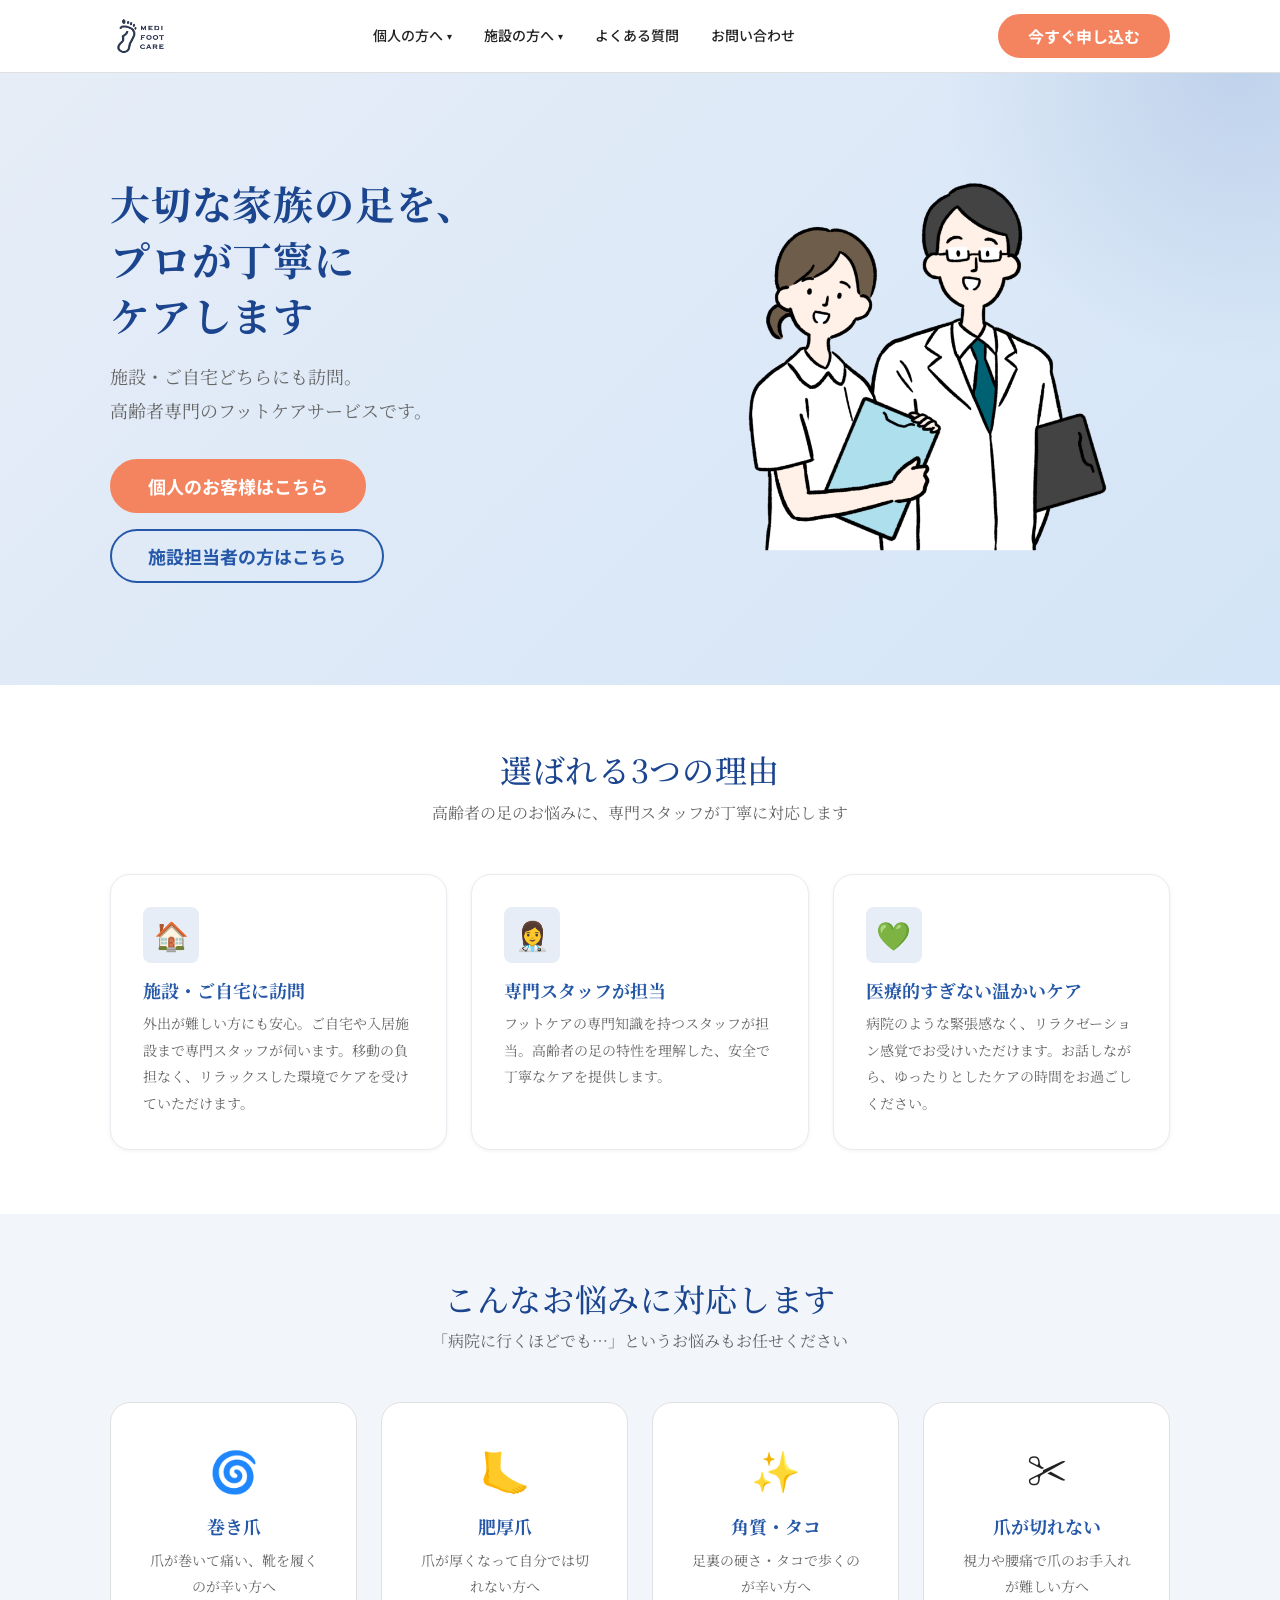
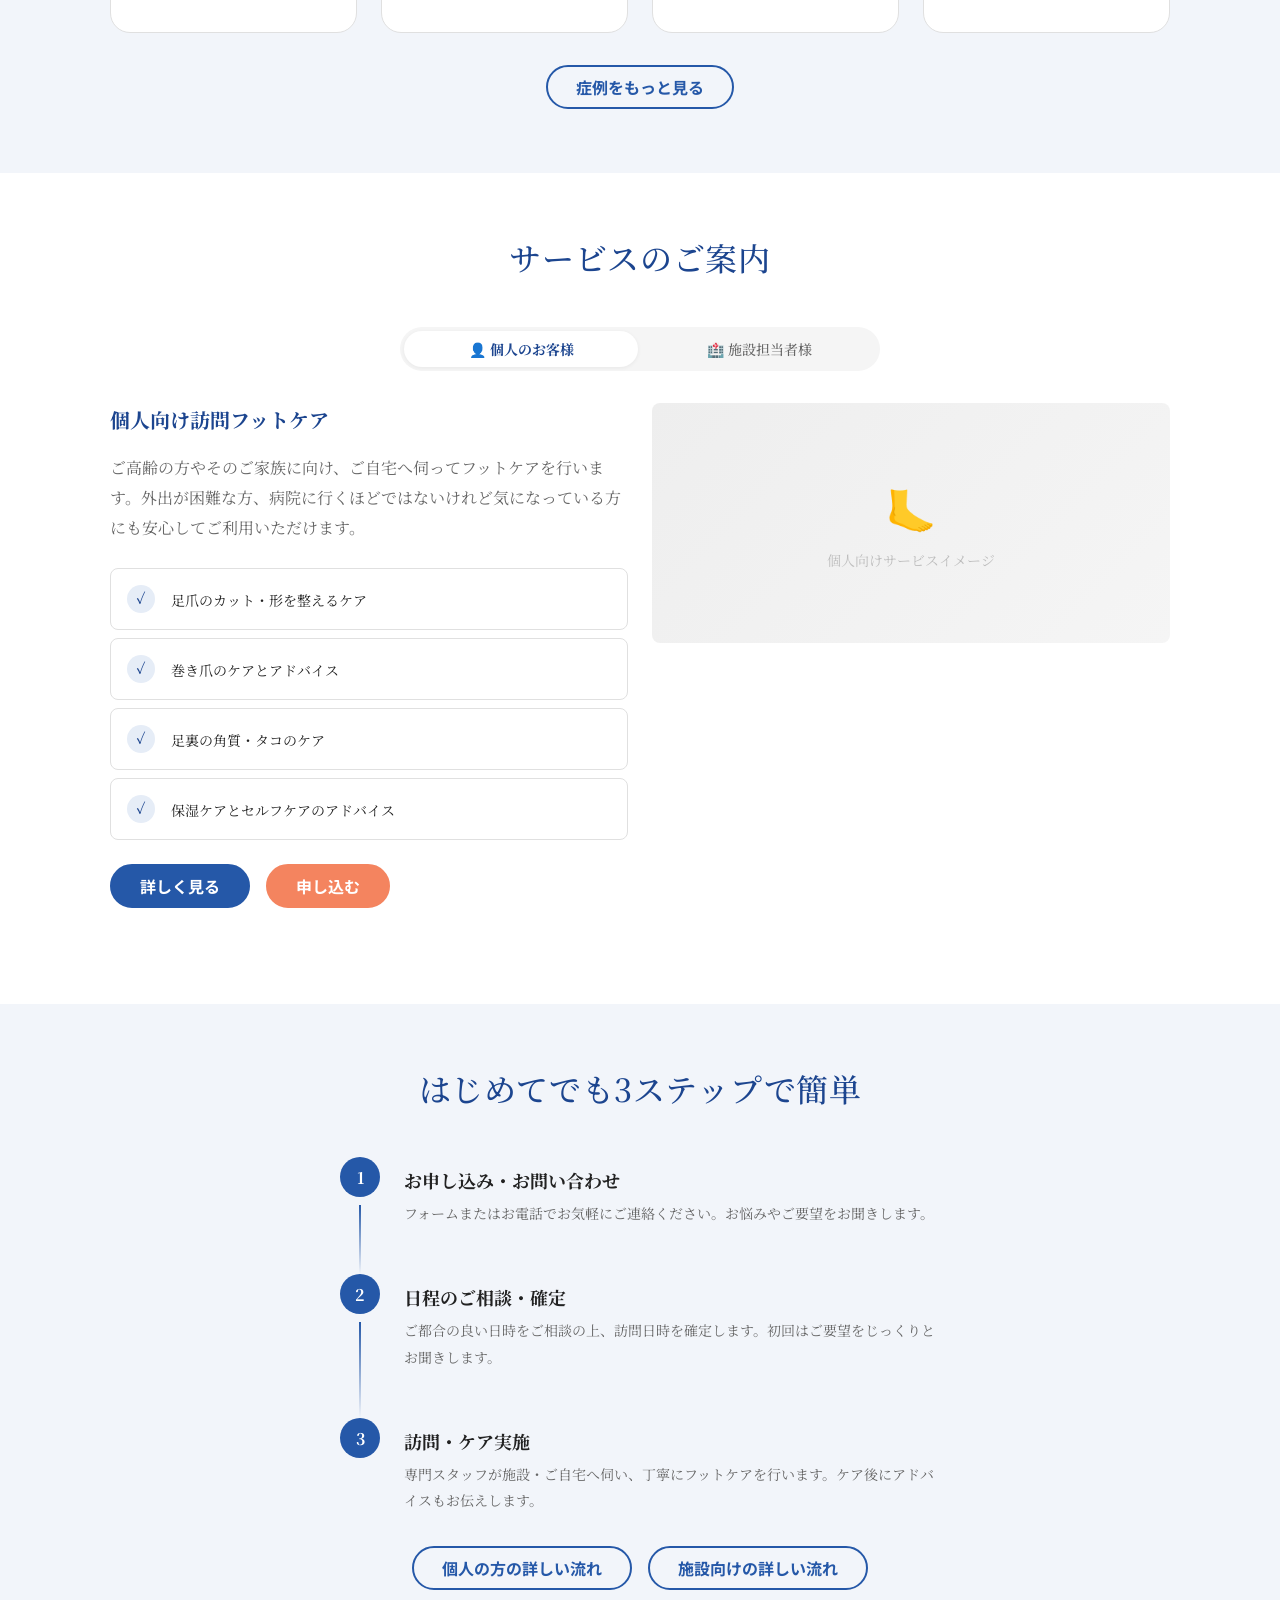
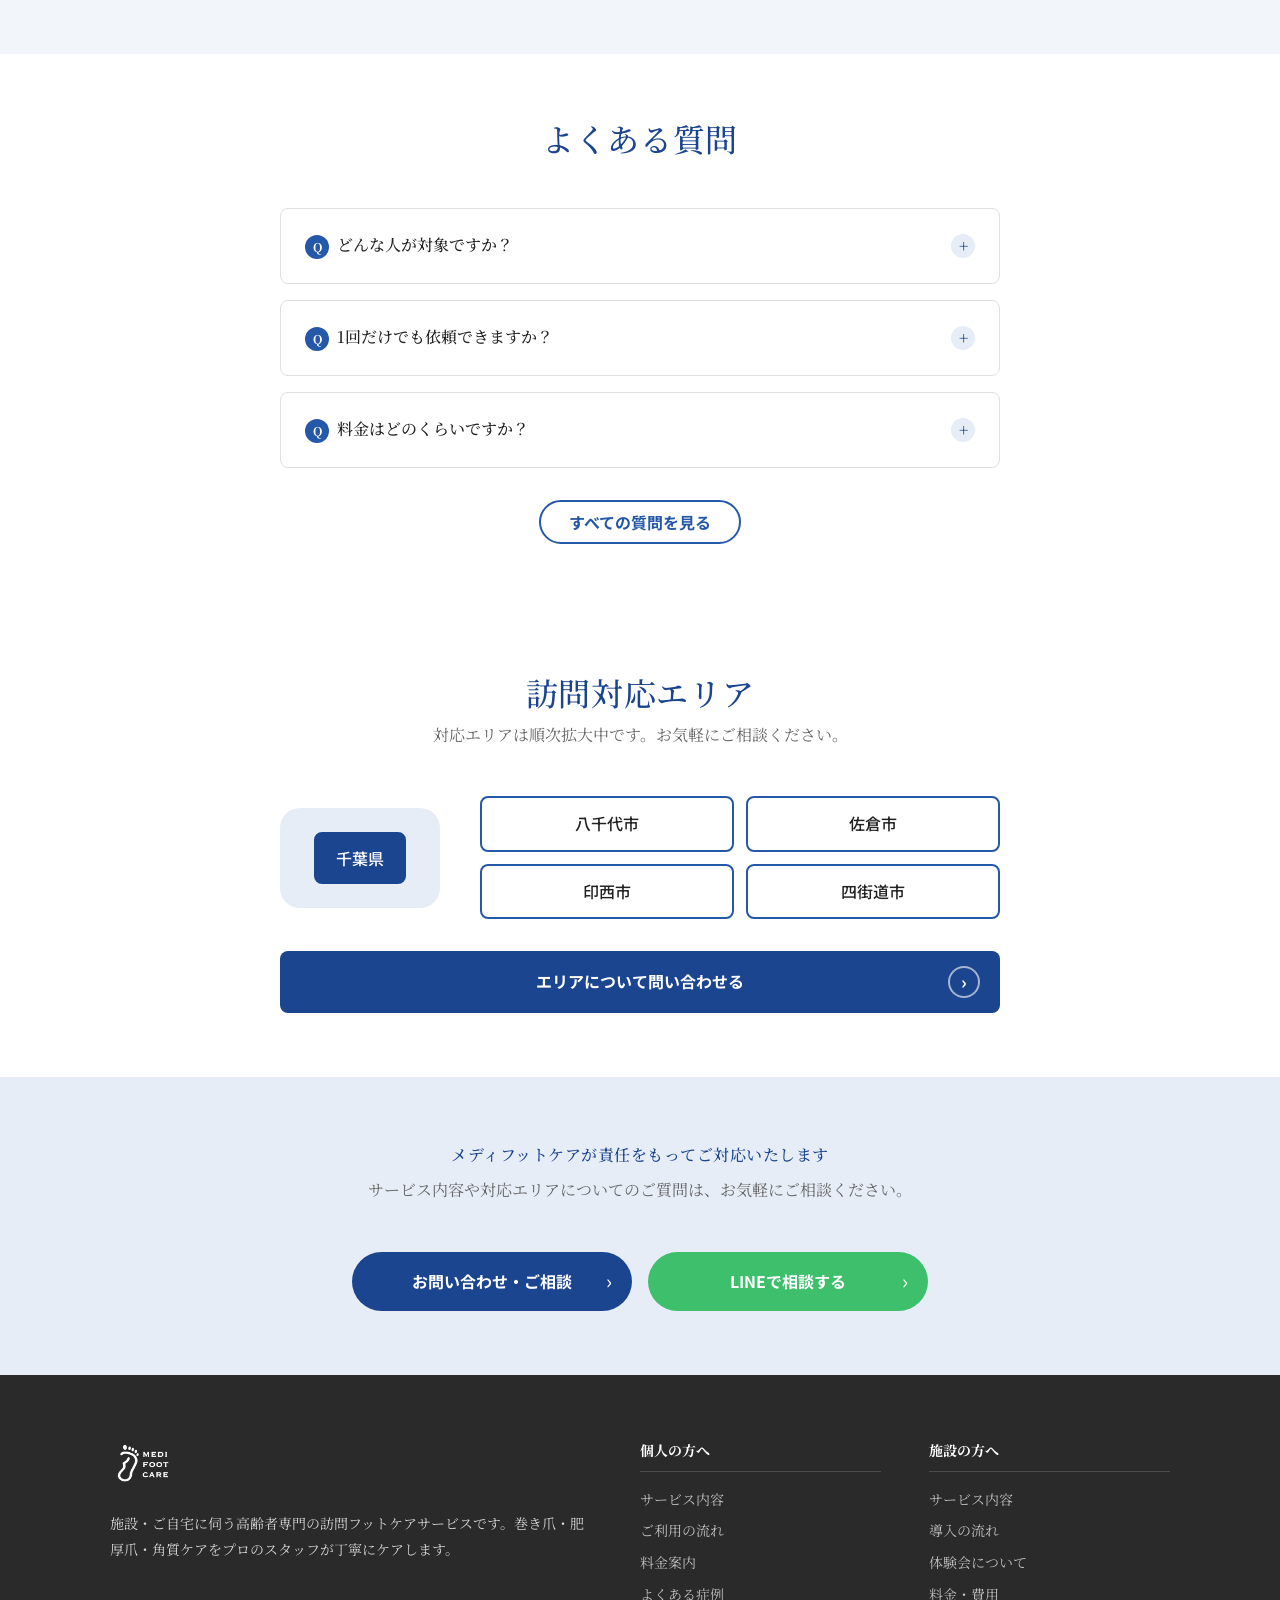
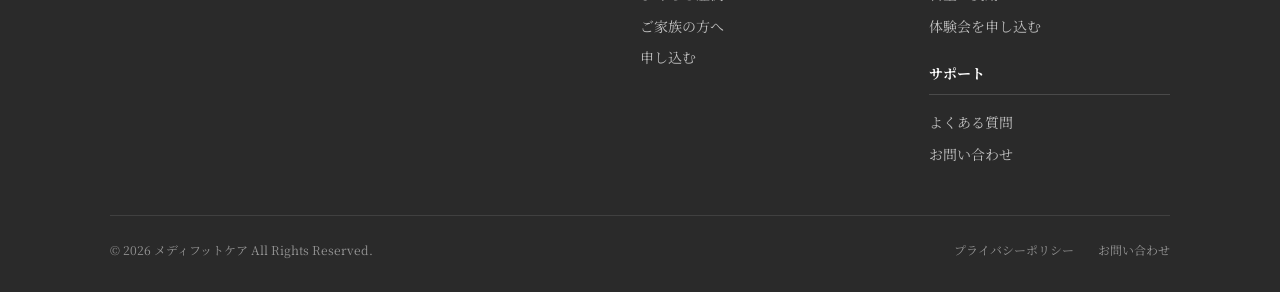
<file: index.html>
<!DOCTYPE html>
<html lang="ja">

<head>
  <meta charset="UTF-8">
  <meta name="viewport" content="width=device-width, initial-scale=1.0">
  <title>メディフットケア</title>
  <meta name="description" content="メディフットケアは、施設・ご自宅に伺う高齢者専門のフットケアサービスです。巻き爪・肥厚爪・角質ケアをプロのスタッフが丁寧にケアします。">
  <meta property="og:title" content="メディフットケア">
  <meta property="og:description" content="大切な家族の足を、プロが丁寧にケアします。施設・ご自宅どちらにも訪問。高齢者専門のフットケアサービスです。">
  <meta property="og:type" content="website">
  <meta property="og:image" content="images/ogp.png">
  <link rel="preconnect" href="https://fonts.googleapis.com">
  <link rel="preconnect" href="https://fonts.gstatic.com" crossorigin>
  <link
    href="https://fonts.googleapis.com/css2?family=Noto+Serif+JP:wght@400;500;700&family=Noto+Sans+JP:wght@400;500;700&display=swap"
    rel="stylesheet">
  <link rel="stylesheet" href="css/style.css">
</head>

<body>

  <!-- ===== ヘッダー ===== -->
  <header class="header" id="header">
    <div class="container">
      <div class="header__inner">
        <a href="index.html" class="header__logo">
          <img src="images/logo.png" alt="メディフットケア" class="header__logo-img">
        </a>

        <nav class="nav" aria-label="グローバルナビゲーション">
          <ul style="display:flex; list-style:none; gap:0; align-items:center;">
            <li class="nav__item">
              <a href="html/personal/services.html" class="nav__link">
                個人の方へ <span class="nav__arrow">▾</span>
              </a>
              <div class="dropdown">
                <a href="html/personal/services.html" class="dropdown__link">サービス内容</a>
                <a href="html/personal/flow.html" class="dropdown__link">ご利用の流れ</a>
                <a href="html/personal/pricing.html" class="dropdown__link">料金案内</a>
                <a href="html/personal/cases.html" class="dropdown__link">よくある症例</a>
                <a href="html/personal/family.html" class="dropdown__link">ご家族の方へ</a>
              </div>
            </li>
            <li class="nav__item">
              <a href="html/facility/services.html" class="nav__link">
                施設の方へ <span class="nav__arrow">▾</span>
              </a>
              <div class="dropdown">
                <a href="html/facility/services.html" class="dropdown__link">サービス内容</a>
                <a href="html/facility/flow.html" class="dropdown__link">導入の流れ</a>
                <a href="html/facility/trial.html" class="dropdown__link">体験会について</a>
                <a href="html/personal/pricing.html#facility" class="dropdown__link">料金・費用</a>
              </div>
            </li>
            <li class="nav__item">
              <a href="html/faq.html" class="nav__link">よくある質問</a>
            </li>
            <li class="nav__item">
              <a href="html/contact.html" class="nav__link">お問い合わせ</a>
            </li>
          </ul>
        </nav>

        <a href="html/personal/apply.html" class="btn btn--accent header__cta">今すぐ申し込む</a>

        <button class="hamburger" aria-label="メニューを開く" aria-expanded="false">
          <span class="hamburger__line"></span>
          <span class="hamburger__line"></span>
          <span class="hamburger__line"></span>
        </button>
      </div>
    </div>
  </header>

  <!-- モバイルメニュー -->
  <div class="mobile-menu" id="mobileMenu">
    <div class="mobile-menu__section">
      <p class="mobile-menu__label">個人の方へ</p>
      <a href="html/personal/services.html" class="mobile-menu__link">サービス内容</a>
      <a href="html/personal/flow.html" class="mobile-menu__link">ご利用の流れ</a>
      <a href="html/personal/pricing.html" class="mobile-menu__link">料金案内</a>
      <a href="html/personal/cases.html" class="mobile-menu__link">よくある症例</a>
      <a href="html/personal/family.html" class="mobile-menu__link">ご家族の方へ</a>
    </div>
    <div class="mobile-menu__section">
      <p class="mobile-menu__label">施設の方へ</p>
      <a href="html/facility/services.html" class="mobile-menu__link">サービス内容</a>
      <a href="html/facility/flow.html" class="mobile-menu__link">導入の流れ</a>
      <a href="html/facility/trial.html" class="mobile-menu__link">体験会について</a>
      <a href="html/personal/pricing.html#facility" class="mobile-menu__link">料金・費用</a>
    </div>
    <div class="mobile-menu__section">
      <p class="mobile-menu__label">サポート</p>
      <a href="html/faq.html" class="mobile-menu__link">よくある質問</a>
      <a href="html/contact.html" class="mobile-menu__link">お問い合わせ</a>
      <a href="html/privacy.html" class="mobile-menu__link">プライバシーポリシー</a>
    </div>
    <div class="mobile-menu__cta">
      <a href="html/personal/apply.html" class="btn btn--accent btn--full" style="margin-bottom:0.75rem;">個人の方はこちら</a>
      <a href="html/facility/apply.html" class="btn btn--outline btn--full">施設担当者の方はこちら</a>
    </div>
  </div>

  <!-- ===== ヒーローセクション ===== -->
  <section class="hero">
    <div class="container">
      <div class="hero__inner">
        <div class="hero__content">

          <h1 class="hero__title">
            大切な家族の足を、<br>
            <span>プロが丁寧に</span><br>
            ケアします
          </h1>
          <p class="hero__subtitle">
            施設・ご自宅どちらにも訪問。<br>
            高齢者専門のフットケアサービスです。
          </p>
          <div class="btn-group">
            <a href="html/personal/apply.html" class="btn btn--accent btn--lg">個人のお客様はこちら</a>
            <a href="html/facility/apply.html" class="btn btn--outline btn--lg">施設担当者の方はこちら</a>
          </div>
        </div>
        <div class="hero__image">
          <img src="images/看護師.png" alt="フットケアスタッフのイメージ" class="hero__img">
        </div>
      </div>
    </div>
  </section>

  <!-- ===== 3つの安心ポイント ===== -->
  <section class="section">
    <div class="container">
      <div class="section-lead">
        <h2 class="section-title section-title--center">選ばれる3つの理由</h2>
        <p class="section-subtitle section-subtitle--center">高齢者の足のお悩みに、専門スタッフが丁寧に対応します</p>
      </div>
      <div class="grid grid--3">
        <div class="card fade-in">
          <div class="card__icon">🏠</div>
          <h3 class="card__title">施設・ご自宅に訪問</h3>
          <p class="card__text">外出が難しい方にも安心。ご自宅や入居施設まで専門スタッフが伺います。移動の負担なく、リラックスした環境でケアを受けていただけます。</p>
        </div>
        <div class="card fade-in fade-in-delay-1">
          <div class="card__icon">👩‍⚕️</div>
          <h3 class="card__title">専門スタッフが担当</h3>
          <p class="card__text">フットケアの専門知識を持つスタッフが担当。高齢者の足の特性を理解した、安全で丁寧なケアを提供します。</p>
        </div>
        <div class="card fade-in fade-in-delay-2">
          <div class="card__icon">💚</div>
          <h3 class="card__title">医療的すぎない温かいケア</h3>
          <p class="card__text">病院のような緊張感なく、リラクゼーション感覚でお受けいただけます。お話しながら、ゆったりとしたケアの時間をお過ごしください。</p>
        </div>
      </div>
    </div>
  </section>

  <!-- ===== 対象となる症状 ===== -->
  <section class="section section--soft">
    <div class="container">
      <div class="section-lead">
        <h2 class="section-title section-title--center">こんなお悩みに対応します</h2>
        <p class="section-subtitle section-subtitle--center">「病院に行くほどでも…」というお悩みもお任せください</p>
      </div>
      <div class="grid grid--4">
        <div class="card card--flat fade-in" style="text-align:center;">
          <div style="font-size:2.5rem; margin-bottom:0.75rem;">🌀</div>
          <h3 class="card__title">巻き爪</h3>
          <p class="card__text">爪が巻いて痛い、靴を履くのが辛い方へ</p>
        </div>
        <div class="card card--flat fade-in fade-in-delay-1" style="text-align:center;">
          <div style="font-size:2.5rem; margin-bottom:0.75rem;">🦶</div>
          <h3 class="card__title">肥厚爪</h3>
          <p class="card__text">爪が厚くなって自分では切れない方へ</p>
        </div>
        <div class="card card--flat fade-in fade-in-delay-2" style="text-align:center;">
          <div style="font-size:2.5rem; margin-bottom:0.75rem;">✨</div>
          <h3 class="card__title">角質・タコ</h3>
          <p class="card__text">足裏の硬さ・タコで歩くのが辛い方へ</p>
        </div>
        <div class="card card--flat fade-in fade-in-delay-3" style="text-align:center;">
          <div style="font-size:2.5rem; margin-bottom:0.75rem;">✂️</div>
          <h3 class="card__title">爪が切れない</h3>
          <p class="card__text">視力や腰痛で爪のお手入れが難しい方へ</p>
        </div>
      </div>
      <div style="text-align:center; margin-top:2rem;">
        <a href="html/personal/cases.html" class="btn btn--outline">症例をもっと見る</a>
      </div>
    </div>
  </section>

  <!-- ===== 個人・施設向けサービス（タブ） ===== -->
  <section class="section">
    <div class="container">
      <div class="section-lead">
        <h2 class="section-title section-title--center">サービスのご案内</h2>
      </div>
      <div class="tabs">
        <div class="tabs__nav" style="max-width:480px; margin:0 auto 2rem;">
          <button class="tabs__btn active" type="button">👤 個人のお客様</button>
          <button class="tabs__btn" type="button">🏥 施設担当者様</button>
        </div>

        <div class="tabs__panel active">
          <div class="grid grid--2" style="align-items:start;">
            <div>
              <h3 style="font-size:1.25rem; font-weight:700; margin-bottom:1rem; color:var(--color-primary-dark);">
                個人向け訪問フットケア</h3>
              <p style="color:var(--color-text-light); line-height:1.9; margin-bottom:1.5rem;">
                ご高齢の方やそのご家族に向け、ご自宅へ伺ってフットケアを行います。外出が困難な方、病院に行くほどではないけれど気になっている方にも安心してご利用いただけます。
              </p>
              <div class="check-list">
                <div class="check-list__item">
                  <div class="check-list__item-icon">✓</div>
                  <div class="check-list__item-text">足爪のカット・形を整えるケア</div>
                </div>
                <div class="check-list__item">
                  <div class="check-list__item-icon">✓</div>
                  <div class="check-list__item-text">巻き爪のケアとアドバイス</div>
                </div>
                <div class="check-list__item">
                  <div class="check-list__item-icon">✓</div>
                  <div class="check-list__item-text">足裏の角質・タコのケア</div>
                </div>
                <div class="check-list__item">
                  <div class="check-list__item-icon">✓</div>
                  <div class="check-list__item-text">保湿ケアとセルフケアのアドバイス</div>
                </div>
              </div>
              <div style="margin-top:1.5rem;" class="btn-group">
                <a href="html/personal/services.html" class="btn btn--primary">詳しく見る</a>
                <a href="html/personal/apply.html" class="btn btn--accent">申し込む</a>
              </div>
            </div>
            <div>
              <div class="img-placeholder img-placeholder--md">
                <div class="img-placeholder__icon">🦶</div>
                <p class="img-placeholder__text">個人向けサービスイメージ</p>
              </div>
            </div>
          </div>
        </div>

        <div class="tabs__panel">
          <div class="grid grid--2" style="align-items:start;">
            <div>
              <h3 style="font-size:1.25rem; font-weight:700; margin-bottom:1rem; color:var(--color-primary-dark);">
                施設向け訪問フットケア</h3>
              <p style="color:var(--color-text-light); line-height:1.9; margin-bottom:1.5rem;">
                特別養護老人ホーム・デイサービス・サービス付き高齢者向け住宅など、各種施設への定期訪問に対応します。まずは体験会から気軽にお試しいただけます。
              </p>
              <div class="check-list">
                <div class="check-list__item">
                  <div class="check-list__item-icon">✓</div>
                  <div class="check-list__item-text">施設への定期訪問サービス</div>
                </div>
                <div class="check-list__item">
                  <div class="check-list__item-icon">✓</div>
                  <div class="check-list__item-text">複数名の効率的なケア対応</div>
                </div>
                <div class="check-list__item">
                  <div class="check-list__item-icon">✓</div>
                  <div class="check-list__item-text">ケア後の報告書作成</div>
                </div>
                <div class="check-list__item">
                  <div class="check-list__item-icon">✓</div>
                  <div class="check-list__item-text">まずは体験会からOK</div>
                </div>
              </div>
              <div style="margin-top:1.5rem;" class="btn-group">
                <a href="html/facility/services.html" class="btn btn--primary">詳しく見る</a>
                <a href="html/facility/apply.html" class="btn btn--accent">体験会を申し込む</a>
              </div>
            </div>
            <div>
              <div class="img-placeholder img-placeholder--md">
                <div class="img-placeholder__icon">🏥</div>
                <p class="img-placeholder__text">施設向けサービスイメージ</p>
              </div>
            </div>
          </div>
        </div>
      </div>
    </div>
  </section>

  <!-- ===== ご利用の流れ（簡略版） ===== -->
  <section class="section section--soft">
    <div class="container">
      <div class="section-lead">
        <h2 class="section-title section-title--center">はじめてでも3ステップで簡単</h2>
      </div>
      <div style="max-width:600px; margin:0 auto;">
        <div class="steps">
          <div class="step fade-in">
            <div class="step__number">
              <div class="step__circle">1</div>
            </div>
            <div class="step__body">
              <h3 class="step__title">お申し込み・お問い合わせ</h3>
              <p class="step__text">フォームまたはお電話でお気軽にご連絡ください。お悩みやご要望をお聞きします。</p>
            </div>
          </div>
          <div class="step fade-in fade-in-delay-1">
            <div class="step__number">
              <div class="step__circle">2</div>
            </div>
            <div class="step__body">
              <h3 class="step__title">日程のご相談・確定</h3>
              <p class="step__text">ご都合の良い日時をご相談の上、訪問日時を確定します。初回はご要望をじっくりとお聞きします。</p>
            </div>
          </div>
          <div class="step fade-in fade-in-delay-2">
            <div class="step__number">
              <div class="step__circle">3</div>
            </div>
            <div class="step__body">
              <h3 class="step__title">訪問・ケア実施</h3>
              <p class="step__text">専門スタッフが施設・ご自宅へ伺い、丁寧にフットケアを行います。ケア後にアドバイスもお伝えします。</p>
            </div>
          </div>
        </div>
      </div>
      <div style="text-align:center; margin-top:2rem;" class="btn-group btn-group--center">
        <a href="html/personal/flow.html" class="btn btn--outline">個人の方の詳しい流れ</a>
        <a href="html/facility/flow.html" class="btn btn--outline">施設向けの詳しい流れ</a>
      </div>
    </div>
  </section>

  <!-- ===== よくある質問（上位3件） ===== -->
  <section class="section">
    <div class="container">
      <div class="section-lead">
        <h2 class="section-title section-title--center">よくある質問</h2>
      </div>
      <div class="accordion" style="max-width:720px; margin:0 auto;">
        <div class="accordion__item fade-in">
          <button class="accordion__trigger" type="button">
            <div class="accordion__q">
              <span class="accordion__q-label">Q</span>
              <span>どんな人が対象ですか？</span>
            </div>
            <span class="accordion__icon">+</span>
          </button>
          <div class="accordion__content">
            <div class="accordion__body">
              <div class="accordion__body-inner">
                <span class="accordion__a-label">A</span>
                <span>主にご高齢の方（60代以上）やその介護をされているご家族を対象としています。足腰の痛みや視力低下などで自分での爪切りが難しい方、巻き爪・肥厚爪などでお悩みの方はどなたでもご相談ください。</span>
              </div>
            </div>
          </div>
        </div>
        <div class="accordion__item fade-in fade-in-delay-1">
          <button class="accordion__trigger" type="button">
            <div class="accordion__q">
              <span class="accordion__q-label">Q</span>
              <span>1回だけでも依頼できますか？</span>
            </div>
            <span class="accordion__icon">+</span>
          </button>
          <div class="accordion__content">
            <div class="accordion__body">
              <div class="accordion__body-inner">
                <span class="accordion__a-label">A</span>
                <span>はい、1回からご依頼いただけます。「まず試してみたい」という方もお気軽にどうぞ。定期的なケアをご希望の場合は、継続プランもご相談いただけます。</span>
              </div>
            </div>
          </div>
        </div>
        <div class="accordion__item fade-in fade-in-delay-2">
          <button class="accordion__trigger" type="button">
            <div class="accordion__q">
              <span class="accordion__q-label">Q</span>
              <span>料金はどのくらいですか？</span>
            </div>
            <span class="accordion__icon">+</span>
          </button>
          <div class="accordion__content">
            <div class="accordion__body">
              <div class="accordion__body-inner">
                <span class="accordion__a-label">A</span>
                <span>足爪ケア（両足）¥4,000〜、角質ケア¥3,000〜、巻き爪ケア¥5,000〜が目安です。状態によって異なる場合があります。詳しくは料金ページをご覧ください。</span>
              </div>
            </div>
          </div>
        </div>
      </div>
      <div style="text-align:center; margin-top:2rem;">
        <a href="html/faq.html" class="btn btn--outline">すべての質問を見る</a>
      </div>
    </div>
  </section>

  <!-- ===== 対応エリア ===== -->
  <section class="section">
    <div class="container">
      <div class="section-lead">
        <h2 class="section-title section-title--center">訪問対応エリア</h2>
        <p class="section-subtitle section-subtitle--center">対応エリアは順次拡大中です。お気軽にご相談ください。</p>
      </div>

      <div class="area-selector">
        <!-- 左パネル：都道府県 -->
        <!-- AREA_PREF_START: 都道府県を追加する場合はここに area-pref__btn を追加してください -->
        <div class="area-pref">
          <button class="area-pref__btn area-pref__btn--active" data-pref="chiba">千葉県</button>
        </div>
        <!-- AREA_PREF_END -->

        <!-- 矢印 -->
        <!-- 右パネル：市区町村 -->
        <div class="area-cities">
          <!-- AREA_CITIES_START: 市区町村を追加・変更する場合はここを更新してください -->
          <div class="area-cities__group" data-pref="chiba">
            <span class="area-city">八千代市</span>
            <span class="area-city">佐倉市</span>
            <span class="area-city">印西市</span>
            <span class="area-city">四街道市</span>
          </div>
          <!-- AREA_CITIES_END -->
        </div>
      </div>

      <div style="max-width:720px; margin:2rem auto 0;">
        <a href="html/contact.html" class="btn-more">
          エリアについて問い合わせる
          <span class="btn-more__icon">›</span>
        </a>
      </div>
    </div>
  </section>

  <!-- ===== 申込みCTA ===== -->
  <section class="cta-section">
    <div class="container">
      <p class="cta-section__lead">メディフットケアが責任をもってご対応いたします</p>
      <p class="section-subtitle">
        サービス内容や対応エリアについてのご質問は、お気軽にご相談ください。
      </p>
      <div class="cta-section__buttons cta-section__buttons--center">
        <a href="html/contact.html" class="cta-section__btn cta-section__btn--blue">
          お問い合わせ・ご相談 <span class="cta-section__btn-arrow">›</span>
        </a>
        <a href="html/personal/apply.html" class="cta-section__btn cta-section__btn--green">
          LINEで相談する <span class="cta-section__btn-arrow">›</span>
        </a>
      </div>
    </div>
  </section>

  <!-- ===== フッター ===== -->
  <footer class="footer">
    <div class="container">
      <div class="footer__grid">
        <div>
          <a href="index.html" class="footer__logo">
            <img src="images/logo.png" alt="メディフットケア" class="footer__logo-img">
          </a>
          <p class="footer__brand-desc">
            施設・ご自宅に伺う高齢者専門の訪問フットケアサービスです。巻き爪・肥厚爪・角質ケアをプロのスタッフが丁寧にケアします。
          </p>
        </div>
        <div>
          <h3 class="footer__section-title">個人の方へ</h3>
          <div class="footer__links">
            <a href="html/personal/services.html" class="footer__link">サービス内容</a>
            <a href="html/personal/flow.html" class="footer__link">ご利用の流れ</a>
            <a href="html/personal/pricing.html" class="footer__link">料金案内</a>
            <a href="html/personal/cases.html" class="footer__link">よくある症例</a>
            <a href="html/personal/family.html" class="footer__link">ご家族の方へ</a>
            <a href="html/personal/apply.html" class="footer__link">申し込む</a>
          </div>
        </div>
        <div>
          <h3 class="footer__section-title">施設の方へ</h3>
          <div class="footer__links">
            <a href="html/facility/services.html" class="footer__link">サービス内容</a>
            <a href="html/facility/flow.html" class="footer__link">導入の流れ</a>
            <a href="html/facility/trial.html" class="footer__link">体験会について</a>
            <a href="html/personal/pricing.html#facility" class="footer__link">料金・費用</a>
            <a href="html/facility/apply.html" class="footer__link">体験会を申し込む</a>
          </div>
          <h3 class="footer__section-title" style="margin-top:1.5rem;">サポート</h3>
          <div class="footer__links">
            <a href="html/faq.html" class="footer__link">よくある質問</a>
            <a href="html/contact.html" class="footer__link">お問い合わせ</a>
          </div>
        </div>
      </div>
      <div class="footer__bottom">
        <p class="footer__copyright">&copy; 2026 メディフットケア All Rights Reserved.</p>
        <div class="footer__bottom-links">
          <a href="html/privacy.html" class="footer__bottom-link">プライバシーポリシー</a>
          <a href="html/contact.html" class="footer__bottom-link">お問い合わせ</a>
        </div>
      </div>
    </div>
  </footer>

  <script src="js/main.js"></script>
</body>

</html>
</file>
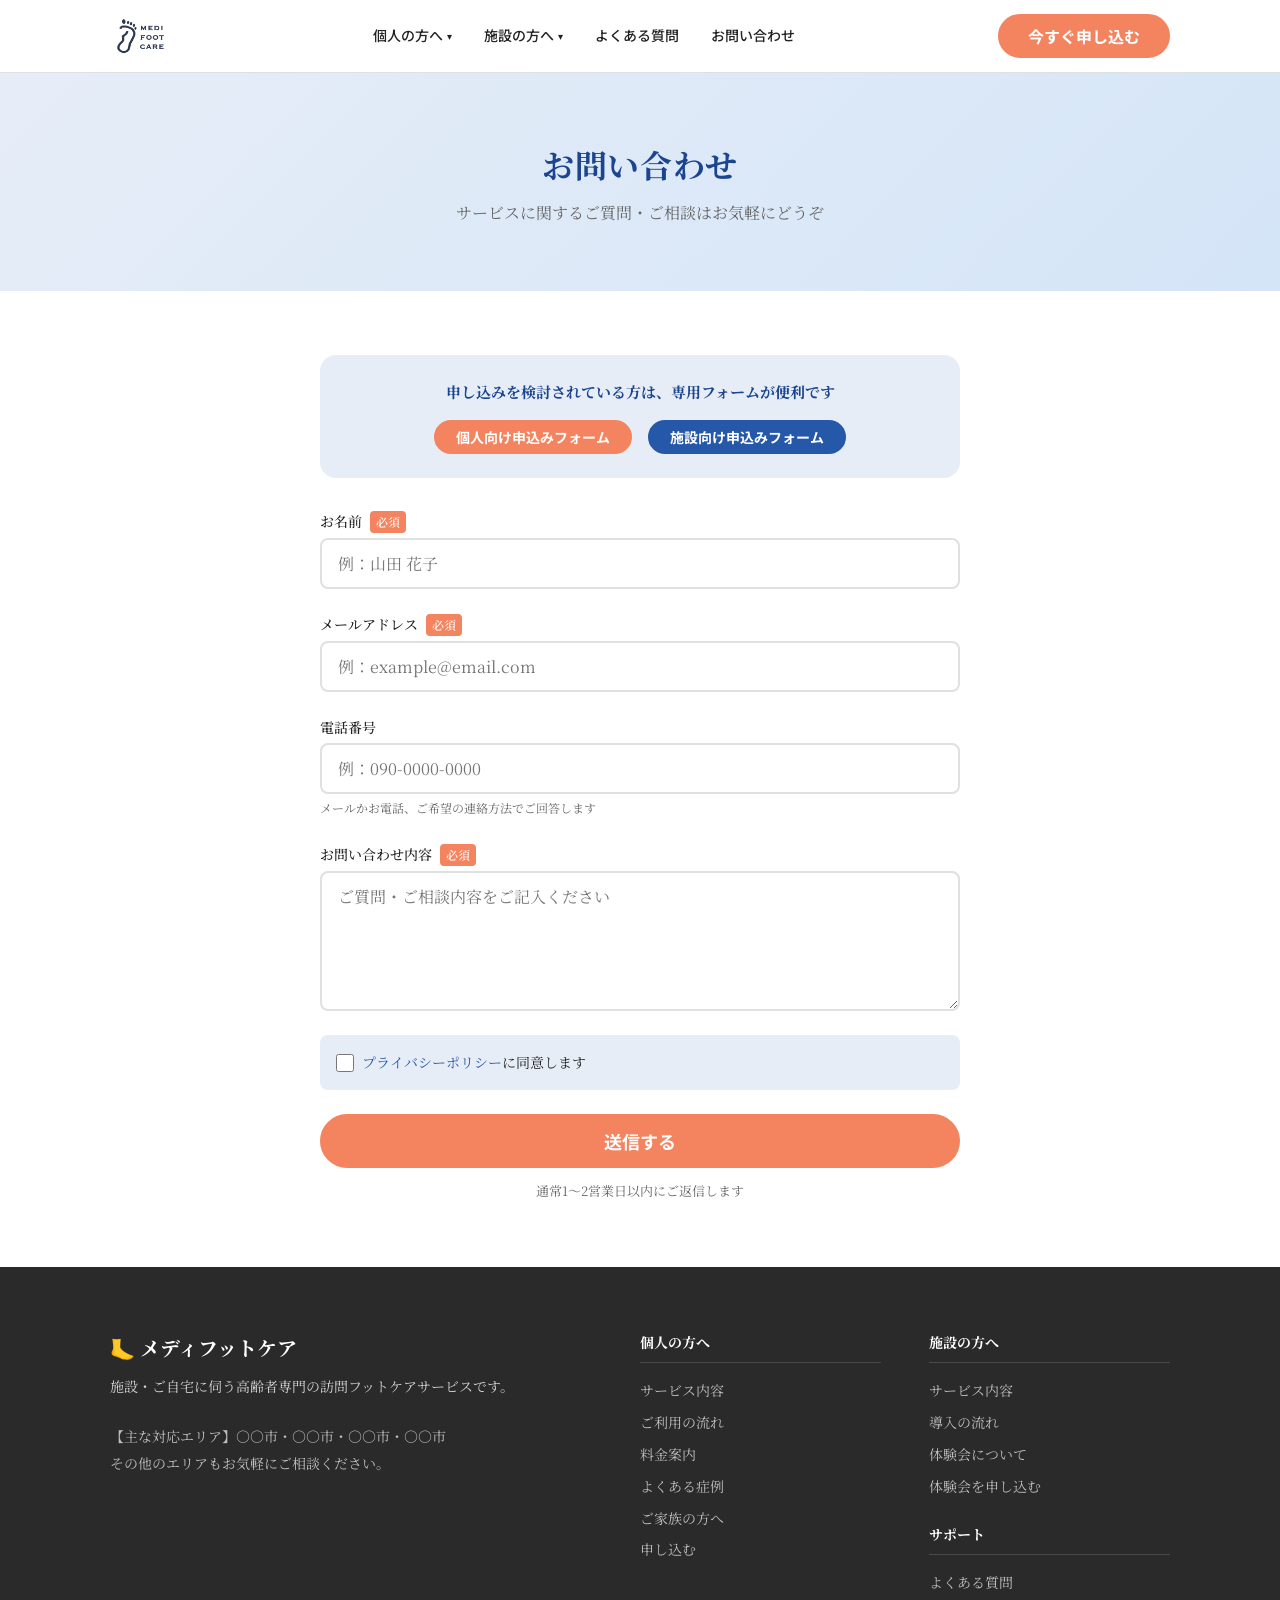
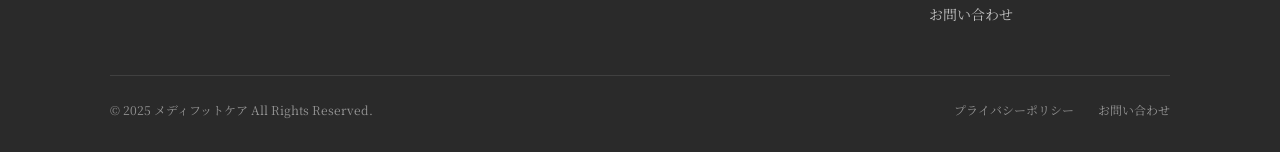
<file: html/contact.html>
<!DOCTYPE html>
<html lang="ja">
<head>
  <meta charset="UTF-8">
  <meta name="viewport" content="width=device-width, initial-scale=1.0">
  <title>お問い合わせ｜メディフットケア</title>
  <meta name="description" content="メディフットケアへのお問い合わせはこちら。サービスに関するご質問・ご相談をお気軽にどうぞ。">
  <meta property="og:title" content="お問い合わせ｜メディフットケア">
  <meta property="og:type" content="website">
  <link rel="preconnect" href="https://fonts.googleapis.com">
  <link rel="preconnect" href="https://fonts.gstatic.com" crossorigin>
  <link href="https://fonts.googleapis.com/css2?family=Noto+Serif+JP:wght@400;500;700&family=Noto+Sans+JP:wght@400;500;700&display=swap" rel="stylesheet">
  <link rel="stylesheet" href="../css/style.css">
</head>
<body>

<header class="header" id="header">
  <div class="container">
    <div class="header__inner">
      <a href="../index.html" class="header__logo">
        <img src="../images/logo.png" alt="メディフットケア" class="header__logo-img">
      </a>
      <nav class="nav" aria-label="グローバルナビゲーション">
        <ul style="display:flex; list-style:none; gap:0; align-items:center;">
          <li class="nav__item">
            <a href="personal/services.html" class="nav__link">個人の方へ <span class="nav__arrow">▾</span></a>
            <div class="dropdown">
              <a href="personal/services.html" class="dropdown__link">サービス内容</a>
              <a href="personal/flow.html" class="dropdown__link">ご利用の流れ</a>
              <a href="personal/pricing.html" class="dropdown__link">料金案内</a>
              <a href="personal/cases.html" class="dropdown__link">よくある症例</a>
              <a href="personal/family.html" class="dropdown__link">ご家族の方へ</a>
            </div>
          </li>
          <li class="nav__item">
            <a href="facility/services.html" class="nav__link">施設の方へ <span class="nav__arrow">▾</span></a>
            <div class="dropdown">
              <a href="facility/services.html" class="dropdown__link">サービス内容</a>
              <a href="facility/flow.html" class="dropdown__link">導入の流れ</a>
              <a href="facility/trial.html" class="dropdown__link">体験会について</a>
              <a href="personal/pricing.html#facility" class="dropdown__link">料金・費用</a>
            </div>
          </li>
          <li class="nav__item"><a href="faq.html" class="nav__link">よくある質問</a></li>
          <li class="nav__item"><a href="contact.html" class="nav__link">お問い合わせ</a></li>
        </ul>
      </nav>
      <a href="personal/apply.html" class="btn btn--accent header__cta">今すぐ申し込む</a>
      <button class="hamburger" aria-label="メニューを開く" aria-expanded="false">
        <span class="hamburger__line"></span><span class="hamburger__line"></span><span class="hamburger__line"></span>
      </button>
    </div>
  </div>
</header>
<div class="mobile-menu" id="mobileMenu">
  <div class="mobile-menu__section">
    <p class="mobile-menu__label">個人の方へ</p>
    <a href="personal/services.html" class="mobile-menu__link">サービス内容</a>
    <a href="personal/flow.html" class="mobile-menu__link">ご利用の流れ</a>
    <a href="personal/pricing.html" class="mobile-menu__link">料金案内</a>
    <a href="personal/cases.html" class="mobile-menu__link">よくある症例</a>
    <a href="personal/family.html" class="mobile-menu__link">ご家族の方へ</a>
  </div>
  <div class="mobile-menu__section">
    <p class="mobile-menu__label">施設の方へ</p>
    <a href="facility/services.html" class="mobile-menu__link">サービス内容</a>
    <a href="facility/flow.html" class="mobile-menu__link">導入の流れ</a>
    <a href="facility/trial.html" class="mobile-menu__link">体験会について</a>
    <a href="personal/pricing.html#facility" class="mobile-menu__link">料金・費用</a>
  </div>
  <div class="mobile-menu__section">
    <p class="mobile-menu__label">サポート</p>
    <a href="faq.html" class="mobile-menu__link">よくある質問</a>
    <a href="contact.html" class="mobile-menu__link">お問い合わせ</a>
  </div>
  <div class="mobile-menu__cta">
    <a href="personal/apply.html" class="btn btn--accent btn--full" style="margin-bottom:0.75rem;">個人の方はこちら</a>
    <a href="facility/apply.html" class="btn btn--outline btn--full">施設担当者の方はこちら</a>
  </div>
</div>

<div class="page-header">
  <div class="container">    <h1 class="page-header__title">お問い合わせ</h1>
    <p class="page-header__subtitle">サービスに関するご質問・ご相談はお気軽にどうぞ</p>
  </div>
</div>

<section class="section">
  <div class="container">

    <!-- 申込みページへの誘導 -->
    <div style="background:var(--color-primary-light); border-radius:1rem; padding:1.5rem; max-width:640px; margin:0 auto 2rem; text-align:center;">
      <p style="font-size:0.9375rem; color:var(--color-primary-dark); font-weight:700; margin-bottom:0.5rem;">申し込みを検討されている方は、専用フォームが便利です</p>
      <div class="btn-group btn-group--center" style="margin-top:1rem;">
        <a href="personal/apply.html" class="btn btn--accent btn--sm">個人向け申込みフォーム</a>
        <a href="facility/apply.html" class="btn btn--primary btn--sm">施設向け申込みフォーム</a>
      </div>
    </div>

    <div class="form">
      <form
        action="https://formspree.io/f/YOUR_FORM_ID"
        method="POST"
        data-validate
      >
        <!-- Honeypot スパム対策 -->
        <input type="text" name="_gotcha" class="honeypot" tabindex="-1" autocomplete="off">
        <!-- フォーム送信後のリダイレクト先 -->
        <input type="hidden" name="_next" value="thank-you.html">
        <input type="hidden" name="_subject" value="【メディフットケア】お問い合わせがありました">

        <div class="form__group">
          <label class="form__label" for="name">
            お名前
            <span class="form__required">必須</span>
          </label>
          <input
            type="text"
            id="name"
            name="name"
            class="form__input"
            placeholder="例：山田 花子"
            required
            autocomplete="name"
          >
        </div>

        <div class="form__group">
          <label class="form__label" for="email">
            メールアドレス
            <span class="form__required">必須</span>
          </label>
          <input
            type="email"
            id="email"
            name="email"
            class="form__input"
            placeholder="例：example@email.com"
            required
            autocomplete="email"
          >
        </div>

        <div class="form__group">
          <label class="form__label" for="tel">
            電話番号
          </label>
          <input
            type="tel"
            id="tel"
            name="tel"
            class="form__input"
            placeholder="例：090-0000-0000"
            autocomplete="tel"
          >
          <p class="form__hint">メールかお電話、ご希望の連絡方法でご回答します</p>
        </div>

        <div class="form__group">
          <label class="form__label" for="message">
            お問い合わせ内容
            <span class="form__required">必須</span>
          </label>
          <textarea
            id="message"
            name="message"
            class="form__textarea"
            placeholder="ご質問・ご相談内容をご記入ください"
            required
          ></textarea>
        </div>

        <div class="form__group">
          <div class="form__privacy">
            <label class="form__checkbox-item">
              <input type="checkbox" name="privacy" required>
              <span><a href="privacy.html" target="_blank" style="color:var(--color-primary);">プライバシーポリシー</a>に同意します</span>
            </label>
          </div>
        </div>

        <div class="form__submit">
          <button type="submit" class="btn btn--accent btn--lg btn--full">送信する</button>
          <p style="font-size:0.8125rem; color:var(--color-text-light); margin-top:0.75rem;">通常1〜2営業日以内にご返信します</p>
        </div>
      </form>
    </div>
  </div>
</section>

<footer class="footer">
  <div class="container">
    <div class="footer__grid">
      <div>
        <div class="footer__brand-name">🦶 メディフットケア</div>
        <p class="footer__brand-desc">施設・ご自宅に伺う高齢者専門の訪問フットケアサービスです。</p>
        <div style="margin-top:1rem;">
          <!-- AREA_START: ここを更新してください -->
          <p class="footer__area">【主な対応エリア】○○市・○○市・○○市・○○市</p>
          <p class="footer__area">その他のエリアもお気軽にご相談ください。</p>
          <!-- AREA_END -->
        </div>
      </div>
      <div>
        <h3 class="footer__section-title">個人の方へ</h3>
        <div class="footer__links">
          <a href="personal/services.html" class="footer__link">サービス内容</a>
          <a href="personal/flow.html" class="footer__link">ご利用の流れ</a>
          <a href="personal/pricing.html" class="footer__link">料金案内</a>
          <a href="personal/cases.html" class="footer__link">よくある症例</a>
          <a href="personal/family.html" class="footer__link">ご家族の方へ</a>
          <a href="personal/apply.html" class="footer__link">申し込む</a>
        </div>
      </div>
      <div>
        <h3 class="footer__section-title">施設の方へ</h3>
        <div class="footer__links">
          <a href="facility/services.html" class="footer__link">サービス内容</a>
          <a href="facility/flow.html" class="footer__link">導入の流れ</a>
          <a href="facility/trial.html" class="footer__link">体験会について</a>
          <a href="facility/apply.html" class="footer__link">体験会を申し込む</a>
        </div>
        <h3 class="footer__section-title" style="margin-top:1.5rem;">サポート</h3>
        <div class="footer__links">
          <a href="faq.html" class="footer__link">よくある質問</a>
          <a href="contact.html" class="footer__link">お問い合わせ</a>
        </div>
      </div>
    </div>
    <div class="footer__bottom">
      <p class="footer__copyright">&copy; 2025 メディフットケア All Rights Reserved.</p>
      <div class="footer__bottom-links">
        <a href="privacy.html" class="footer__bottom-link">プライバシーポリシー</a>
        <a href="contact.html" class="footer__bottom-link">お問い合わせ</a>
      </div>
    </div>
  </div>
</footer>
<script src="../js/main.js"></script>
</body>
</html>
</file>
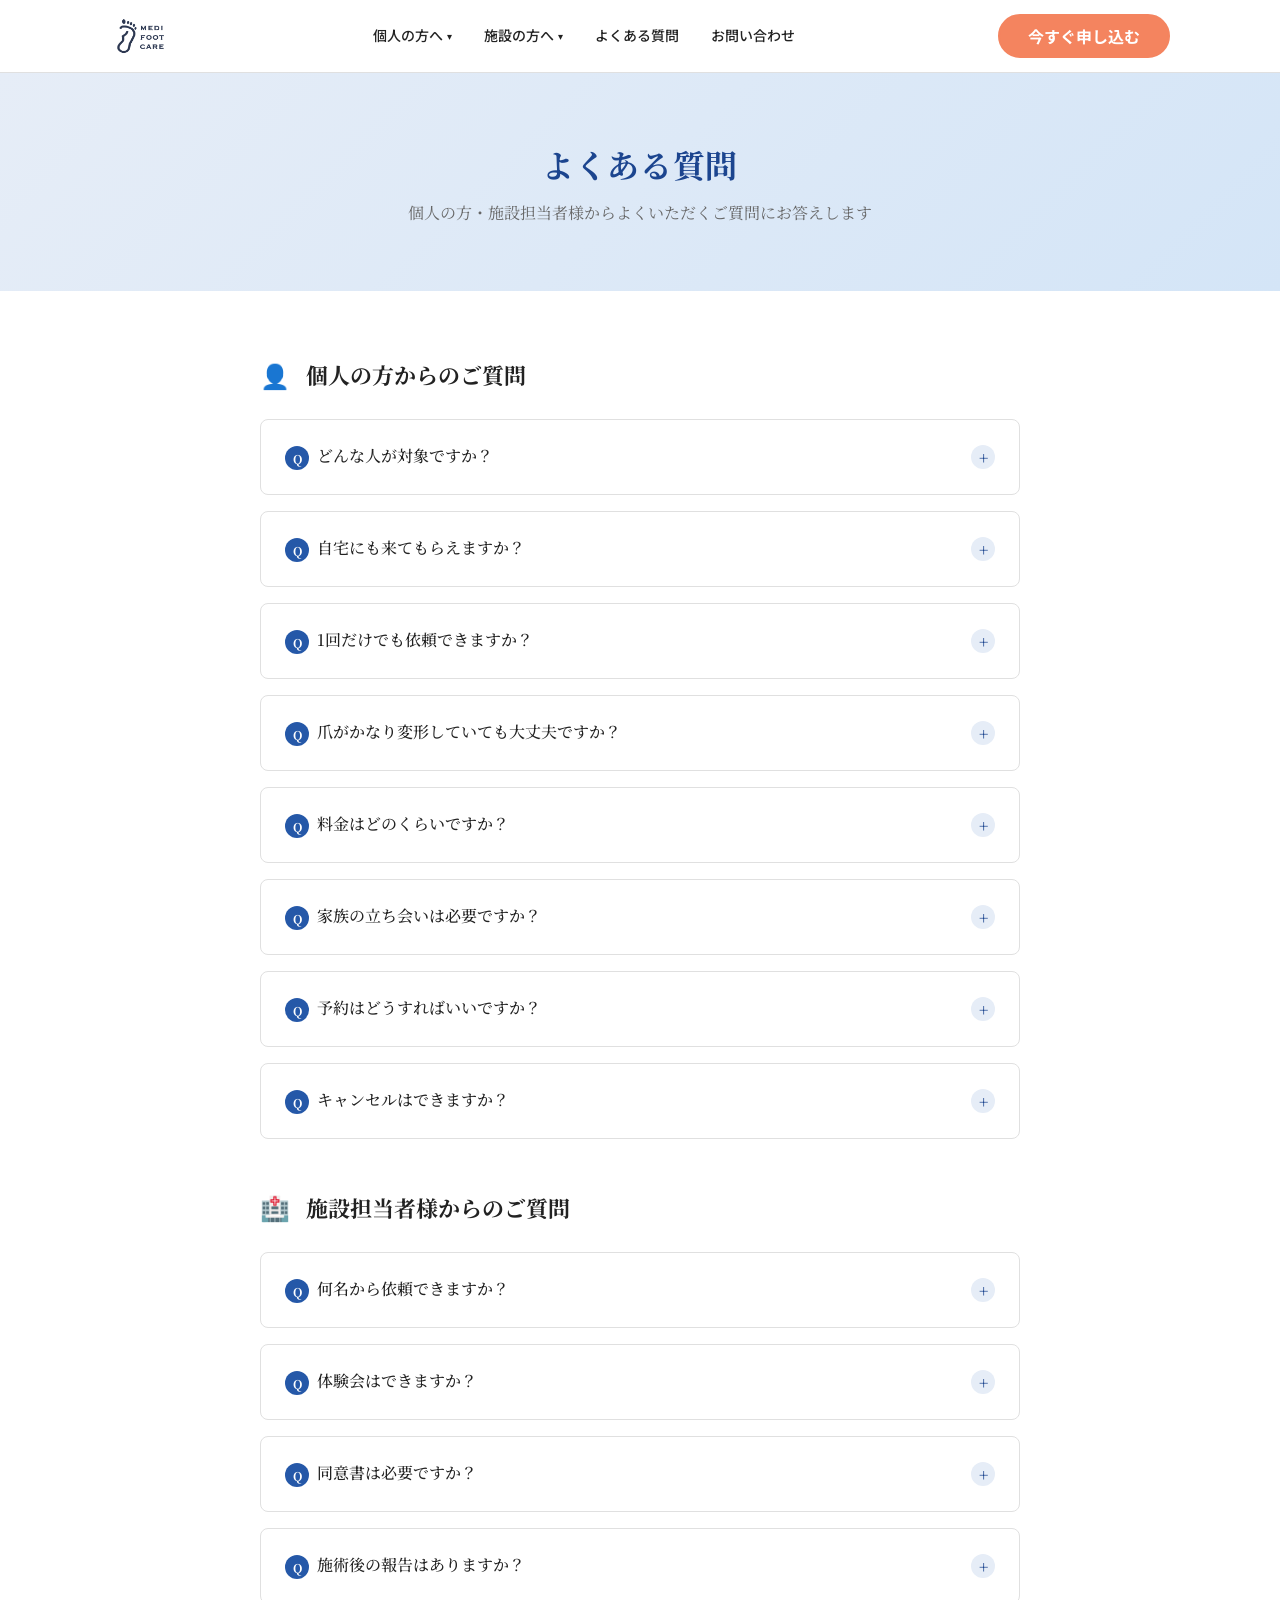
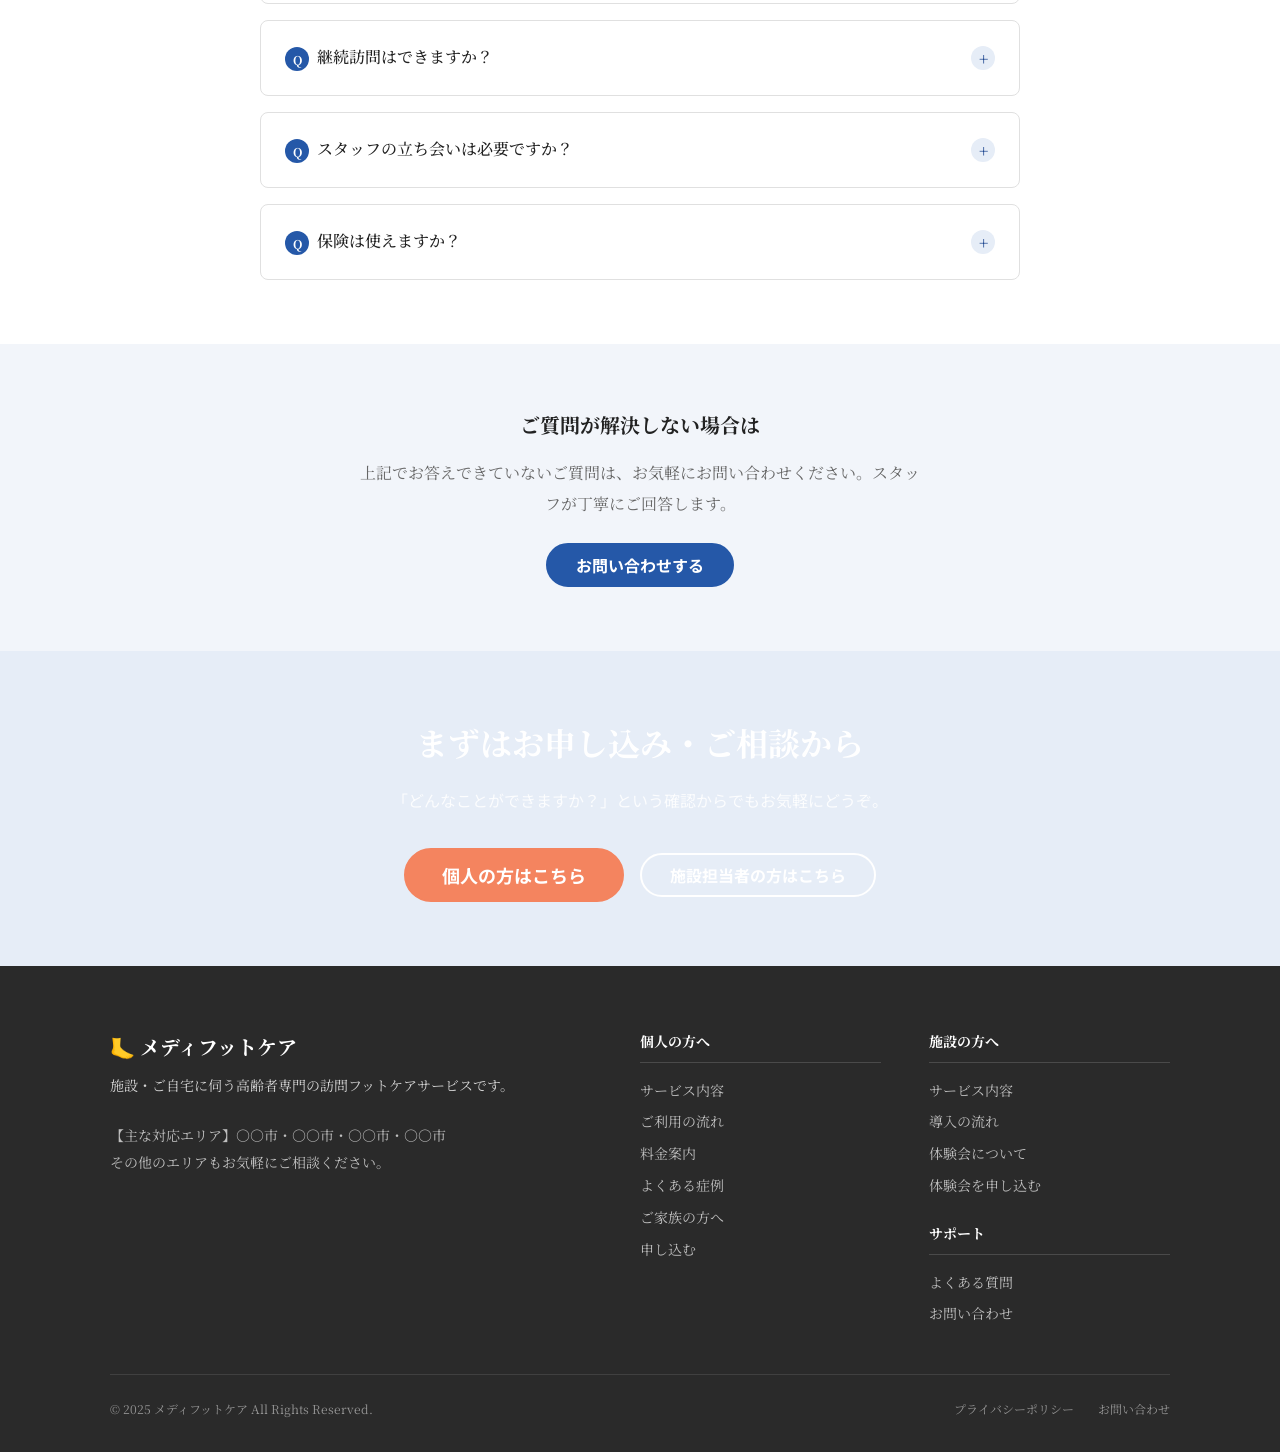
<file: html/faq.html>
<!DOCTYPE html>
<html lang="ja">
<head>
  <meta charset="UTF-8">
  <meta name="viewport" content="width=device-width, initial-scale=1.0">
  <title>よくある質問（FAQ）｜メディフットケア</title>
  <meta name="description" content="メディフットケアへのよくある質問。個人の方・施設担当者様からのご質問にまとめてお答えします。">
  <meta property="og:title" content="よくある質問（FAQ）｜メディフットケア">
  <meta property="og:type" content="website">
  <link rel="preconnect" href="https://fonts.googleapis.com">
  <link rel="preconnect" href="https://fonts.gstatic.com" crossorigin>
  <link href="https://fonts.googleapis.com/css2?family=Noto+Serif+JP:wght@400;500;700&family=Noto+Sans+JP:wght@400;500;700&display=swap" rel="stylesheet">
  <link rel="stylesheet" href="../css/style.css">
</head>
<body>

<header class="header" id="header">
  <div class="container">
    <div class="header__inner">
      <a href="../index.html" class="header__logo">
        <img src="../images/logo.png" alt="メディフットケア" class="header__logo-img">
      </a>
      <nav class="nav" aria-label="グローバルナビゲーション">
        <ul style="display:flex; list-style:none; gap:0; align-items:center;">
          <li class="nav__item">
            <a href="personal/services.html" class="nav__link">個人の方へ <span class="nav__arrow">▾</span></a>
            <div class="dropdown">
              <a href="personal/services.html" class="dropdown__link">サービス内容</a>
              <a href="personal/flow.html" class="dropdown__link">ご利用の流れ</a>
              <a href="personal/pricing.html" class="dropdown__link">料金案内</a>
              <a href="personal/cases.html" class="dropdown__link">よくある症例</a>
              <a href="personal/family.html" class="dropdown__link">ご家族の方へ</a>
            </div>
          </li>
          <li class="nav__item">
            <a href="facility/services.html" class="nav__link">施設の方へ <span class="nav__arrow">▾</span></a>
            <div class="dropdown">
              <a href="facility/services.html" class="dropdown__link">サービス内容</a>
              <a href="facility/flow.html" class="dropdown__link">導入の流れ</a>
              <a href="facility/trial.html" class="dropdown__link">体験会について</a>
              <a href="personal/pricing.html#facility" class="dropdown__link">料金・費用</a>
            </div>
          </li>
          <li class="nav__item"><a href="faq.html" class="nav__link">よくある質問</a></li>
          <li class="nav__item"><a href="contact.html" class="nav__link">お問い合わせ</a></li>
        </ul>
      </nav>
      <a href="personal/apply.html" class="btn btn--accent header__cta">今すぐ申し込む</a>
      <button class="hamburger" aria-label="メニューを開く" aria-expanded="false">
        <span class="hamburger__line"></span><span class="hamburger__line"></span><span class="hamburger__line"></span>
      </button>
    </div>
  </div>
</header>
<div class="mobile-menu" id="mobileMenu">
  <div class="mobile-menu__section">
    <p class="mobile-menu__label">個人の方へ</p>
    <a href="personal/services.html" class="mobile-menu__link">サービス内容</a>
    <a href="personal/flow.html" class="mobile-menu__link">ご利用の流れ</a>
    <a href="personal/pricing.html" class="mobile-menu__link">料金案内</a>
    <a href="personal/cases.html" class="mobile-menu__link">よくある症例</a>
    <a href="personal/family.html" class="mobile-menu__link">ご家族の方へ</a>
  </div>
  <div class="mobile-menu__section">
    <p class="mobile-menu__label">施設の方へ</p>
    <a href="facility/services.html" class="mobile-menu__link">サービス内容</a>
    <a href="facility/flow.html" class="mobile-menu__link">導入の流れ</a>
    <a href="facility/trial.html" class="mobile-menu__link">体験会について</a>
    <a href="personal/pricing.html#facility" class="mobile-menu__link">料金・費用</a>
  </div>
  <div class="mobile-menu__section">
    <p class="mobile-menu__label">サポート</p>
    <a href="faq.html" class="mobile-menu__link">よくある質問</a>
    <a href="contact.html" class="mobile-menu__link">お問い合わせ</a>
  </div>
  <div class="mobile-menu__cta">
    <a href="personal/apply.html" class="btn btn--accent btn--full" style="margin-bottom:0.75rem;">個人の方はこちら</a>
    <a href="facility/apply.html" class="btn btn--outline btn--full">施設担当者の方はこちら</a>
  </div>
</div>

<div class="page-header">
  <div class="container">    <h1 class="page-header__title">よくある質問</h1>
    <p class="page-header__subtitle">個人の方・施設担当者様からよくいただくご質問にお答えします</p>
  </div>
</div>

<section class="section">
  <div class="container" style="max-width:800px;">

    <!-- 個人向けFAQ -->
    <div style="margin-bottom:3rem;">
      <div style="display:flex; align-items:center; gap:1rem; margin-bottom:1.5rem;">
        <span style="font-size:1.5rem;">👤</span>
        <h2 style="font-size:1.375rem; font-weight:700; color:var(--color-text);">個人の方からのご質問</h2>
      </div>

      <div class="accordion">
        <div class="accordion__item fade-in">
          <button class="accordion__trigger" type="button">
            <div class="accordion__q"><span class="accordion__q-label">Q</span><span>どんな人が対象ですか？</span></div>
            <span class="accordion__icon">+</span>
          </button>
          <div class="accordion__content">
            <div class="accordion__body">
              <div class="accordion__body-inner">
                <span class="accordion__a-label">A</span>
                <span>主にご高齢の方（60代以上）やその介護をされているご家族を対象としています。足腰の痛みや視力低下などで自分での爪切りが難しい方、巻き爪・肥厚爪などでお悩みの方はどなたでもご相談ください。年齢に関わらず、お悩みがあればお気軽にお問い合わせください。</span>
              </div>
            </div>
          </div>
        </div>

        <div class="accordion__item fade-in fade-in-delay-1">
          <button class="accordion__trigger" type="button">
            <div class="accordion__q"><span class="accordion__q-label">Q</span><span>自宅にも来てもらえますか？</span></div>
            <span class="accordion__icon">+</span>
          </button>
          <div class="accordion__content">
            <div class="accordion__body">
              <div class="accordion__body-inner">
                <span class="accordion__a-label">A</span>
                <span>はい、ご自宅への訪問が基本です。外出が難しい方にもご利用いただけます。訪問エリアについてはお申し込み時にご確認ください。</span>
              </div>
            </div>
          </div>
        </div>

        <div class="accordion__item fade-in">
          <button class="accordion__trigger" type="button">
            <div class="accordion__q"><span class="accordion__q-label">Q</span><span>1回だけでも依頼できますか？</span></div>
            <span class="accordion__icon">+</span>
          </button>
          <div class="accordion__content">
            <div class="accordion__body">
              <div class="accordion__body-inner">
                <span class="accordion__a-label">A</span>
                <span>はい、1回からご依頼いただけます。「まず試してみたい」という方も大歓迎です。定期的なケアをご希望の場合は、継続プランもご相談いただけます。</span>
              </div>
            </div>
          </div>
        </div>

        <div class="accordion__item fade-in fade-in-delay-1">
          <button class="accordion__trigger" type="button">
            <div class="accordion__q"><span class="accordion__q-label">Q</span><span>爪がかなり変形していても大丈夫ですか？</span></div>
            <span class="accordion__icon">+</span>
          </button>
          <div class="accordion__content">
            <div class="accordion__body">
              <div class="accordion__body-inner">
                <span class="accordion__a-label">A</span>
                <span>多くの場合は対応可能です。肥厚爪・変形爪も専門の器具でケアします。ただし、医療処置が必要な状態（感染・炎症が強い場合など）は医療機関への受診をお勧めする場合があります。まずはご相談ください。</span>
              </div>
            </div>
          </div>
        </div>

        <div class="accordion__item fade-in">
          <button class="accordion__trigger" type="button">
            <div class="accordion__q"><span class="accordion__q-label">Q</span><span>料金はどのくらいですか？</span></div>
            <span class="accordion__icon">+</span>
          </button>
          <div class="accordion__content">
            <div class="accordion__body">
              <div class="accordion__body-inner">
                <span class="accordion__a-label">A</span>
                <span>足爪ケア（両足）¥4,000〜、角質ケア¥3,000〜、巻き爪ケア¥5,000〜が目安です。足の状態や施術内容によって変動する場合があります。詳しくは<a href="personal/pricing.html" style="color:var(--color-primary);">料金ページ</a>をご覧ください。</span>
              </div>
            </div>
          </div>
        </div>

        <div class="accordion__item fade-in fade-in-delay-1">
          <button class="accordion__trigger" type="button">
            <div class="accordion__q"><span class="accordion__q-label">Q</span><span>家族の立ち会いは必要ですか？</span></div>
            <span class="accordion__icon">+</span>
          </button>
          <div class="accordion__content">
            <div class="accordion__body">
              <div class="accordion__body-inner">
                <span class="accordion__a-label">A</span>
                <span>必須ではありませんが、特に初回はご家族のご立ち会いをお勧めしています。ご本人の状態やご希望を一緒に確認していただくことで、より安心してケアを受けていただけます。</span>
              </div>
            </div>
          </div>
        </div>

        <div class="accordion__item fade-in">
          <button class="accordion__trigger" type="button">
            <div class="accordion__q"><span class="accordion__q-label">Q</span><span>予約はどうすればいいですか？</span></div>
            <span class="accordion__icon">+</span>
          </button>
          <div class="accordion__content">
            <div class="accordion__body">
              <div class="accordion__body-inner">
                <span class="accordion__a-label">A</span>
                <span>このWebサイトの<a href="personal/apply.html" style="color:var(--color-primary);">申し込みフォーム</a>からお申し込みいただくか、お電話でご連絡ください。お申し込み後にスタッフより折り返しご連絡し、日程を確定します。</span>
              </div>
            </div>
          </div>
        </div>

        <div class="accordion__item fade-in fade-in-delay-1">
          <button class="accordion__trigger" type="button">
            <div class="accordion__q"><span class="accordion__q-label">Q</span><span>キャンセルはできますか？</span></div>
            <span class="accordion__icon">+</span>
          </button>
          <div class="accordion__content">
            <div class="accordion__body">
              <div class="accordion__body-inner">
                <span class="accordion__a-label">A</span>
                <span>前日までにご連絡いただければ、キャンセル料はいただきません。当日キャンセルの場合はキャンセル料が発生する場合があります。体調不良など緊急の事情がある場合はお気軽にご相談ください。</span>
              </div>
            </div>
          </div>
        </div>
      </div>
    </div>

    <!-- 施設向けFAQ -->
    <div>
      <div style="display:flex; align-items:center; gap:1rem; margin-bottom:1.5rem;">
        <span style="font-size:1.5rem;">🏥</span>
        <h2 style="font-size:1.375rem; font-weight:700; color:var(--color-text);">施設担当者様からのご質問</h2>
      </div>

      <div class="accordion">
        <div class="accordion__item fade-in">
          <button class="accordion__trigger" type="button">
            <div class="accordion__q"><span class="accordion__q-label">Q</span><span>何名から依頼できますか？</span></div>
            <span class="accordion__icon">+</span>
          </button>
          <div class="accordion__content">
            <div class="accordion__body">
              <div class="accordion__body-inner">
                <span class="accordion__a-label">A</span>
                <span>体験会は3〜5名程度から承っています。継続導入の場合は対象人数に応じてプランをご提案します。まずはご相談ください。</span>
              </div>
            </div>
          </div>
        </div>

        <div class="accordion__item fade-in fade-in-delay-1">
          <button class="accordion__trigger" type="button">
            <div class="accordion__q"><span class="accordion__q-label">Q</span><span>体験会はできますか？</span></div>
            <span class="accordion__icon">+</span>
          </button>
          <div class="accordion__content">
            <div class="accordion__body">
              <div class="accordion__body-inner">
                <span class="accordion__a-label">A</span>
                <span>はい、対応しています。継続導入を検討している施設様に向けて、まずは体験会からお試しいただくことをお勧めしています。詳しくは<a href="facility/trial.html" style="color:var(--color-primary);">体験会ページ</a>をご覧ください。</span>
              </div>
            </div>
          </div>
        </div>

        <div class="accordion__item fade-in">
          <button class="accordion__trigger" type="button">
            <div class="accordion__q"><span class="accordion__q-label">Q</span><span>同意書は必要ですか？</span></div>
            <span class="accordion__icon">+</span>
          </button>
          <div class="accordion__content">
            <div class="accordion__body">
              <div class="accordion__body-inner">
                <span class="accordion__a-label">A</span>
                <span>はい、施術を受けられる入居者様またはご家族から施術同意書のご署名をお願いしています。弊社の書式をご提供しますので、施設側でご対応をお願いします。</span>
              </div>
            </div>
          </div>
        </div>

        <div class="accordion__item fade-in fade-in-delay-1">
          <button class="accordion__trigger" type="button">
            <div class="accordion__q"><span class="accordion__q-label">Q</span><span>施術後の報告はありますか？</span></div>
            <span class="accordion__icon">+</span>
          </button>
          <div class="accordion__content">
            <div class="accordion__body">
              <div class="accordion__body-inner">
                <span class="accordion__a-label">A</span>
                <span>はい、施術後に対象者ごとのケア内容・足の状態・次回への申し送り事項をまとめた報告書をご提供します。施設スタッフ様が状態の変化を継続的に把握しやすい形でお渡しします。</span>
              </div>
            </div>
          </div>
        </div>

        <div class="accordion__item fade-in">
          <button class="accordion__trigger" type="button">
            <div class="accordion__q"><span class="accordion__q-label">Q</span><span>継続訪問はできますか？</span></div>
            <span class="accordion__icon">+</span>
          </button>
          <div class="accordion__content">
            <div class="accordion__body">
              <div class="accordion__body-inner">
                <span class="accordion__a-label">A</span>
                <span>はい、定期的な訪問に対応しています。月1回・隔月など、施設のご要望に合わせてスケジュールを調整します。訪問頻度は継続してご相談いただけます。</span>
              </div>
            </div>
          </div>
        </div>

        <div class="accordion__item fade-in fade-in-delay-1">
          <button class="accordion__trigger" type="button">
            <div class="accordion__q"><span class="accordion__q-label">Q</span><span>スタッフの立ち会いは必要ですか？</span></div>
            <span class="accordion__icon">+</span>
          </button>
          <div class="accordion__content">
            <div class="accordion__body">
              <div class="accordion__body-inner">
                <span class="accordion__a-label">A</span>
                <span>認知症の入居者様など、状況に応じてスタッフ様のご協力をお願いする場合があります。基本的にはケアの間は弊社スタッフが対応しますので、施設スタッフ様の負担を最小限にするよう努めます。</span>
              </div>
            </div>
          </div>
        </div>

        <div class="accordion__item fade-in">
          <button class="accordion__trigger" type="button">
            <div class="accordion__q"><span class="accordion__q-label">Q</span><span>保険は使えますか？</span></div>
            <span class="accordion__icon">+</span>
          </button>
          <div class="accordion__content">
            <div class="accordion__body">
              <div class="accordion__body-inner">
                <span class="accordion__a-label">A</span>
                <span>当サービスは現時点では介護保険・医療保険の適用対象外となっています。自費（実費）でのご利用となります。ご不明な点はお気軽にご相談ください。</span>
              </div>
            </div>
          </div>
        </div>
      </div>
    </div>

  </div>
</section>

<section class="section section--soft">
  <div class="container">
    <div style="text-align:center; max-width:560px; margin:0 auto;">
      <h2 style="font-size:1.25rem; font-weight:700; margin-bottom:1rem;">ご質問が解決しない場合は</h2>
      <p style="color:var(--color-text-light); margin-bottom:1.5rem; line-height:1.9;">
        上記でお答えできていないご質問は、お気軽にお問い合わせください。スタッフが丁寧にご回答します。
      </p>
      <a href="contact.html" class="btn btn--primary">お問い合わせする</a>
    </div>
  </div>
</section>

<section class="cta-section">
  <div class="container">
    <h2 class="cta-section__title">まずはお申し込み・ご相談から</h2>
    <p class="cta-section__text">「どんなことができますか？」という確認からでもお気軽にどうぞ。</p>
    <div class="btn-group btn-group--center">
      <a href="personal/apply.html" class="btn btn--accent btn--lg">個人の方はこちら</a>
      <a href="facility/apply.html" class="btn btn--outline-white">施設担当者の方はこちら</a>
    </div>
  </div>
</section>

<footer class="footer">
  <div class="container">
    <div class="footer__grid">
      <div>
        <div class="footer__brand-name">🦶 メディフットケア</div>
        <p class="footer__brand-desc">施設・ご自宅に伺う高齢者専門の訪問フットケアサービスです。</p>
        <div style="margin-top:1rem;">
          <!-- AREA_START: ここを更新してください -->
          <p class="footer__area">【主な対応エリア】○○市・○○市・○○市・○○市</p>
          <p class="footer__area">その他のエリアもお気軽にご相談ください。</p>
          <!-- AREA_END -->
        </div>
      </div>
      <div>
        <h3 class="footer__section-title">個人の方へ</h3>
        <div class="footer__links">
          <a href="personal/services.html" class="footer__link">サービス内容</a>
          <a href="personal/flow.html" class="footer__link">ご利用の流れ</a>
          <a href="personal/pricing.html" class="footer__link">料金案内</a>
          <a href="personal/cases.html" class="footer__link">よくある症例</a>
          <a href="personal/family.html" class="footer__link">ご家族の方へ</a>
          <a href="personal/apply.html" class="footer__link">申し込む</a>
        </div>
      </div>
      <div>
        <h3 class="footer__section-title">施設の方へ</h3>
        <div class="footer__links">
          <a href="facility/services.html" class="footer__link">サービス内容</a>
          <a href="facility/flow.html" class="footer__link">導入の流れ</a>
          <a href="facility/trial.html" class="footer__link">体験会について</a>
          <a href="facility/apply.html" class="footer__link">体験会を申し込む</a>
        </div>
        <h3 class="footer__section-title" style="margin-top:1.5rem;">サポート</h3>
        <div class="footer__links">
          <a href="faq.html" class="footer__link">よくある質問</a>
          <a href="contact.html" class="footer__link">お問い合わせ</a>
        </div>
      </div>
    </div>
    <div class="footer__bottom">
      <p class="footer__copyright">&copy; 2025 メディフットケア All Rights Reserved.</p>
      <div class="footer__bottom-links">
        <a href="privacy.html" class="footer__bottom-link">プライバシーポリシー</a>
        <a href="contact.html" class="footer__bottom-link">お問い合わせ</a>
      </div>
    </div>
  </div>
</footer>
<script src="../js/main.js"></script>
</body>
</html>
</file>
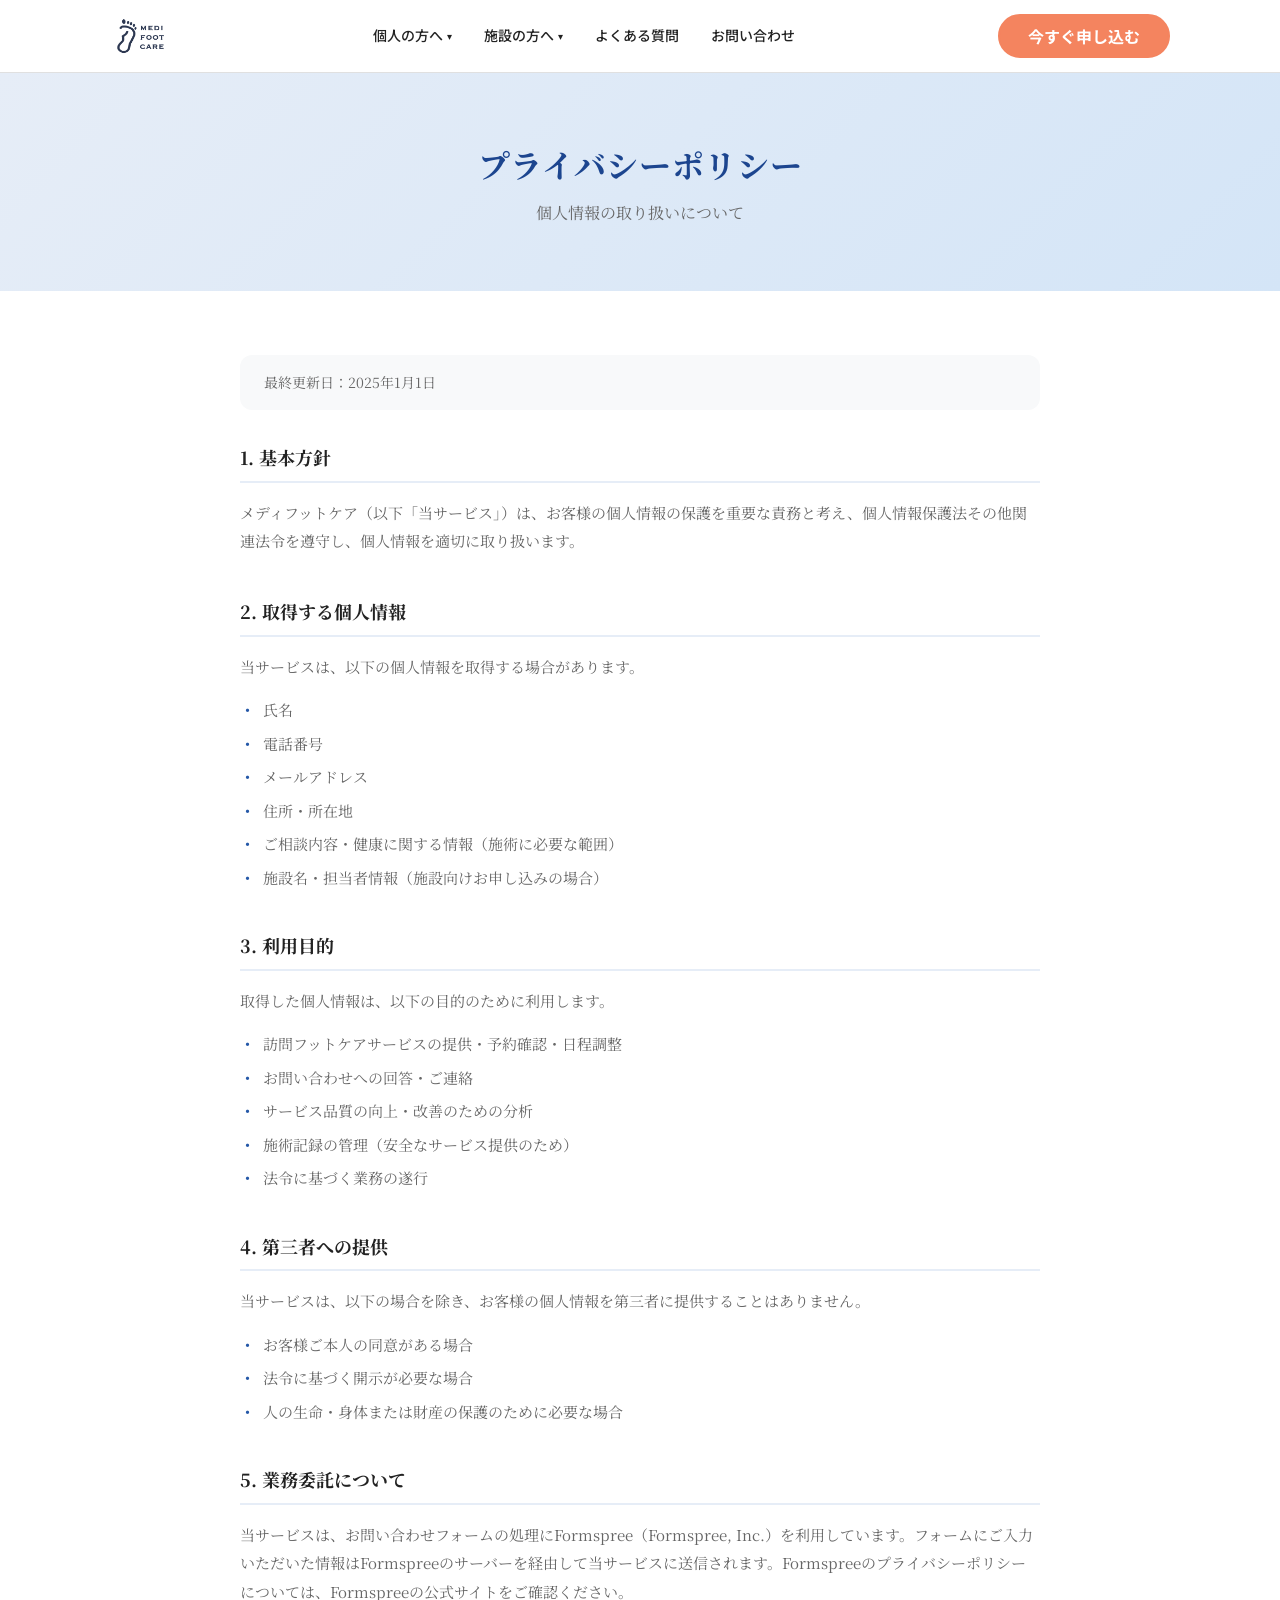
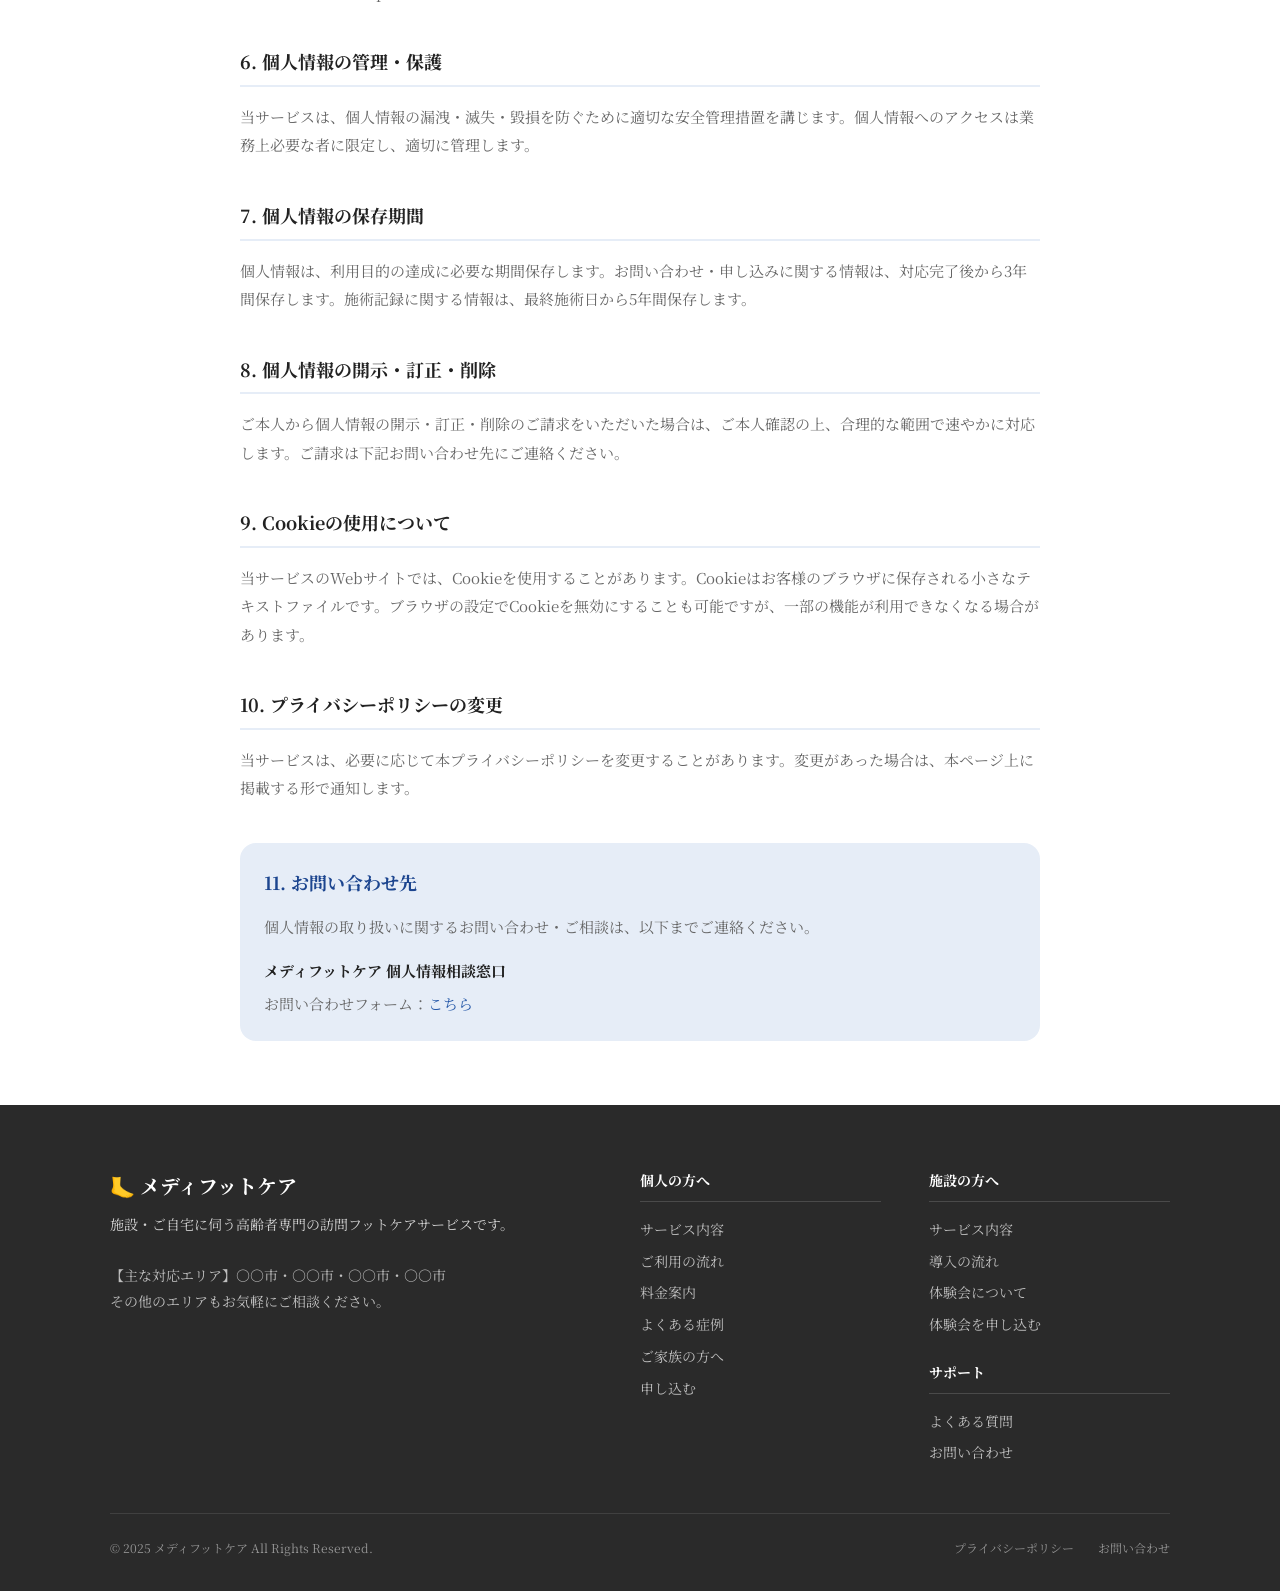
<file: html/privacy.html>
<!DOCTYPE html>
<html lang="ja">
<head>
  <meta charset="UTF-8">
  <meta name="viewport" content="width=device-width, initial-scale=1.0">
  <title>プライバシーポリシー｜メディフットケア</title>
  <meta name="description" content="メディフットケアのプライバシーポリシー。個人情報の取り扱い・利用目的・第三者提供についてご説明します。">
  <meta property="og:title" content="プライバシーポリシー｜メディフットケア">
  <meta property="og:type" content="website">
  <link rel="preconnect" href="https://fonts.googleapis.com">
  <link rel="preconnect" href="https://fonts.gstatic.com" crossorigin>
  <link href="https://fonts.googleapis.com/css2?family=Noto+Serif+JP:wght@400;500;700&family=Noto+Sans+JP:wght@400;500;700&display=swap" rel="stylesheet">
  <link rel="stylesheet" href="../css/style.css">
</head>
<body>

<header class="header" id="header">
  <div class="container">
    <div class="header__inner">
      <a href="../index.html" class="header__logo">
        <img src="../images/logo.png" alt="メディフットケア" class="header__logo-img">
      </a>
      <nav class="nav" aria-label="グローバルナビゲーション">
        <ul style="display:flex; list-style:none; gap:0; align-items:center;">
          <li class="nav__item">
            <a href="personal/services.html" class="nav__link">個人の方へ <span class="nav__arrow">▾</span></a>
            <div class="dropdown">
              <a href="personal/services.html" class="dropdown__link">サービス内容</a>
              <a href="personal/flow.html" class="dropdown__link">ご利用の流れ</a>
              <a href="personal/pricing.html" class="dropdown__link">料金案内</a>
              <a href="personal/cases.html" class="dropdown__link">よくある症例</a>
              <a href="personal/family.html" class="dropdown__link">ご家族の方へ</a>
            </div>
          </li>
          <li class="nav__item">
            <a href="facility/services.html" class="nav__link">施設の方へ <span class="nav__arrow">▾</span></a>
            <div class="dropdown">
              <a href="facility/services.html" class="dropdown__link">サービス内容</a>
              <a href="facility/flow.html" class="dropdown__link">導入の流れ</a>
              <a href="facility/trial.html" class="dropdown__link">体験会について</a>
              <a href="personal/pricing.html#facility" class="dropdown__link">料金・費用</a>
            </div>
          </li>
          <li class="nav__item"><a href="faq.html" class="nav__link">よくある質問</a></li>
          <li class="nav__item"><a href="contact.html" class="nav__link">お問い合わせ</a></li>
        </ul>
      </nav>
      <a href="personal/apply.html" class="btn btn--accent header__cta">今すぐ申し込む</a>
      <button class="hamburger" aria-label="メニューを開く" aria-expanded="false">
        <span class="hamburger__line"></span><span class="hamburger__line"></span><span class="hamburger__line"></span>
      </button>
    </div>
  </div>
</header>
<div class="mobile-menu" id="mobileMenu">
  <div class="mobile-menu__section">
    <p class="mobile-menu__label">個人の方へ</p>
    <a href="personal/services.html" class="mobile-menu__link">サービス内容</a>
    <a href="personal/flow.html" class="mobile-menu__link">ご利用の流れ</a>
    <a href="personal/pricing.html" class="mobile-menu__link">料金案内</a>
    <a href="personal/cases.html" class="mobile-menu__link">よくある症例</a>
    <a href="personal/family.html" class="mobile-menu__link">ご家族の方へ</a>
  </div>
  <div class="mobile-menu__section">
    <p class="mobile-menu__label">施設の方へ</p>
    <a href="facility/services.html" class="mobile-menu__link">サービス内容</a>
    <a href="facility/flow.html" class="mobile-menu__link">導入の流れ</a>
    <a href="facility/trial.html" class="mobile-menu__link">体験会について</a>
    <a href="personal/pricing.html#facility" class="mobile-menu__link">料金・費用</a>
  </div>
  <div class="mobile-menu__section">
    <p class="mobile-menu__label">サポート</p>
    <a href="faq.html" class="mobile-menu__link">よくある質問</a>
    <a href="contact.html" class="mobile-menu__link">お問い合わせ</a>
  </div>
  <div class="mobile-menu__cta">
    <a href="personal/apply.html" class="btn btn--accent btn--full" style="margin-bottom:0.75rem;">個人の方はこちら</a>
    <a href="facility/apply.html" class="btn btn--outline btn--full">施設担当者の方はこちら</a>
  </div>
</div>

<div class="page-header">
  <div class="container">    <h1 class="page-header__title">プライバシーポリシー</h1>
    <p class="page-header__subtitle">個人情報の取り扱いについて</p>
  </div>
</div>

<section class="section">
  <div class="container">
    <div style="max-width:800px; margin:0 auto;">
      <div style="background:var(--color-bg-soft); border-radius:0.75rem; padding:1rem 1.5rem; margin-bottom:2rem; font-size:0.875rem; color:var(--color-text-light);">
        最終更新日：2025年1月1日
      </div>

      <div style="display:flex; flex-direction:column; gap:2.5rem;">

        <div>
          <h2 style="font-size:1.125rem; font-weight:700; margin-bottom:1rem; padding-bottom:0.5rem; border-bottom:2px solid var(--color-primary-light);">1. 基本方針</h2>
          <p style="font-size:0.9375rem; color:var(--color-text-light); line-height:1.9;">
            メディフットケア（以下「当サービス」）は、お客様の個人情報の保護を重要な責務と考え、個人情報保護法その他関連法令を遵守し、個人情報を適切に取り扱います。
          </p>
        </div>

        <div>
          <h2 style="font-size:1.125rem; font-weight:700; margin-bottom:1rem; padding-bottom:0.5rem; border-bottom:2px solid var(--color-primary-light);">2. 取得する個人情報</h2>
          <p style="font-size:0.9375rem; color:var(--color-text-light); line-height:1.9; margin-bottom:1rem;">当サービスは、以下の個人情報を取得する場合があります。</p>
          <ul style="display:flex; flex-direction:column; gap:0.5rem;">
            <li style="display:flex; gap:0.5rem; font-size:0.9375rem; color:var(--color-text-light);">
              <span style="color:var(--color-primary); font-weight:700; flex-shrink:0;">・</span>
              <span>氏名</span>
            </li>
            <li style="display:flex; gap:0.5rem; font-size:0.9375rem; color:var(--color-text-light);">
              <span style="color:var(--color-primary); font-weight:700; flex-shrink:0;">・</span>
              <span>電話番号</span>
            </li>
            <li style="display:flex; gap:0.5rem; font-size:0.9375rem; color:var(--color-text-light);">
              <span style="color:var(--color-primary); font-weight:700; flex-shrink:0;">・</span>
              <span>メールアドレス</span>
            </li>
            <li style="display:flex; gap:0.5rem; font-size:0.9375rem; color:var(--color-text-light);">
              <span style="color:var(--color-primary); font-weight:700; flex-shrink:0;">・</span>
              <span>住所・所在地</span>
            </li>
            <li style="display:flex; gap:0.5rem; font-size:0.9375rem; color:var(--color-text-light);">
              <span style="color:var(--color-primary); font-weight:700; flex-shrink:0;">・</span>
              <span>ご相談内容・健康に関する情報（施術に必要な範囲）</span>
            </li>
            <li style="display:flex; gap:0.5rem; font-size:0.9375rem; color:var(--color-text-light);">
              <span style="color:var(--color-primary); font-weight:700; flex-shrink:0;">・</span>
              <span>施設名・担当者情報（施設向けお申し込みの場合）</span>
            </li>
          </ul>
        </div>

        <div>
          <h2 style="font-size:1.125rem; font-weight:700; margin-bottom:1rem; padding-bottom:0.5rem; border-bottom:2px solid var(--color-primary-light);">3. 利用目的</h2>
          <p style="font-size:0.9375rem; color:var(--color-text-light); line-height:1.9; margin-bottom:1rem;">取得した個人情報は、以下の目的のために利用します。</p>
          <ul style="display:flex; flex-direction:column; gap:0.5rem;">
            <li style="display:flex; gap:0.5rem; font-size:0.9375rem; color:var(--color-text-light);">
              <span style="color:var(--color-primary); font-weight:700; flex-shrink:0;">・</span>
              <span>訪問フットケアサービスの提供・予約確認・日程調整</span>
            </li>
            <li style="display:flex; gap:0.5rem; font-size:0.9375rem; color:var(--color-text-light);">
              <span style="color:var(--color-primary); font-weight:700; flex-shrink:0;">・</span>
              <span>お問い合わせへの回答・ご連絡</span>
            </li>
            <li style="display:flex; gap:0.5rem; font-size:0.9375rem; color:var(--color-text-light);">
              <span style="color:var(--color-primary); font-weight:700; flex-shrink:0;">・</span>
              <span>サービス品質の向上・改善のための分析</span>
            </li>
            <li style="display:flex; gap:0.5rem; font-size:0.9375rem; color:var(--color-text-light);">
              <span style="color:var(--color-primary); font-weight:700; flex-shrink:0;">・</span>
              <span>施術記録の管理（安全なサービス提供のため）</span>
            </li>
            <li style="display:flex; gap:0.5rem; font-size:0.9375rem; color:var(--color-text-light);">
              <span style="color:var(--color-primary); font-weight:700; flex-shrink:0;">・</span>
              <span>法令に基づく業務の遂行</span>
            </li>
          </ul>
        </div>

        <div>
          <h2 style="font-size:1.125rem; font-weight:700; margin-bottom:1rem; padding-bottom:0.5rem; border-bottom:2px solid var(--color-primary-light);">4. 第三者への提供</h2>
          <p style="font-size:0.9375rem; color:var(--color-text-light); line-height:1.9;">
            当サービスは、以下の場合を除き、お客様の個人情報を第三者に提供することはありません。
          </p>
          <ul style="display:flex; flex-direction:column; gap:0.5rem; margin-top:1rem;">
            <li style="display:flex; gap:0.5rem; font-size:0.9375rem; color:var(--color-text-light);">
              <span style="color:var(--color-primary); font-weight:700; flex-shrink:0;">・</span>
              <span>お客様ご本人の同意がある場合</span>
            </li>
            <li style="display:flex; gap:0.5rem; font-size:0.9375rem; color:var(--color-text-light);">
              <span style="color:var(--color-primary); font-weight:700; flex-shrink:0;">・</span>
              <span>法令に基づく開示が必要な場合</span>
            </li>
            <li style="display:flex; gap:0.5rem; font-size:0.9375rem; color:var(--color-text-light);">
              <span style="color:var(--color-primary); font-weight:700; flex-shrink:0;">・</span>
              <span>人の生命・身体または財産の保護のために必要な場合</span>
            </li>
          </ul>
        </div>

        <div>
          <h2 style="font-size:1.125rem; font-weight:700; margin-bottom:1rem; padding-bottom:0.5rem; border-bottom:2px solid var(--color-primary-light);">5. 業務委託について</h2>
          <p style="font-size:0.9375rem; color:var(--color-text-light); line-height:1.9;">
            当サービスは、お問い合わせフォームの処理にFormspree（Formspree, Inc.）を利用しています。フォームにご入力いただいた情報はFormspreeのサーバーを経由して当サービスに送信されます。Formspreeのプライバシーポリシーについては、Formspreeの公式サイトをご確認ください。
          </p>
        </div>

        <div>
          <h2 style="font-size:1.125rem; font-weight:700; margin-bottom:1rem; padding-bottom:0.5rem; border-bottom:2px solid var(--color-primary-light);">6. 個人情報の管理・保護</h2>
          <p style="font-size:0.9375rem; color:var(--color-text-light); line-height:1.9;">
            当サービスは、個人情報の漏洩・滅失・毀損を防ぐために適切な安全管理措置を講じます。個人情報へのアクセスは業務上必要な者に限定し、適切に管理します。
          </p>
        </div>

        <div>
          <h2 style="font-size:1.125rem; font-weight:700; margin-bottom:1rem; padding-bottom:0.5rem; border-bottom:2px solid var(--color-primary-light);">7. 個人情報の保存期間</h2>
          <p style="font-size:0.9375rem; color:var(--color-text-light); line-height:1.9;">
            個人情報は、利用目的の達成に必要な期間保存します。お問い合わせ・申し込みに関する情報は、対応完了後から3年間保存します。施術記録に関する情報は、最終施術日から5年間保存します。
          </p>
        </div>

        <div>
          <h2 style="font-size:1.125rem; font-weight:700; margin-bottom:1rem; padding-bottom:0.5rem; border-bottom:2px solid var(--color-primary-light);">8. 個人情報の開示・訂正・削除</h2>
          <p style="font-size:0.9375rem; color:var(--color-text-light); line-height:1.9;">
            ご本人から個人情報の開示・訂正・削除のご請求をいただいた場合は、ご本人確認の上、合理的な範囲で速やかに対応します。ご請求は下記お問い合わせ先にご連絡ください。
          </p>
        </div>

        <div>
          <h2 style="font-size:1.125rem; font-weight:700; margin-bottom:1rem; padding-bottom:0.5rem; border-bottom:2px solid var(--color-primary-light);">9. Cookieの使用について</h2>
          <p style="font-size:0.9375rem; color:var(--color-text-light); line-height:1.9;">
            当サービスのWebサイトでは、Cookieを使用することがあります。Cookieはお客様のブラウザに保存される小さなテキストファイルです。ブラウザの設定でCookieを無効にすることも可能ですが、一部の機能が利用できなくなる場合があります。
          </p>
        </div>

        <div>
          <h2 style="font-size:1.125rem; font-weight:700; margin-bottom:1rem; padding-bottom:0.5rem; border-bottom:2px solid var(--color-primary-light);">10. プライバシーポリシーの変更</h2>
          <p style="font-size:0.9375rem; color:var(--color-text-light); line-height:1.9;">
            当サービスは、必要に応じて本プライバシーポリシーを変更することがあります。変更があった場合は、本ページ上に掲載する形で通知します。
          </p>
        </div>

        <div style="background:var(--color-primary-light); border-radius:1rem; padding:1.5rem;">
          <h2 style="font-size:1.125rem; font-weight:700; margin-bottom:1rem; color:var(--color-primary-dark);">11. お問い合わせ先</h2>
          <p style="font-size:0.9375rem; color:var(--color-text-light); line-height:1.9; margin-bottom:1rem;">
            個人情報の取り扱いに関するお問い合わせ・ご相談は、以下までご連絡ください。
          </p>
          <p style="font-size:0.9375rem; color:var(--color-text); font-weight:700;">メディフットケア 個人情報相談窓口</p>
          <p style="font-size:0.9375rem; color:var(--color-text-light); margin-top:0.5rem;">
            お問い合わせフォーム：<a href="contact.html" style="color:var(--color-primary);">こちら</a>
          </p>
        </div>

      </div>
    </div>
  </div>
</section>

<footer class="footer">
  <div class="container">
    <div class="footer__grid">
      <div>
        <div class="footer__brand-name">🦶 メディフットケア</div>
        <p class="footer__brand-desc">施設・ご自宅に伺う高齢者専門の訪問フットケアサービスです。</p>
        <div style="margin-top:1rem;">
          <!-- AREA_START: ここを更新してください -->
          <p class="footer__area">【主な対応エリア】○○市・○○市・○○市・○○市</p>
          <p class="footer__area">その他のエリアもお気軽にご相談ください。</p>
          <!-- AREA_END -->
        </div>
      </div>
      <div>
        <h3 class="footer__section-title">個人の方へ</h3>
        <div class="footer__links">
          <a href="personal/services.html" class="footer__link">サービス内容</a>
          <a href="personal/flow.html" class="footer__link">ご利用の流れ</a>
          <a href="personal/pricing.html" class="footer__link">料金案内</a>
          <a href="personal/cases.html" class="footer__link">よくある症例</a>
          <a href="personal/family.html" class="footer__link">ご家族の方へ</a>
          <a href="personal/apply.html" class="footer__link">申し込む</a>
        </div>
      </div>
      <div>
        <h3 class="footer__section-title">施設の方へ</h3>
        <div class="footer__links">
          <a href="facility/services.html" class="footer__link">サービス内容</a>
          <a href="facility/flow.html" class="footer__link">導入の流れ</a>
          <a href="facility/trial.html" class="footer__link">体験会について</a>
          <a href="facility/apply.html" class="footer__link">体験会を申し込む</a>
        </div>
        <h3 class="footer__section-title" style="margin-top:1.5rem;">サポート</h3>
        <div class="footer__links">
          <a href="faq.html" class="footer__link">よくある質問</a>
          <a href="contact.html" class="footer__link">お問い合わせ</a>
        </div>
      </div>
    </div>
    <div class="footer__bottom">
      <p class="footer__copyright">&copy; 2025 メディフットケア All Rights Reserved.</p>
      <div class="footer__bottom-links">
        <a href="privacy.html" class="footer__bottom-link">プライバシーポリシー</a>
        <a href="contact.html" class="footer__bottom-link">お問い合わせ</a>
      </div>
    </div>
  </div>
</footer>
<script src="../js/main.js"></script>
</body>
</html>
</file>
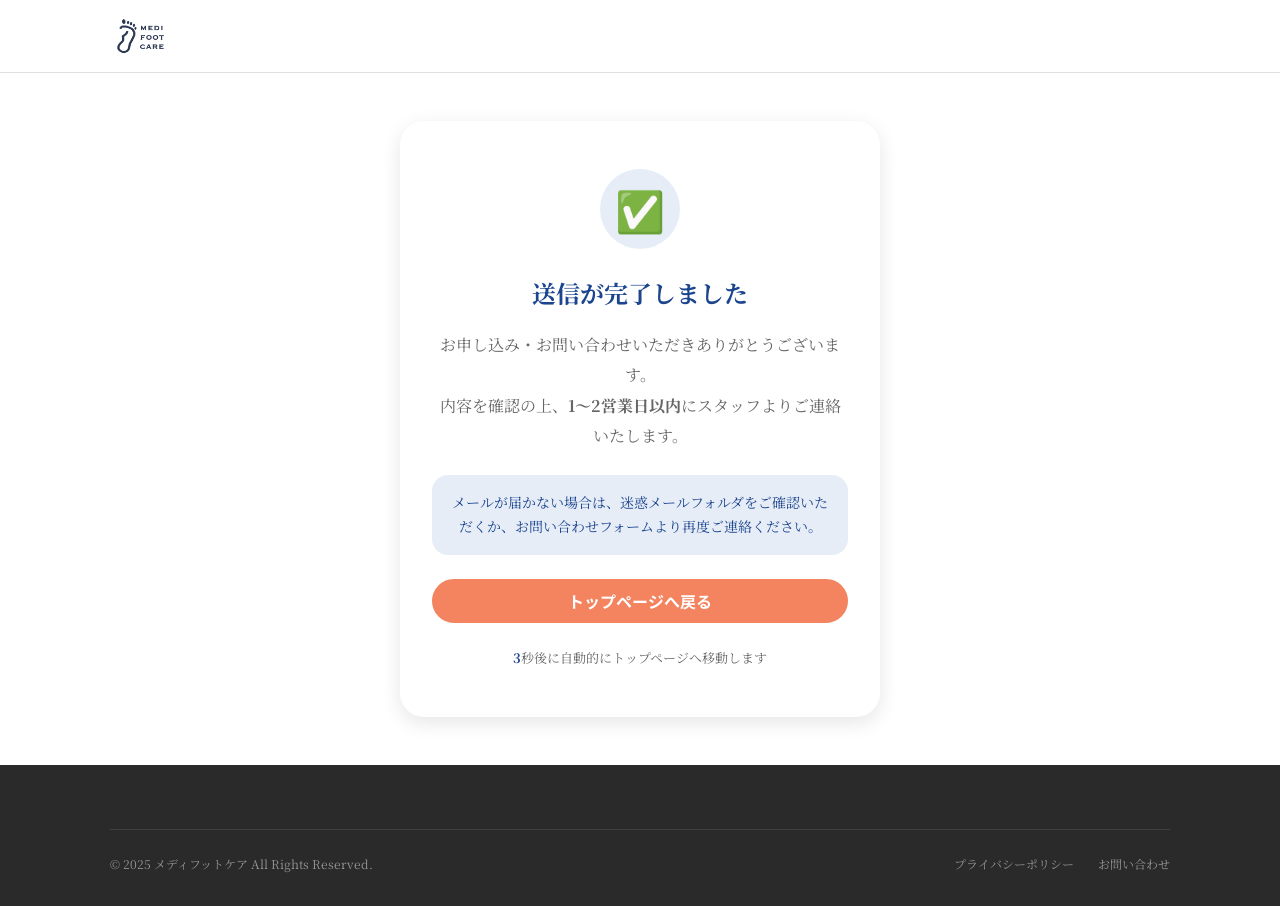
<file: html/thank-you.html>
<!DOCTYPE html>
<html lang="ja">
<head>
  <meta charset="UTF-8">
  <meta name="viewport" content="width=device-width, initial-scale=1.0">
  <title>送信完了｜メディフットケア</title>
  <meta name="description" content="お申し込み・お問い合わせを受け付けました。スタッフより折り返しご連絡いたします。">
  <meta name="robots" content="noindex, nofollow">
  <link rel="preconnect" href="https://fonts.googleapis.com">
  <link rel="preconnect" href="https://fonts.gstatic.com" crossorigin>
  <link href="https://fonts.googleapis.com/css2?family=Noto+Serif+JP:wght@400;500;700&family=Noto+Sans+JP:wght@400;500;700&display=swap" rel="stylesheet">
  <link rel="stylesheet" href="../css/style.css">
  <style>
    .thank-you-page {
      min-height: 100vh;
      display: flex;
      flex-direction: column;
    }
    .thank-you-main {
      flex: 1;
      display: flex;
      align-items: center;
      justify-content: center;
      padding: 3rem 1.25rem;
    }
    .thank-you-card {
      background: white;
      border-radius: 1.5rem;
      padding: 3rem 2rem;
      text-align: center;
      box-shadow: var(--shadow-lg);
      max-width: 480px;
      width: 100%;
    }
    .thank-you-icon {
      width: 80px;
      height: 80px;
      background: var(--color-primary-light);
      border-radius: 50%;
      display: flex;
      align-items: center;
      justify-content: center;
      margin: 0 auto 1.5rem;
      font-size: 2.5rem;
    }
    .thank-you-title {
      font-size: 1.5rem;
      font-weight: 700;
      color: var(--color-primary-dark);
      margin-bottom: 1rem;
    }
    .thank-you-text {
      color: var(--color-text-light);
      line-height: 1.9;
      margin-bottom: 1.5rem;
    }
    .redirect-notice {
      font-size: 0.8125rem;
      color: var(--color-text-light);
      margin-top: 1.5rem;
    }
    .countdown {
      font-weight: 700;
      color: var(--color-primary-dark);
    }
  </style>
</head>
<body class="thank-you-page">

<header class="header" id="header">
  <div class="container">
    <div class="header__inner">
      <a href="../index.html" class="header__logo">
        <img src="../images/logo.png" alt="メディフットケア" class="header__logo-img">
      </a>
    </div>
  </div>
</header>

<main class="thank-you-main">
  <div class="thank-you-card">
    <div class="thank-you-icon">✅</div>
    <h1 class="thank-you-title">送信が完了しました</h1>
    <p class="thank-you-text">
      お申し込み・お問い合わせいただきありがとうございます。<br>
      内容を確認の上、<strong>1〜2営業日以内</strong>にスタッフよりご連絡いたします。
    </p>
    <div style="background:var(--color-primary-light); border-radius:1rem; padding:1rem; margin-bottom:1.5rem;">
      <p style="font-size:0.875rem; color:var(--color-primary-dark);">
        メールが届かない場合は、迷惑メールフォルダをご確認いただくか、お問い合わせフォームより再度ご連絡ください。
      </p>
    </div>
    <a href="../index.html" class="btn btn--accent btn--full">トップページへ戻る</a>
    <p class="redirect-notice">
      <span class="countdown" id="countdown">5</span>秒後に自動的にトップページへ移動します
    </p>
  </div>
</main>

<footer class="footer">
  <div class="container">
    <div class="footer__bottom">
      <p class="footer__copyright">&copy; 2025 メディフットケア All Rights Reserved.</p>
      <div class="footer__bottom-links">
        <a href="privacy.html" class="footer__bottom-link">プライバシーポリシー</a>
        <a href="contact.html" class="footer__bottom-link">お問い合わせ</a>
      </div>
    </div>
  </div>
</footer>

<script>
  // カウントダウンとリダイレクト
  (function() {
    var count = 5;
    var el = document.getElementById('countdown');
    var timer = setInterval(function() {
      count--;
      if (el) el.textContent = count;
      if (count <= 0) {
        clearInterval(timer);
        window.location.href = '../index.html';
      }
    }, 1000);
  })();
</script>
</body>
</html>
</file>
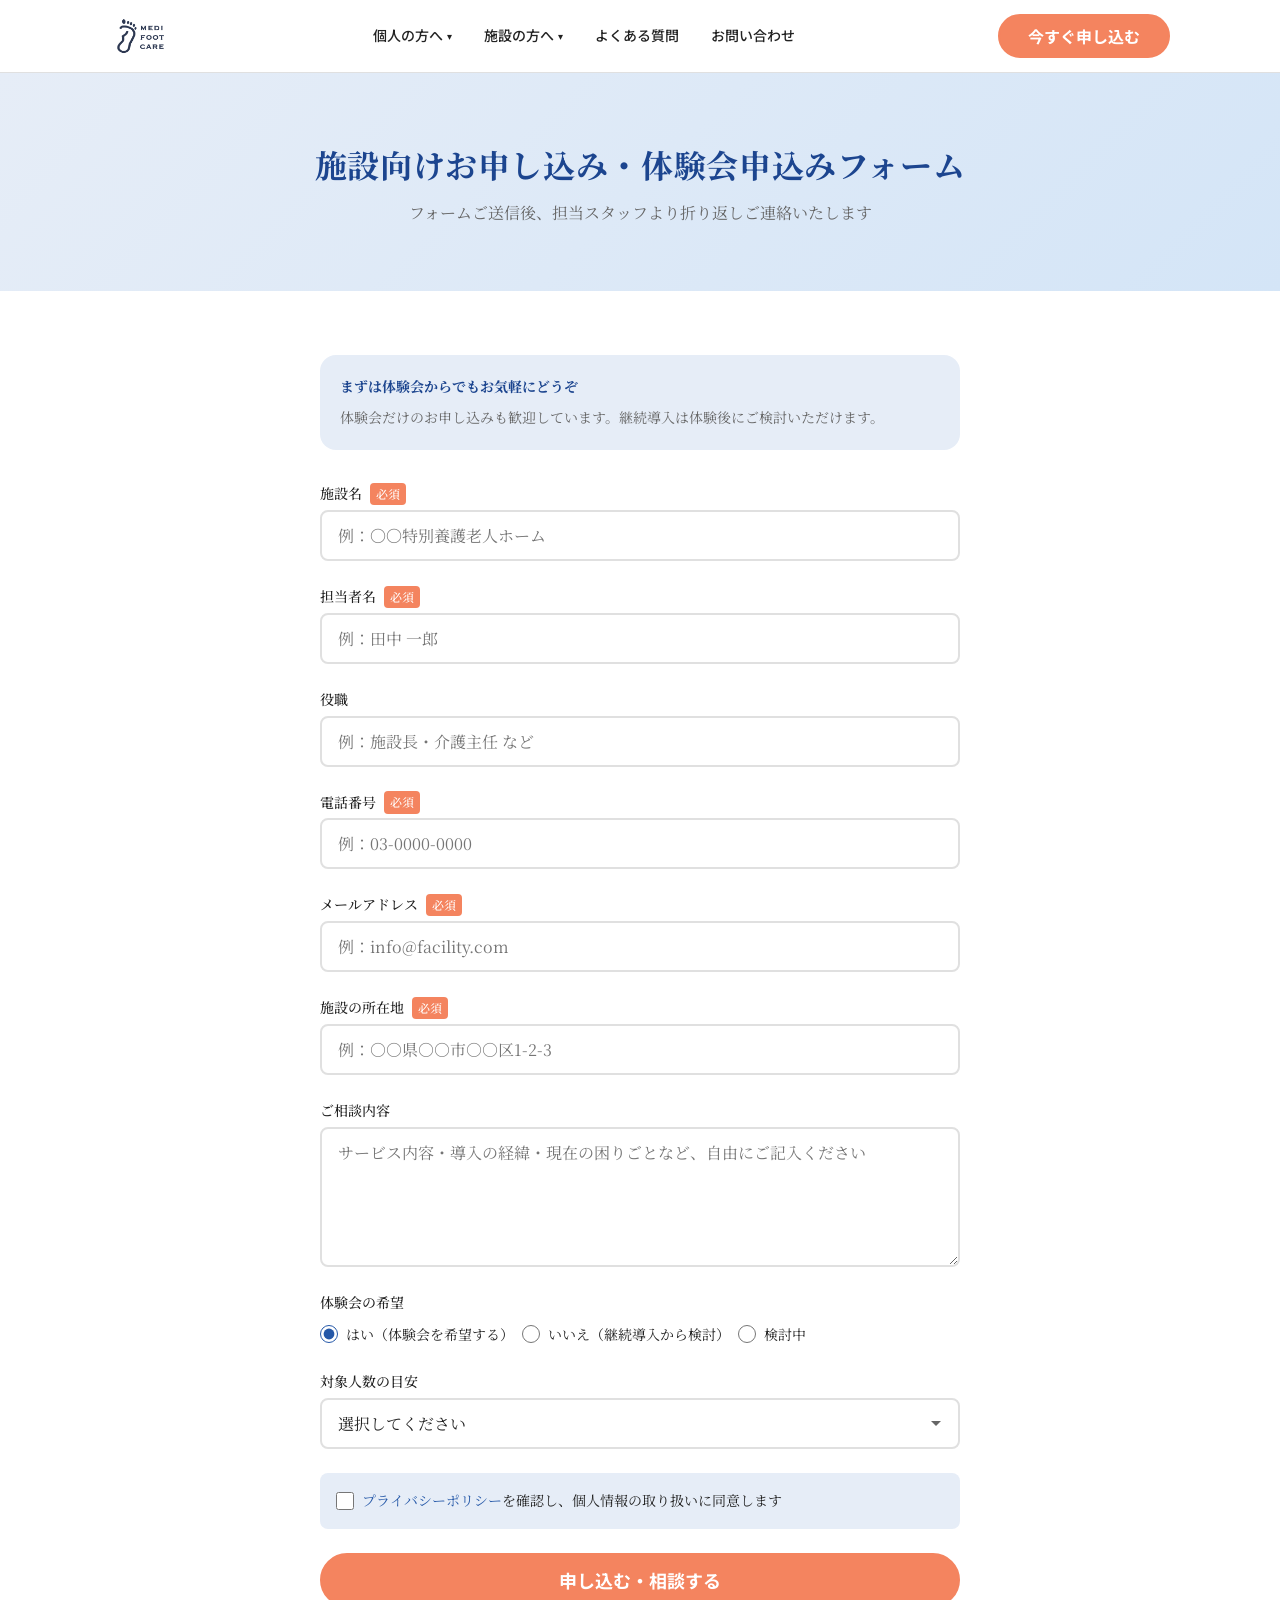
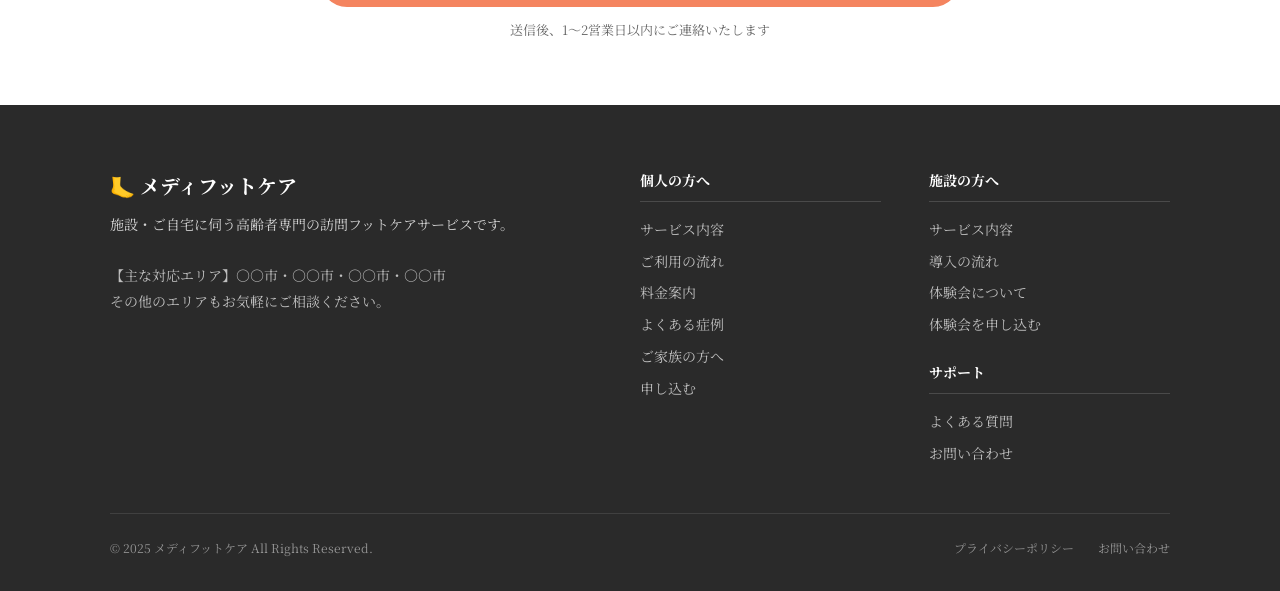
<file: html/facility/apply.html>
<!DOCTYPE html>
<html lang="ja">
<head>
  <meta charset="UTF-8">
  <meta name="viewport" content="width=device-width, initial-scale=1.0">
  <title>施設向け申し込みフォーム｜メディフットケア</title>
  <meta name="description" content="メディフットケアへの施設向けお申し込み・体験会のお申し込みはこちら。施設への訪問フットケア導入をご検討の方はお気軽にどうぞ。">
  <meta property="og:title" content="施設向け申し込みフォーム｜メディフットケア">
  <meta property="og:type" content="website">
  <link rel="preconnect" href="https://fonts.googleapis.com">
  <link rel="preconnect" href="https://fonts.gstatic.com" crossorigin>
  <link href="https://fonts.googleapis.com/css2?family=Noto+Serif+JP:wght@400;500;700&family=Noto+Sans+JP:wght@400;500;700&display=swap" rel="stylesheet">
  <link rel="stylesheet" href="../../css/style.css">
</head>
<body>

<header class="header" id="header">
  <div class="container">
    <div class="header__inner">
      <a href="../../index.html" class="header__logo">
        <img src="../../images/logo.png" alt="メディフットケア" class="header__logo-img">
      </a>
      <nav class="nav" aria-label="グローバルナビゲーション">
        <ul style="display:flex; list-style:none; gap:0; align-items:center;">
          <li class="nav__item">
            <a href="../personal/services.html" class="nav__link">個人の方へ <span class="nav__arrow">▾</span></a>
            <div class="dropdown">
              <a href="../personal/services.html" class="dropdown__link">サービス内容</a>
              <a href="../personal/flow.html" class="dropdown__link">ご利用の流れ</a>
              <a href="../personal/pricing.html" class="dropdown__link">料金案内</a>
              <a href="../personal/cases.html" class="dropdown__link">よくある症例</a>
              <a href="../personal/family.html" class="dropdown__link">ご家族の方へ</a>
            </div>
          </li>
          <li class="nav__item">
            <a href="services.html" class="nav__link">施設の方へ <span class="nav__arrow">▾</span></a>
            <div class="dropdown">
              <a href="services.html" class="dropdown__link">サービス内容</a>
              <a href="flow.html" class="dropdown__link">導入の流れ</a>
              <a href="trial.html" class="dropdown__link">体験会について</a>
              <a href="../personal/pricing.html#facility" class="dropdown__link">料金・費用</a>
            </div>
          </li>
          <li class="nav__item"><a href="../faq.html" class="nav__link">よくある質問</a></li>
          <li class="nav__item"><a href="../contact.html" class="nav__link">お問い合わせ</a></li>
        </ul>
      </nav>
      <a href="../personal/apply.html" class="btn btn--accent header__cta">今すぐ申し込む</a>
      <button class="hamburger" aria-label="メニューを開く" aria-expanded="false">
        <span class="hamburger__line"></span><span class="hamburger__line"></span><span class="hamburger__line"></span>
      </button>
    </div>
  </div>
</header>
<div class="mobile-menu" id="mobileMenu">
  <div class="mobile-menu__section">
    <p class="mobile-menu__label">個人の方へ</p>
    <a href="../personal/services.html" class="mobile-menu__link">サービス内容</a>
    <a href="../personal/flow.html" class="mobile-menu__link">ご利用の流れ</a>
    <a href="../personal/pricing.html" class="mobile-menu__link">料金案内</a>
    <a href="../personal/cases.html" class="mobile-menu__link">よくある症例</a>
    <a href="../personal/family.html" class="mobile-menu__link">ご家族の方へ</a>
  </div>
  <div class="mobile-menu__section">
    <p class="mobile-menu__label">施設の方へ</p>
    <a href="services.html" class="mobile-menu__link">サービス内容</a>
    <a href="flow.html" class="mobile-menu__link">導入の流れ</a>
    <a href="trial.html" class="mobile-menu__link">体験会について</a>
    <a href="../personal/pricing.html#facility" class="mobile-menu__link">料金・費用</a>
  </div>
  <div class="mobile-menu__section">
    <p class="mobile-menu__label">サポート</p>
    <a href="../faq.html" class="mobile-menu__link">よくある質問</a>
    <a href="../contact.html" class="mobile-menu__link">お問い合わせ</a>
  </div>
  <div class="mobile-menu__cta">
    <a href="../personal/apply.html" class="btn btn--accent btn--full" style="margin-bottom:0.75rem;">個人の方はこちら</a>
    <a href="apply.html" class="btn btn--outline btn--full">施設担当者の方はこちら</a>
  </div>
</div>

<div class="page-header">
  <div class="container">    <h1 class="page-header__title">施設向けお申し込み・体験会申込みフォーム</h1>
    <p class="page-header__subtitle">フォームご送信後、担当スタッフより折り返しご連絡いたします</p>
  </div>
</div>

<section class="section">
  <div class="container">

    <div style="background:var(--color-primary-light); border-radius:1rem; padding:1.25rem; max-width:640px; margin:0 auto 2rem;">
      <p style="font-size:0.875rem; color:var(--color-primary-dark); font-weight:700; margin-bottom:0.5rem;">まずは体験会からでもお気軽にどうぞ</p>
      <p style="font-size:0.875rem; color:var(--color-text-light);">体験会だけのお申し込みも歓迎しています。継続導入は体験後にご検討いただけます。</p>
    </div>

    <div class="form">
      <form
        action="https://formspree.io/f/YOUR_FORM_ID"
        method="POST"
        data-validate
      >
        <input type="text" name="_gotcha" class="honeypot" tabindex="-1" autocomplete="off">
        <input type="hidden" name="_next" value="../thank-you.html">
        <input type="hidden" name="_subject" value="【メディフットケア】施設向けお申し込みがありました">
        <input type="hidden" name="form_type" value="施設向け申し込み">

        <div class="form__group">
          <label class="form__label" for="facility_name">
            施設名
            <span class="form__required">必須</span>
          </label>
          <input type="text" id="facility_name" name="facility_name" class="form__input" placeholder="例：〇〇特別養護老人ホーム" required>
        </div>

        <div class="form__group">
          <label class="form__label" for="contact_name">
            担当者名
            <span class="form__required">必須</span>
          </label>
          <input type="text" id="contact_name" name="contact_name" class="form__input" placeholder="例：田中 一郎" required autocomplete="name">
        </div>

        <div class="form__group">
          <label class="form__label" for="position">役職</label>
          <input type="text" id="position" name="position" class="form__input" placeholder="例：施設長・介護主任 など">
        </div>

        <div class="form__group">
          <label class="form__label" for="tel">
            電話番号
            <span class="form__required">必須</span>
          </label>
          <input type="tel" id="tel" name="tel" class="form__input" placeholder="例：03-0000-0000" required autocomplete="tel">
        </div>

        <div class="form__group">
          <label class="form__label" for="email">
            メールアドレス
            <span class="form__required">必須</span>
          </label>
          <input type="email" id="email" name="email" class="form__input" placeholder="例：info@facility.com" required autocomplete="email">
        </div>

        <div class="form__group">
          <label class="form__label" for="location">
            施設の所在地
            <span class="form__required">必須</span>
          </label>
          <input type="text" id="location" name="location" class="form__input" placeholder="例：○○県○○市○○区1-2-3" required>
        </div>

        <div class="form__group">
          <label class="form__label" for="consultation">ご相談内容</label>
          <textarea id="consultation" name="consultation" class="form__textarea" placeholder="サービス内容・導入の経緯・現在の困りごとなど、自由にご記入ください"></textarea>
        </div>

        <div class="form__group">
          <div class="form__label">体験会の希望</div>
          <div class="form__checkboxes" style="flex-direction:row; flex-wrap:wrap; margin-top:0.5rem;">
            <label class="form__checkbox-item">
              <input type="radio" name="trial_desired" value="はい（体験会を希望する）" checked>
              <span>はい（体験会を希望する）</span>
            </label>
            <label class="form__checkbox-item">
              <input type="radio" name="trial_desired" value="いいえ（継続導入から検討）">
              <span>いいえ（継続導入から検討）</span>
            </label>
            <label class="form__checkbox-item">
              <input type="radio" name="trial_desired" value="検討中">
              <span>検討中</span>
            </label>
          </div>
        </div>

        <div class="form__group">
          <label class="form__label" for="target_count">対象人数の目安</label>
          <select id="target_count" name="target_count" class="form__select">
            <option value="">選択してください</option>
            <option value="〜5名">〜5名</option>
            <option value="6〜10名">6〜10名</option>
            <option value="11〜20名">11〜20名</option>
            <option value="21名以上">21名以上</option>
            <option value="未定">未定・相談したい</option>
          </select>
        </div>

        <div class="form__group">
          <div class="form__privacy">
            <label class="form__checkbox-item">
              <input type="checkbox" name="privacy" required>
              <span><a href="../privacy.html" target="_blank" style="color:var(--color-primary);">プライバシーポリシー</a>を確認し、個人情報の取り扱いに同意します</span>
            </label>
          </div>
        </div>

        <div class="form__submit">
          <button type="submit" class="btn btn--accent btn--lg btn--full">申し込む・相談する</button>
          <p style="font-size:0.8125rem; color:var(--color-text-light); margin-top:0.75rem;">送信後、1〜2営業日以内にご連絡いたします</p>
        </div>
      </form>
    </div>
  </div>
</section>

<footer class="footer">
  <div class="container">
    <div class="footer__grid">
      <div>
        <div class="footer__brand-name">🦶 メディフットケア</div>
        <p class="footer__brand-desc">施設・ご自宅に伺う高齢者専門の訪問フットケアサービスです。</p>
        <div style="margin-top:1rem;">
          <!-- AREA_START: ここを更新してください -->
          <p class="footer__area">【主な対応エリア】○○市・○○市・○○市・○○市</p>
          <p class="footer__area">その他のエリアもお気軽にご相談ください。</p>
          <!-- AREA_END -->
        </div>
      </div>
      <div>
        <h3 class="footer__section-title">個人の方へ</h3>
        <div class="footer__links">
          <a href="../personal/services.html" class="footer__link">サービス内容</a>
          <a href="../personal/flow.html" class="footer__link">ご利用の流れ</a>
          <a href="../personal/pricing.html" class="footer__link">料金案内</a>
          <a href="../personal/cases.html" class="footer__link">よくある症例</a>
          <a href="../personal/family.html" class="footer__link">ご家族の方へ</a>
          <a href="../personal/apply.html" class="footer__link">申し込む</a>
        </div>
      </div>
      <div>
        <h3 class="footer__section-title">施設の方へ</h3>
        <div class="footer__links">
          <a href="services.html" class="footer__link">サービス内容</a>
          <a href="flow.html" class="footer__link">導入の流れ</a>
          <a href="trial.html" class="footer__link">体験会について</a>
          <a href="apply.html" class="footer__link">体験会を申し込む</a>
        </div>
        <h3 class="footer__section-title" style="margin-top:1.5rem;">サポート</h3>
        <div class="footer__links">
          <a href="../faq.html" class="footer__link">よくある質問</a>
          <a href="../contact.html" class="footer__link">お問い合わせ</a>
        </div>
      </div>
    </div>
    <div class="footer__bottom">
      <p class="footer__copyright">&copy; 2025 メディフットケア All Rights Reserved.</p>
      <div class="footer__bottom-links">
        <a href="../privacy.html" class="footer__bottom-link">プライバシーポリシー</a>
        <a href="../contact.html" class="footer__bottom-link">お問い合わせ</a>
      </div>
    </div>
  </div>
</footer>
<script src="../../js/main.js"></script>
</body>
</html>
</file>
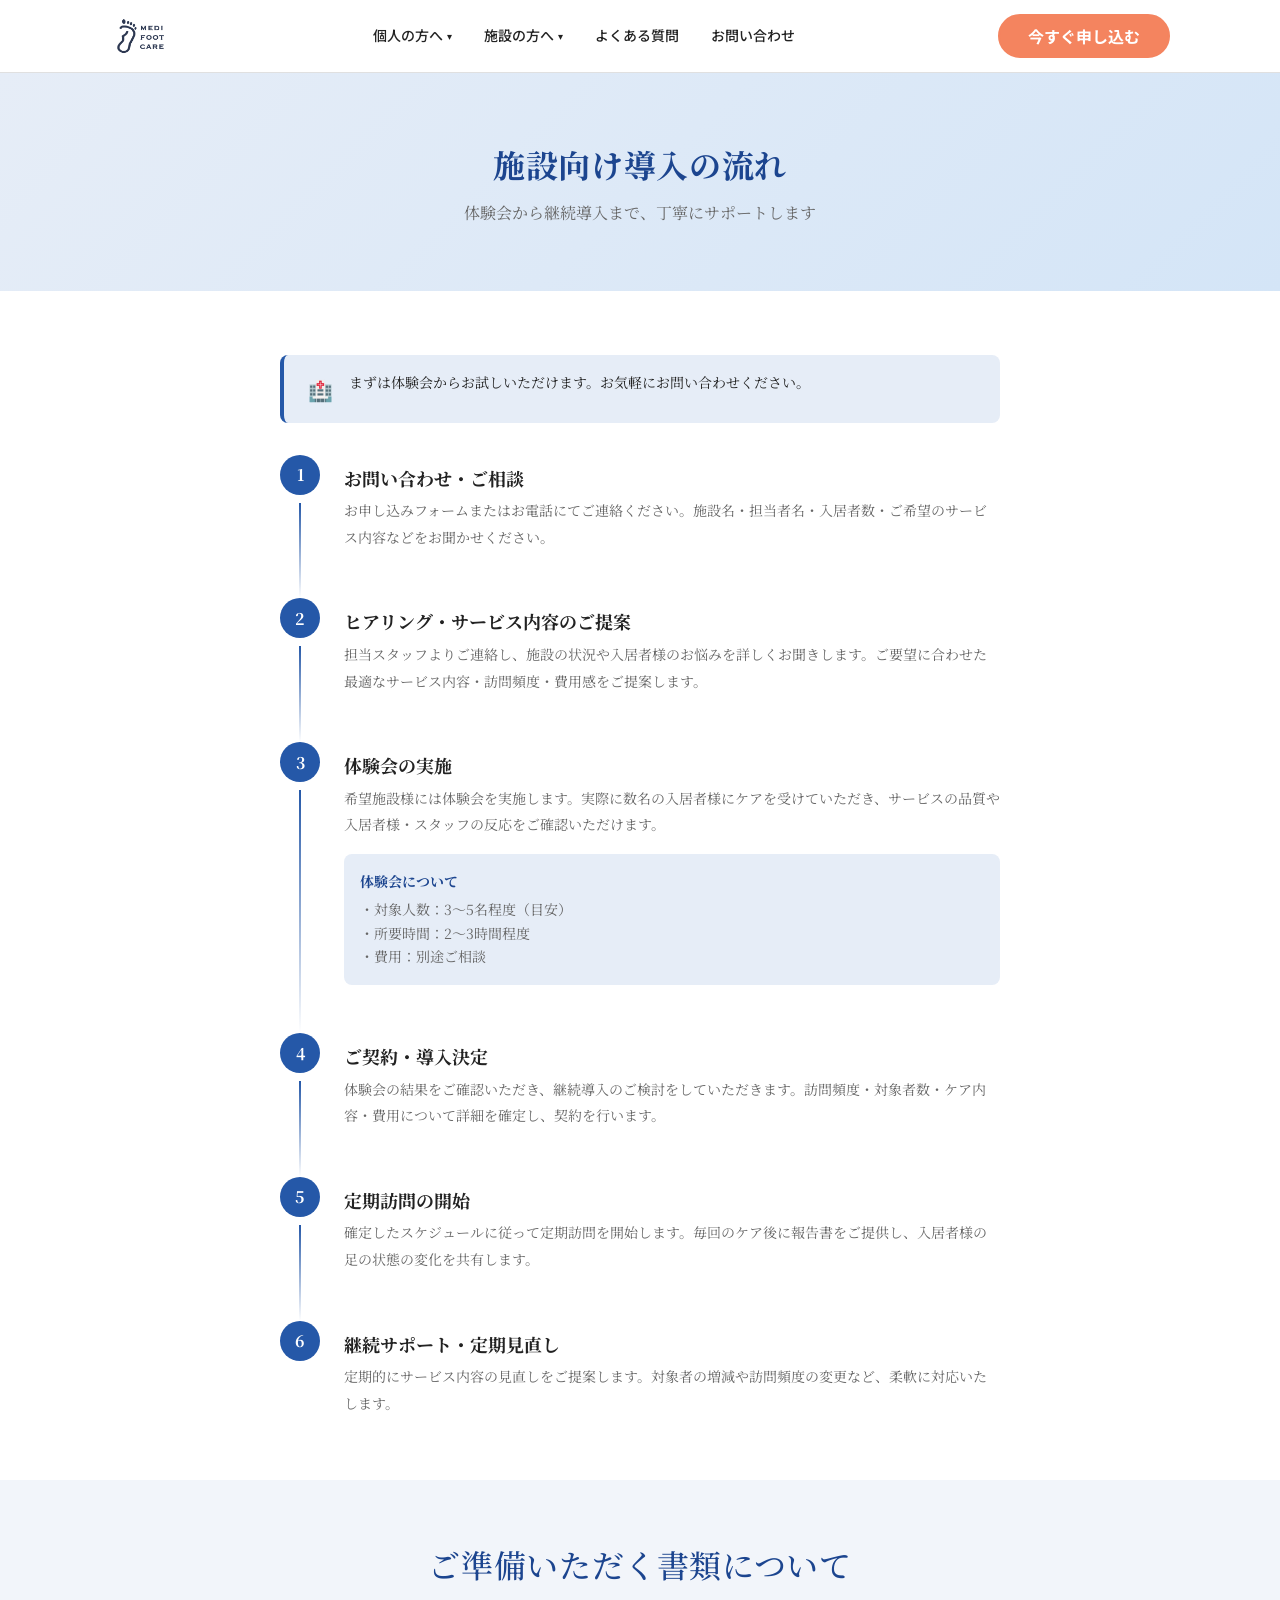
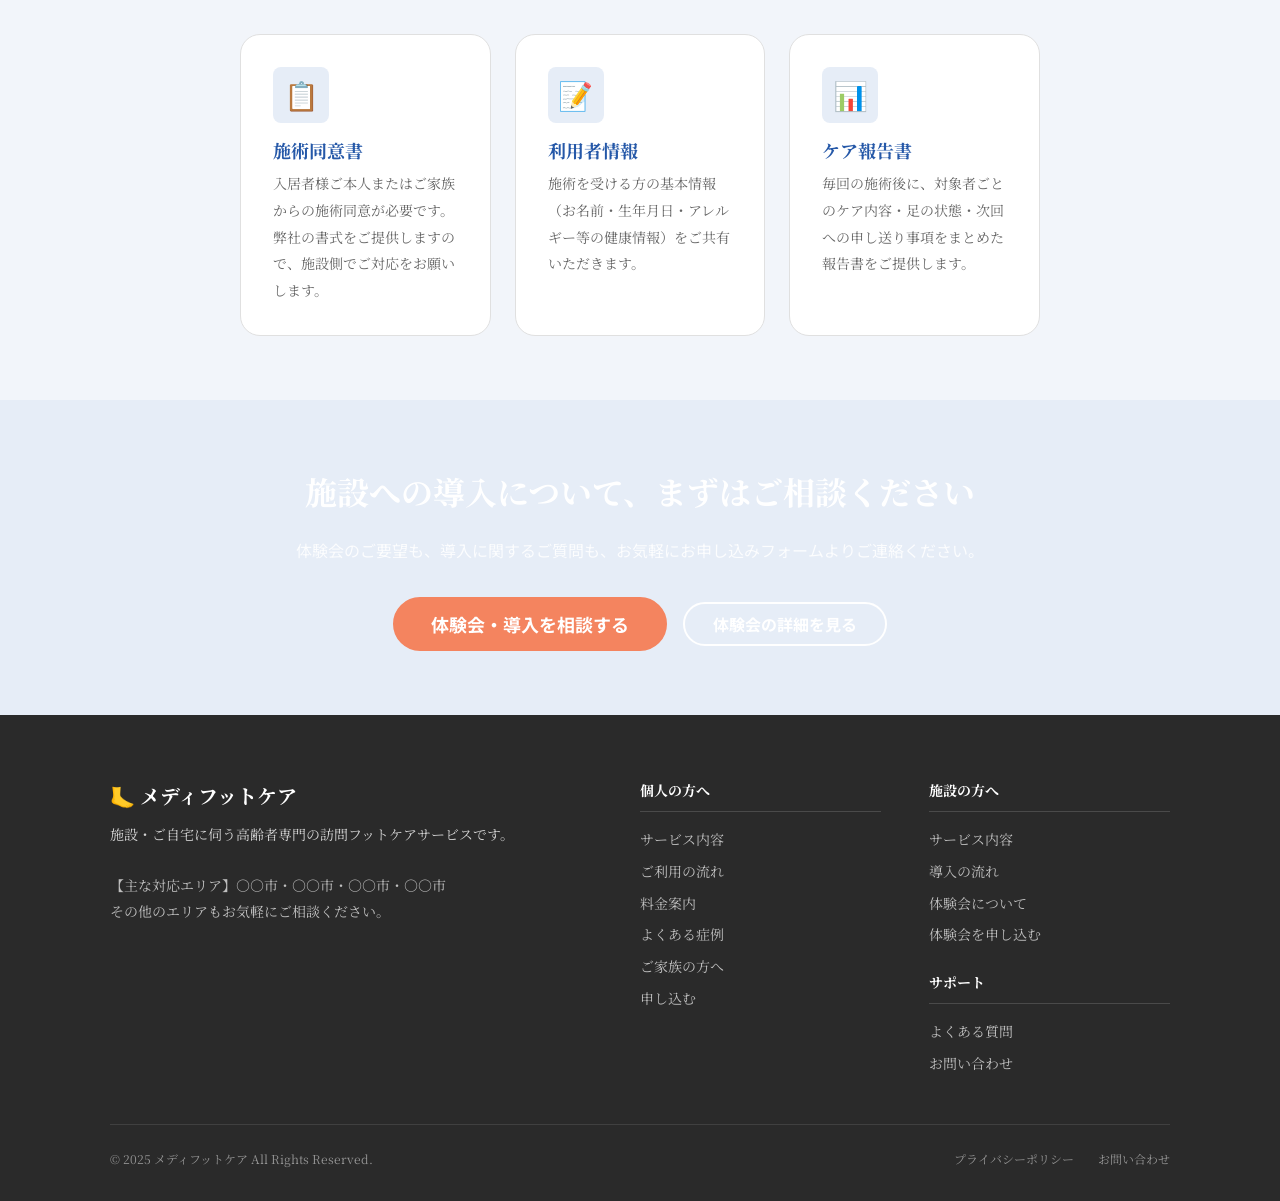
<file: html/facility/flow.html>
<!DOCTYPE html>
<html lang="ja">
<head>
  <meta charset="UTF-8">
  <meta name="viewport" content="width=device-width, initial-scale=1.0">
  <title>施設向け導入の流れ｜メディフットケア</title>
  <meta name="description" content="メディフットケアの施設向け導入の流れ。お問い合わせから体験会・継続導入まで、わかりやすくご説明します。">
  <meta property="og:title" content="施設向け導入の流れ｜メディフットケア">
  <meta property="og:type" content="website">
  <link rel="preconnect" href="https://fonts.googleapis.com">
  <link rel="preconnect" href="https://fonts.gstatic.com" crossorigin>
  <link href="https://fonts.googleapis.com/css2?family=Noto+Serif+JP:wght@400;500;700&family=Noto+Sans+JP:wght@400;500;700&display=swap" rel="stylesheet">
  <link rel="stylesheet" href="../../css/style.css">
</head>
<body>

<header class="header" id="header">
  <div class="container">
    <div class="header__inner">
      <a href="../../index.html" class="header__logo">
        <img src="../../images/logo.png" alt="メディフットケア" class="header__logo-img">
      </a>
      <nav class="nav" aria-label="グローバルナビゲーション">
        <ul style="display:flex; list-style:none; gap:0; align-items:center;">
          <li class="nav__item">
            <a href="../personal/services.html" class="nav__link">個人の方へ <span class="nav__arrow">▾</span></a>
            <div class="dropdown">
              <a href="../personal/services.html" class="dropdown__link">サービス内容</a>
              <a href="../personal/flow.html" class="dropdown__link">ご利用の流れ</a>
              <a href="../personal/pricing.html" class="dropdown__link">料金案内</a>
              <a href="../personal/cases.html" class="dropdown__link">よくある症例</a>
              <a href="../personal/family.html" class="dropdown__link">ご家族の方へ</a>
            </div>
          </li>
          <li class="nav__item">
            <a href="services.html" class="nav__link">施設の方へ <span class="nav__arrow">▾</span></a>
            <div class="dropdown">
              <a href="services.html" class="dropdown__link">サービス内容</a>
              <a href="flow.html" class="dropdown__link">導入の流れ</a>
              <a href="trial.html" class="dropdown__link">体験会について</a>
              <a href="../personal/pricing.html#facility" class="dropdown__link">料金・費用</a>
            </div>
          </li>
          <li class="nav__item"><a href="../faq.html" class="nav__link">よくある質問</a></li>
          <li class="nav__item"><a href="../contact.html" class="nav__link">お問い合わせ</a></li>
        </ul>
      </nav>
      <a href="../personal/apply.html" class="btn btn--accent header__cta">今すぐ申し込む</a>
      <button class="hamburger" aria-label="メニューを開く" aria-expanded="false">
        <span class="hamburger__line"></span><span class="hamburger__line"></span><span class="hamburger__line"></span>
      </button>
    </div>
  </div>
</header>
<div class="mobile-menu" id="mobileMenu">
  <div class="mobile-menu__section">
    <p class="mobile-menu__label">個人の方へ</p>
    <a href="../personal/services.html" class="mobile-menu__link">サービス内容</a>
    <a href="../personal/flow.html" class="mobile-menu__link">ご利用の流れ</a>
    <a href="../personal/pricing.html" class="mobile-menu__link">料金案内</a>
    <a href="../personal/cases.html" class="mobile-menu__link">よくある症例</a>
    <a href="../personal/family.html" class="mobile-menu__link">ご家族の方へ</a>
  </div>
  <div class="mobile-menu__section">
    <p class="mobile-menu__label">施設の方へ</p>
    <a href="services.html" class="mobile-menu__link">サービス内容</a>
    <a href="flow.html" class="mobile-menu__link">導入の流れ</a>
    <a href="trial.html" class="mobile-menu__link">体験会について</a>
    <a href="../personal/pricing.html#facility" class="mobile-menu__link">料金・費用</a>
  </div>
  <div class="mobile-menu__section">
    <p class="mobile-menu__label">サポート</p>
    <a href="../faq.html" class="mobile-menu__link">よくある質問</a>
    <a href="../contact.html" class="mobile-menu__link">お問い合わせ</a>
  </div>
  <div class="mobile-menu__cta">
    <a href="../personal/apply.html" class="btn btn--accent btn--full" style="margin-bottom:0.75rem;">個人の方はこちら</a>
    <a href="apply.html" class="btn btn--outline btn--full">施設担当者の方はこちら</a>
  </div>
</div>

<div class="page-header">
  <div class="container">    <h1 class="page-header__title">施設向け導入の流れ</h1>
    <p class="page-header__subtitle">体験会から継続導入まで、丁寧にサポートします</p>
  </div>
</div>

<section class="section">
  <div class="container">
    <div style="max-width:720px; margin:0 auto;">
      <div class="callout" style="margin-bottom:2rem;">
        <span class="callout__icon">🏥</span>
        <p class="callout__text">まずは体験会からお試しいただけます。お気軽にお問い合わせください。</p>
      </div>

      <div class="steps">
        <div class="step fade-in">
          <div class="step__number"><div class="step__circle">1</div></div>
          <div class="step__body">
            <h2 class="step__title">お問い合わせ・ご相談</h2>
            <p class="step__text">お申し込みフォームまたはお電話にてご連絡ください。施設名・担当者名・入居者数・ご希望のサービス内容などをお聞かせください。</p>
          </div>
        </div>

        <div class="step fade-in fade-in-delay-1">
          <div class="step__number"><div class="step__circle">2</div></div>
          <div class="step__body">
            <h2 class="step__title">ヒアリング・サービス内容のご提案</h2>
            <p class="step__text">担当スタッフよりご連絡し、施設の状況や入居者様のお悩みを詳しくお聞きします。ご要望に合わせた最適なサービス内容・訪問頻度・費用感をご提案します。</p>
          </div>
        </div>

        <div class="step fade-in fade-in-delay-2">
          <div class="step__number"><div class="step__circle">3</div></div>
          <div class="step__body">
            <h2 class="step__title">体験会の実施</h2>
            <p class="step__text">希望施設様には体験会を実施します。実際に数名の入居者様にケアを受けていただき、サービスの品質や入居者様・スタッフの反応をご確認いただけます。</p>
            <div style="margin-top:1rem; padding:1rem; background:var(--color-primary-light); border-radius:0.5rem;">
              <p style="font-size:0.875rem; color:var(--color-primary-dark); font-weight:700; margin-bottom:0.25rem;">体験会について</p>
              <p style="font-size:0.875rem; color:var(--color-text-light);">・対象人数：3〜5名程度（目安）<br>・所要時間：2〜3時間程度<br>・費用：別途ご相談</p>
            </div>
          </div>
        </div>

        <div class="step fade-in fade-in-delay-3">
          <div class="step__number"><div class="step__circle">4</div></div>
          <div class="step__body">
            <h2 class="step__title">ご契約・導入決定</h2>
            <p class="step__text">体験会の結果をご確認いただき、継続導入のご検討をしていただきます。訪問頻度・対象者数・ケア内容・費用について詳細を確定し、契約を行います。</p>
          </div>
        </div>

        <div class="step fade-in">
          <div class="step__number"><div class="step__circle">5</div></div>
          <div class="step__body">
            <h2 class="step__title">定期訪問の開始</h2>
            <p class="step__text">確定したスケジュールに従って定期訪問を開始します。毎回のケア後に報告書をご提供し、入居者様の足の状態の変化を共有します。</p>
          </div>
        </div>

        <div class="step fade-in fade-in-delay-1">
          <div class="step__number"><div class="step__circle">6</div></div>
          <div class="step__body">
            <h2 class="step__title">継続サポート・定期見直し</h2>
            <p class="step__text">定期的にサービス内容の見直しをご提案します。対象者の増減や訪問頻度の変更など、柔軟に対応いたします。</p>
          </div>
        </div>
      </div>
    </div>
  </div>
</section>

<section class="section section--soft">
  <div class="container">
    <div class="section-lead">      <h2 class="section-title section-title--center">ご準備いただく書類について</h2>
    </div>
    <div class="grid grid--3" style="max-width:800px; margin:0 auto;">
      <div class="card card--flat fade-in">
        <div class="card__icon">📋</div>
        <h3 class="card__title">施術同意書</h3>
        <p class="card__text">入居者様ご本人またはご家族からの施術同意が必要です。弊社の書式をご提供しますので、施設側でご対応をお願いします。</p>
      </div>
      <div class="card card--flat fade-in fade-in-delay-1">
        <div class="card__icon">📝</div>
        <h3 class="card__title">利用者情報</h3>
        <p class="card__text">施術を受ける方の基本情報（お名前・生年月日・アレルギー等の健康情報）をご共有いただきます。</p>
      </div>
      <div class="card card--flat fade-in fade-in-delay-2">
        <div class="card__icon">📊</div>
        <h3 class="card__title">ケア報告書</h3>
        <p class="card__text">毎回の施術後に、対象者ごとのケア内容・足の状態・次回への申し送り事項をまとめた報告書をご提供します。</p>
      </div>
    </div>
  </div>
</section>

<section class="cta-section">
  <div class="container">
    <h2 class="cta-section__title">施設への導入について、まずはご相談ください</h2>
    <p class="cta-section__text">体験会のご要望も、導入に関するご質問も、お気軽にお申し込みフォームよりご連絡ください。</p>
    <div class="btn-group btn-group--center">
      <a href="apply.html" class="btn btn--accent btn--lg">体験会・導入を相談する</a>
      <a href="trial.html" class="btn btn--outline-white">体験会の詳細を見る</a>
    </div>
  </div>
</section>

<footer class="footer">
  <div class="container">
    <div class="footer__grid">
      <div>
        <div class="footer__brand-name">🦶 メディフットケア</div>
        <p class="footer__brand-desc">施設・ご自宅に伺う高齢者専門の訪問フットケアサービスです。</p>
        <div style="margin-top:1rem;">
          <!-- AREA_START: ここを更新してください -->
          <p class="footer__area">【主な対応エリア】○○市・○○市・○○市・○○市</p>
          <p class="footer__area">その他のエリアもお気軽にご相談ください。</p>
          <!-- AREA_END -->
        </div>
      </div>
      <div>
        <h3 class="footer__section-title">個人の方へ</h3>
        <div class="footer__links">
          <a href="../personal/services.html" class="footer__link">サービス内容</a>
          <a href="../personal/flow.html" class="footer__link">ご利用の流れ</a>
          <a href="../personal/pricing.html" class="footer__link">料金案内</a>
          <a href="../personal/cases.html" class="footer__link">よくある症例</a>
          <a href="../personal/family.html" class="footer__link">ご家族の方へ</a>
          <a href="../personal/apply.html" class="footer__link">申し込む</a>
        </div>
      </div>
      <div>
        <h3 class="footer__section-title">施設の方へ</h3>
        <div class="footer__links">
          <a href="services.html" class="footer__link">サービス内容</a>
          <a href="flow.html" class="footer__link">導入の流れ</a>
          <a href="trial.html" class="footer__link">体験会について</a>
          <a href="apply.html" class="footer__link">体験会を申し込む</a>
        </div>
        <h3 class="footer__section-title" style="margin-top:1.5rem;">サポート</h3>
        <div class="footer__links">
          <a href="../faq.html" class="footer__link">よくある質問</a>
          <a href="../contact.html" class="footer__link">お問い合わせ</a>
        </div>
      </div>
    </div>
    <div class="footer__bottom">
      <p class="footer__copyright">&copy; 2025 メディフットケア All Rights Reserved.</p>
      <div class="footer__bottom-links">
        <a href="../privacy.html" class="footer__bottom-link">プライバシーポリシー</a>
        <a href="../contact.html" class="footer__bottom-link">お問い合わせ</a>
      </div>
    </div>
  </div>
</footer>
<script src="../../js/main.js"></script>
</body>
</html>
</file>
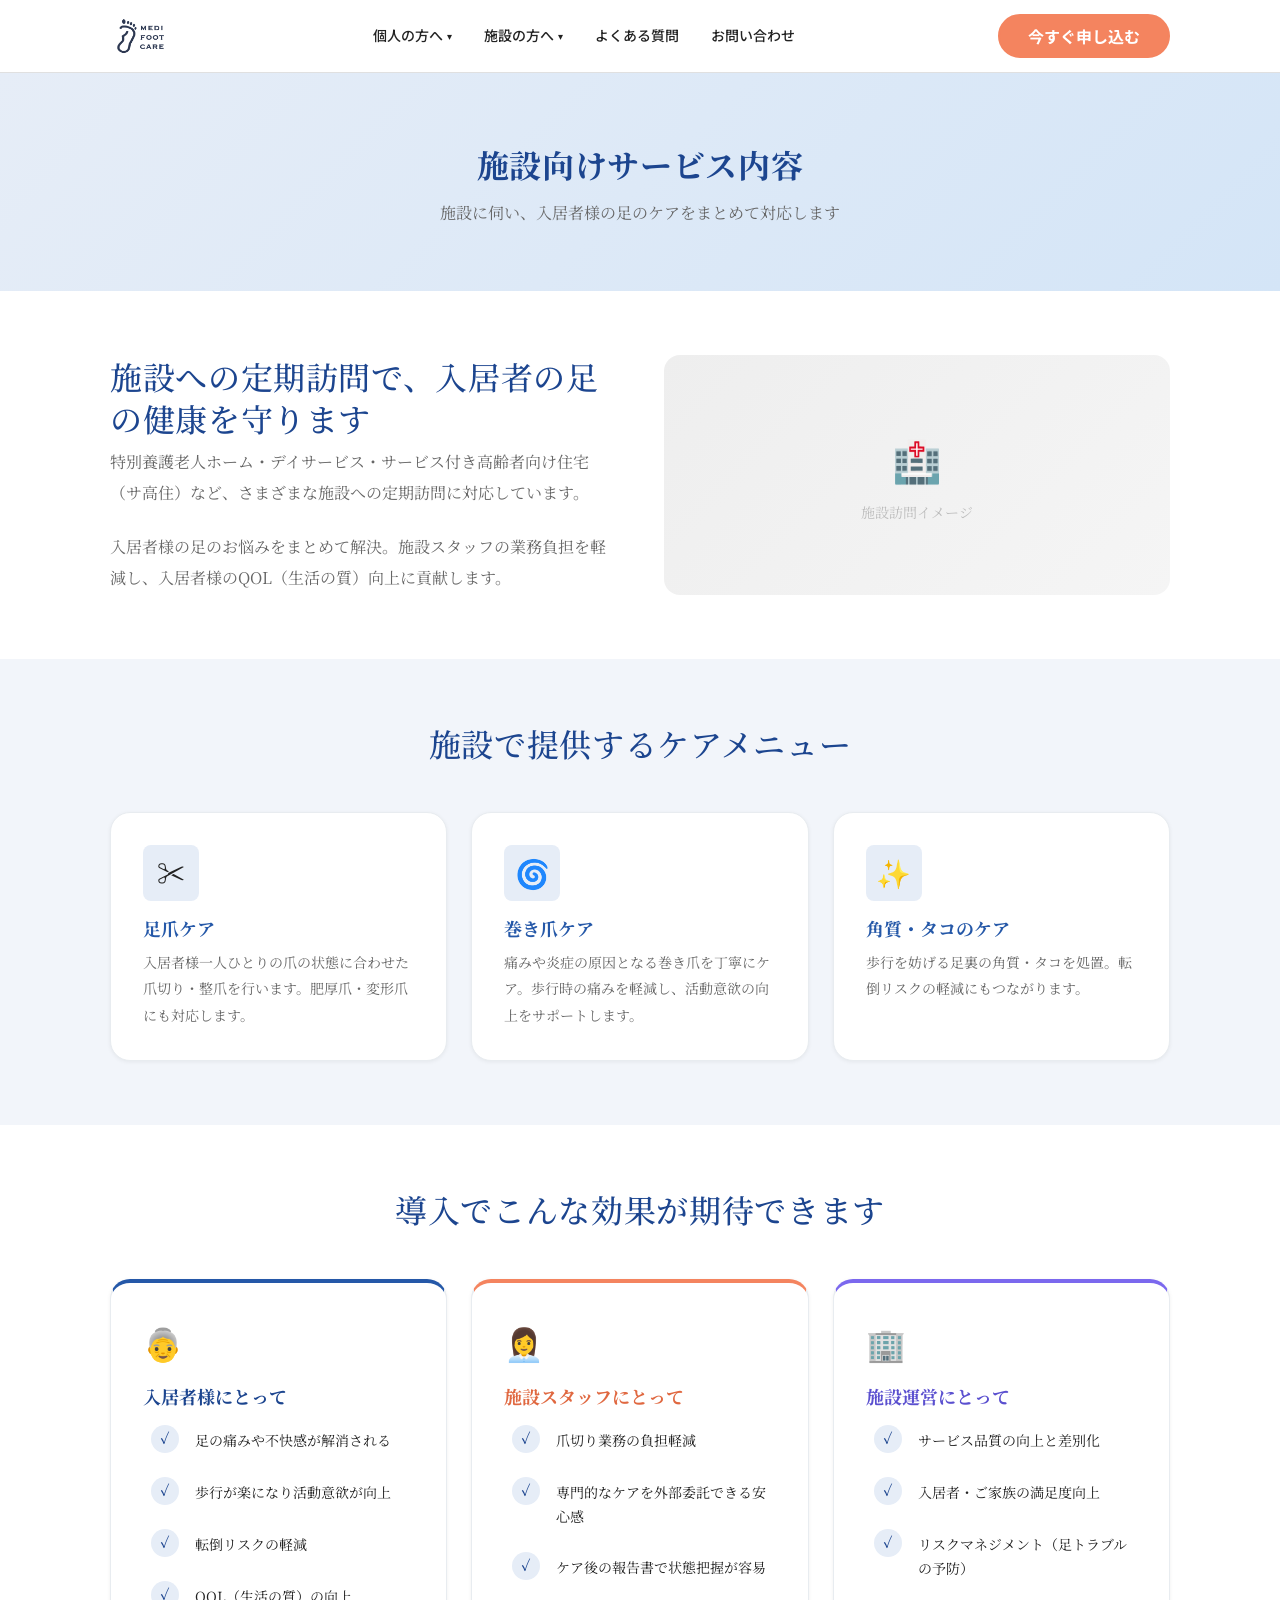
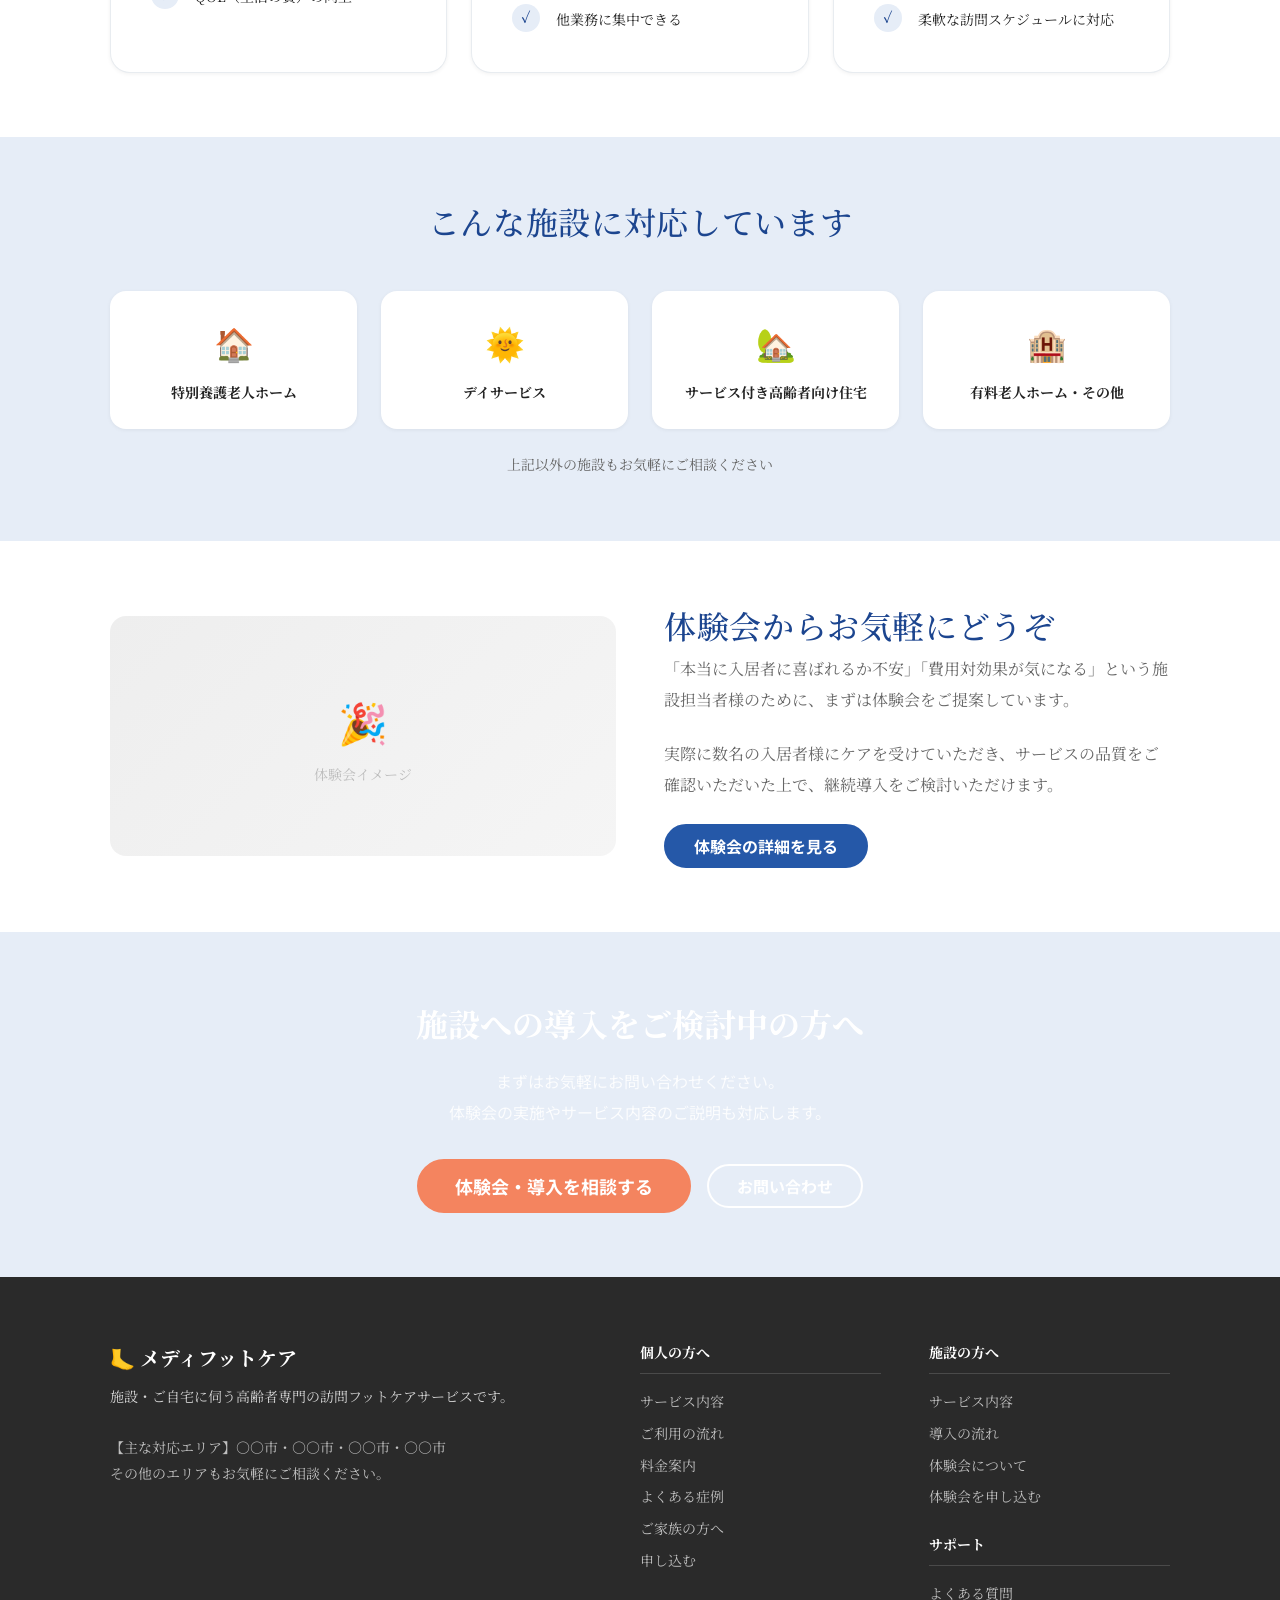
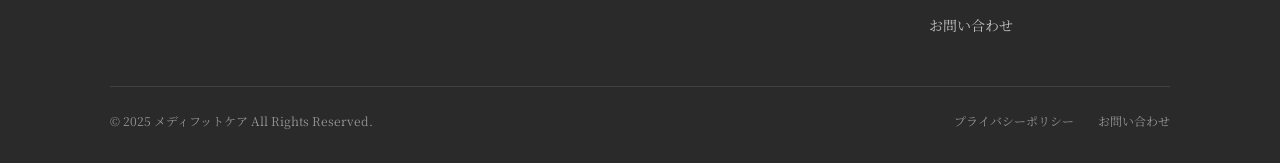
<file: html/facility/services.html>
<!DOCTYPE html>
<html lang="ja">
<head>
  <meta charset="UTF-8">
  <meta name="viewport" content="width=device-width, initial-scale=1.0">
  <title>施設向けサービス｜メディフットケア</title>
  <meta name="description" content="メディフットケアの施設向け訪問フットケアサービス。特養・デイサービス・サ高住などへの定期訪問に対応。まずは体験会からお気軽にご相談ください。">
  <meta property="og:title" content="施設向けサービス｜メディフットケア">
  <meta property="og:description" content="施設への定期訪問フットケアサービス。入居者の足のお悩みをプロが解決します。">
  <meta property="og:type" content="website">
  <link rel="preconnect" href="https://fonts.googleapis.com">
  <link rel="preconnect" href="https://fonts.gstatic.com" crossorigin>
  <link href="https://fonts.googleapis.com/css2?family=Noto+Serif+JP:wght@400;500;700&family=Noto+Sans+JP:wght@400;500;700&display=swap" rel="stylesheet">
  <link rel="stylesheet" href="../../css/style.css">
</head>
<body>

<!-- ===== ヘッダー ===== -->
<header class="header" id="header">
  <div class="container">
    <div class="header__inner">
      <a href="../../index.html" class="header__logo">
        <img src="../../images/logo.png" alt="メディフットケア" class="header__logo-img">
      </a>
      <nav class="nav" aria-label="グローバルナビゲーション">
        <ul style="display:flex; list-style:none; gap:0; align-items:center;">
          <li class="nav__item">
            <a href="../personal/services.html" class="nav__link">個人の方へ <span class="nav__arrow">▾</span></a>
            <div class="dropdown">
              <a href="../personal/services.html" class="dropdown__link">サービス内容</a>
              <a href="../personal/flow.html" class="dropdown__link">ご利用の流れ</a>
              <a href="../personal/pricing.html" class="dropdown__link">料金案内</a>
              <a href="../personal/cases.html" class="dropdown__link">よくある症例</a>
              <a href="../personal/family.html" class="dropdown__link">ご家族の方へ</a>
            </div>
          </li>
          <li class="nav__item">
            <a href="services.html" class="nav__link">施設の方へ <span class="nav__arrow">▾</span></a>
            <div class="dropdown">
              <a href="services.html" class="dropdown__link">サービス内容</a>
              <a href="flow.html" class="dropdown__link">導入の流れ</a>
              <a href="trial.html" class="dropdown__link">体験会について</a>
              <a href="../personal/pricing.html#facility" class="dropdown__link">料金・費用</a>
            </div>
          </li>
          <li class="nav__item"><a href="../faq.html" class="nav__link">よくある質問</a></li>
          <li class="nav__item"><a href="../contact.html" class="nav__link">お問い合わせ</a></li>
        </ul>
      </nav>
      <a href="../personal/apply.html" class="btn btn--accent header__cta">今すぐ申し込む</a>
      <button class="hamburger" aria-label="メニューを開く" aria-expanded="false">
        <span class="hamburger__line"></span>
        <span class="hamburger__line"></span>
        <span class="hamburger__line"></span>
      </button>
    </div>
  </div>
</header>
<div class="mobile-menu" id="mobileMenu">
  <div class="mobile-menu__section">
    <p class="mobile-menu__label">個人の方へ</p>
    <a href="../personal/services.html" class="mobile-menu__link">サービス内容</a>
    <a href="../personal/flow.html" class="mobile-menu__link">ご利用の流れ</a>
    <a href="../personal/pricing.html" class="mobile-menu__link">料金案内</a>
    <a href="../personal/cases.html" class="mobile-menu__link">よくある症例</a>
    <a href="../personal/family.html" class="mobile-menu__link">ご家族の方へ</a>
  </div>
  <div class="mobile-menu__section">
    <p class="mobile-menu__label">施設の方へ</p>
    <a href="services.html" class="mobile-menu__link">サービス内容</a>
    <a href="flow.html" class="mobile-menu__link">導入の流れ</a>
    <a href="trial.html" class="mobile-menu__link">体験会について</a>
    <a href="../personal/pricing.html#facility" class="mobile-menu__link">料金・費用</a>
  </div>
  <div class="mobile-menu__section">
    <p class="mobile-menu__label">サポート</p>
    <a href="../faq.html" class="mobile-menu__link">よくある質問</a>
    <a href="../contact.html" class="mobile-menu__link">お問い合わせ</a>
    <a href="../privacy.html" class="mobile-menu__link">プライバシーポリシー</a>
  </div>
  <div class="mobile-menu__cta">
    <a href="../personal/apply.html" class="btn btn--accent btn--full" style="margin-bottom:0.75rem;">個人の方はこちら</a>
    <a href="apply.html" class="btn btn--outline btn--full">施設担当者の方はこちら</a>
  </div>
</div>

<!-- ===== ページヘッダー ===== -->
<div class="page-header">
  <div class="container">    <h1 class="page-header__title">施設向けサービス内容</h1>
    <p class="page-header__subtitle">施設に伺い、入居者様の足のケアをまとめて対応します</p>
  </div>
</div>

<!-- ===== 施設訪問サービスの特徴 ===== -->
<section class="section">
  <div class="container">
    <div class="grid grid--2" style="align-items:center; gap:3rem;">
      <div class="fade-in">        <h2 class="section-title">施設への定期訪問で、入居者の足の健康を守ります</h2>
        <p style="color:var(--color-text-light); line-height:1.9; margin-bottom:1.5rem;">
          特別養護老人ホーム・デイサービス・サービス付き高齢者向け住宅（サ高住）など、さまざまな施設への定期訪問に対応しています。
        </p>
        <p style="color:var(--color-text-light); line-height:1.9;">
          入居者様の足のお悩みをまとめて解決。施設スタッフの業務負担を軽減し、入居者様のQOL（生活の質）向上に貢献します。
        </p>
      </div>
      <div class="fade-in fade-in-delay-1">
        <div class="img-placeholder img-placeholder--md" style="border-radius:1rem;">
          <div class="img-placeholder__icon">🏥</div>
          <p class="img-placeholder__text">施設訪問イメージ</p>
        </div>
      </div>
    </div>
  </div>
</section>

<!-- ===== 対応サービス内容 ===== -->
<section class="section section--soft">
  <div class="container">
    <div class="section-lead">      <h2 class="section-title section-title--center">施設で提供するケアメニュー</h2>
    </div>
    <div class="grid grid--3">
      <div class="card fade-in">
        <div class="card__icon">✂️</div>
        <h3 class="card__title">足爪ケア</h3>
        <p class="card__text">入居者様一人ひとりの爪の状態に合わせた爪切り・整爪を行います。肥厚爪・変形爪にも対応します。</p>
      </div>
      <div class="card fade-in fade-in-delay-1">
        <div class="card__icon">🌀</div>
        <h3 class="card__title">巻き爪ケア</h3>
        <p class="card__text">痛みや炎症の原因となる巻き爪を丁寧にケア。歩行時の痛みを軽減し、活動意欲の向上をサポートします。</p>
      </div>
      <div class="card fade-in fade-in-delay-2">
        <div class="card__icon">✨</div>
        <h3 class="card__title">角質・タコのケア</h3>
        <p class="card__text">歩行を妨げる足裏の角質・タコを処置。転倒リスクの軽減にもつながります。</p>
      </div>
    </div>
  </div>
</section>

<!-- ===== 導入メリット ===== -->
<section class="section">
  <div class="container">
    <div class="section-lead">      <h2 class="section-title section-title--center">導入でこんな効果が期待できます</h2>
    </div>
    <div class="grid grid--3">
      <div class="card fade-in" style="border-top:4px solid var(--color-primary);">
        <div style="font-size:2rem; margin-bottom:1rem;">👵</div>
        <h3 class="card__title" style="color:var(--color-primary-dark);">入居者様にとって</h3>
        <div class="check-list" style="gap:0.5rem;">
          <div class="check-list__item" style="padding:0.5rem; border:none; background:transparent;">
            <div class="check-list__item-icon">✓</div>
            <div class="check-list__item-text">足の痛みや不快感が解消される</div>
          </div>
          <div class="check-list__item" style="padding:0.5rem; border:none; background:transparent;">
            <div class="check-list__item-icon">✓</div>
            <div class="check-list__item-text">歩行が楽になり活動意欲が向上</div>
          </div>
          <div class="check-list__item" style="padding:0.5rem; border:none; background:transparent;">
            <div class="check-list__item-icon">✓</div>
            <div class="check-list__item-text">転倒リスクの軽減</div>
          </div>
          <div class="check-list__item" style="padding:0.5rem; border:none; background:transparent;">
            <div class="check-list__item-icon">✓</div>
            <div class="check-list__item-text">QOL（生活の質）の向上</div>
          </div>
        </div>
      </div>
      <div class="card fade-in fade-in-delay-1" style="border-top:4px solid var(--color-accent);">
        <div style="font-size:2rem; margin-bottom:1rem;">👩‍💼</div>
        <h3 class="card__title" style="color:var(--color-accent-dark);">施設スタッフにとって</h3>
        <div class="check-list" style="gap:0.5rem;">
          <div class="check-list__item" style="padding:0.5rem; border:none; background:transparent;">
            <div class="check-list__item-icon">✓</div>
            <div class="check-list__item-text">爪切り業務の負担軽減</div>
          </div>
          <div class="check-list__item" style="padding:0.5rem; border:none; background:transparent;">
            <div class="check-list__item-icon">✓</div>
            <div class="check-list__item-text">専門的なケアを外部委託できる安心感</div>
          </div>
          <div class="check-list__item" style="padding:0.5rem; border:none; background:transparent;">
            <div class="check-list__item-icon">✓</div>
            <div class="check-list__item-text">ケア後の報告書で状態把握が容易</div>
          </div>
          <div class="check-list__item" style="padding:0.5rem; border:none; background:transparent;">
            <div class="check-list__item-icon">✓</div>
            <div class="check-list__item-text">他業務に集中できる</div>
          </div>
        </div>
      </div>
      <div class="card fade-in fade-in-delay-2" style="border-top:4px solid #7B68EE;">
        <div style="font-size:2rem; margin-bottom:1rem;">🏢</div>
        <h3 class="card__title" style="color:#5A4FCF;">施設運営にとって</h3>
        <div class="check-list" style="gap:0.5rem;">
          <div class="check-list__item" style="padding:0.5rem; border:none; background:transparent;">
            <div class="check-list__item-icon">✓</div>
            <div class="check-list__item-text">サービス品質の向上と差別化</div>
          </div>
          <div class="check-list__item" style="padding:0.5rem; border:none; background:transparent;">
            <div class="check-list__item-icon">✓</div>
            <div class="check-list__item-text">入居者・ご家族の満足度向上</div>
          </div>
          <div class="check-list__item" style="padding:0.5rem; border:none; background:transparent;">
            <div class="check-list__item-icon">✓</div>
            <div class="check-list__item-text">リスクマネジメント（足トラブルの予防）</div>
          </div>
          <div class="check-list__item" style="padding:0.5rem; border:none; background:transparent;">
            <div class="check-list__item-icon">✓</div>
            <div class="check-list__item-text">柔軟な訪問スケジュールに対応</div>
          </div>
        </div>
      </div>
    </div>
  </div>
</section>

<!-- ===== 対応施設タイプ ===== -->
<section class="section section--primary-light">
  <div class="container">
    <div class="section-lead">      <h2 class="section-title section-title--center">こんな施設に対応しています</h2>
    </div>
    <div class="grid grid--4">
      <div style="text-align:center; padding:1.5rem; background:white; border-radius:1rem; box-shadow:var(--shadow-sm);" class="fade-in">
        <div style="font-size:2rem; margin-bottom:0.75rem;">🏠</div>
        <p style="font-weight:700; font-size:0.875rem;">特別養護老人ホーム</p>
      </div>
      <div style="text-align:center; padding:1.5rem; background:white; border-radius:1rem; box-shadow:var(--shadow-sm);" class="fade-in fade-in-delay-1">
        <div style="font-size:2rem; margin-bottom:0.75rem;">🌞</div>
        <p style="font-weight:700; font-size:0.875rem;">デイサービス</p>
      </div>
      <div style="text-align:center; padding:1.5rem; background:white; border-radius:1rem; box-shadow:var(--shadow-sm);" class="fade-in fade-in-delay-2">
        <div style="font-size:2rem; margin-bottom:0.75rem;">🏡</div>
        <p style="font-weight:700; font-size:0.875rem;">サービス付き高齢者向け住宅</p>
      </div>
      <div style="text-align:center; padding:1.5rem; background:white; border-radius:1rem; box-shadow:var(--shadow-sm);" class="fade-in fade-in-delay-3">
        <div style="font-size:2rem; margin-bottom:0.75rem;">🏨</div>
        <p style="font-weight:700; font-size:0.875rem;">有料老人ホーム・その他</p>
      </div>
    </div>
    <p style="text-align:center; margin-top:1.5rem; font-size:0.875rem; color:var(--color-text-light);">上記以外の施設もお気軽にご相談ください</p>
  </div>
</section>

<!-- ===== 体験会のご案内 ===== -->
<section class="section">
  <div class="container">
    <div class="grid grid--2" style="align-items:center; gap:3rem;">
      <div class="fade-in">
        <div class="img-placeholder img-placeholder--md" style="border-radius:1rem;">
          <div class="img-placeholder__icon">🎉</div>
          <p class="img-placeholder__text">体験会イメージ</p>
        </div>
      </div>
      <div class="fade-in fade-in-delay-1">        <h2 class="section-title">体験会からお気軽にどうぞ</h2>
        <p style="color:var(--color-text-light); line-height:1.9; margin-bottom:1.5rem;">
          「本当に入居者に喜ばれるか不安」「費用対効果が気になる」という施設担当者様のために、まずは体験会をご提案しています。
        </p>
        <p style="color:var(--color-text-light); line-height:1.9; margin-bottom:1.5rem;">
          実際に数名の入居者様にケアを受けていただき、サービスの品質をご確認いただいた上で、継続導入をご検討いただけます。
        </p>
        <a href="trial.html" class="btn btn--primary">体験会の詳細を見る</a>
      </div>
    </div>
  </div>
</section>

<!-- ===== CTA ===== -->
<section class="cta-section">
  <div class="container">
    <h2 class="cta-section__title">施設への導入をご検討中の方へ</h2>
    <p class="cta-section__text">
      まずはお気軽にお問い合わせください。<br>
      体験会の実施やサービス内容のご説明も対応します。
    </p>
    <div class="btn-group btn-group--center">
      <a href="apply.html" class="btn btn--accent btn--lg">体験会・導入を相談する</a>
      <a href="../contact.html" class="btn btn--outline-white">お問い合わせ</a>
    </div>
  </div>
</section>

<!-- ===== フッター ===== -->
<footer class="footer">
  <div class="container">
    <div class="footer__grid">
      <div>
        <div class="footer__brand-name">🦶 メディフットケア</div>
        <p class="footer__brand-desc">施設・ご自宅に伺う高齢者専門の訪問フットケアサービスです。</p>
        <div style="margin-top:1rem;">
          <!-- AREA_START: ここを更新してください -->
          <p class="footer__area">【主な対応エリア】○○市・○○市・○○市・○○市</p>
          <p class="footer__area">その他のエリアもお気軽にご相談ください。</p>
          <!-- AREA_END -->
        </div>
      </div>
      <div>
        <h3 class="footer__section-title">個人の方へ</h3>
        <div class="footer__links">
          <a href="../personal/services.html" class="footer__link">サービス内容</a>
          <a href="../personal/flow.html" class="footer__link">ご利用の流れ</a>
          <a href="../personal/pricing.html" class="footer__link">料金案内</a>
          <a href="../personal/cases.html" class="footer__link">よくある症例</a>
          <a href="../personal/family.html" class="footer__link">ご家族の方へ</a>
          <a href="../personal/apply.html" class="footer__link">申し込む</a>
        </div>
      </div>
      <div>
        <h3 class="footer__section-title">施設の方へ</h3>
        <div class="footer__links">
          <a href="services.html" class="footer__link">サービス内容</a>
          <a href="flow.html" class="footer__link">導入の流れ</a>
          <a href="trial.html" class="footer__link">体験会について</a>
          <a href="apply.html" class="footer__link">体験会を申し込む</a>
        </div>
        <h3 class="footer__section-title" style="margin-top:1.5rem;">サポート</h3>
        <div class="footer__links">
          <a href="../faq.html" class="footer__link">よくある質問</a>
          <a href="../contact.html" class="footer__link">お問い合わせ</a>
        </div>
      </div>
    </div>
    <div class="footer__bottom">
      <p class="footer__copyright">&copy; 2025 メディフットケア All Rights Reserved.</p>
      <div class="footer__bottom-links">
        <a href="../privacy.html" class="footer__bottom-link">プライバシーポリシー</a>
        <a href="../contact.html" class="footer__bottom-link">お問い合わせ</a>
      </div>
    </div>
  </div>
</footer>

<script src="../../js/main.js"></script>
</body>
</html>
</file>
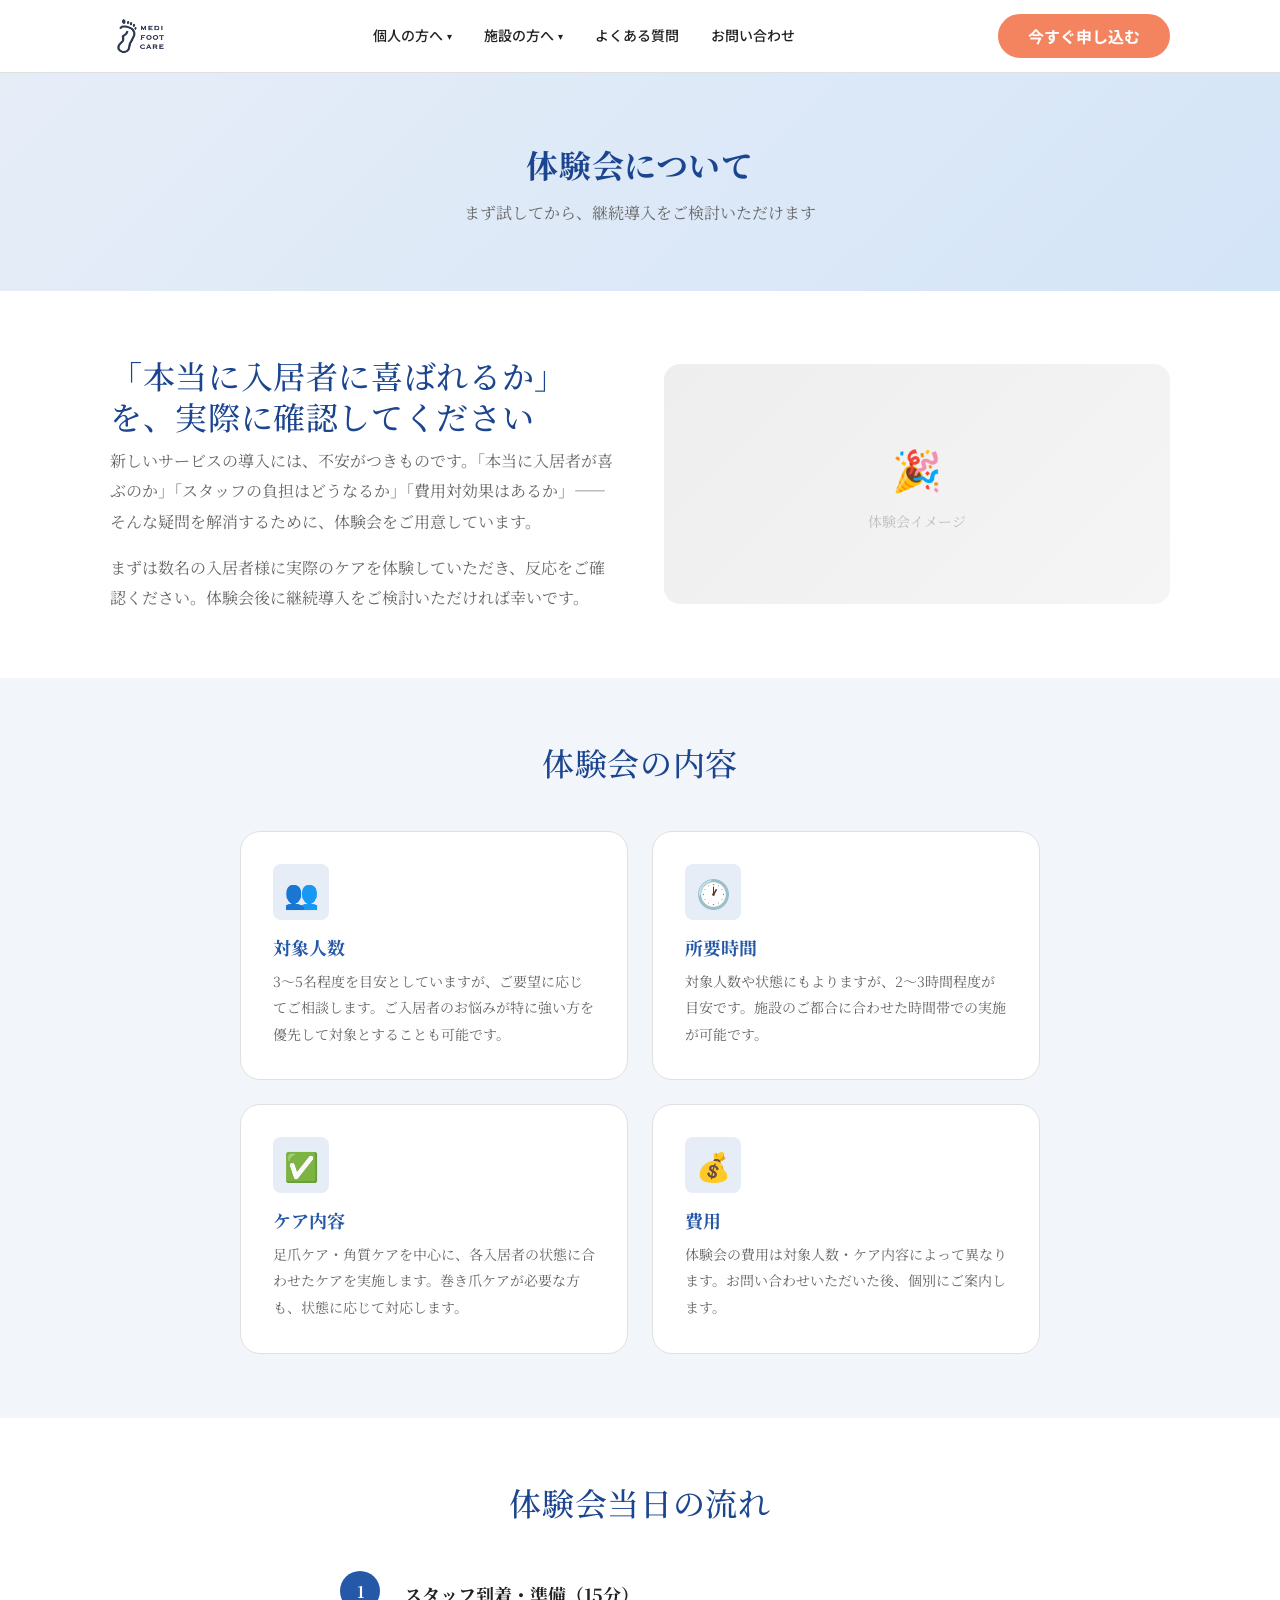
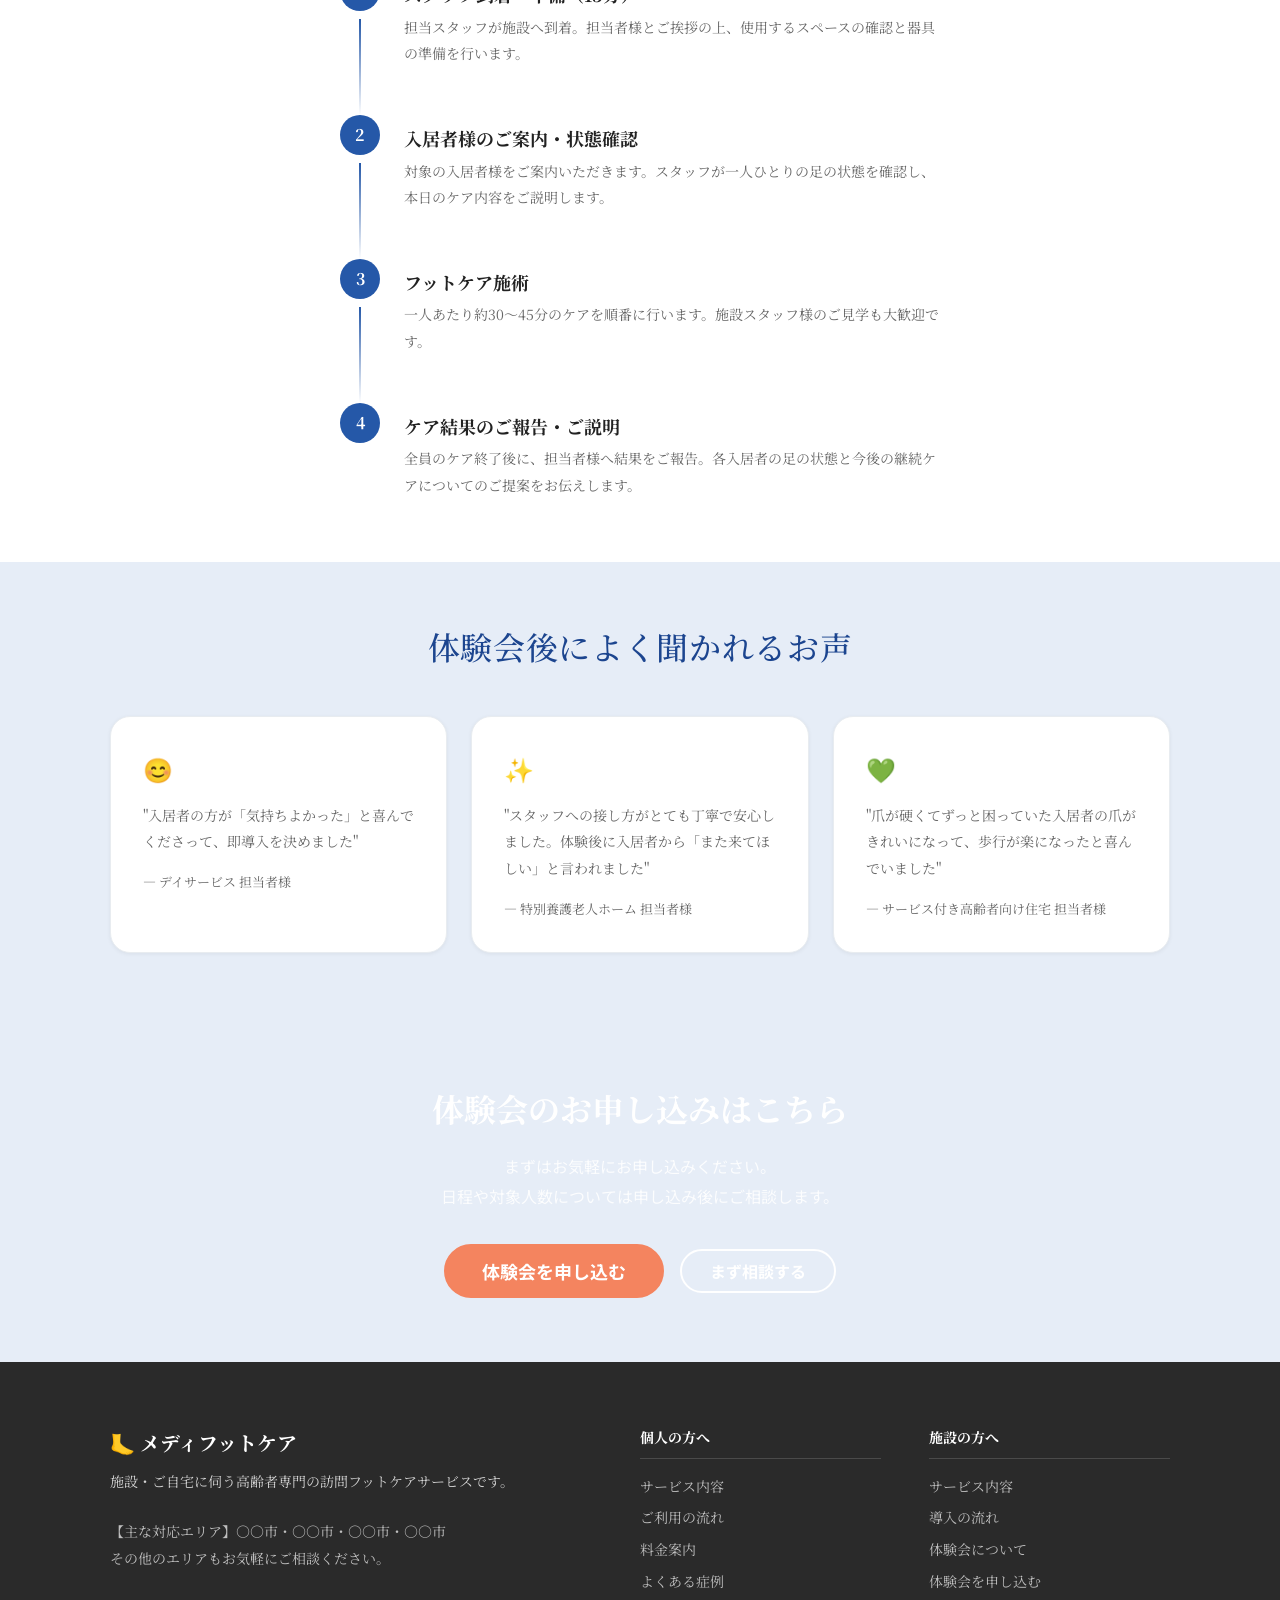
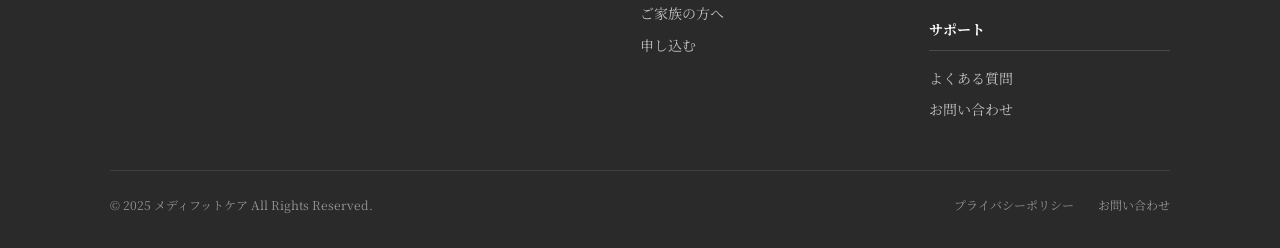
<file: html/facility/trial.html>
<!DOCTYPE html>
<html lang="ja">
<head>
  <meta charset="UTF-8">
  <meta name="viewport" content="width=device-width, initial-scale=1.0">
  <title>体験会について｜メディフットケア</title>
  <meta name="description" content="メディフットケアの施設向け体験会。実際に入居者様にケアを受けていただき、サービスの品質を確認してから導入をご検討いただけます。">
  <meta property="og:title" content="体験会について｜メディフットケア">
  <meta property="og:type" content="website">
  <link rel="preconnect" href="https://fonts.googleapis.com">
  <link rel="preconnect" href="https://fonts.gstatic.com" crossorigin>
  <link href="https://fonts.googleapis.com/css2?family=Noto+Serif+JP:wght@400;500;700&family=Noto+Sans+JP:wght@400;500;700&display=swap" rel="stylesheet">
  <link rel="stylesheet" href="../../css/style.css">
</head>
<body>

<header class="header" id="header">
  <div class="container">
    <div class="header__inner">
      <a href="../../index.html" class="header__logo">
        <img src="../../images/logo.png" alt="メディフットケア" class="header__logo-img">
      </a>
      <nav class="nav" aria-label="グローバルナビゲーション">
        <ul style="display:flex; list-style:none; gap:0; align-items:center;">
          <li class="nav__item">
            <a href="../personal/services.html" class="nav__link">個人の方へ <span class="nav__arrow">▾</span></a>
            <div class="dropdown">
              <a href="../personal/services.html" class="dropdown__link">サービス内容</a>
              <a href="../personal/flow.html" class="dropdown__link">ご利用の流れ</a>
              <a href="../personal/pricing.html" class="dropdown__link">料金案内</a>
              <a href="../personal/cases.html" class="dropdown__link">よくある症例</a>
              <a href="../personal/family.html" class="dropdown__link">ご家族の方へ</a>
            </div>
          </li>
          <li class="nav__item">
            <a href="services.html" class="nav__link">施設の方へ <span class="nav__arrow">▾</span></a>
            <div class="dropdown">
              <a href="services.html" class="dropdown__link">サービス内容</a>
              <a href="flow.html" class="dropdown__link">導入の流れ</a>
              <a href="trial.html" class="dropdown__link">体験会について</a>
              <a href="../personal/pricing.html#facility" class="dropdown__link">料金・費用</a>
            </div>
          </li>
          <li class="nav__item"><a href="../faq.html" class="nav__link">よくある質問</a></li>
          <li class="nav__item"><a href="../contact.html" class="nav__link">お問い合わせ</a></li>
        </ul>
      </nav>
      <a href="../personal/apply.html" class="btn btn--accent header__cta">今すぐ申し込む</a>
      <button class="hamburger" aria-label="メニューを開く" aria-expanded="false">
        <span class="hamburger__line"></span><span class="hamburger__line"></span><span class="hamburger__line"></span>
      </button>
    </div>
  </div>
</header>
<div class="mobile-menu" id="mobileMenu">
  <div class="mobile-menu__section">
    <p class="mobile-menu__label">個人の方へ</p>
    <a href="../personal/services.html" class="mobile-menu__link">サービス内容</a>
    <a href="../personal/flow.html" class="mobile-menu__link">ご利用の流れ</a>
    <a href="../personal/pricing.html" class="mobile-menu__link">料金案内</a>
    <a href="../personal/cases.html" class="mobile-menu__link">よくある症例</a>
    <a href="../personal/family.html" class="mobile-menu__link">ご家族の方へ</a>
  </div>
  <div class="mobile-menu__section">
    <p class="mobile-menu__label">施設の方へ</p>
    <a href="services.html" class="mobile-menu__link">サービス内容</a>
    <a href="flow.html" class="mobile-menu__link">導入の流れ</a>
    <a href="trial.html" class="mobile-menu__link">体験会について</a>
    <a href="../personal/pricing.html#facility" class="mobile-menu__link">料金・費用</a>
  </div>
  <div class="mobile-menu__section">
    <p class="mobile-menu__label">サポート</p>
    <a href="../faq.html" class="mobile-menu__link">よくある質問</a>
    <a href="../contact.html" class="mobile-menu__link">お問い合わせ</a>
  </div>
  <div class="mobile-menu__cta">
    <a href="../personal/apply.html" class="btn btn--accent btn--full" style="margin-bottom:0.75rem;">個人の方はこちら</a>
    <a href="apply.html" class="btn btn--outline btn--full">施設担当者の方はこちら</a>
  </div>
</div>

<div class="page-header">
  <div class="container">    <h1 class="page-header__title">体験会について</h1>
    <p class="page-header__subtitle">まず試してから、継続導入をご検討いただけます</p>
  </div>
</div>

<section class="section">
  <div class="container">
    <div class="grid grid--2" style="align-items:center; gap:3rem;">
      <div class="fade-in">        <h2 class="section-title">「本当に入居者に喜ばれるか」を、実際に確認してください</h2>
        <p style="color:var(--color-text-light); line-height:1.9; margin-bottom:1rem;">
          新しいサービスの導入には、不安がつきものです。「本当に入居者が喜ぶのか」「スタッフの負担はどうなるか」「費用対効果はあるか」——そんな疑問を解消するために、体験会をご用意しています。
        </p>
        <p style="color:var(--color-text-light); line-height:1.9;">
          まずは数名の入居者様に実際のケアを体験していただき、反応をご確認ください。体験会後に継続導入をご検討いただければ幸いです。
        </p>
      </div>
      <div class="fade-in fade-in-delay-1">
        <div class="img-placeholder img-placeholder--md" style="border-radius:1rem;">
          <div class="img-placeholder__icon">🎉</div>
          <p class="img-placeholder__text">体験会イメージ</p>
        </div>
      </div>
    </div>
  </div>
</section>

<section class="section section--soft">
  <div class="container">
    <div class="section-lead">      <h2 class="section-title section-title--center">体験会の内容</h2>
    </div>
    <div class="grid grid--2" style="max-width:800px; margin:0 auto;">
      <div class="card card--flat fade-in">
        <div class="card__icon">👥</div>
        <h3 class="card__title">対象人数</h3>
        <p class="card__text">3〜5名程度を目安としていますが、ご要望に応じてご相談します。ご入居者のお悩みが特に強い方を優先して対象とすることも可能です。</p>
      </div>
      <div class="card card--flat fade-in fade-in-delay-1">
        <div class="card__icon">🕐</div>
        <h3 class="card__title">所要時間</h3>
        <p class="card__text">対象人数や状態にもよりますが、2〜3時間程度が目安です。施設のご都合に合わせた時間帯での実施が可能です。</p>
      </div>
      <div class="card card--flat fade-in fade-in-delay-2">
        <div class="card__icon">✅</div>
        <h3 class="card__title">ケア内容</h3>
        <p class="card__text">足爪ケア・角質ケアを中心に、各入居者の状態に合わせたケアを実施します。巻き爪ケアが必要な方も、状態に応じて対応します。</p>
      </div>
      <div class="card card--flat fade-in fade-in-delay-3">
        <div class="card__icon">💰</div>
        <h3 class="card__title">費用</h3>
        <p class="card__text">体験会の費用は対象人数・ケア内容によって異なります。お問い合わせいただいた後、個別にご案内します。</p>
      </div>
    </div>
  </div>
</section>

<section class="section">
  <div class="container">
    <div class="section-lead">      <h2 class="section-title section-title--center">体験会当日の流れ</h2>
    </div>
    <div style="max-width:600px; margin:0 auto;">
      <div class="steps">
        <div class="step fade-in">
          <div class="step__number"><div class="step__circle">1</div></div>
          <div class="step__body">
            <h3 class="step__title">スタッフ到着・準備（15分）</h3>
            <p class="step__text">担当スタッフが施設へ到着。担当者様とご挨拶の上、使用するスペースの確認と器具の準備を行います。</p>
          </div>
        </div>
        <div class="step fade-in fade-in-delay-1">
          <div class="step__number"><div class="step__circle">2</div></div>
          <div class="step__body">
            <h3 class="step__title">入居者様のご案内・状態確認</h3>
            <p class="step__text">対象の入居者様をご案内いただきます。スタッフが一人ひとりの足の状態を確認し、本日のケア内容をご説明します。</p>
          </div>
        </div>
        <div class="step fade-in fade-in-delay-2">
          <div class="step__number"><div class="step__circle">3</div></div>
          <div class="step__body">
            <h3 class="step__title">フットケア施術</h3>
            <p class="step__text">一人あたり約30〜45分のケアを順番に行います。施設スタッフ様のご見学も大歓迎です。</p>
          </div>
        </div>
        <div class="step fade-in fade-in-delay-3">
          <div class="step__number"><div class="step__circle">4</div></div>
          <div class="step__body">
            <h3 class="step__title">ケア結果のご報告・ご説明</h3>
            <p class="step__text">全員のケア終了後に、担当者様へ結果をご報告。各入居者の足の状態と今後の継続ケアについてのご提案をお伝えします。</p>
          </div>
        </div>
      </div>
    </div>
  </div>
</section>

<section class="section section--primary-light">
  <div class="container">
    <div class="section-lead">      <h2 class="section-title section-title--center">体験会後によく聞かれるお声</h2>
    </div>
    <div class="grid grid--3">
      <div class="card fade-in">
        <div style="font-size:1.5rem; margin-bottom:0.75rem;">😊</div>
        <p class="card__text">"入居者の方が「気持ちよかった」と喜んでくださって、即導入を決めました"</p>
        <p style="margin-top:1rem; font-size:0.8125rem; color:var(--color-text-light);">— デイサービス 担当者様</p>
      </div>
      <div class="card fade-in fade-in-delay-1">
        <div style="font-size:1.5rem; margin-bottom:0.75rem;">✨</div>
        <p class="card__text">"スタッフへの接し方がとても丁寧で安心しました。体験後に入居者から「また来てほしい」と言われました"</p>
        <p style="margin-top:1rem; font-size:0.8125rem; color:var(--color-text-light);">— 特別養護老人ホーム 担当者様</p>
      </div>
      <div class="card fade-in fade-in-delay-2">
        <div style="font-size:1.5rem; margin-bottom:0.75rem;">💚</div>
        <p class="card__text">"爪が硬くてずっと困っていた入居者の爪がきれいになって、歩行が楽になったと喜んでいました"</p>
        <p style="margin-top:1rem; font-size:0.8125rem; color:var(--color-text-light);">— サービス付き高齢者向け住宅 担当者様</p>
      </div>
    </div>
  </div>
</section>

<section class="cta-section">
  <div class="container">
    <h2 class="cta-section__title">体験会のお申し込みはこちら</h2>
    <p class="cta-section__text">
      まずはお気軽にお申し込みください。<br>
      日程や対象人数については申し込み後にご相談します。
    </p>
    <div class="btn-group btn-group--center">
      <a href="apply.html" class="btn btn--accent btn--lg">体験会を申し込む</a>
      <a href="../contact.html" class="btn btn--outline-white">まず相談する</a>
    </div>
  </div>
</section>

<footer class="footer">
  <div class="container">
    <div class="footer__grid">
      <div>
        <div class="footer__brand-name">🦶 メディフットケア</div>
        <p class="footer__brand-desc">施設・ご自宅に伺う高齢者専門の訪問フットケアサービスです。</p>
        <div style="margin-top:1rem;">
          <!-- AREA_START: ここを更新してください -->
          <p class="footer__area">【主な対応エリア】○○市・○○市・○○市・○○市</p>
          <p class="footer__area">その他のエリアもお気軽にご相談ください。</p>
          <!-- AREA_END -->
        </div>
      </div>
      <div>
        <h3 class="footer__section-title">個人の方へ</h3>
        <div class="footer__links">
          <a href="../personal/services.html" class="footer__link">サービス内容</a>
          <a href="../personal/flow.html" class="footer__link">ご利用の流れ</a>
          <a href="../personal/pricing.html" class="footer__link">料金案内</a>
          <a href="../personal/cases.html" class="footer__link">よくある症例</a>
          <a href="../personal/family.html" class="footer__link">ご家族の方へ</a>
          <a href="../personal/apply.html" class="footer__link">申し込む</a>
        </div>
      </div>
      <div>
        <h3 class="footer__section-title">施設の方へ</h3>
        <div class="footer__links">
          <a href="services.html" class="footer__link">サービス内容</a>
          <a href="flow.html" class="footer__link">導入の流れ</a>
          <a href="trial.html" class="footer__link">体験会について</a>
          <a href="apply.html" class="footer__link">体験会を申し込む</a>
        </div>
        <h3 class="footer__section-title" style="margin-top:1.5rem;">サポート</h3>
        <div class="footer__links">
          <a href="../faq.html" class="footer__link">よくある質問</a>
          <a href="../contact.html" class="footer__link">お問い合わせ</a>
        </div>
      </div>
    </div>
    <div class="footer__bottom">
      <p class="footer__copyright">&copy; 2025 メディフットケア All Rights Reserved.</p>
      <div class="footer__bottom-links">
        <a href="../privacy.html" class="footer__bottom-link">プライバシーポリシー</a>
        <a href="../contact.html" class="footer__bottom-link">お問い合わせ</a>
      </div>
    </div>
  </div>
</footer>
<script src="../../js/main.js"></script>
</body>
</html>
</file>
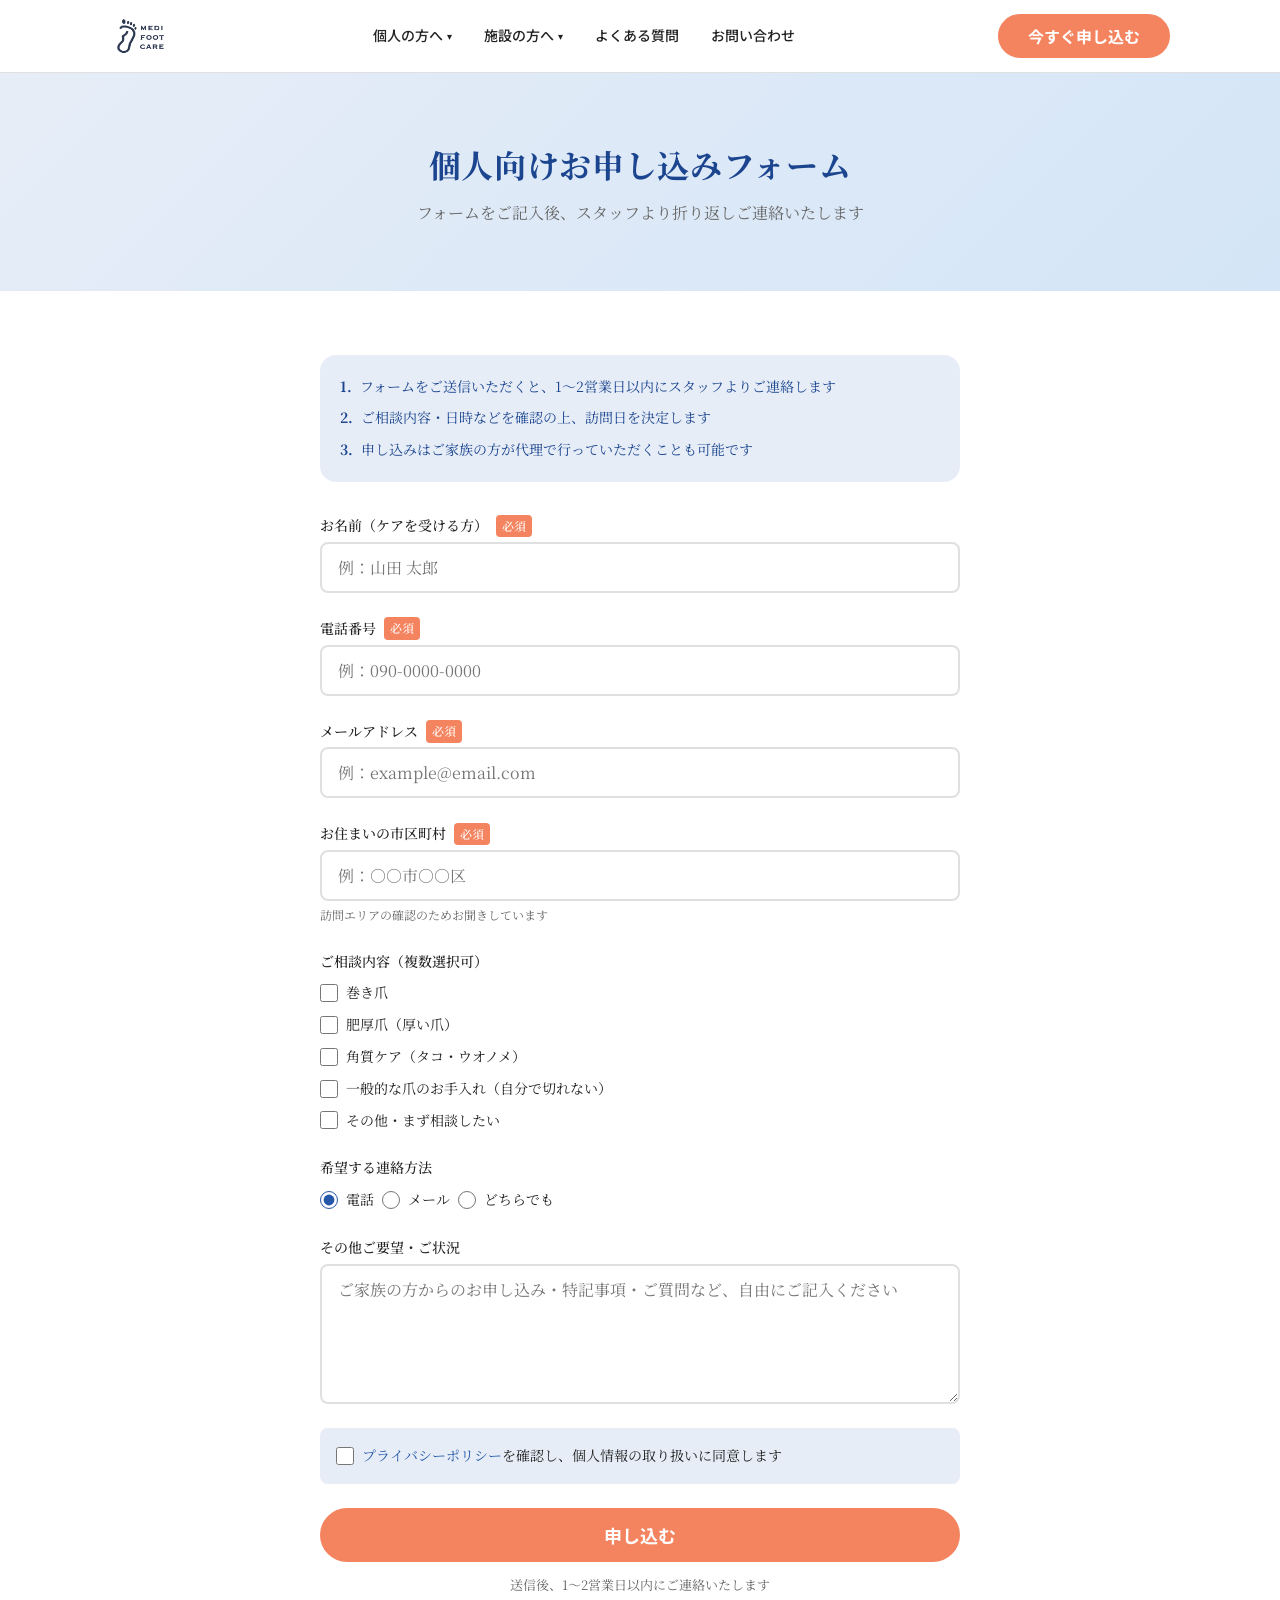
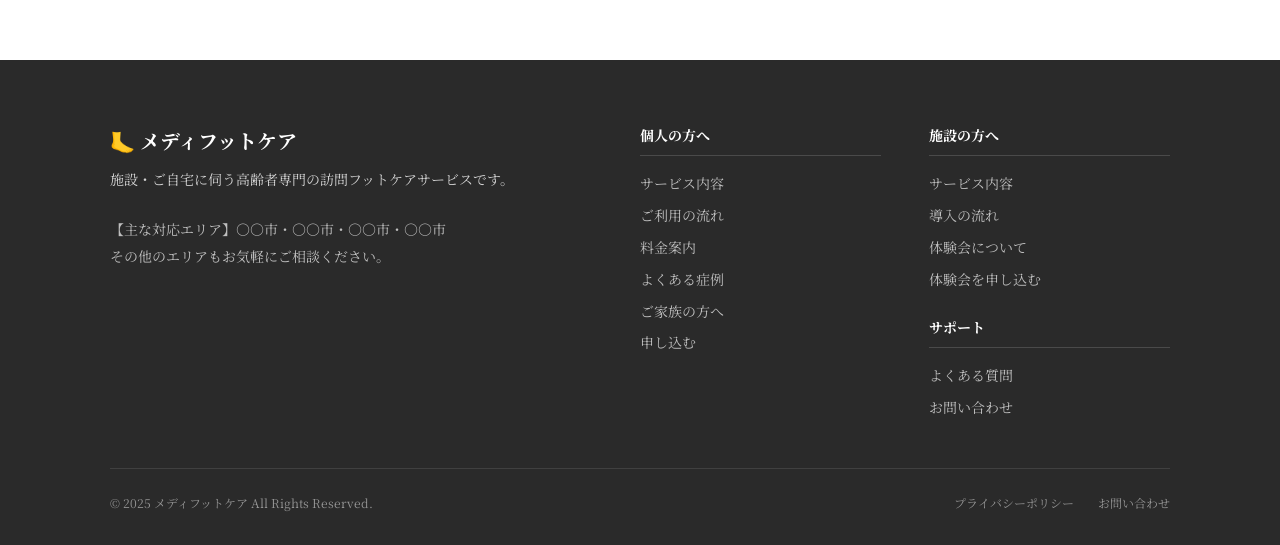
<file: html/personal/apply.html>
<!DOCTYPE html>
<html lang="ja">
<head>
  <meta charset="UTF-8">
  <meta name="viewport" content="width=device-width, initial-scale=1.0">
  <title>個人向け申し込みフォーム｜メディフットケア</title>
  <meta name="description" content="メディフットケアへの個人向け訪問フットケアのお申し込みはこちら。巻き爪・肥厚爪・角質ケアなど、お悩みに合わせてご相談いただけます。">
  <meta property="og:title" content="個人向け申し込みフォーム｜メディフットケア">
  <meta property="og:type" content="website">
  <link rel="preconnect" href="https://fonts.googleapis.com">
  <link rel="preconnect" href="https://fonts.gstatic.com" crossorigin>
  <link href="https://fonts.googleapis.com/css2?family=Noto+Serif+JP:wght@400;500;700&family=Noto+Sans+JP:wght@400;500;700&display=swap" rel="stylesheet">
  <link rel="stylesheet" href="../../css/style.css">
</head>
<body>

<header class="header" id="header">
  <div class="container">
    <div class="header__inner">
      <a href="../../index.html" class="header__logo">
        <img src="../../images/logo.png" alt="メディフットケア" class="header__logo-img">
      </a>
      <nav class="nav" aria-label="グローバルナビゲーション">
        <ul style="display:flex; list-style:none; gap:0; align-items:center;">
          <li class="nav__item">
            <a href="services.html" class="nav__link">個人の方へ <span class="nav__arrow">▾</span></a>
            <div class="dropdown">
              <a href="services.html" class="dropdown__link">サービス内容</a>
              <a href="flow.html" class="dropdown__link">ご利用の流れ</a>
              <a href="pricing.html" class="dropdown__link">料金案内</a>
              <a href="cases.html" class="dropdown__link">よくある症例</a>
              <a href="family.html" class="dropdown__link">ご家族の方へ</a>
            </div>
          </li>
          <li class="nav__item">
            <a href="../facility/services.html" class="nav__link">施設の方へ <span class="nav__arrow">▾</span></a>
            <div class="dropdown">
              <a href="../facility/services.html" class="dropdown__link">サービス内容</a>
              <a href="../facility/flow.html" class="dropdown__link">導入の流れ</a>
              <a href="../facility/trial.html" class="dropdown__link">体験会について</a>
              <a href="pricing.html#facility" class="dropdown__link">料金・費用</a>
            </div>
          </li>
          <li class="nav__item"><a href="../faq.html" class="nav__link">よくある質問</a></li>
          <li class="nav__item"><a href="../contact.html" class="nav__link">お問い合わせ</a></li>
        </ul>
      </nav>
      <a href="apply.html" class="btn btn--accent header__cta">今すぐ申し込む</a>
      <button class="hamburger" aria-label="メニューを開く" aria-expanded="false">
        <span class="hamburger__line"></span><span class="hamburger__line"></span><span class="hamburger__line"></span>
      </button>
    </div>
  </div>
</header>
<div class="mobile-menu" id="mobileMenu">
  <div class="mobile-menu__section">
    <p class="mobile-menu__label">個人の方へ</p>
    <a href="services.html" class="mobile-menu__link">サービス内容</a>
    <a href="flow.html" class="mobile-menu__link">ご利用の流れ</a>
    <a href="pricing.html" class="mobile-menu__link">料金案内</a>
    <a href="cases.html" class="mobile-menu__link">よくある症例</a>
    <a href="family.html" class="mobile-menu__link">ご家族の方へ</a>
  </div>
  <div class="mobile-menu__section">
    <p class="mobile-menu__label">施設の方へ</p>
    <a href="../facility/services.html" class="mobile-menu__link">サービス内容</a>
    <a href="../facility/flow.html" class="mobile-menu__link">導入の流れ</a>
    <a href="../facility/trial.html" class="mobile-menu__link">体験会について</a>
    <a href="pricing.html#facility" class="mobile-menu__link">料金・費用</a>
  </div>
  <div class="mobile-menu__section">
    <p class="mobile-menu__label">サポート</p>
    <a href="../faq.html" class="mobile-menu__link">よくある質問</a>
    <a href="../contact.html" class="mobile-menu__link">お問い合わせ</a>
  </div>
  <div class="mobile-menu__cta">
    <a href="apply.html" class="btn btn--accent btn--full" style="margin-bottom:0.75rem;">個人の方はこちら</a>
    <a href="../facility/apply.html" class="btn btn--outline btn--full">施設担当者の方はこちら</a>
  </div>
</div>

<div class="page-header">
  <div class="container">    <h1 class="page-header__title">個人向けお申し込みフォーム</h1>
    <p class="page-header__subtitle">フォームをご記入後、スタッフより折り返しご連絡いたします</p>
  </div>
</div>

<section class="section">
  <div class="container">

    <div style="background:var(--color-primary-light); border-radius:1rem; padding:1.25rem; max-width:640px; margin:0 auto 2rem;">
      <ul style="display:flex; flex-direction:column; gap:0.5rem;">
        <li style="display:flex; gap:0.5rem; align-items:flex-start; font-size:0.875rem; color:var(--color-primary-dark);">
          <span style="font-weight:700; flex-shrink:0;">1.</span>
          <span>フォームをご送信いただくと、1〜2営業日以内にスタッフよりご連絡します</span>
        </li>
        <li style="display:flex; gap:0.5rem; align-items:flex-start; font-size:0.875rem; color:var(--color-primary-dark);">
          <span style="font-weight:700; flex-shrink:0;">2.</span>
          <span>ご相談内容・日時などを確認の上、訪問日を決定します</span>
        </li>
        <li style="display:flex; gap:0.5rem; align-items:flex-start; font-size:0.875rem; color:var(--color-primary-dark);">
          <span style="font-weight:700; flex-shrink:0;">3.</span>
          <span>申し込みはご家族の方が代理で行っていただくことも可能です</span>
        </li>
      </ul>
    </div>

    <div class="form">
      <form
        action="https://formspree.io/f/YOUR_FORM_ID"
        method="POST"
        data-validate
      >
        <input type="text" name="_gotcha" class="honeypot" tabindex="-1" autocomplete="off">
        <input type="hidden" name="_next" value="../thank-you.html">
        <input type="hidden" name="_subject" value="【メディフットケア】個人向けお申し込みがありました">
        <input type="hidden" name="form_type" value="個人向け申し込み">

        <div class="form__group">
          <label class="form__label" for="name">
            お名前（ケアを受ける方）
            <span class="form__required">必須</span>
          </label>
          <input type="text" id="name" name="name" class="form__input" placeholder="例：山田 太郎" required autocomplete="name">
        </div>

        <div class="form__group">
          <label class="form__label" for="tel">
            電話番号
            <span class="form__required">必須</span>
          </label>
          <input type="tel" id="tel" name="tel" class="form__input" placeholder="例：090-0000-0000" required autocomplete="tel">
        </div>

        <div class="form__group">
          <label class="form__label" for="email">
            メールアドレス
            <span class="form__required">必須</span>
          </label>
          <input type="email" id="email" name="email" class="form__input" placeholder="例：example@email.com" required autocomplete="email">
        </div>

        <div class="form__group">
          <label class="form__label" for="area">
            お住まいの市区町村
            <span class="form__required">必須</span>
          </label>
          <input type="text" id="area" name="area" class="form__input" placeholder="例：○○市○○区" required>
          <p class="form__hint">訪問エリアの確認のためお聞きしています</p>
        </div>

        <div class="form__group">
          <div class="form__label">
            ご相談内容（複数選択可）
          </div>
          <div class="form__checkboxes" style="margin-top:0.5rem;">
            <label class="form__checkbox-item">
              <input type="checkbox" name="care_type[]" value="巻き爪">
              <span>巻き爪</span>
            </label>
            <label class="form__checkbox-item">
              <input type="checkbox" name="care_type[]" value="肥厚爪（厚い爪）">
              <span>肥厚爪（厚い爪）</span>
            </label>
            <label class="form__checkbox-item">
              <input type="checkbox" name="care_type[]" value="角質ケア">
              <span>角質ケア（タコ・ウオノメ）</span>
            </label>
            <label class="form__checkbox-item">
              <input type="checkbox" name="care_type[]" value="一般的な爪のお手入れ">
              <span>一般的な爪のお手入れ（自分で切れない）</span>
            </label>
            <label class="form__checkbox-item">
              <input type="checkbox" name="care_type[]" value="その他">
              <span>その他・まず相談したい</span>
            </label>
          </div>
        </div>

        <div class="form__group">
          <div class="form__label">希望する連絡方法</div>
          <div class="form__checkboxes" style="flex-direction:row; flex-wrap:wrap; margin-top:0.5rem;">
            <label class="form__checkbox-item">
              <input type="radio" name="contact_method" value="電話" checked>
              <span>電話</span>
            </label>
            <label class="form__checkbox-item">
              <input type="radio" name="contact_method" value="メール">
              <span>メール</span>
            </label>
            <label class="form__checkbox-item">
              <input type="radio" name="contact_method" value="どちらでも">
              <span>どちらでも</span>
            </label>
          </div>
        </div>

        <div class="form__group">
          <label class="form__label" for="notes">その他ご要望・ご状況</label>
          <textarea id="notes" name="notes" class="form__textarea" placeholder="ご家族の方からのお申し込み・特記事項・ご質問など、自由にご記入ください"></textarea>
        </div>

        <div class="form__group">
          <div class="form__privacy">
            <label class="form__checkbox-item">
              <input type="checkbox" name="privacy" required>
              <span><a href="../privacy.html" target="_blank" style="color:var(--color-primary);">プライバシーポリシー</a>を確認し、個人情報の取り扱いに同意します</span>
            </label>
          </div>
        </div>

        <div class="form__submit">
          <button type="submit" class="btn btn--accent btn--lg btn--full">申し込む</button>
          <p style="font-size:0.8125rem; color:var(--color-text-light); margin-top:0.75rem;">送信後、1〜2営業日以内にご連絡いたします</p>
        </div>
      </form>
    </div>
  </div>
</section>

<footer class="footer">
  <div class="container">
    <div class="footer__grid">
      <div>
        <div class="footer__brand-name">🦶 メディフットケア</div>
        <p class="footer__brand-desc">施設・ご自宅に伺う高齢者専門の訪問フットケアサービスです。</p>
        <div style="margin-top:1rem;">
          <!-- AREA_START: ここを更新してください -->
          <p class="footer__area">【主な対応エリア】○○市・○○市・○○市・○○市</p>
          <p class="footer__area">その他のエリアもお気軽にご相談ください。</p>
          <!-- AREA_END -->
        </div>
      </div>
      <div>
        <h3 class="footer__section-title">個人の方へ</h3>
        <div class="footer__links">
          <a href="services.html" class="footer__link">サービス内容</a>
          <a href="flow.html" class="footer__link">ご利用の流れ</a>
          <a href="pricing.html" class="footer__link">料金案内</a>
          <a href="cases.html" class="footer__link">よくある症例</a>
          <a href="family.html" class="footer__link">ご家族の方へ</a>
          <a href="apply.html" class="footer__link">申し込む</a>
        </div>
      </div>
      <div>
        <h3 class="footer__section-title">施設の方へ</h3>
        <div class="footer__links">
          <a href="../facility/services.html" class="footer__link">サービス内容</a>
          <a href="../facility/flow.html" class="footer__link">導入の流れ</a>
          <a href="../facility/trial.html" class="footer__link">体験会について</a>
          <a href="../facility/apply.html" class="footer__link">体験会を申し込む</a>
        </div>
        <h3 class="footer__section-title" style="margin-top:1.5rem;">サポート</h3>
        <div class="footer__links">
          <a href="../faq.html" class="footer__link">よくある質問</a>
          <a href="../contact.html" class="footer__link">お問い合わせ</a>
        </div>
      </div>
    </div>
    <div class="footer__bottom">
      <p class="footer__copyright">&copy; 2025 メディフットケア All Rights Reserved.</p>
      <div class="footer__bottom-links">
        <a href="../privacy.html" class="footer__bottom-link">プライバシーポリシー</a>
        <a href="../contact.html" class="footer__bottom-link">お問い合わせ</a>
      </div>
    </div>
  </div>
</footer>
<script src="../../js/main.js"></script>
</body>
</html>
</file>
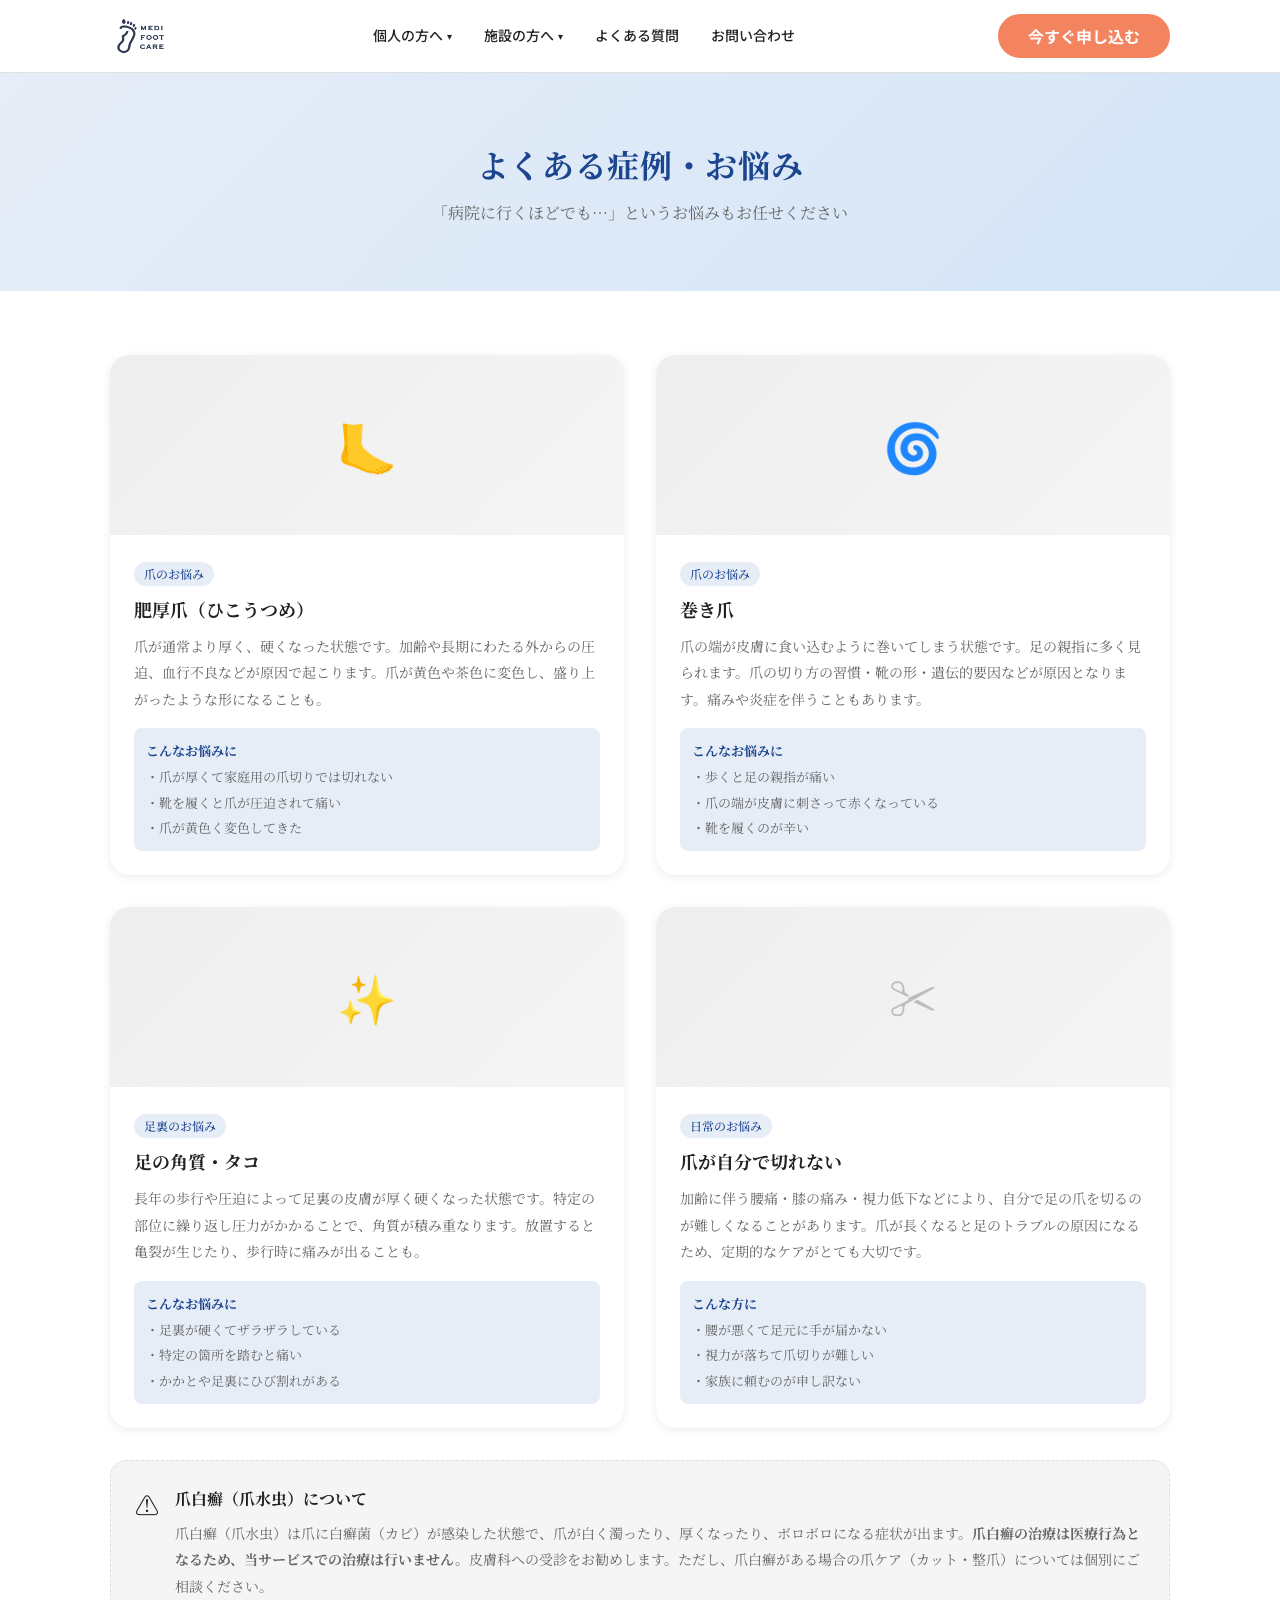
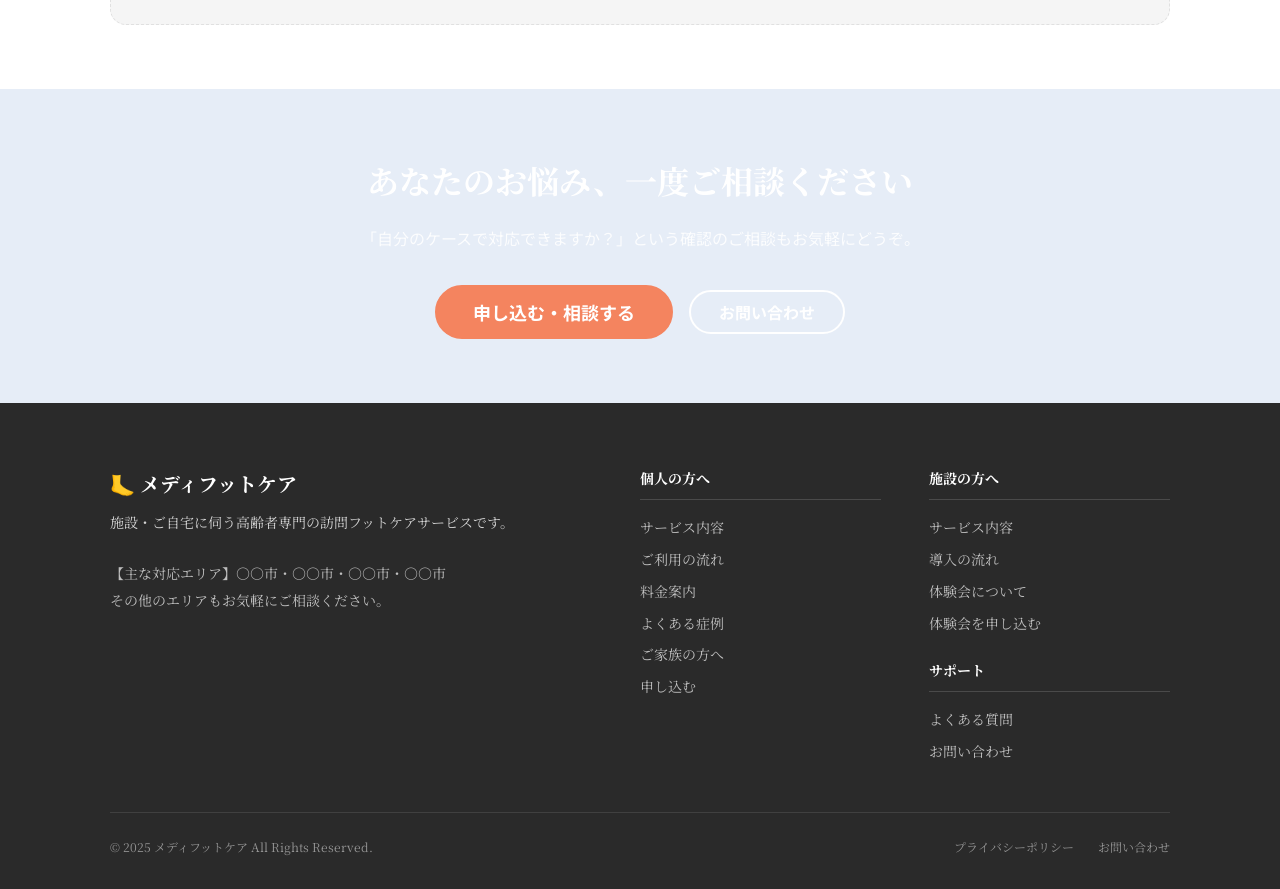
<file: html/personal/cases.html>
<!DOCTYPE html>
<html lang="ja">
<head>
  <meta charset="UTF-8">
  <meta name="viewport" content="width=device-width, initial-scale=1.0">
  <title>よくある症例・お悩み｜メディフットケア</title>
  <meta name="description" content="メディフットケアが対応するよくある症例。肥厚爪・巻き爪・足の角質・タコ・爪が切れないなどのお悩みに対応します。">
  <meta property="og:title" content="よくある症例・お悩み｜メディフットケア">
  <meta property="og:type" content="website">
  <link rel="preconnect" href="https://fonts.googleapis.com">
  <link rel="preconnect" href="https://fonts.gstatic.com" crossorigin>
  <link href="https://fonts.googleapis.com/css2?family=Noto+Serif+JP:wght@400;500;700&family=Noto+Sans+JP:wght@400;500;700&display=swap" rel="stylesheet">
  <link rel="stylesheet" href="../../css/style.css">
</head>
<body>

<header class="header" id="header">
  <div class="container">
    <div class="header__inner">
      <a href="../../index.html" class="header__logo">
        <img src="../../images/logo.png" alt="メディフットケア" class="header__logo-img">
      </a>
      <nav class="nav" aria-label="グローバルナビゲーション">
        <ul style="display:flex; list-style:none; gap:0; align-items:center;">
          <li class="nav__item">
            <a href="services.html" class="nav__link">個人の方へ <span class="nav__arrow">▾</span></a>
            <div class="dropdown">
              <a href="services.html" class="dropdown__link">サービス内容</a>
              <a href="flow.html" class="dropdown__link">ご利用の流れ</a>
              <a href="pricing.html" class="dropdown__link">料金案内</a>
              <a href="cases.html" class="dropdown__link">よくある症例</a>
              <a href="family.html" class="dropdown__link">ご家族の方へ</a>
            </div>
          </li>
          <li class="nav__item">
            <a href="../facility/services.html" class="nav__link">施設の方へ <span class="nav__arrow">▾</span></a>
            <div class="dropdown">
              <a href="../facility/services.html" class="dropdown__link">サービス内容</a>
              <a href="../facility/flow.html" class="dropdown__link">導入の流れ</a>
              <a href="../facility/trial.html" class="dropdown__link">体験会について</a>
              <a href="pricing.html#facility" class="dropdown__link">料金・費用</a>
            </div>
          </li>
          <li class="nav__item"><a href="../faq.html" class="nav__link">よくある質問</a></li>
          <li class="nav__item"><a href="../contact.html" class="nav__link">お問い合わせ</a></li>
        </ul>
      </nav>
      <a href="apply.html" class="btn btn--accent header__cta">今すぐ申し込む</a>
      <button class="hamburger" aria-label="メニューを開く" aria-expanded="false">
        <span class="hamburger__line"></span><span class="hamburger__line"></span><span class="hamburger__line"></span>
      </button>
    </div>
  </div>
</header>
<div class="mobile-menu" id="mobileMenu">
  <div class="mobile-menu__section">
    <p class="mobile-menu__label">個人の方へ</p>
    <a href="services.html" class="mobile-menu__link">サービス内容</a>
    <a href="flow.html" class="mobile-menu__link">ご利用の流れ</a>
    <a href="pricing.html" class="mobile-menu__link">料金案内</a>
    <a href="cases.html" class="mobile-menu__link">よくある症例</a>
    <a href="family.html" class="mobile-menu__link">ご家族の方へ</a>
  </div>
  <div class="mobile-menu__section">
    <p class="mobile-menu__label">施設の方へ</p>
    <a href="../facility/services.html" class="mobile-menu__link">サービス内容</a>
    <a href="../facility/flow.html" class="mobile-menu__link">導入の流れ</a>
    <a href="../facility/trial.html" class="mobile-menu__link">体験会について</a>
    <a href="pricing.html#facility" class="mobile-menu__link">料金・費用</a>
  </div>
  <div class="mobile-menu__section">
    <p class="mobile-menu__label">サポート</p>
    <a href="../faq.html" class="mobile-menu__link">よくある質問</a>
    <a href="../contact.html" class="mobile-menu__link">お問い合わせ</a>
  </div>
  <div class="mobile-menu__cta">
    <a href="apply.html" class="btn btn--accent btn--full" style="margin-bottom:0.75rem;">個人の方はこちら</a>
    <a href="../facility/apply.html" class="btn btn--outline btn--full">施設担当者の方はこちら</a>
  </div>
</div>

<div class="page-header">
  <div class="container">    <h1 class="page-header__title">よくある症例・お悩み</h1>
    <p class="page-header__subtitle">「病院に行くほどでも…」というお悩みもお任せください</p>
  </div>
</div>

<section class="section">
  <div class="container">
    <div class="grid grid--2" style="gap:2rem;">

      <!-- 肥厚爪 -->
      <div class="case-card fade-in">
        <div class="case-card__image">
          <span>🦶</span>
        </div>
        <div class="case-card__body">
          <span class="case-card__tag">爪のお悩み</span>
          <h2 class="case-card__title">肥厚爪（ひこうつめ）</h2>
          <p class="case-card__text">
            爪が通常より厚く、硬くなった状態です。加齢や長期にわたる外からの圧迫、血行不良などが原因で起こります。爪が黄色や茶色に変色し、盛り上がったような形になることも。
          </p>
          <div style="margin-top:1rem; padding:0.75rem; background:var(--color-primary-light); border-radius:0.5rem;">
            <p style="font-size:0.8125rem; color:var(--color-primary-dark); font-weight:700; margin-bottom:0.25rem;">こんなお悩みに</p>
            <ul style="font-size:0.8125rem; color:var(--color-text-light); display:flex; flex-direction:column; gap:0.2rem;">
              <li>・爪が厚くて家庭用の爪切りでは切れない</li>
              <li>・靴を履くと爪が圧迫されて痛い</li>
              <li>・爪が黄色く変色してきた</li>
            </ul>
          </div>
        </div>
      </div>

      <!-- 巻き爪 -->
      <div class="case-card fade-in fade-in-delay-1">
        <div class="case-card__image">
          <span>🌀</span>
        </div>
        <div class="case-card__body">
          <span class="case-card__tag">爪のお悩み</span>
          <h2 class="case-card__title">巻き爪</h2>
          <p class="case-card__text">
            爪の端が皮膚に食い込むように巻いてしまう状態です。足の親指に多く見られます。爪の切り方の習慣・靴の形・遺伝的要因などが原因となります。痛みや炎症を伴うこともあります。
          </p>
          <div style="margin-top:1rem; padding:0.75rem; background:var(--color-primary-light); border-radius:0.5rem;">
            <p style="font-size:0.8125rem; color:var(--color-primary-dark); font-weight:700; margin-bottom:0.25rem;">こんなお悩みに</p>
            <ul style="font-size:0.8125rem; color:var(--color-text-light); display:flex; flex-direction:column; gap:0.2rem;">
              <li>・歩くと足の親指が痛い</li>
              <li>・爪の端が皮膚に刺さって赤くなっている</li>
              <li>・靴を履くのが辛い</li>
            </ul>
          </div>
        </div>
      </div>

      <!-- 角質・タコ -->
      <div class="case-card fade-in">
        <div class="case-card__image">
          <span>✨</span>
        </div>
        <div class="case-card__body">
          <span class="case-card__tag">足裏のお悩み</span>
          <h2 class="case-card__title">足の角質・タコ</h2>
          <p class="case-card__text">
            長年の歩行や圧迫によって足裏の皮膚が厚く硬くなった状態です。特定の部位に繰り返し圧力がかかることで、角質が積み重なります。放置すると亀裂が生じたり、歩行時に痛みが出ることも。
          </p>
          <div style="margin-top:1rem; padding:0.75rem; background:var(--color-primary-light); border-radius:0.5rem;">
            <p style="font-size:0.8125rem; color:var(--color-primary-dark); font-weight:700; margin-bottom:0.25rem;">こんなお悩みに</p>
            <ul style="font-size:0.8125rem; color:var(--color-text-light); display:flex; flex-direction:column; gap:0.2rem;">
              <li>・足裏が硬くてザラザラしている</li>
              <li>・特定の箇所を踏むと痛い</li>
              <li>・かかとや足裏にひび割れがある</li>
            </ul>
          </div>
        </div>
      </div>

      <!-- 爪が切れない -->
      <div class="case-card fade-in fade-in-delay-1">
        <div class="case-card__image">
          <span>✂️</span>
        </div>
        <div class="case-card__body">
          <span class="case-card__tag">日常のお悩み</span>
          <h2 class="case-card__title">爪が自分で切れない</h2>
          <p class="case-card__text">
            加齢に伴う腰痛・膝の痛み・視力低下などにより、自分で足の爪を切るのが難しくなることがあります。爪が長くなると足のトラブルの原因になるため、定期的なケアがとても大切です。
          </p>
          <div style="margin-top:1rem; padding:0.75rem; background:var(--color-primary-light); border-radius:0.5rem;">
            <p style="font-size:0.8125rem; color:var(--color-primary-dark); font-weight:700; margin-bottom:0.25rem;">こんな方に</p>
            <ul style="font-size:0.8125rem; color:var(--color-text-light); display:flex; flex-direction:column; gap:0.2rem;">
              <li>・腰が悪くて足元に手が届かない</li>
              <li>・視力が落ちて爪切りが難しい</li>
              <li>・家族に頼むのが申し訳ない</li>
            </ul>
          </div>
        </div>
      </div>

    </div>

    <!-- 爪白癬（グレー掲載） -->
    <div style="margin-top:2rem; padding:1.5rem; background:var(--color-gray-100); border-radius:1rem; border:1px dashed var(--color-border);" class="fade-in">
      <div style="display:flex; gap:1rem; align-items:flex-start;">
        <div style="font-size:1.5rem; flex-shrink:0;">⚠️</div>
        <div>
          <h3 style="font-size:1rem; font-weight:700; margin-bottom:0.5rem; color:var(--color-text);">爪白癬（爪水虫）について</h3>
          <p style="font-size:0.875rem; color:var(--color-text-light); line-height:1.9;">
            爪白癬（爪水虫）は爪に白癬菌（カビ）が感染した状態で、爪が白く濁ったり、厚くなったり、ボロボロになる症状が出ます。<strong>爪白癬の治療は医療行為となるため、当サービスでの治療は行いません。</strong>皮膚科への受診をお勧めします。ただし、爪白癬がある場合の爪ケア（カット・整爪）については個別にご相談ください。
          </p>
        </div>
      </div>
    </div>
  </div>
</section>

<section class="cta-section">
  <div class="container">
    <h2 class="cta-section__title">あなたのお悩み、一度ご相談ください</h2>
    <p class="cta-section__text">
      「自分のケースで対応できますか？」という確認のご相談もお気軽にどうぞ。
    </p>
    <div class="btn-group btn-group--center">
      <a href="apply.html" class="btn btn--accent btn--lg">申し込む・相談する</a>
      <a href="../contact.html" class="btn btn--outline-white">お問い合わせ</a>
    </div>
  </div>
</section>

<footer class="footer">
  <div class="container">
    <div class="footer__grid">
      <div>
        <div class="footer__brand-name">🦶 メディフットケア</div>
        <p class="footer__brand-desc">施設・ご自宅に伺う高齢者専門の訪問フットケアサービスです。</p>
        <div style="margin-top:1rem;">
          <!-- AREA_START: ここを更新してください -->
          <p class="footer__area">【主な対応エリア】○○市・○○市・○○市・○○市</p>
          <p class="footer__area">その他のエリアもお気軽にご相談ください。</p>
          <!-- AREA_END -->
        </div>
      </div>
      <div>
        <h3 class="footer__section-title">個人の方へ</h3>
        <div class="footer__links">
          <a href="services.html" class="footer__link">サービス内容</a>
          <a href="flow.html" class="footer__link">ご利用の流れ</a>
          <a href="pricing.html" class="footer__link">料金案内</a>
          <a href="cases.html" class="footer__link">よくある症例</a>
          <a href="family.html" class="footer__link">ご家族の方へ</a>
          <a href="apply.html" class="footer__link">申し込む</a>
        </div>
      </div>
      <div>
        <h3 class="footer__section-title">施設の方へ</h3>
        <div class="footer__links">
          <a href="../facility/services.html" class="footer__link">サービス内容</a>
          <a href="../facility/flow.html" class="footer__link">導入の流れ</a>
          <a href="../facility/trial.html" class="footer__link">体験会について</a>
          <a href="../facility/apply.html" class="footer__link">体験会を申し込む</a>
        </div>
        <h3 class="footer__section-title" style="margin-top:1.5rem;">サポート</h3>
        <div class="footer__links">
          <a href="../faq.html" class="footer__link">よくある質問</a>
          <a href="../contact.html" class="footer__link">お問い合わせ</a>
        </div>
      </div>
    </div>
    <div class="footer__bottom">
      <p class="footer__copyright">&copy; 2025 メディフットケア All Rights Reserved.</p>
      <div class="footer__bottom-links">
        <a href="../privacy.html" class="footer__bottom-link">プライバシーポリシー</a>
        <a href="../contact.html" class="footer__bottom-link">お問い合わせ</a>
      </div>
    </div>
  </div>
</footer>
<script src="../../js/main.js"></script>
</body>
</html>
</file>
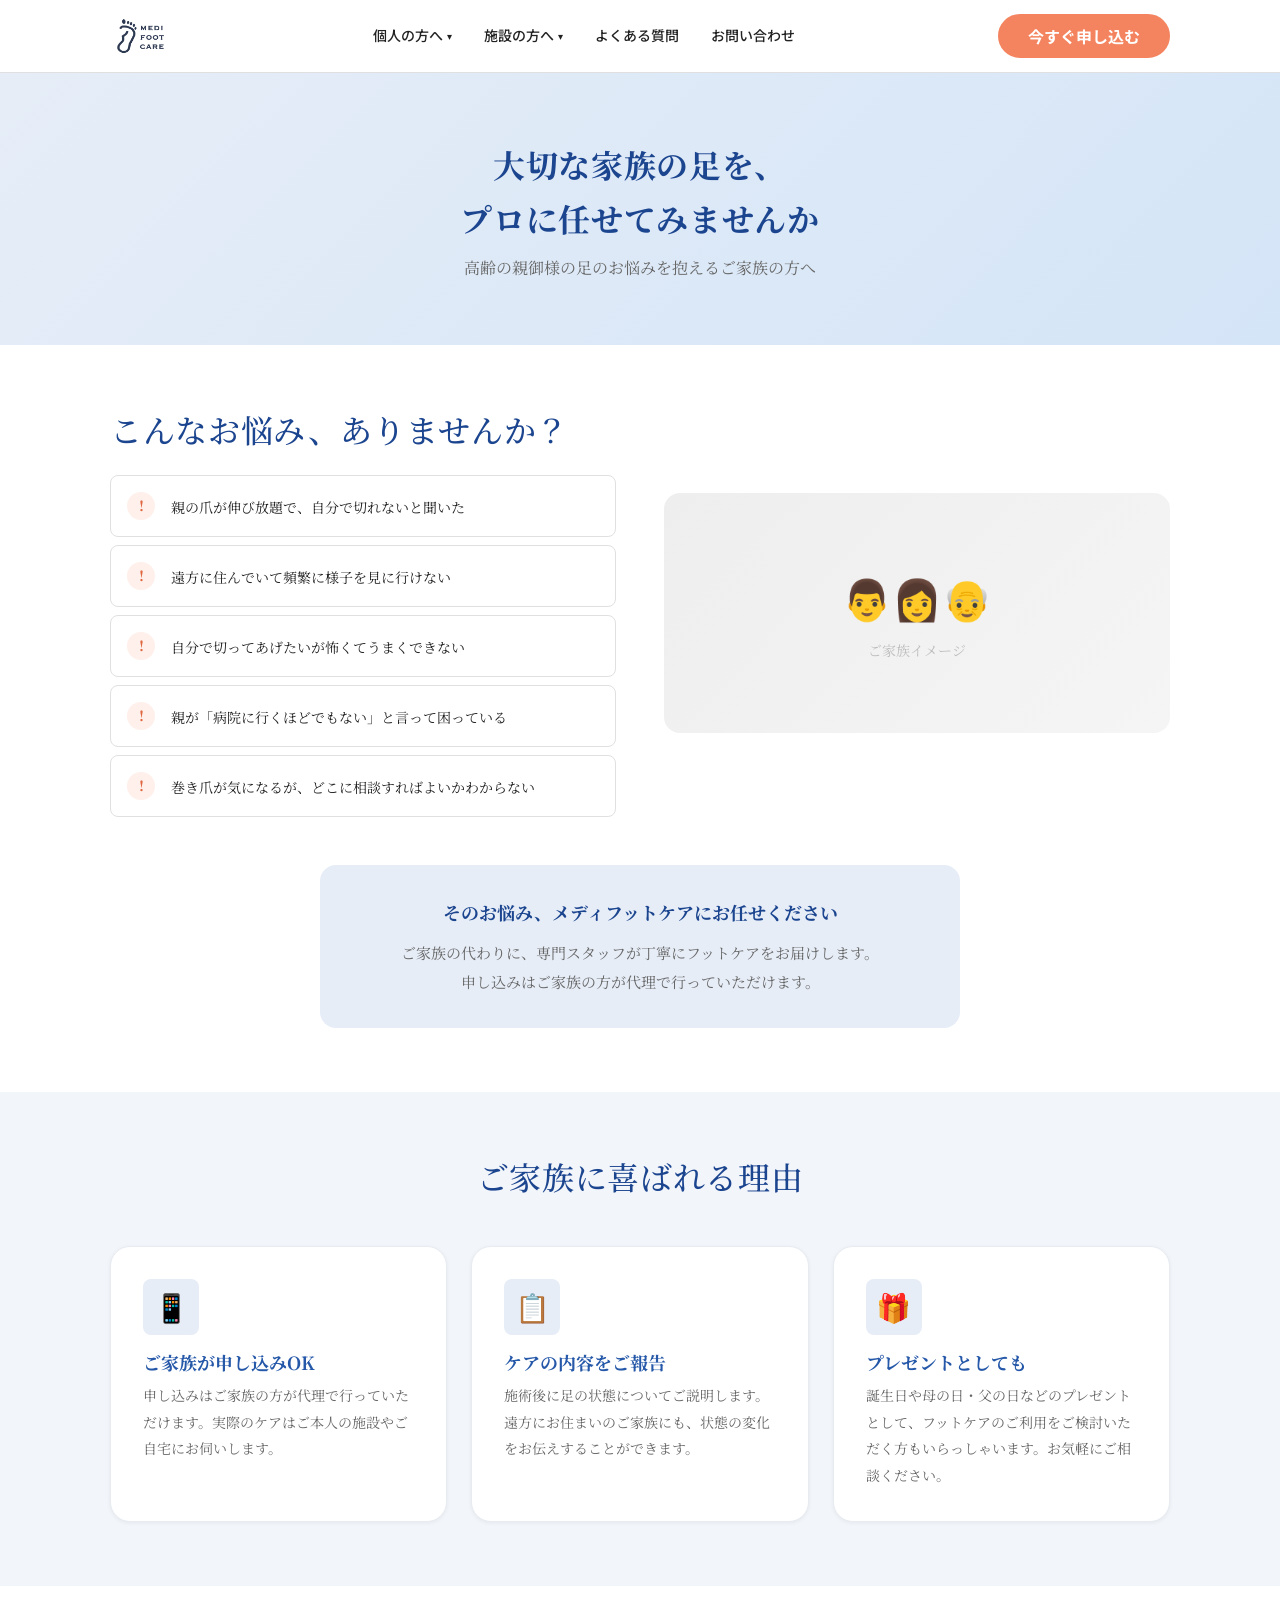
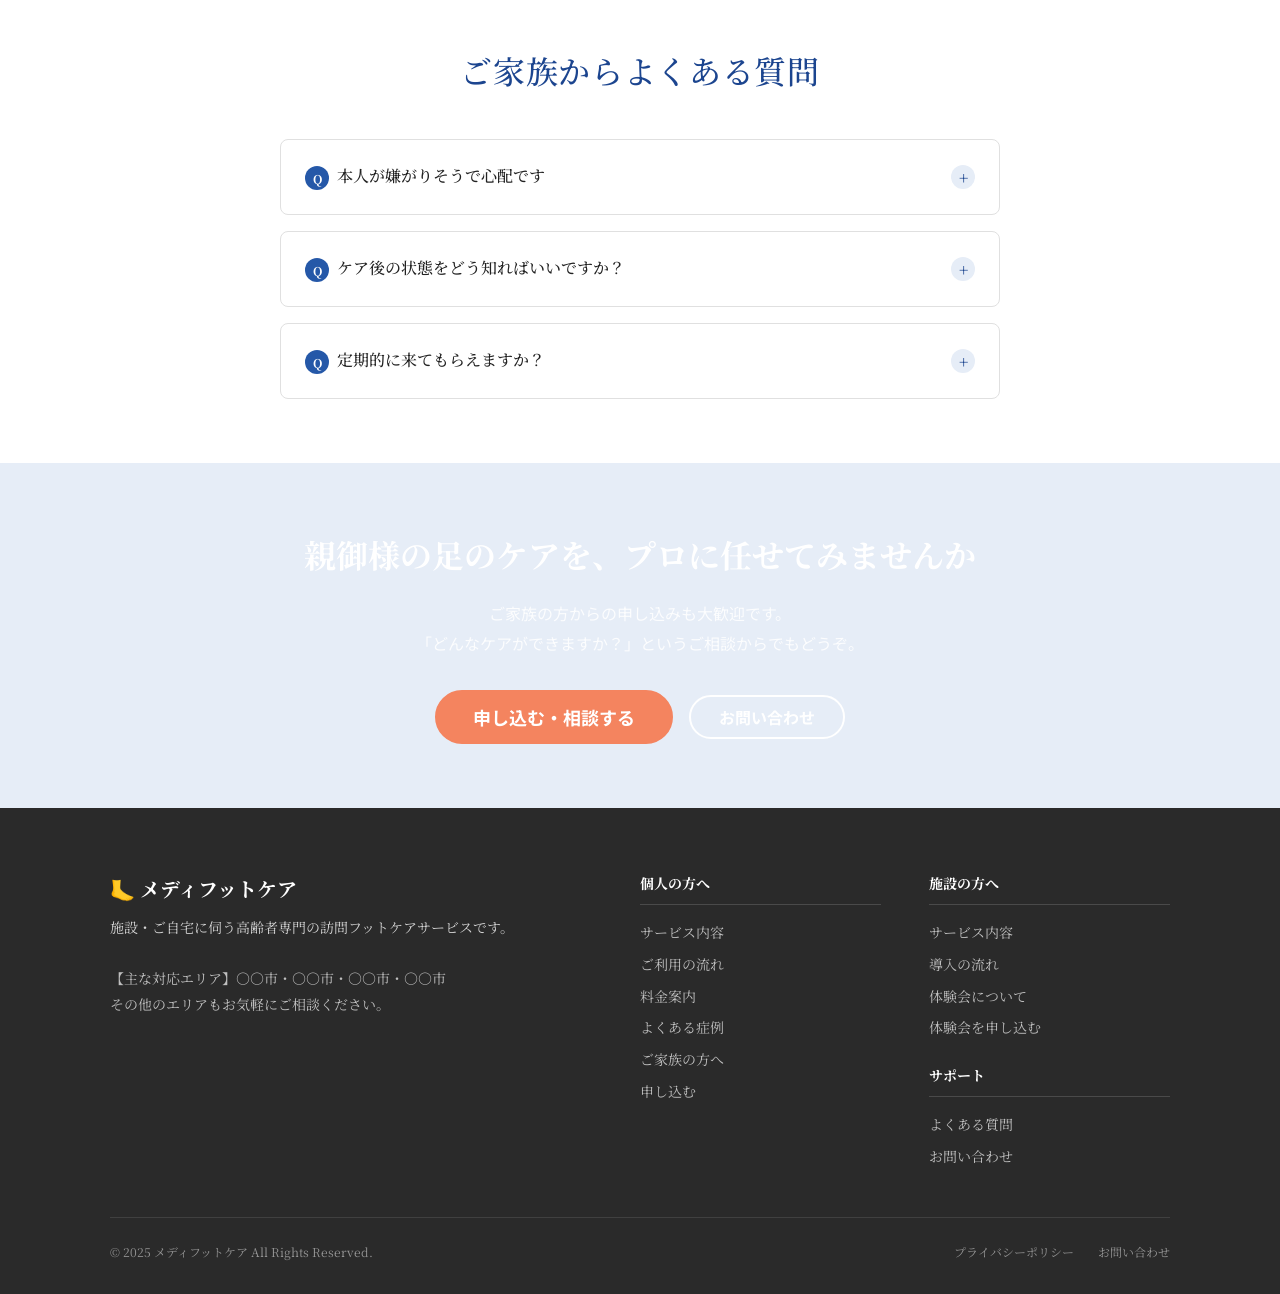
<file: html/personal/family.html>
<!DOCTYPE html>
<html lang="ja">
<head>
  <meta charset="UTF-8">
  <meta name="viewport" content="width=device-width, initial-scale=1.0">
  <title>ご家族の方へ｜メディフットケア</title>
  <meta name="description" content="高齢の親御様の足のお悩みをお持ちのご家族の方へ。メディフットケアはご家族の代わりに専門スタッフが丁寧にフットケアを行います。">
  <meta property="og:title" content="ご家族の方へ｜メディフットケア">
  <meta property="og:type" content="website">
  <link rel="preconnect" href="https://fonts.googleapis.com">
  <link rel="preconnect" href="https://fonts.gstatic.com" crossorigin>
  <link href="https://fonts.googleapis.com/css2?family=Noto+Serif+JP:wght@400;500;700&family=Noto+Sans+JP:wght@400;500;700&display=swap" rel="stylesheet">
  <link rel="stylesheet" href="../../css/style.css">
</head>
<body>

<header class="header" id="header">
  <div class="container">
    <div class="header__inner">
      <a href="../../index.html" class="header__logo">
        <img src="../../images/logo.png" alt="メディフットケア" class="header__logo-img">
      </a>
      <nav class="nav" aria-label="グローバルナビゲーション">
        <ul style="display:flex; list-style:none; gap:0; align-items:center;">
          <li class="nav__item">
            <a href="services.html" class="nav__link">個人の方へ <span class="nav__arrow">▾</span></a>
            <div class="dropdown">
              <a href="services.html" class="dropdown__link">サービス内容</a>
              <a href="flow.html" class="dropdown__link">ご利用の流れ</a>
              <a href="pricing.html" class="dropdown__link">料金案内</a>
              <a href="cases.html" class="dropdown__link">よくある症例</a>
              <a href="family.html" class="dropdown__link">ご家族の方へ</a>
            </div>
          </li>
          <li class="nav__item">
            <a href="../facility/services.html" class="nav__link">施設の方へ <span class="nav__arrow">▾</span></a>
            <div class="dropdown">
              <a href="../facility/services.html" class="dropdown__link">サービス内容</a>
              <a href="../facility/flow.html" class="dropdown__link">導入の流れ</a>
              <a href="../facility/trial.html" class="dropdown__link">体験会について</a>
              <a href="pricing.html#facility" class="dropdown__link">料金・費用</a>
            </div>
          </li>
          <li class="nav__item"><a href="../faq.html" class="nav__link">よくある質問</a></li>
          <li class="nav__item"><a href="../contact.html" class="nav__link">お問い合わせ</a></li>
        </ul>
      </nav>
      <a href="apply.html" class="btn btn--accent header__cta">今すぐ申し込む</a>
      <button class="hamburger" aria-label="メニューを開く" aria-expanded="false">
        <span class="hamburger__line"></span><span class="hamburger__line"></span><span class="hamburger__line"></span>
      </button>
    </div>
  </div>
</header>
<div class="mobile-menu" id="mobileMenu">
  <div class="mobile-menu__section">
    <p class="mobile-menu__label">個人の方へ</p>
    <a href="services.html" class="mobile-menu__link">サービス内容</a>
    <a href="flow.html" class="mobile-menu__link">ご利用の流れ</a>
    <a href="pricing.html" class="mobile-menu__link">料金案内</a>
    <a href="cases.html" class="mobile-menu__link">よくある症例</a>
    <a href="family.html" class="mobile-menu__link">ご家族の方へ</a>
  </div>
  <div class="mobile-menu__section">
    <p class="mobile-menu__label">施設の方へ</p>
    <a href="../facility/services.html" class="mobile-menu__link">サービス内容</a>
    <a href="../facility/flow.html" class="mobile-menu__link">導入の流れ</a>
    <a href="../facility/trial.html" class="mobile-menu__link">体験会について</a>
    <a href="pricing.html#facility" class="mobile-menu__link">料金・費用</a>
  </div>
  <div class="mobile-menu__section">
    <p class="mobile-menu__label">サポート</p>
    <a href="../faq.html" class="mobile-menu__link">よくある質問</a>
    <a href="../contact.html" class="mobile-menu__link">お問い合わせ</a>
  </div>
  <div class="mobile-menu__cta">
    <a href="apply.html" class="btn btn--accent btn--full" style="margin-bottom:0.75rem;">個人の方はこちら</a>
    <a href="../facility/apply.html" class="btn btn--outline btn--full">施設担当者の方はこちら</a>
  </div>
</div>

<div class="page-header">
  <div class="container">    <h1 class="page-header__title">大切な家族の足を、<br>プロに任せてみませんか</h1>
    <p class="page-header__subtitle">高齢の親御様の足のお悩みを抱えるご家族の方へ</p>
  </div>
</div>

<section class="section">
  <div class="container">
    <div class="grid grid--2" style="align-items:center; gap:3rem; margin-bottom:3rem;">
      <div class="fade-in">
        <h2 class="section-title">こんなお悩み、ありませんか？</h2>
        <div class="check-list" style="margin-top:1.5rem;">
          <div class="check-list__item">
            <div class="check-list__item-icon" style="background-color:#FFF0EB; color:var(--color-accent-dark);">!</div>
            <div class="check-list__item-text">親の爪が伸び放題で、自分で切れないと聞いた</div>
          </div>
          <div class="check-list__item">
            <div class="check-list__item-icon" style="background-color:#FFF0EB; color:var(--color-accent-dark);">!</div>
            <div class="check-list__item-text">遠方に住んでいて頻繁に様子を見に行けない</div>
          </div>
          <div class="check-list__item">
            <div class="check-list__item-icon" style="background-color:#FFF0EB; color:var(--color-accent-dark);">!</div>
            <div class="check-list__item-text">自分で切ってあげたいが怖くてうまくできない</div>
          </div>
          <div class="check-list__item">
            <div class="check-list__item-icon" style="background-color:#FFF0EB; color:var(--color-accent-dark);">!</div>
            <div class="check-list__item-text">親が「病院に行くほどでもない」と言って困っている</div>
          </div>
          <div class="check-list__item">
            <div class="check-list__item-icon" style="background-color:#FFF0EB; color:var(--color-accent-dark);">!</div>
            <div class="check-list__item-text">巻き爪が気になるが、どこに相談すればよいかわからない</div>
          </div>
        </div>
      </div>
      <div class="fade-in fade-in-delay-1">
        <div class="img-placeholder img-placeholder--md" style="border-radius:1rem;">
          <div class="img-placeholder__icon">👨‍👩‍👴</div>
          <p class="img-placeholder__text">ご家族イメージ</p>
        </div>
      </div>
    </div>

    <div style="background:var(--color-primary-light); border-radius:1rem; padding:2rem; text-align:center; max-width:640px; margin:0 auto;" class="fade-in">
      <p style="font-size:1.125rem; font-weight:700; color:var(--color-primary-dark); margin-bottom:0.75rem;">そのお悩み、メディフットケアにお任せください</p>
      <p style="font-size:0.9375rem; color:var(--color-text-light); line-height:1.9;">
        ご家族の代わりに、専門スタッフが丁寧にフットケアをお届けします。<br>
        申し込みはご家族の方が代理で行っていただけます。
      </p>
    </div>
  </div>
</section>

<section class="section section--soft">
  <div class="container">
    <div class="section-lead">      <h2 class="section-title section-title--center">ご家族に喜ばれる理由</h2>
    </div>
    <div class="grid grid--3">
      <div class="card fade-in">
        <div class="card__icon">📱</div>
        <h3 class="card__title">ご家族が申し込みOK</h3>
        <p class="card__text">申し込みはご家族の方が代理で行っていただけます。実際のケアはご本人の施設やご自宅にお伺いします。</p>
      </div>
      <div class="card fade-in fade-in-delay-1">
        <div class="card__icon">📋</div>
        <h3 class="card__title">ケアの内容をご報告</h3>
        <p class="card__text">施術後に足の状態についてご説明します。遠方にお住まいのご家族にも、状態の変化をお伝えすることができます。</p>
      </div>
      <div class="card fade-in fade-in-delay-2">
        <div class="card__icon">🎁</div>
        <h3 class="card__title">プレゼントとしても</h3>
        <p class="card__text">誕生日や母の日・父の日などのプレゼントとして、フットケアのご利用をご検討いただく方もいらっしゃいます。お気軽にご相談ください。</p>
      </div>
    </div>
  </div>
</section>

<section class="section">
  <div class="container">
    <div class="section-lead">      <h2 class="section-title section-title--center">ご家族からよくある質問</h2>
    </div>
    <div class="accordion" style="max-width:720px; margin:0 auto;">
      <div class="accordion__item fade-in">
        <button class="accordion__trigger" type="button">
          <div class="accordion__q"><span class="accordion__q-label">Q</span><span>本人が嫌がりそうで心配です</span></div>
          <span class="accordion__icon">+</span>
        </button>
        <div class="accordion__content">
          <div class="accordion__body">
            <div class="accordion__body-inner">
              <span class="accordion__a-label">A</span>
              <span>最初は緊張される方もいますが、ケアが始まると「気持ちいい」「楽になった」と喜ばれることがほとんどです。スタッフが穏やかにコミュニケーションを取りながら進めますので、ご安心ください。初回はご家族のご立ち会いもお勧めしています。</span>
            </div>
          </div>
        </div>
      </div>
      <div class="accordion__item fade-in fade-in-delay-1">
        <button class="accordion__trigger" type="button">
          <div class="accordion__q"><span class="accordion__q-label">Q</span><span>ケア後の状態をどう知ればいいですか？</span></div>
          <span class="accordion__icon">+</span>
        </button>
        <div class="accordion__content">
          <div class="accordion__body">
            <div class="accordion__body-inner">
              <span class="accordion__a-label">A</span>
              <span>施術後にケアを受けた方の足の状態についてスタッフよりご説明します。ご遠方のご家族には、状態の概況をお伝えする仕組みもご相談いただけます。詳しくはお申し込み時にご相談ください。</span>
            </div>
          </div>
        </div>
      </div>
      <div class="accordion__item fade-in fade-in-delay-2">
        <button class="accordion__trigger" type="button">
          <div class="accordion__q"><span class="accordion__q-label">Q</span><span>定期的に来てもらえますか？</span></div>
          <span class="accordion__icon">+</span>
        </button>
        <div class="accordion__content">
          <div class="accordion__body">
            <div class="accordion__body-inner">
              <span class="accordion__a-label">A</span>
              <span>はい、定期的な訪問も承っています。月1回・隔月など、ご要望に合わせてスケジュールを組みます。定期訪問のご相談はお申し込み時にお知らせください。</span>
            </div>
          </div>
        </div>
      </div>
    </div>
  </div>
</section>

<section class="cta-section">
  <div class="container">
    <h2 class="cta-section__title">親御様の足のケアを、プロに任せてみませんか</h2>
    <p class="cta-section__text">
      ご家族の方からの申し込みも大歓迎です。<br>
      「どんなケアができますか？」というご相談からでもどうぞ。
    </p>
    <div class="btn-group btn-group--center">
      <a href="apply.html" class="btn btn--accent btn--lg">申し込む・相談する</a>
      <a href="../contact.html" class="btn btn--outline-white">お問い合わせ</a>
    </div>
  </div>
</section>

<footer class="footer">
  <div class="container">
    <div class="footer__grid">
      <div>
        <div class="footer__brand-name">🦶 メディフットケア</div>
        <p class="footer__brand-desc">施設・ご自宅に伺う高齢者専門の訪問フットケアサービスです。</p>
        <div style="margin-top:1rem;">
          <!-- AREA_START: ここを更新してください -->
          <p class="footer__area">【主な対応エリア】○○市・○○市・○○市・○○市</p>
          <p class="footer__area">その他のエリアもお気軽にご相談ください。</p>
          <!-- AREA_END -->
        </div>
      </div>
      <div>
        <h3 class="footer__section-title">個人の方へ</h3>
        <div class="footer__links">
          <a href="services.html" class="footer__link">サービス内容</a>
          <a href="flow.html" class="footer__link">ご利用の流れ</a>
          <a href="pricing.html" class="footer__link">料金案内</a>
          <a href="cases.html" class="footer__link">よくある症例</a>
          <a href="family.html" class="footer__link">ご家族の方へ</a>
          <a href="apply.html" class="footer__link">申し込む</a>
        </div>
      </div>
      <div>
        <h3 class="footer__section-title">施設の方へ</h3>
        <div class="footer__links">
          <a href="../facility/services.html" class="footer__link">サービス内容</a>
          <a href="../facility/flow.html" class="footer__link">導入の流れ</a>
          <a href="../facility/trial.html" class="footer__link">体験会について</a>
          <a href="../facility/apply.html" class="footer__link">体験会を申し込む</a>
        </div>
        <h3 class="footer__section-title" style="margin-top:1.5rem;">サポート</h3>
        <div class="footer__links">
          <a href="../faq.html" class="footer__link">よくある質問</a>
          <a href="../contact.html" class="footer__link">お問い合わせ</a>
        </div>
      </div>
    </div>
    <div class="footer__bottom">
      <p class="footer__copyright">&copy; 2025 メディフットケア All Rights Reserved.</p>
      <div class="footer__bottom-links">
        <a href="../privacy.html" class="footer__bottom-link">プライバシーポリシー</a>
        <a href="../contact.html" class="footer__bottom-link">お問い合わせ</a>
      </div>
    </div>
  </div>
</footer>
<script src="../../js/main.js"></script>
</body>
</html>
</file>
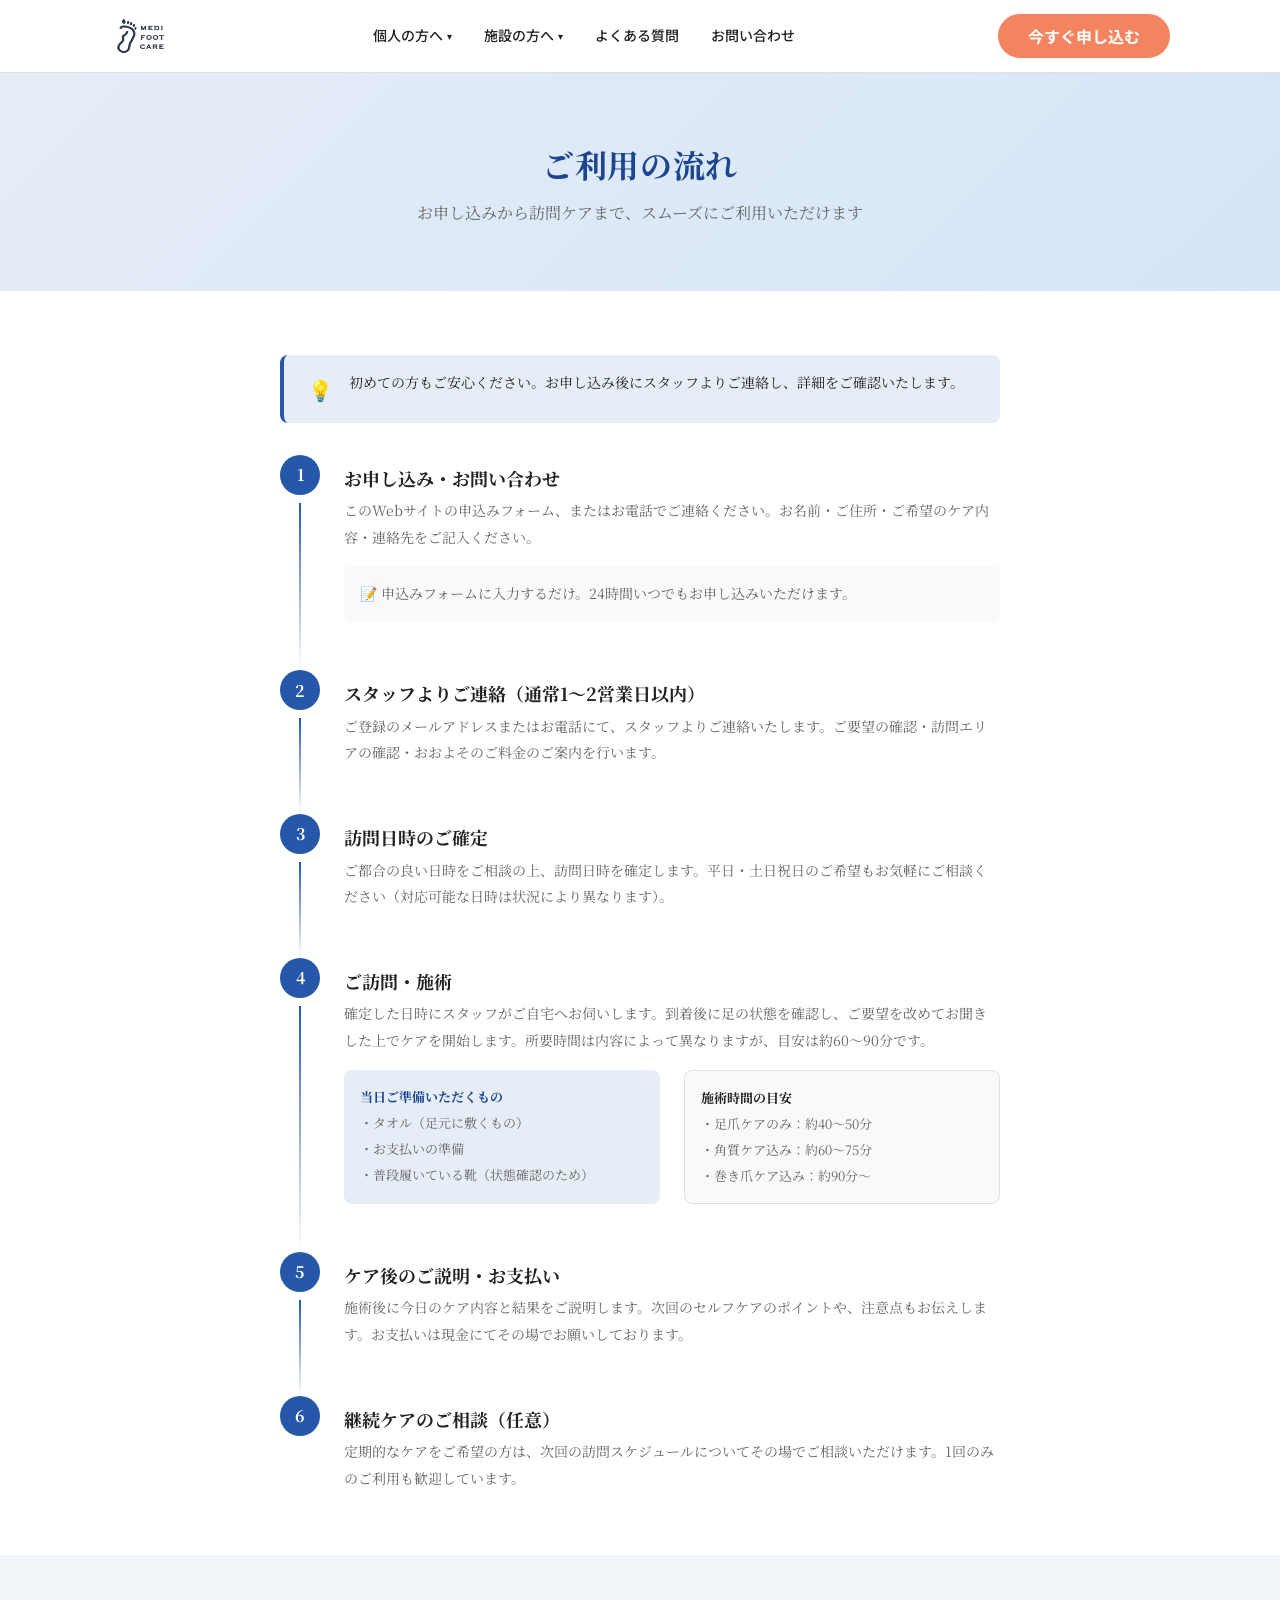
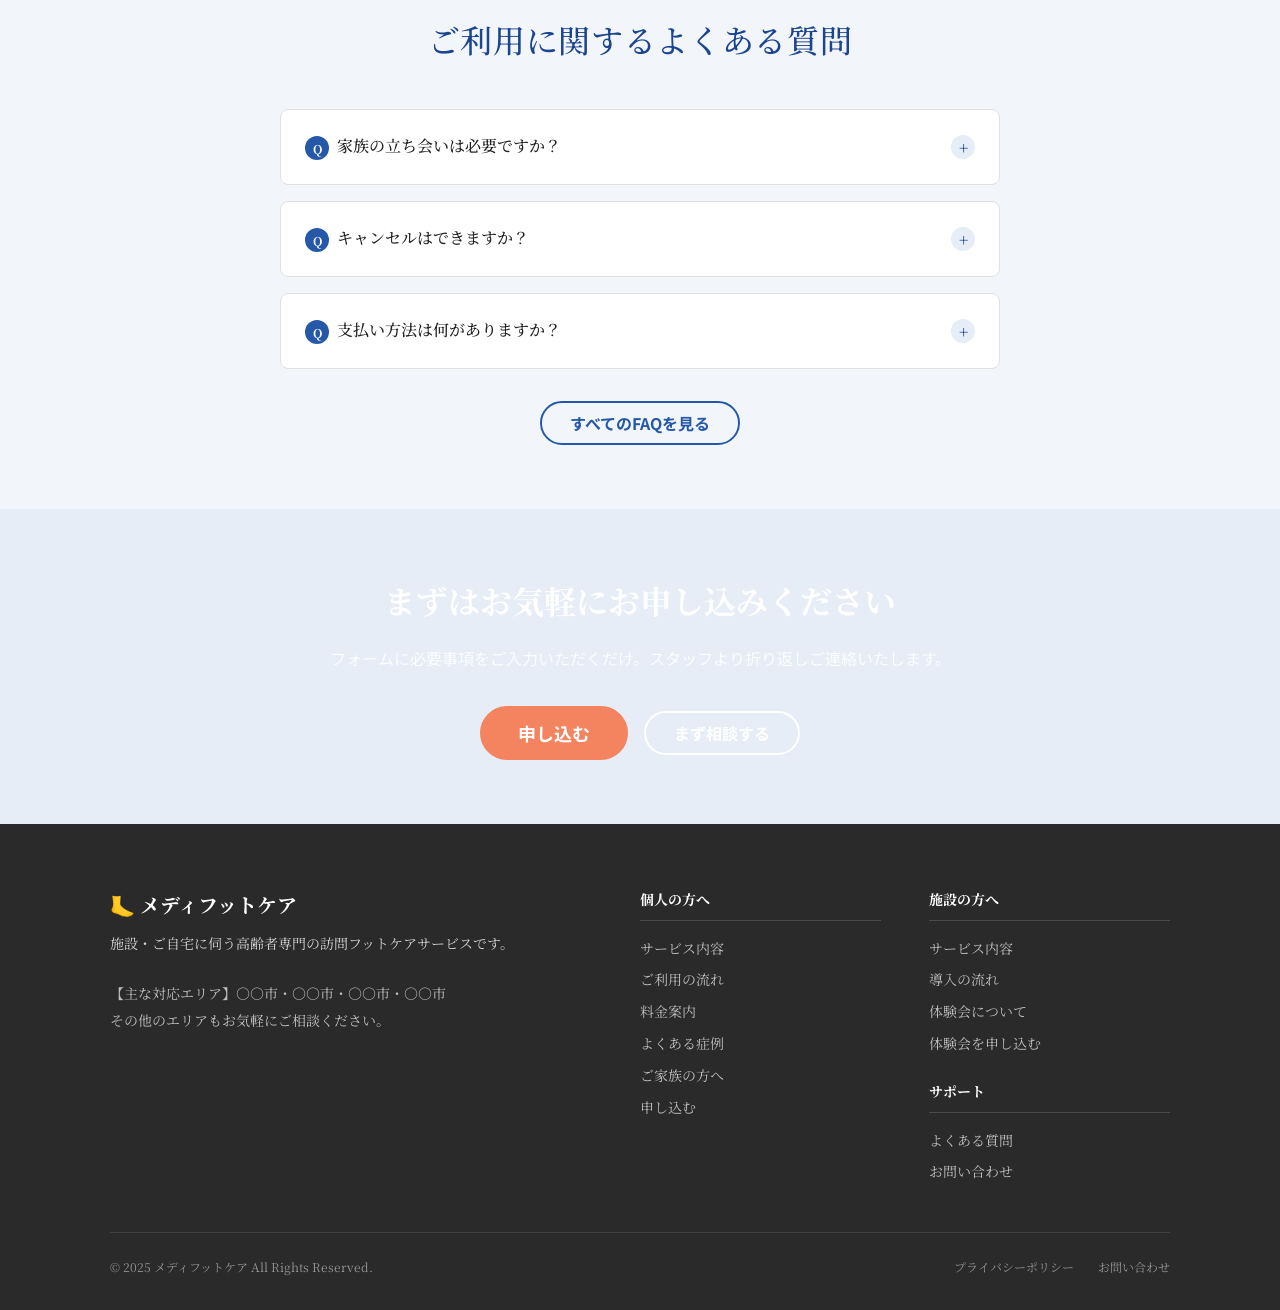
<file: html/personal/flow.html>
<!DOCTYPE html>
<html lang="ja">
<head>
  <meta charset="UTF-8">
  <meta name="viewport" content="width=device-width, initial-scale=1.0">
  <title>個人向けご利用の流れ｜メディフットケア</title>
  <meta name="description" content="メディフットケアの個人向けご利用の流れ。お申し込みから訪問ケアまでの流れをわかりやすくご説明します。">
  <meta property="og:title" content="個人向けご利用の流れ｜メディフットケア">
  <meta property="og:type" content="website">
  <link rel="preconnect" href="https://fonts.googleapis.com">
  <link rel="preconnect" href="https://fonts.gstatic.com" crossorigin>
  <link href="https://fonts.googleapis.com/css2?family=Noto+Serif+JP:wght@400;500;700&family=Noto+Sans+JP:wght@400;500;700&display=swap" rel="stylesheet">
  <link rel="stylesheet" href="../../css/style.css">
</head>
<body>

<header class="header" id="header">
  <div class="container">
    <div class="header__inner">
      <a href="../../index.html" class="header__logo">
        <img src="../../images/logo.png" alt="メディフットケア" class="header__logo-img">
      </a>
      <nav class="nav" aria-label="グローバルナビゲーション">
        <ul style="display:flex; list-style:none; gap:0; align-items:center;">
          <li class="nav__item">
            <a href="services.html" class="nav__link">個人の方へ <span class="nav__arrow">▾</span></a>
            <div class="dropdown">
              <a href="services.html" class="dropdown__link">サービス内容</a>
              <a href="flow.html" class="dropdown__link">ご利用の流れ</a>
              <a href="pricing.html" class="dropdown__link">料金案内</a>
              <a href="cases.html" class="dropdown__link">よくある症例</a>
              <a href="family.html" class="dropdown__link">ご家族の方へ</a>
            </div>
          </li>
          <li class="nav__item">
            <a href="../facility/services.html" class="nav__link">施設の方へ <span class="nav__arrow">▾</span></a>
            <div class="dropdown">
              <a href="../facility/services.html" class="dropdown__link">サービス内容</a>
              <a href="../facility/flow.html" class="dropdown__link">導入の流れ</a>
              <a href="../facility/trial.html" class="dropdown__link">体験会について</a>
              <a href="pricing.html#facility" class="dropdown__link">料金・費用</a>
            </div>
          </li>
          <li class="nav__item"><a href="../faq.html" class="nav__link">よくある質問</a></li>
          <li class="nav__item"><a href="../contact.html" class="nav__link">お問い合わせ</a></li>
        </ul>
      </nav>
      <a href="apply.html" class="btn btn--accent header__cta">今すぐ申し込む</a>
      <button class="hamburger" aria-label="メニューを開く" aria-expanded="false">
        <span class="hamburger__line"></span><span class="hamburger__line"></span><span class="hamburger__line"></span>
      </button>
    </div>
  </div>
</header>
<div class="mobile-menu" id="mobileMenu">
  <div class="mobile-menu__section">
    <p class="mobile-menu__label">個人の方へ</p>
    <a href="services.html" class="mobile-menu__link">サービス内容</a>
    <a href="flow.html" class="mobile-menu__link">ご利用の流れ</a>
    <a href="pricing.html" class="mobile-menu__link">料金案内</a>
    <a href="cases.html" class="mobile-menu__link">よくある症例</a>
    <a href="family.html" class="mobile-menu__link">ご家族の方へ</a>
  </div>
  <div class="mobile-menu__section">
    <p class="mobile-menu__label">施設の方へ</p>
    <a href="../facility/services.html" class="mobile-menu__link">サービス内容</a>
    <a href="../facility/flow.html" class="mobile-menu__link">導入の流れ</a>
    <a href="../facility/trial.html" class="mobile-menu__link">体験会について</a>
    <a href="pricing.html#facility" class="mobile-menu__link">料金・費用</a>
  </div>
  <div class="mobile-menu__section">
    <p class="mobile-menu__label">サポート</p>
    <a href="../faq.html" class="mobile-menu__link">よくある質問</a>
    <a href="../contact.html" class="mobile-menu__link">お問い合わせ</a>
  </div>
  <div class="mobile-menu__cta">
    <a href="apply.html" class="btn btn--accent btn--full" style="margin-bottom:0.75rem;">個人の方はこちら</a>
    <a href="../facility/apply.html" class="btn btn--outline btn--full">施設担当者の方はこちら</a>
  </div>
</div>

<div class="page-header">
  <div class="container">    <h1 class="page-header__title">ご利用の流れ</h1>
    <p class="page-header__subtitle">お申し込みから訪問ケアまで、スムーズにご利用いただけます</p>
  </div>
</div>

<section class="section">
  <div class="container">
    <div style="max-width:720px; margin:0 auto;">
      <div class="callout" style="margin-bottom:2rem;">
        <span class="callout__icon">💡</span>
        <p class="callout__text">初めての方もご安心ください。お申し込み後にスタッフよりご連絡し、詳細をご確認いたします。</p>
      </div>

      <div class="steps">
        <div class="step fade-in">
          <div class="step__number"><div class="step__circle">1</div></div>
          <div class="step__body">
            <h2 class="step__title">お申し込み・お問い合わせ</h2>
            <p class="step__text">このWebサイトの申込みフォーム、またはお電話でご連絡ください。お名前・ご住所・ご希望のケア内容・連絡先をご記入ください。</p>
            <div style="margin-top:1rem; padding:1rem; background:var(--color-bg-soft); border-radius:0.5rem;">
              <p style="font-size:0.875rem; color:var(--color-text-light);">📝 申込みフォームに入力するだけ。24時間いつでもお申し込みいただけます。</p>
            </div>
          </div>
        </div>

        <div class="step fade-in fade-in-delay-1">
          <div class="step__number"><div class="step__circle">2</div></div>
          <div class="step__body">
            <h2 class="step__title">スタッフよりご連絡（通常1〜2営業日以内）</h2>
            <p class="step__text">ご登録のメールアドレスまたはお電話にて、スタッフよりご連絡いたします。ご要望の確認・訪問エリアの確認・おおよそのご料金のご案内を行います。</p>
          </div>
        </div>

        <div class="step fade-in fade-in-delay-2">
          <div class="step__number"><div class="step__circle">3</div></div>
          <div class="step__body">
            <h2 class="step__title">訪問日時のご確定</h2>
            <p class="step__text">ご都合の良い日時をご相談の上、訪問日時を確定します。平日・土日祝日のご希望もお気軽にご相談ください（対応可能な日時は状況により異なります）。</p>
          </div>
        </div>

        <div class="step fade-in fade-in-delay-3">
          <div class="step__number"><div class="step__circle">4</div></div>
          <div class="step__body">
            <h2 class="step__title">ご訪問・施術</h2>
            <p class="step__text">確定した日時にスタッフがご自宅へお伺いします。到着後に足の状態を確認し、ご要望を改めてお聞きした上でケアを開始します。所要時間は内容によって異なりますが、目安は約60〜90分です。</p>
            <div style="margin-top:1rem;" class="grid grid--2" style="gap:1rem;">
              <div style="padding:1rem; background:var(--color-primary-light); border-radius:0.5rem;">
                <p style="font-size:0.8125rem; font-weight:700; color:var(--color-primary-dark); margin-bottom:0.25rem;">当日ご準備いただくもの</p>
                <ul style="font-size:0.8125rem; color:var(--color-text-light); display:flex; flex-direction:column; gap:0.25rem;">
                  <li>・タオル（足元に敷くもの）</li>
                  <li>・お支払いの準備</li>
                  <li>・普段履いている靴（状態確認のため）</li>
                </ul>
              </div>
              <div style="padding:1rem; background:var(--color-bg-soft); border-radius:0.5rem; border:1px solid var(--color-border);">
                <p style="font-size:0.8125rem; font-weight:700; color:var(--color-text); margin-bottom:0.25rem;">施術時間の目安</p>
                <ul style="font-size:0.8125rem; color:var(--color-text-light); display:flex; flex-direction:column; gap:0.25rem;">
                  <li>・足爪ケアのみ：約40〜50分</li>
                  <li>・角質ケア込み：約60〜75分</li>
                  <li>・巻き爪ケア込み：約90分〜</li>
                </ul>
              </div>
            </div>
          </div>
        </div>

        <div class="step fade-in">
          <div class="step__number"><div class="step__circle">5</div></div>
          <div class="step__body">
            <h2 class="step__title">ケア後のご説明・お支払い</h2>
            <p class="step__text">施術後に今日のケア内容と結果をご説明します。次回のセルフケアのポイントや、注意点もお伝えします。お支払いは現金にてその場でお願いしております。</p>
          </div>
        </div>

        <div class="step fade-in fade-in-delay-1">
          <div class="step__number"><div class="step__circle">6</div></div>
          <div class="step__body">
            <h2 class="step__title">継続ケアのご相談（任意）</h2>
            <p class="step__text">定期的なケアをご希望の方は、次回の訪問スケジュールについてその場でご相談いただけます。1回のみのご利用も歓迎しています。</p>
          </div>
        </div>
      </div>
    </div>
  </div>
</section>

<!-- よくある質問 -->
<section class="section section--soft">
  <div class="container">
    <div class="section-lead">      <h2 class="section-title section-title--center">ご利用に関するよくある質問</h2>
    </div>
    <div class="accordion" style="max-width:720px; margin:0 auto;">
      <div class="accordion__item fade-in">
        <button class="accordion__trigger" type="button">
          <div class="accordion__q"><span class="accordion__q-label">Q</span><span>家族の立ち会いは必要ですか？</span></div>
          <span class="accordion__icon">+</span>
        </button>
        <div class="accordion__content">
          <div class="accordion__body">
            <div class="accordion__body-inner">
              <span class="accordion__a-label">A</span>
              <span>必須ではありませんが、ご心配な場合はご家族のご立ち会いも歓迎しています。初回は特に、ご本人の状態やご希望を一緒に確認していただけると安心です。</span>
            </div>
          </div>
        </div>
      </div>
      <div class="accordion__item fade-in fade-in-delay-1">
        <button class="accordion__trigger" type="button">
          <div class="accordion__q"><span class="accordion__q-label">Q</span><span>キャンセルはできますか？</span></div>
          <span class="accordion__icon">+</span>
        </button>
        <div class="accordion__content">
          <div class="accordion__body">
            <div class="accordion__body-inner">
              <span class="accordion__a-label">A</span>
              <span>前日までにご連絡いただければ、キャンセル料はいただきません。当日キャンセルの場合はキャンセル料が発生する場合があります。体調不良など緊急の場合はご相談ください。</span>
            </div>
          </div>
        </div>
      </div>
      <div class="accordion__item fade-in fade-in-delay-2">
        <button class="accordion__trigger" type="button">
          <div class="accordion__q"><span class="accordion__q-label">Q</span><span>支払い方法は何がありますか？</span></div>
          <span class="accordion__icon">+</span>
        </button>
        <div class="accordion__content">
          <div class="accordion__body">
            <div class="accordion__body-inner">
              <span class="accordion__a-label">A</span>
              <span>現在は現金でのお支払いをお願いしております。お支払いは施術後にその場でお受けいたします。</span>
            </div>
          </div>
        </div>
      </div>
    </div>
    <div style="text-align:center; margin-top:2rem;">
      <a href="../faq.html" class="btn btn--outline">すべてのFAQを見る</a>
    </div>
  </div>
</section>

<section class="cta-section">
  <div class="container">
    <h2 class="cta-section__title">まずはお気軽にお申し込みください</h2>
    <p class="cta-section__text">フォームに必要事項をご入力いただくだけ。スタッフより折り返しご連絡いたします。</p>
    <div class="btn-group btn-group--center">
      <a href="apply.html" class="btn btn--accent btn--lg">申し込む</a>
      <a href="../contact.html" class="btn btn--outline-white">まず相談する</a>
    </div>
  </div>
</section>

<footer class="footer">
  <div class="container">
    <div class="footer__grid">
      <div>
        <div class="footer__brand-name">🦶 メディフットケア</div>
        <p class="footer__brand-desc">施設・ご自宅に伺う高齢者専門の訪問フットケアサービスです。</p>
        <div style="margin-top:1rem;">
          <!-- AREA_START: ここを更新してください -->
          <p class="footer__area">【主な対応エリア】○○市・○○市・○○市・○○市</p>
          <p class="footer__area">その他のエリアもお気軽にご相談ください。</p>
          <!-- AREA_END -->
        </div>
      </div>
      <div>
        <h3 class="footer__section-title">個人の方へ</h3>
        <div class="footer__links">
          <a href="services.html" class="footer__link">サービス内容</a>
          <a href="flow.html" class="footer__link">ご利用の流れ</a>
          <a href="pricing.html" class="footer__link">料金案内</a>
          <a href="cases.html" class="footer__link">よくある症例</a>
          <a href="family.html" class="footer__link">ご家族の方へ</a>
          <a href="apply.html" class="footer__link">申し込む</a>
        </div>
      </div>
      <div>
        <h3 class="footer__section-title">施設の方へ</h3>
        <div class="footer__links">
          <a href="../facility/services.html" class="footer__link">サービス内容</a>
          <a href="../facility/flow.html" class="footer__link">導入の流れ</a>
          <a href="../facility/trial.html" class="footer__link">体験会について</a>
          <a href="../facility/apply.html" class="footer__link">体験会を申し込む</a>
        </div>
        <h3 class="footer__section-title" style="margin-top:1.5rem;">サポート</h3>
        <div class="footer__links">
          <a href="../faq.html" class="footer__link">よくある質問</a>
          <a href="../contact.html" class="footer__link">お問い合わせ</a>
        </div>
      </div>
    </div>
    <div class="footer__bottom">
      <p class="footer__copyright">&copy; 2025 メディフットケア All Rights Reserved.</p>
      <div class="footer__bottom-links">
        <a href="../privacy.html" class="footer__bottom-link">プライバシーポリシー</a>
        <a href="../contact.html" class="footer__bottom-link">お問い合わせ</a>
      </div>
    </div>
  </div>
</footer>
<script src="../../js/main.js"></script>
</body>
</html>
</file>
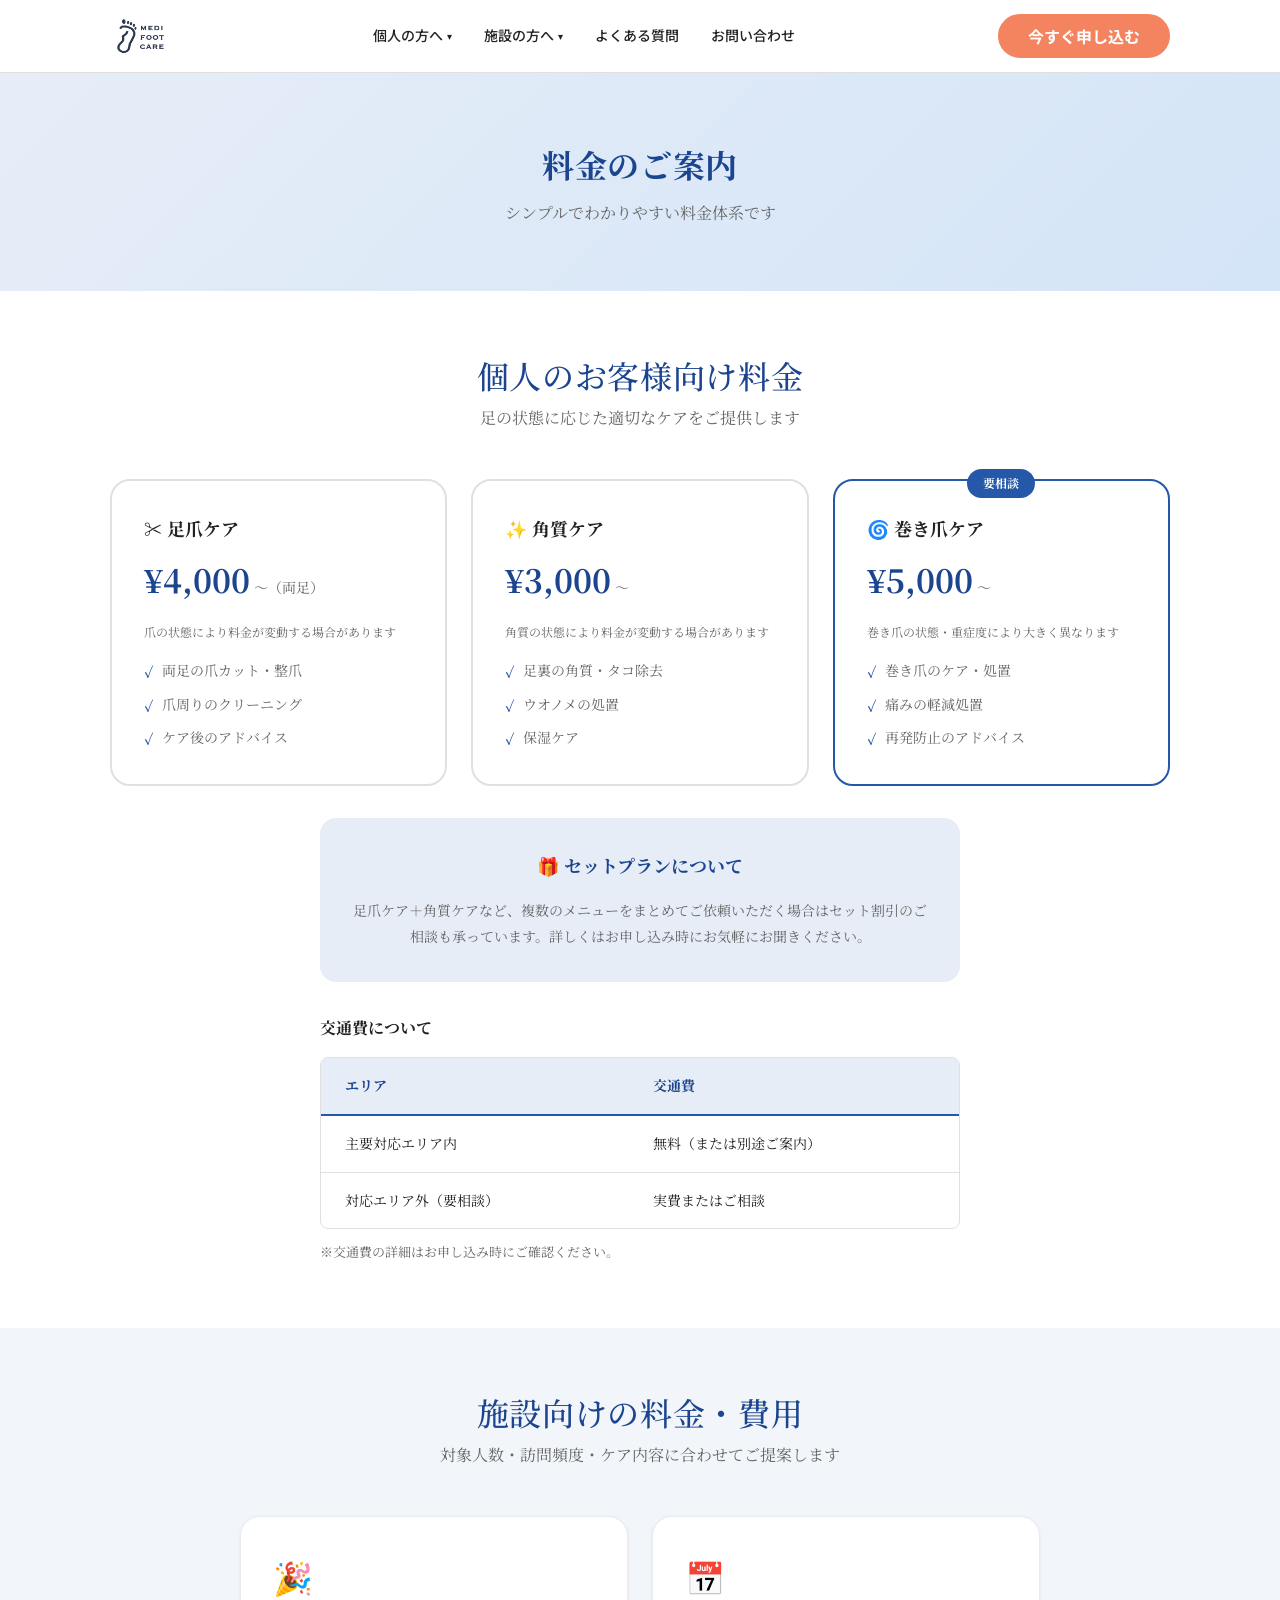
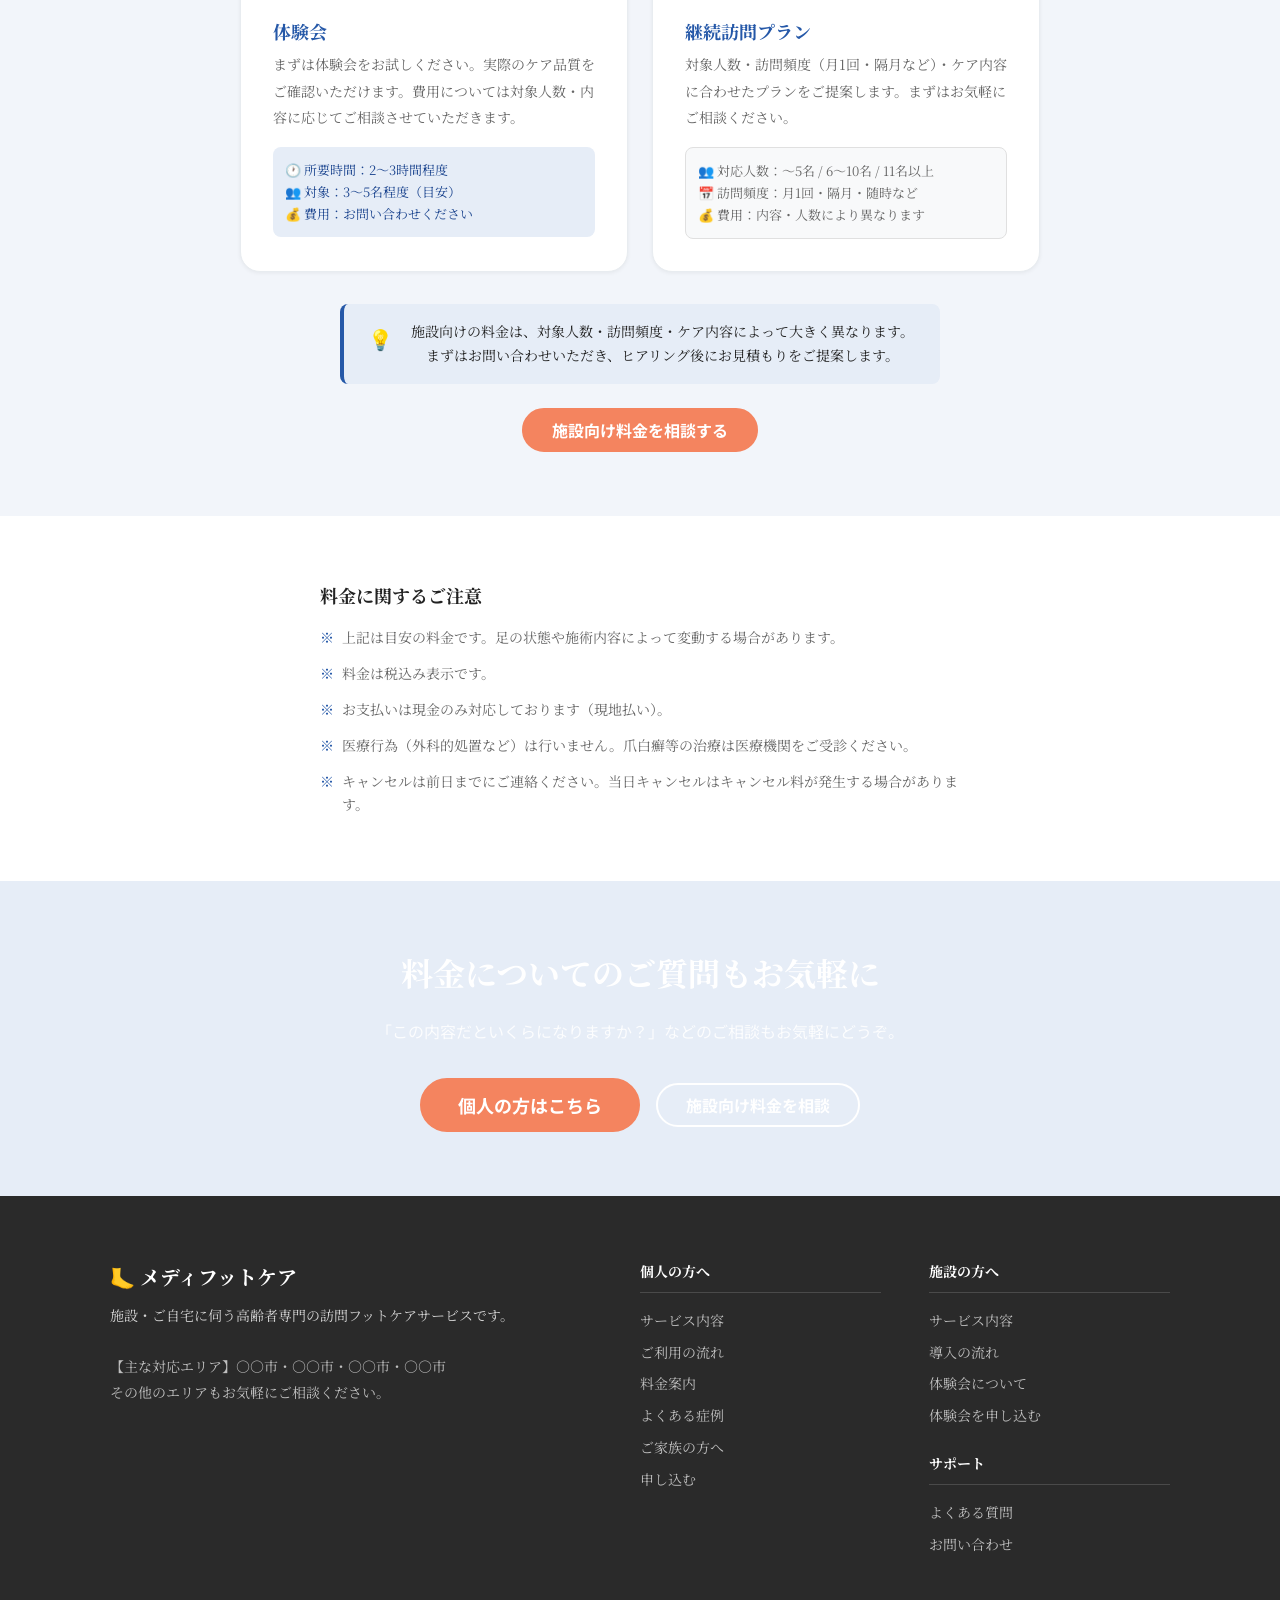
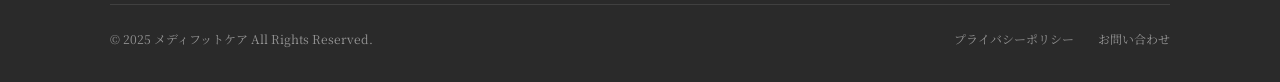
<file: html/personal/pricing.html>
<!DOCTYPE html>
<html lang="ja">
<head>
  <meta charset="UTF-8">
  <meta name="viewport" content="width=device-width, initial-scale=1.0">
  <title>料金案内｜メディフットケア</title>
  <meta name="description" content="メディフットケアの料金案内。足爪ケア¥4,000〜・角質ケア¥3,000〜・巻き爪ケア¥5,000〜。施設向けの料金はご相談ください。">
  <meta property="og:title" content="料金案内｜メディフットケア">
  <meta property="og:type" content="website">
  <link rel="preconnect" href="https://fonts.googleapis.com">
  <link rel="preconnect" href="https://fonts.gstatic.com" crossorigin>
  <link href="https://fonts.googleapis.com/css2?family=Noto+Serif+JP:wght@400;500;700&family=Noto+Sans+JP:wght@400;500;700&display=swap" rel="stylesheet">
  <link rel="stylesheet" href="../../css/style.css">
</head>
<body>

<header class="header" id="header">
  <div class="container">
    <div class="header__inner">
      <a href="../../index.html" class="header__logo">
        <img src="../../images/logo.png" alt="メディフットケア" class="header__logo-img">
      </a>
      <nav class="nav" aria-label="グローバルナビゲーション">
        <ul style="display:flex; list-style:none; gap:0; align-items:center;">
          <li class="nav__item">
            <a href="services.html" class="nav__link">個人の方へ <span class="nav__arrow">▾</span></a>
            <div class="dropdown">
              <a href="services.html" class="dropdown__link">サービス内容</a>
              <a href="flow.html" class="dropdown__link">ご利用の流れ</a>
              <a href="pricing.html" class="dropdown__link">料金案内</a>
              <a href="cases.html" class="dropdown__link">よくある症例</a>
              <a href="family.html" class="dropdown__link">ご家族の方へ</a>
            </div>
          </li>
          <li class="nav__item">
            <a href="../facility/services.html" class="nav__link">施設の方へ <span class="nav__arrow">▾</span></a>
            <div class="dropdown">
              <a href="../facility/services.html" class="dropdown__link">サービス内容</a>
              <a href="../facility/flow.html" class="dropdown__link">導入の流れ</a>
              <a href="../facility/trial.html" class="dropdown__link">体験会について</a>
              <a href="pricing.html#facility" class="dropdown__link">料金・費用</a>
            </div>
          </li>
          <li class="nav__item"><a href="../faq.html" class="nav__link">よくある質問</a></li>
          <li class="nav__item"><a href="../contact.html" class="nav__link">お問い合わせ</a></li>
        </ul>
      </nav>
      <a href="apply.html" class="btn btn--accent header__cta">今すぐ申し込む</a>
      <button class="hamburger" aria-label="メニューを開く" aria-expanded="false">
        <span class="hamburger__line"></span><span class="hamburger__line"></span><span class="hamburger__line"></span>
      </button>
    </div>
  </div>
</header>
<div class="mobile-menu" id="mobileMenu">
  <div class="mobile-menu__section">
    <p class="mobile-menu__label">個人の方へ</p>
    <a href="services.html" class="mobile-menu__link">サービス内容</a>
    <a href="flow.html" class="mobile-menu__link">ご利用の流れ</a>
    <a href="pricing.html" class="mobile-menu__link">料金案内</a>
    <a href="cases.html" class="mobile-menu__link">よくある症例</a>
    <a href="family.html" class="mobile-menu__link">ご家族の方へ</a>
  </div>
  <div class="mobile-menu__section">
    <p class="mobile-menu__label">施設の方へ</p>
    <a href="../facility/services.html" class="mobile-menu__link">サービス内容</a>
    <a href="../facility/flow.html" class="mobile-menu__link">導入の流れ</a>
    <a href="../facility/trial.html" class="mobile-menu__link">体験会について</a>
    <a href="pricing.html#facility" class="mobile-menu__link">料金・費用</a>
  </div>
  <div class="mobile-menu__section">
    <p class="mobile-menu__label">サポート</p>
    <a href="../faq.html" class="mobile-menu__link">よくある質問</a>
    <a href="../contact.html" class="mobile-menu__link">お問い合わせ</a>
  </div>
  <div class="mobile-menu__cta">
    <a href="apply.html" class="btn btn--accent btn--full" style="margin-bottom:0.75rem;">個人の方はこちら</a>
    <a href="../facility/apply.html" class="btn btn--outline btn--full">施設担当者の方はこちら</a>
  </div>
</div>

<div class="page-header">
  <div class="container">    <h1 class="page-header__title">料金のご案内</h1>
    <p class="page-header__subtitle">シンプルでわかりやすい料金体系です</p>
  </div>
</div>

<!-- 個人向け料金 -->
<section class="section">
  <div class="container">
    <div class="section-lead">      <h2 class="section-title section-title--center">個人のお客様向け料金</h2>
      <p class="section-subtitle section-subtitle--center">足の状態に応じた適切なケアをご提供します</p>
    </div>

    <div class="grid grid--3" style="margin-bottom:2rem;">
      <div class="pricing-card fade-in">
        <div class="pricing-card__name">✂️ 足爪ケア</div>
        <div class="pricing-card__price">
          <span class="pricing-card__amount">¥4,000</span>
          <span class="pricing-card__unit">〜（両足）</span>
        </div>
        <p class="pricing-card__note">爪の状態により料金が変動する場合があります</p>
        <ul class="pricing-card__list">
          <li class="pricing-card__list-item">両足の爪カット・整爪</li>
          <li class="pricing-card__list-item">爪周りのクリーニング</li>
          <li class="pricing-card__list-item">ケア後のアドバイス</li>
        </ul>
      </div>

      <div class="pricing-card fade-in fade-in-delay-1">
        <div class="pricing-card__name">✨ 角質ケア</div>
        <div class="pricing-card__price">
          <span class="pricing-card__amount">¥3,000</span>
          <span class="pricing-card__unit">〜</span>
        </div>
        <p class="pricing-card__note">角質の状態により料金が変動する場合があります</p>
        <ul class="pricing-card__list">
          <li class="pricing-card__list-item">足裏の角質・タコ除去</li>
          <li class="pricing-card__list-item">ウオノメの処置</li>
          <li class="pricing-card__list-item">保湿ケア</li>
        </ul>
      </div>

      <div class="pricing-card pricing-card--featured fade-in fade-in-delay-2">
        <span class="pricing-card__featured-badge">要相談</span>
        <div class="pricing-card__name">🌀 巻き爪ケア</div>
        <div class="pricing-card__price">
          <span class="pricing-card__amount">¥5,000</span>
          <span class="pricing-card__unit">〜</span>
        </div>
        <p class="pricing-card__note">巻き爪の状態・重症度により大きく異なります</p>
        <ul class="pricing-card__list">
          <li class="pricing-card__list-item">巻き爪のケア・処置</li>
          <li class="pricing-card__list-item">痛みの軽減処置</li>
          <li class="pricing-card__list-item">再発防止のアドバイス</li>
        </ul>
      </div>
    </div>

    <!-- セットプラン -->
    <div style="background:var(--color-primary-light); border-radius:1rem; padding:2rem; max-width:640px; margin:0 auto;" class="fade-in">
      <h3 style="font-size:1.125rem; font-weight:700; color:var(--color-primary-dark); margin-bottom:1rem; text-align:center;">🎁 セットプランについて</h3>
      <p style="font-size:0.875rem; color:var(--color-text-light); line-height:1.9; text-align:center;">
        足爪ケア＋角質ケアなど、複数のメニューをまとめてご依頼いただく場合はセット割引のご相談も承っています。詳しくはお申し込み時にお気軽にお聞きください。
      </p>
    </div>

    <!-- 交通費 -->
    <div style="margin-top:2rem; max-width:640px; margin:2rem auto 0;">
      <h3 style="font-size:1rem; font-weight:700; margin-bottom:1rem; color:var(--color-text);">交通費について</h3>
      <div class="table-wrapper">
        <table class="table">
          <thead>
            <tr>
              <th>エリア</th>
              <th>交通費</th>
            </tr>
          </thead>
          <tbody>
            <tr>
              <td>主要対応エリア内</td>
              <td>無料（または別途ご案内）</td>
            </tr>
            <tr>
              <td>対応エリア外（要相談）</td>
              <td>実費またはご相談</td>
            </tr>
          </tbody>
        </table>
      </div>
      <p style="font-size:0.8125rem; color:var(--color-text-light); margin-top:0.75rem;">※交通費の詳細はお申し込み時にご確認ください。</p>
    </div>
  </div>
</section>

<!-- 施設向け料金 -->
<section class="section section--soft" id="facility">
  <div class="container">
    <div class="section-lead">      <h2 class="section-title section-title--center">施設向けの料金・費用</h2>
      <p class="section-subtitle section-subtitle--center">対象人数・訪問頻度・ケア内容に合わせてご提案します</p>
    </div>

    <div class="grid grid--2" style="max-width:800px; margin:0 auto;">
      <div class="card fade-in">
        <div style="font-size:2rem; margin-bottom:1rem;">🎉</div>
        <h3 class="card__title">体験会</h3>
        <p class="card__text" style="margin-bottom:1rem;">まずは体験会をお試しください。実際のケア品質をご確認いただけます。費用については対象人数・内容に応じてご相談させていただきます。</p>
        <div style="background:var(--color-primary-light); border-radius:0.5rem; padding:0.75rem; font-size:0.8125rem; color:var(--color-primary-dark);">
          <p>🕐 所要時間：2〜3時間程度</p>
          <p>👥 対象：3〜5名程度（目安）</p>
          <p>💰 費用：お問い合わせください</p>
        </div>
      </div>
      <div class="card fade-in fade-in-delay-1">
        <div style="font-size:2rem; margin-bottom:1rem;">📅</div>
        <h3 class="card__title">継続訪問プラン</h3>
        <p class="card__text" style="margin-bottom:1rem;">対象人数・訪問頻度（月1回・隔月など）・ケア内容に合わせたプランをご提案します。まずはお気軽にご相談ください。</p>
        <div style="background:var(--color-bg-soft); border-radius:0.5rem; padding:0.75rem; border:1px solid var(--color-border); font-size:0.8125rem; color:var(--color-text-light);">
          <p>👥 対応人数：〜5名 / 6〜10名 / 11名以上</p>
          <p>📅 訪問頻度：月1回・隔月・随時など</p>
          <p>💰 費用：内容・人数により異なります</p>
        </div>
      </div>
    </div>

    <div style="text-align:center; margin-top:2rem;">
      <div class="callout" style="max-width:600px; margin:0 auto 1.5rem;">
        <span class="callout__icon">💡</span>
        <p class="callout__text">施設向けの料金は、対象人数・訪問頻度・ケア内容によって大きく異なります。まずはお問い合わせいただき、ヒアリング後にお見積もりをご提案します。</p>
      </div>
      <a href="../facility/apply.html" class="btn btn--accent">施設向け料金を相談する</a>
    </div>
  </div>
</section>

<!-- 料金に関する注意事項 -->
<section class="section">
  <div class="container">
    <div style="max-width:640px; margin:0 auto;">
      <h2 style="font-size:1.125rem; font-weight:700; margin-bottom:1rem; color:var(--color-text);">料金に関するご注意</h2>
      <ul style="display:flex; flex-direction:column; gap:0.75rem;">
        <li style="display:flex; gap:0.5rem; font-size:0.875rem; color:var(--color-text-light);">
          <span style="color:var(--color-primary); font-weight:700;">※</span>
          <span>上記は目安の料金です。足の状態や施術内容によって変動する場合があります。</span>
        </li>
        <li style="display:flex; gap:0.5rem; font-size:0.875rem; color:var(--color-text-light);">
          <span style="color:var(--color-primary); font-weight:700;">※</span>
          <span>料金は税込み表示です。</span>
        </li>
        <li style="display:flex; gap:0.5rem; font-size:0.875rem; color:var(--color-text-light);">
          <span style="color:var(--color-primary); font-weight:700;">※</span>
          <span>お支払いは現金のみ対応しております（現地払い）。</span>
        </li>
        <li style="display:flex; gap:0.5rem; font-size:0.875rem; color:var(--color-text-light);">
          <span style="color:var(--color-primary); font-weight:700;">※</span>
          <span>医療行為（外科的処置など）は行いません。爪白癬等の治療は医療機関をご受診ください。</span>
        </li>
        <li style="display:flex; gap:0.5rem; font-size:0.875rem; color:var(--color-text-light);">
          <span style="color:var(--color-primary); font-weight:700;">※</span>
          <span>キャンセルは前日までにご連絡ください。当日キャンセルはキャンセル料が発生する場合があります。</span>
        </li>
      </ul>
    </div>
  </div>
</section>

<section class="cta-section">
  <div class="container">
    <h2 class="cta-section__title">料金についてのご質問もお気軽に</h2>
    <p class="cta-section__text">「この内容だといくらになりますか？」などのご相談もお気軽にどうぞ。</p>
    <div class="btn-group btn-group--center">
      <a href="apply.html" class="btn btn--accent btn--lg">個人の方はこちら</a>
      <a href="../facility/apply.html" class="btn btn--outline-white">施設向け料金を相談</a>
    </div>
  </div>
</section>

<footer class="footer">
  <div class="container">
    <div class="footer__grid">
      <div>
        <div class="footer__brand-name">🦶 メディフットケア</div>
        <p class="footer__brand-desc">施設・ご自宅に伺う高齢者専門の訪問フットケアサービスです。</p>
        <div style="margin-top:1rem;">
          <!-- AREA_START: ここを更新してください -->
          <p class="footer__area">【主な対応エリア】○○市・○○市・○○市・○○市</p>
          <p class="footer__area">その他のエリアもお気軽にご相談ください。</p>
          <!-- AREA_END -->
        </div>
      </div>
      <div>
        <h3 class="footer__section-title">個人の方へ</h3>
        <div class="footer__links">
          <a href="services.html" class="footer__link">サービス内容</a>
          <a href="flow.html" class="footer__link">ご利用の流れ</a>
          <a href="pricing.html" class="footer__link">料金案内</a>
          <a href="cases.html" class="footer__link">よくある症例</a>
          <a href="family.html" class="footer__link">ご家族の方へ</a>
          <a href="apply.html" class="footer__link">申し込む</a>
        </div>
      </div>
      <div>
        <h3 class="footer__section-title">施設の方へ</h3>
        <div class="footer__links">
          <a href="../facility/services.html" class="footer__link">サービス内容</a>
          <a href="../facility/flow.html" class="footer__link">導入の流れ</a>
          <a href="../facility/trial.html" class="footer__link">体験会について</a>
          <a href="../facility/apply.html" class="footer__link">体験会を申し込む</a>
        </div>
        <h3 class="footer__section-title" style="margin-top:1.5rem;">サポート</h3>
        <div class="footer__links">
          <a href="../faq.html" class="footer__link">よくある質問</a>
          <a href="../contact.html" class="footer__link">お問い合わせ</a>
        </div>
      </div>
    </div>
    <div class="footer__bottom">
      <p class="footer__copyright">&copy; 2025 メディフットケア All Rights Reserved.</p>
      <div class="footer__bottom-links">
        <a href="../privacy.html" class="footer__bottom-link">プライバシーポリシー</a>
        <a href="../contact.html" class="footer__bottom-link">お問い合わせ</a>
      </div>
    </div>
  </div>
</footer>
<script src="../../js/main.js"></script>
</body>
</html>
</file>
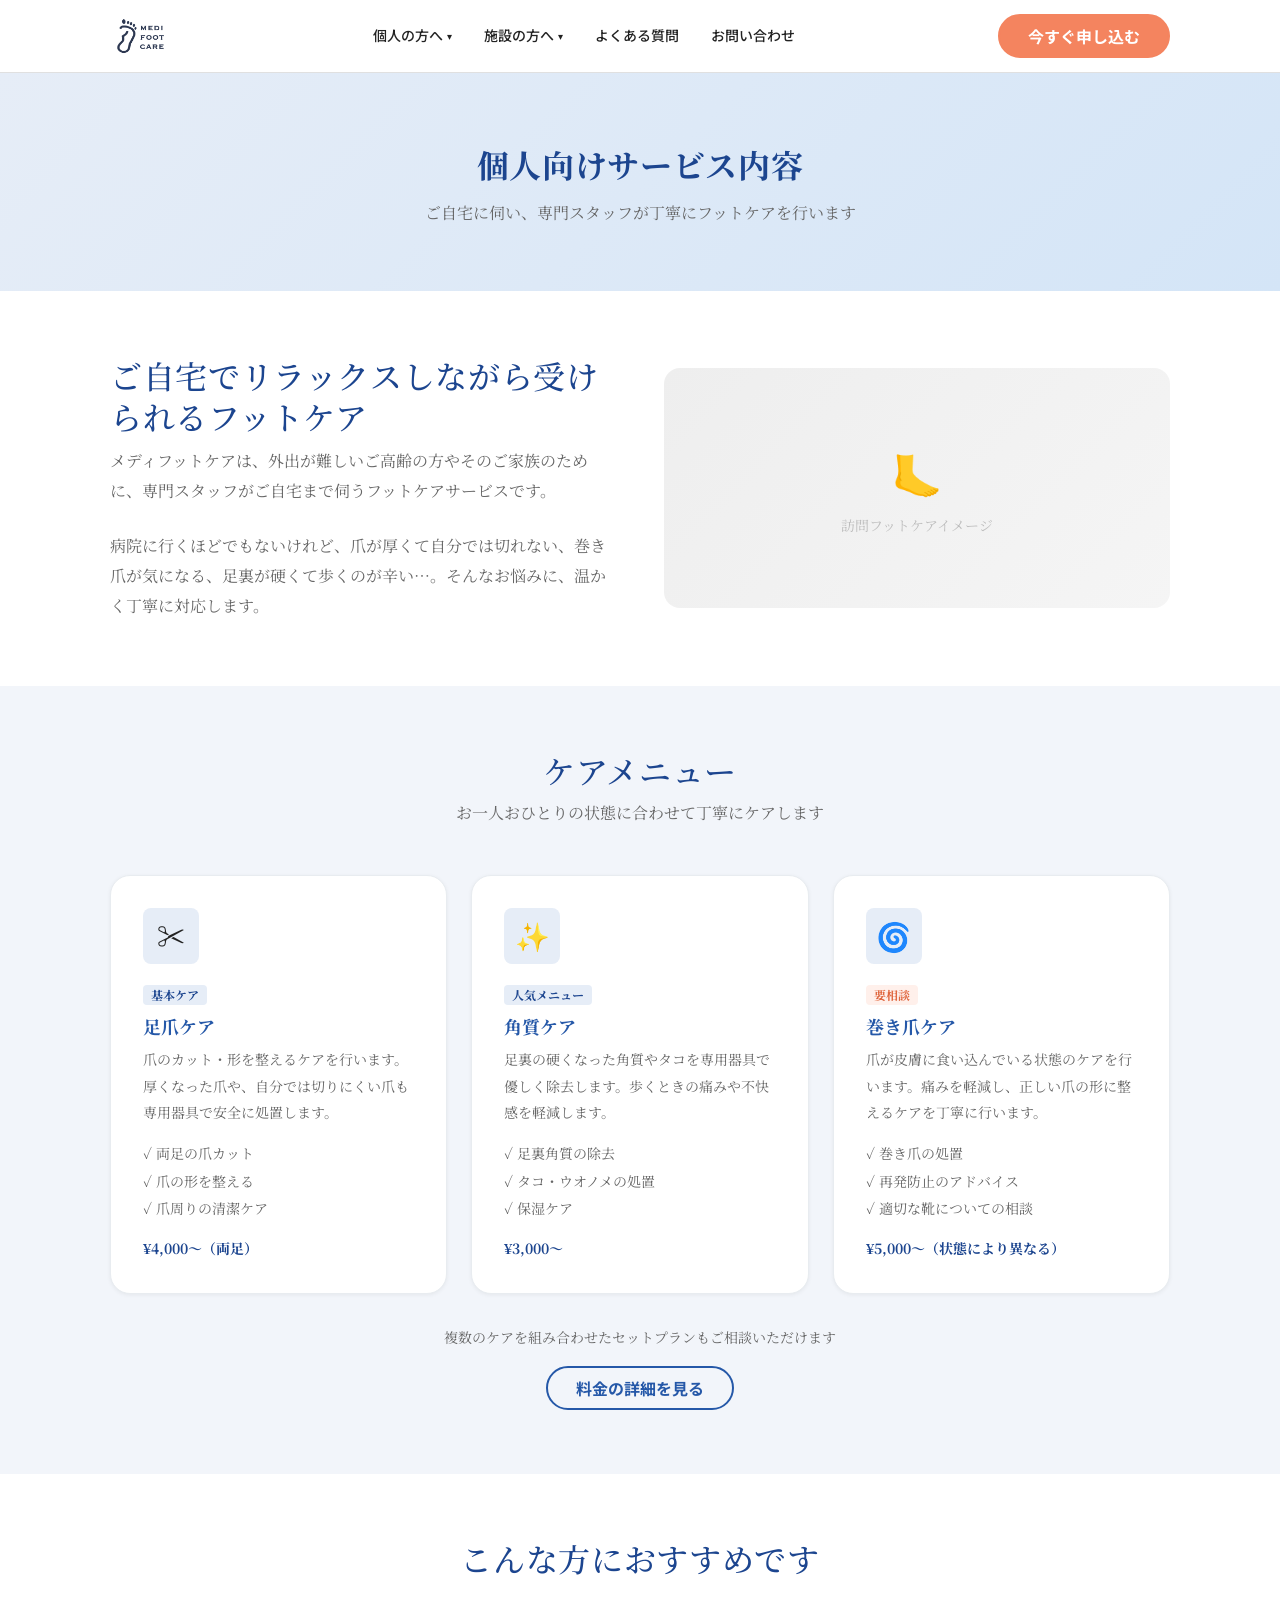
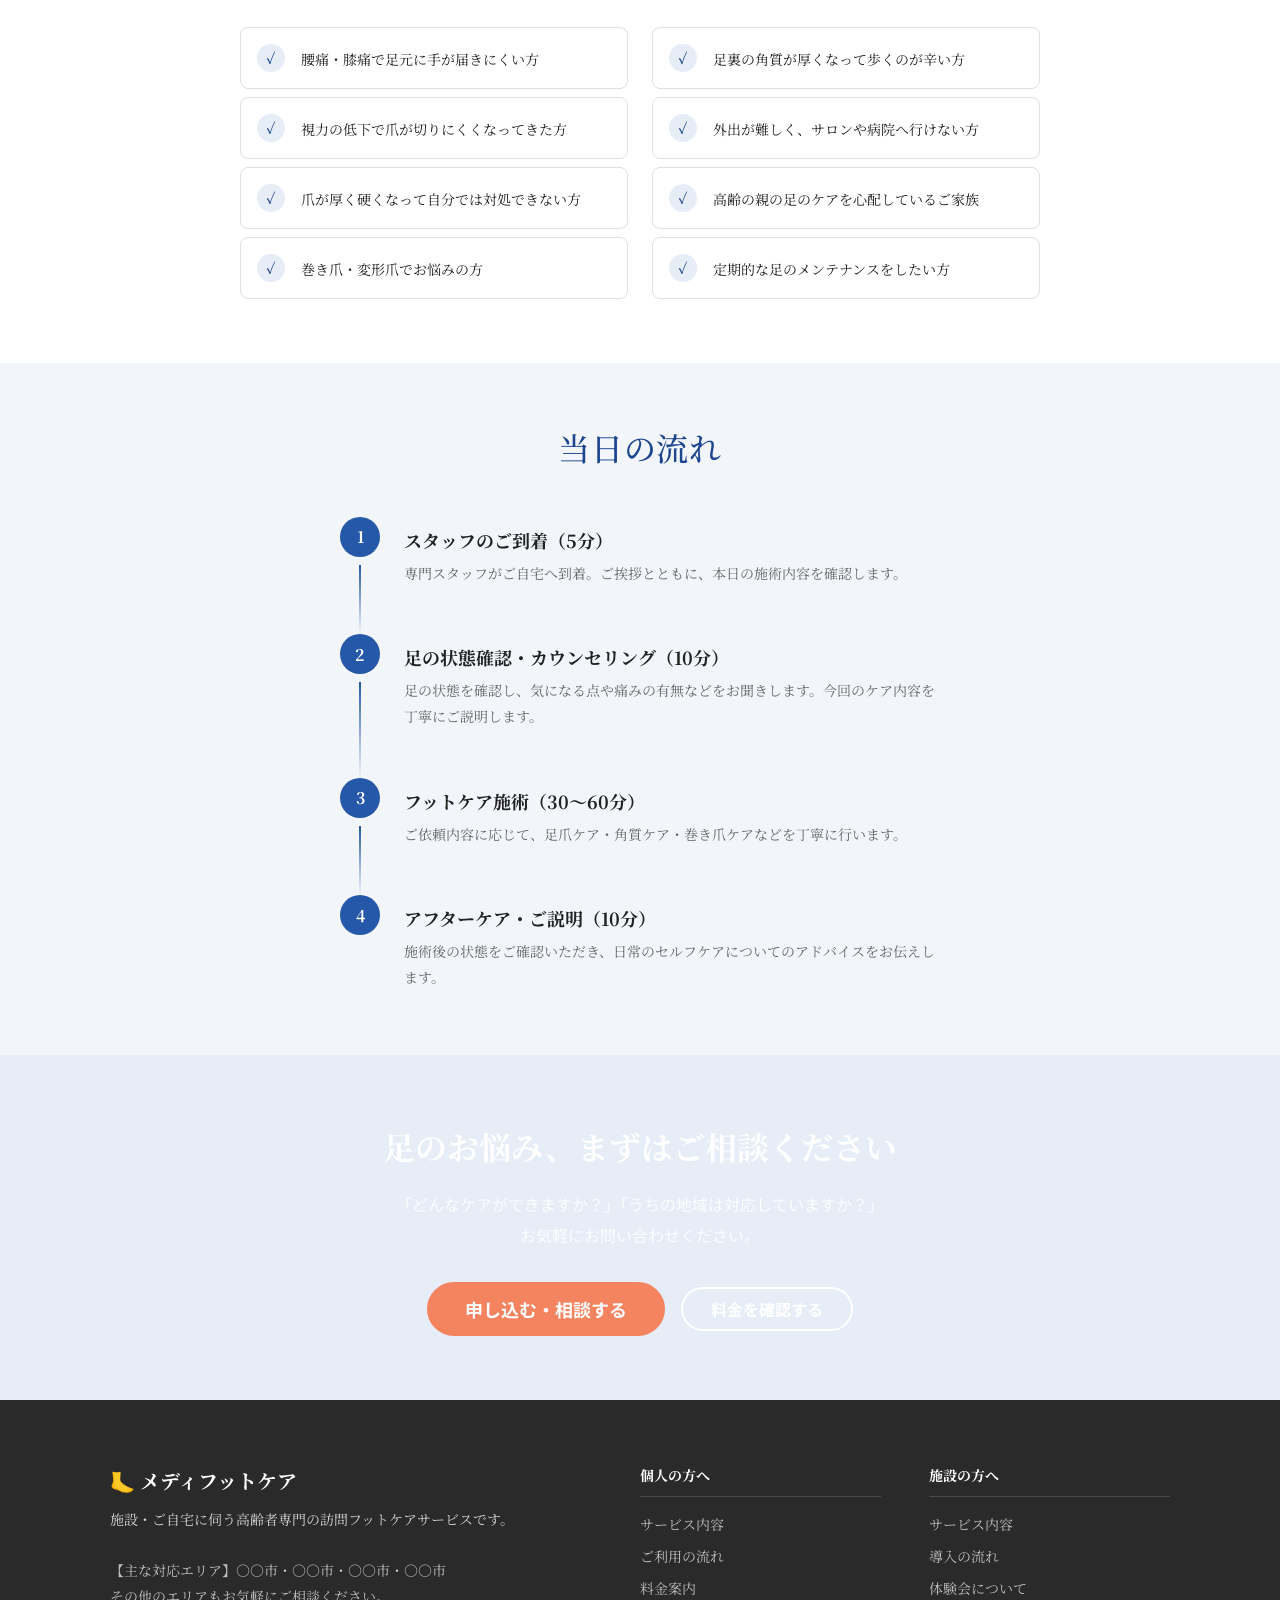
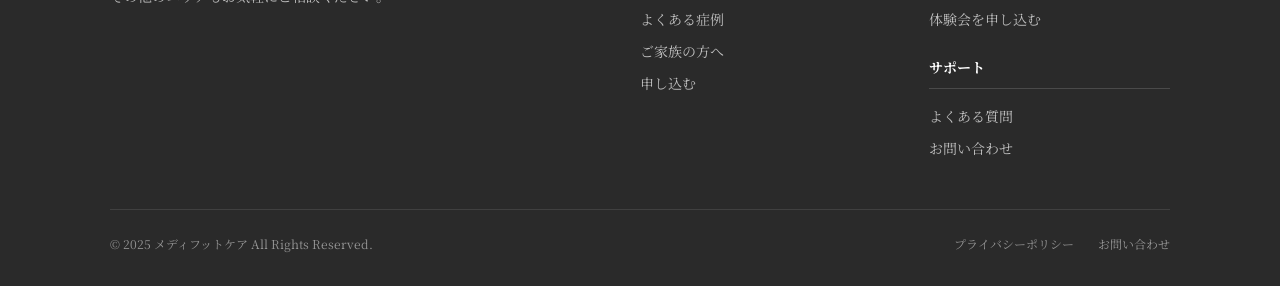
<file: html/personal/services.html>
<!DOCTYPE html>
<html lang="ja">
<head>
  <meta charset="UTF-8">
  <meta name="viewport" content="width=device-width, initial-scale=1.0">
  <title>個人向けサービス｜メディフットケア</title>
  <meta name="description" content="メディフットケアの個人向け訪問フットケアサービス。足爪ケア・角質ケア・巻き爪ケアをご自宅まで伺って行います。高齢者専門のプロスタッフが丁寧にケアします。">
  <meta property="og:title" content="個人向けサービス｜メディフットケア">
  <meta property="og:description" content="ご自宅に伺う高齢者専門の訪問フットケアサービス。足爪・巻き爪・角質ケアに対応。">
  <meta property="og:type" content="website">
  <link rel="preconnect" href="https://fonts.googleapis.com">
  <link rel="preconnect" href="https://fonts.gstatic.com" crossorigin>
  <link href="https://fonts.googleapis.com/css2?family=Noto+Serif+JP:wght@400;500;700&family=Noto+Sans+JP:wght@400;500;700&display=swap" rel="stylesheet">
  <link rel="stylesheet" href="../../css/style.css">
</head>
<body>

<!-- ===== ヘッダー ===== -->
<header class="header" id="header">
  <div class="container">
    <div class="header__inner">
      <a href="../../index.html" class="header__logo">
        <img src="../../images/logo.png" alt="メディフットケア" class="header__logo-img">
      </a>
      <nav class="nav" aria-label="グローバルナビゲーション">
        <ul style="display:flex; list-style:none; gap:0; align-items:center;">
          <li class="nav__item">
            <a href="services.html" class="nav__link">
              個人の方へ <span class="nav__arrow">▾</span>
            </a>
            <div class="dropdown">
              <a href="services.html" class="dropdown__link">サービス内容</a>
              <a href="flow.html" class="dropdown__link">ご利用の流れ</a>
              <a href="pricing.html" class="dropdown__link">料金案内</a>
              <a href="cases.html" class="dropdown__link">よくある症例</a>
              <a href="family.html" class="dropdown__link">ご家族の方へ</a>
            </div>
          </li>
          <li class="nav__item">
            <a href="../facility/services.html" class="nav__link">
              施設の方へ <span class="nav__arrow">▾</span>
            </a>
            <div class="dropdown">
              <a href="../facility/services.html" class="dropdown__link">サービス内容</a>
              <a href="../facility/flow.html" class="dropdown__link">導入の流れ</a>
              <a href="../facility/trial.html" class="dropdown__link">体験会について</a>
              <a href="pricing.html#facility" class="dropdown__link">料金・費用</a>
            </div>
          </li>
          <li class="nav__item"><a href="../faq.html" class="nav__link">よくある質問</a></li>
          <li class="nav__item"><a href="../contact.html" class="nav__link">お問い合わせ</a></li>
        </ul>
      </nav>
      <a href="apply.html" class="btn btn--accent header__cta">今すぐ申し込む</a>
      <button class="hamburger" aria-label="メニューを開く" aria-expanded="false">
        <span class="hamburger__line"></span>
        <span class="hamburger__line"></span>
        <span class="hamburger__line"></span>
      </button>
    </div>
  </div>
</header>
<div class="mobile-menu" id="mobileMenu">
  <div class="mobile-menu__section">
    <p class="mobile-menu__label">個人の方へ</p>
    <a href="services.html" class="mobile-menu__link">サービス内容</a>
    <a href="flow.html" class="mobile-menu__link">ご利用の流れ</a>
    <a href="pricing.html" class="mobile-menu__link">料金案内</a>
    <a href="cases.html" class="mobile-menu__link">よくある症例</a>
    <a href="family.html" class="mobile-menu__link">ご家族の方へ</a>
  </div>
  <div class="mobile-menu__section">
    <p class="mobile-menu__label">施設の方へ</p>
    <a href="../facility/services.html" class="mobile-menu__link">サービス内容</a>
    <a href="../facility/flow.html" class="mobile-menu__link">導入の流れ</a>
    <a href="../facility/trial.html" class="mobile-menu__link">体験会について</a>
    <a href="pricing.html#facility" class="mobile-menu__link">料金・費用</a>
  </div>
  <div class="mobile-menu__section">
    <p class="mobile-menu__label">サポート</p>
    <a href="../faq.html" class="mobile-menu__link">よくある質問</a>
    <a href="../contact.html" class="mobile-menu__link">お問い合わせ</a>
    <a href="../privacy.html" class="mobile-menu__link">プライバシーポリシー</a>
  </div>
  <div class="mobile-menu__cta">
    <a href="apply.html" class="btn btn--accent btn--full" style="margin-bottom:0.75rem;">個人の方はこちら</a>
    <a href="../facility/apply.html" class="btn btn--outline btn--full">施設担当者の方はこちら</a>
  </div>
</div>

<!-- ===== ページヘッダー ===== -->
<div class="page-header">
  <div class="container">    <h1 class="page-header__title">個人向けサービス内容</h1>
    <p class="page-header__subtitle">ご自宅に伺い、専門スタッフが丁寧にフットケアを行います</p>
  </div>
</div>

<!-- ===== サービス概要 ===== -->
<section class="section">
  <div class="container">
    <div class="grid grid--2" style="align-items:center; gap:3rem;">
      <div class="fade-in">        <h2 class="section-title">ご自宅でリラックスしながら受けられるフットケア</h2>
        <p style="color:var(--color-text-light); line-height:1.9; margin-bottom:1.5rem;">
          メディフットケアは、外出が難しいご高齢の方やそのご家族のために、専門スタッフがご自宅まで伺うフットケアサービスです。
        </p>
        <p style="color:var(--color-text-light); line-height:1.9;">
          病院に行くほどでもないけれど、爪が厚くて自分では切れない、巻き爪が気になる、足裏が硬くて歩くのが辛い…。そんなお悩みに、温かく丁寧に対応します。
        </p>
      </div>
      <div class="fade-in fade-in-delay-1">
        <div class="img-placeholder img-placeholder--md" style="border-radius:1rem;">
          <div class="img-placeholder__icon">🦶</div>
          <p class="img-placeholder__text">訪問フットケアイメージ</p>
        </div>
      </div>
    </div>
  </div>
</section>

<!-- ===== 提供サービス一覧 ===== -->
<section class="section section--soft">
  <div class="container">
    <div class="section-lead">      <h2 class="section-title section-title--center">ケアメニュー</h2>
      <p class="section-subtitle section-subtitle--center">お一人おひとりの状態に合わせて丁寧にケアします</p>
    </div>
    <div class="grid grid--3">
      <div class="card fade-in">
        <div class="card__icon">✂️</div>
        <div style="margin-bottom:0.5rem;">
          <span class="badge badge--primary">基本ケア</span>
        </div>
        <h3 class="card__title">足爪ケア</h3>
        <p class="card__text" style="margin-bottom:1rem;">爪のカット・形を整えるケアを行います。厚くなった爪や、自分では切りにくい爪も専用器具で安全に処置します。</p>
        <ul style="font-size:0.875rem; color:var(--color-text-light); display:flex; flex-direction:column; gap:0.25rem;">
          <li>✓ 両足の爪カット</li>
          <li>✓ 爪の形を整える</li>
          <li>✓ 爪周りの清潔ケア</li>
        </ul>
        <p style="margin-top:1rem; font-size:0.875rem; color:var(--color-primary-dark); font-weight:700;">¥4,000〜（両足）</p>
      </div>
      <div class="card fade-in fade-in-delay-1">
        <div class="card__icon">✨</div>
        <div style="margin-bottom:0.5rem;">
          <span class="badge badge--primary">人気メニュー</span>
        </div>
        <h3 class="card__title">角質ケア</h3>
        <p class="card__text" style="margin-bottom:1rem;">足裏の硬くなった角質やタコを専用器具で優しく除去します。歩くときの痛みや不快感を軽減します。</p>
        <ul style="font-size:0.875rem; color:var(--color-text-light); display:flex; flex-direction:column; gap:0.25rem;">
          <li>✓ 足裏角質の除去</li>
          <li>✓ タコ・ウオノメの処置</li>
          <li>✓ 保湿ケア</li>
        </ul>
        <p style="margin-top:1rem; font-size:0.875rem; color:var(--color-primary-dark); font-weight:700;">¥3,000〜</p>
      </div>
      <div class="card fade-in fade-in-delay-2">
        <div class="card__icon">🌀</div>
        <div style="margin-bottom:0.5rem;">
          <span class="badge badge--accent">要相談</span>
        </div>
        <h3 class="card__title">巻き爪ケア</h3>
        <p class="card__text" style="margin-bottom:1rem;">爪が皮膚に食い込んでいる状態のケアを行います。痛みを軽減し、正しい爪の形に整えるケアを丁寧に行います。</p>
        <ul style="font-size:0.875rem; color:var(--color-text-light); display:flex; flex-direction:column; gap:0.25rem;">
          <li>✓ 巻き爪の処置</li>
          <li>✓ 再発防止のアドバイス</li>
          <li>✓ 適切な靴についての相談</li>
        </ul>
        <p style="margin-top:1rem; font-size:0.875rem; color:var(--color-primary-dark); font-weight:700;">¥5,000〜（状態により異なる）</p>
      </div>
    </div>
    <div style="text-align:center; margin-top:2rem;">
      <p style="font-size:0.875rem; color:var(--color-text-light); margin-bottom:1rem;">複数のケアを組み合わせたセットプランもご相談いただけます</p>
      <a href="pricing.html" class="btn btn--outline">料金の詳細を見る</a>
    </div>
  </div>
</section>

<!-- ===== こんな方におすすめ ===== -->
<section class="section">
  <div class="container">
    <div class="section-lead">      <h2 class="section-title section-title--center">こんな方におすすめです</h2>
    </div>
    <div class="grid grid--2" style="max-width:800px; margin:0 auto;">
      <div class="check-list fade-in">
        <div class="check-list__item">
          <div class="check-list__item-icon">✓</div>
          <div class="check-list__item-text">腰痛・膝痛で足元に手が届きにくい方</div>
        </div>
        <div class="check-list__item">
          <div class="check-list__item-icon">✓</div>
          <div class="check-list__item-text">視力の低下で爪が切りにくくなってきた方</div>
        </div>
        <div class="check-list__item">
          <div class="check-list__item-icon">✓</div>
          <div class="check-list__item-text">爪が厚く硬くなって自分では対処できない方</div>
        </div>
        <div class="check-list__item">
          <div class="check-list__item-icon">✓</div>
          <div class="check-list__item-text">巻き爪・変形爪でお悩みの方</div>
        </div>
      </div>
      <div class="check-list fade-in fade-in-delay-1">
        <div class="check-list__item">
          <div class="check-list__item-icon">✓</div>
          <div class="check-list__item-text">足裏の角質が厚くなって歩くのが辛い方</div>
        </div>
        <div class="check-list__item">
          <div class="check-list__item-icon">✓</div>
          <div class="check-list__item-text">外出が難しく、サロンや病院へ行けない方</div>
        </div>
        <div class="check-list__item">
          <div class="check-list__item-icon">✓</div>
          <div class="check-list__item-text">高齢の親の足のケアを心配しているご家族</div>
        </div>
        <div class="check-list__item">
          <div class="check-list__item-icon">✓</div>
          <div class="check-list__item-text">定期的な足のメンテナンスをしたい方</div>
        </div>
      </div>
    </div>
  </div>
</section>

<!-- ===== 施術の流れ ===== -->
<section class="section section--soft">
  <div class="container">
    <div class="section-lead">      <h2 class="section-title section-title--center">当日の流れ</h2>
    </div>
    <div style="max-width:600px; margin:0 auto;">
      <div class="steps">
        <div class="step fade-in">
          <div class="step__number"><div class="step__circle">1</div></div>
          <div class="step__body">
            <h3 class="step__title">スタッフのご到着（5分）</h3>
            <p class="step__text">専門スタッフがご自宅へ到着。ご挨拶とともに、本日の施術内容を確認します。</p>
          </div>
        </div>
        <div class="step fade-in fade-in-delay-1">
          <div class="step__number"><div class="step__circle">2</div></div>
          <div class="step__body">
            <h3 class="step__title">足の状態確認・カウンセリング（10分）</h3>
            <p class="step__text">足の状態を確認し、気になる点や痛みの有無などをお聞きします。今回のケア内容を丁寧にご説明します。</p>
          </div>
        </div>
        <div class="step fade-in fade-in-delay-2">
          <div class="step__number"><div class="step__circle">3</div></div>
          <div class="step__body">
            <h3 class="step__title">フットケア施術（30〜60分）</h3>
            <p class="step__text">ご依頼内容に応じて、足爪ケア・角質ケア・巻き爪ケアなどを丁寧に行います。</p>
          </div>
        </div>
        <div class="step fade-in fade-in-delay-3">
          <div class="step__number"><div class="step__circle">4</div></div>
          <div class="step__body">
            <h3 class="step__title">アフターケア・ご説明（10分）</h3>
            <p class="step__text">施術後の状態をご確認いただき、日常のセルフケアについてのアドバイスをお伝えします。</p>
          </div>
        </div>
      </div>
    </div>
  </div>
</section>

<!-- ===== CTA ===== -->
<section class="cta-section">
  <div class="container">
    <h2 class="cta-section__title">足のお悩み、まずはご相談ください</h2>
    <p class="cta-section__text">
      「どんなケアができますか？」「うちの地域は対応していますか？」<br>
      お気軽にお問い合わせください。
    </p>
    <div class="btn-group btn-group--center">
      <a href="apply.html" class="btn btn--accent btn--lg">申し込む・相談する</a>
      <a href="pricing.html" class="btn btn--outline-white">料金を確認する</a>
    </div>
  </div>
</section>

<!-- ===== フッター ===== -->
<footer class="footer">
  <div class="container">
    <div class="footer__grid">
      <div>
        <div class="footer__brand-name">🦶 メディフットケア</div>
        <p class="footer__brand-desc">施設・ご自宅に伺う高齢者専門の訪問フットケアサービスです。</p>
        <div style="margin-top:1rem;">
          <!-- AREA_START: ここを更新してください -->
          <p class="footer__area">【主な対応エリア】○○市・○○市・○○市・○○市</p>
          <p class="footer__area">その他のエリアもお気軽にご相談ください。</p>
          <!-- AREA_END -->
        </div>
      </div>
      <div>
        <h3 class="footer__section-title">個人の方へ</h3>
        <div class="footer__links">
          <a href="services.html" class="footer__link">サービス内容</a>
          <a href="flow.html" class="footer__link">ご利用の流れ</a>
          <a href="pricing.html" class="footer__link">料金案内</a>
          <a href="cases.html" class="footer__link">よくある症例</a>
          <a href="family.html" class="footer__link">ご家族の方へ</a>
          <a href="apply.html" class="footer__link">申し込む</a>
        </div>
      </div>
      <div>
        <h3 class="footer__section-title">施設の方へ</h3>
        <div class="footer__links">
          <a href="../facility/services.html" class="footer__link">サービス内容</a>
          <a href="../facility/flow.html" class="footer__link">導入の流れ</a>
          <a href="../facility/trial.html" class="footer__link">体験会について</a>
          <a href="../facility/apply.html" class="footer__link">体験会を申し込む</a>
        </div>
        <h3 class="footer__section-title" style="margin-top:1.5rem;">サポート</h3>
        <div class="footer__links">
          <a href="../faq.html" class="footer__link">よくある質問</a>
          <a href="../contact.html" class="footer__link">お問い合わせ</a>
        </div>
      </div>
    </div>
    <div class="footer__bottom">
      <p class="footer__copyright">&copy; 2025 メディフットケア All Rights Reserved.</p>
      <div class="footer__bottom-links">
        <a href="../privacy.html" class="footer__bottom-link">プライバシーポリシー</a>
        <a href="../contact.html" class="footer__bottom-link">お問い合わせ</a>
      </div>
    </div>
  </div>
</footer>

<script src="../../js/main.js"></script>
</body>
</html>
</file>
<file: css/style.css>
/* ==========================================================
   メディフットケア - 統一スタイルシート
   ========================================================== */

/* ----------------------------------------------------------
   CSS カスタムプロパティ（カラー・タイポグラフィ）
   ---------------------------------------------------------- */
:root {
  --color-primary: #2558A8;
  --color-primary-dark: #1C458F;
  --color-primary-light: #E6EDF7;
  --color-accent: #F4845F;
  --color-accent-dark: #E06840;
  --color-text: #222222;
  --color-text-light: #666666;
  --color-bg: #FFFFFF;
  --color-bg-soft: #F8F9FA;
  --color-border: #E0E0E0;
  --color-white: #FFFFFF;
  --color-gray-100: #F5F5F5;
  --color-gray-200: #EEEEEE;
  --color-gray-400: #BDBDBD;
  --color-success: #4CAF50;
  --color-error: #E53935;

  --font-family: 'Noto Serif JP', 'Noto Sans JP', serif;
  --font-family-sans: 'Noto Sans JP', sans-serif;
  --font-size-xs: 0.75rem;
  --font-size-sm: 0.875rem;
  --font-size-base: 1rem;
  --font-size-md: 1.125rem;
  --font-size-lg: 1.25rem;
  --font-size-xl: 1.5rem;
  --font-size-2xl: 2rem;
  --font-size-3xl: 2.5rem;
  --font-size-4xl: 3rem;

  --font-weight-normal: 400;
  --font-weight-medium: 500;
  --font-weight-bold: 700;

  --line-height-tight: 1.3;
  --line-height-base: 1.7;
  --line-height-loose: 1.9;

  --spacing-xs: 0.25rem;
  --spacing-sm: 0.5rem;
  --spacing-md: 1rem;
  --spacing-lg: 1.5rem;
  --spacing-xl: 2rem;
  --spacing-2xl: 3rem;
  --spacing-3xl: 4rem;
  --spacing-4xl: 6rem;

  --radius-sm: 4px;
  --radius-md: 8px;
  --radius-lg: 20px;
  --radius-xl: 28px;
  --radius-full: 9999px;

  --shadow-sm: 0 1px 4px rgba(0,0,0,0.06);
  --shadow-md: 0 2px 10px rgba(0,0,0,0.08);
  --shadow-lg: 0 6px 20px rgba(0,0,0,0.10);
  --shadow-xl: 0 12px 36px rgba(0,0,0,0.12);

  --transition-fast: 0.15s ease;
  --transition-base: 0.25s ease;
  --transition-slow: 0.4s ease;

  --header-height: 64px;
  --container-max: 1100px;
  --container-padding: 1.25rem;
}

/* ----------------------------------------------------------
   リセット・ベーススタイル
   ---------------------------------------------------------- */
*, *::before, *::after {
  box-sizing: border-box;
  margin: 0;
  padding: 0;
}

html {
  scroll-behavior: smooth;
  font-size: 16px;
}

body {
  font-family: var(--font-family);
  font-size: var(--font-size-base);
  font-weight: var(--font-weight-normal);
  line-height: var(--line-height-base);
  color: var(--color-text);
  background-color: var(--color-bg);
  -webkit-font-smoothing: antialiased;
  overflow-x: hidden;
}

img {
  max-width: 100%;
  height: auto;
  display: block;
}

a {
  color: var(--color-primary);
  text-decoration: none;
  transition: color var(--transition-fast);
}

a:hover {
  color: var(--color-primary-dark);
}

ul, ol {
  list-style: none;
}

button {
  cursor: pointer;
  border: none;
  background: none;
  font-family: inherit;
}

input, textarea, select {
  font-family: inherit;
  font-size: var(--font-size-base);
}

/* ----------------------------------------------------------
   レイアウト
   ---------------------------------------------------------- */
.container {
  width: 100%;
  max-width: var(--container-max);
  margin: 0 auto;
  padding: 0 var(--container-padding);
}

.section {
  padding: var(--spacing-3xl) 0;
}

.section--soft {
  background-color: #F2F5FA;
}

.section--primary-light {
  background-color: var(--color-primary-light);
}

.section--gray {
  background-color: #F2F5FA;
}

/* ----------------------------------------------------------
   対応エリア セレクター
   ---------------------------------------------------------- */
.area-selector {
  display: flex;
  align-items: center;
  justify-content: center;
  gap: 2.5rem;
  max-width: 720px;
  margin: 0 auto;
  flex-wrap: wrap;
}

.area-pref {
  background-color: #E6EDF7;
  border-radius: var(--radius-lg);
  padding: 1.5rem;
  display: flex;
  align-items: center;
  justify-content: center;
  flex-wrap: wrap;
  gap: 0.75rem;
  min-width: 160px;
  max-width: 200px;
}

.area-pref__btn {
  padding: 0.75rem 1.25rem;
  border: 2px solid var(--color-primary);
  border-radius: var(--radius-md);
  background-color: var(--color-white);
  color: var(--color-text);
  font-size: var(--font-size-base);
  font-family: var(--font-family-sans);
  font-weight: var(--font-weight-medium);
  cursor: pointer;
  transition: background-color var(--transition-fast), color var(--transition-fast);
  white-space: nowrap;
}

.area-pref__btn--active {
  background-color: var(--color-primary-dark);
  color: var(--color-white);
  border-color: var(--color-primary-dark);
}

.area-arrow {
  display: none;
}

.area-cities {
  flex: 1;
  min-width: 260px;
}

.area-cities__group {
  display: grid;
  grid-template-columns: repeat(2, 1fr);
  gap: 0.75rem;
}

.area-city {
  display: block;
  padding: 0.75rem 1.25rem;
  border: 2px solid var(--color-primary);
  border-radius: var(--radius-md);
  background-color: var(--color-white);
  color: var(--color-text);
  font-size: var(--font-size-base);
  font-family: var(--font-family-sans);
  font-weight: var(--font-weight-medium);
  text-align: center;
}

/* もっと見るボタン */
.btn-more {
  display: flex;
  align-items: center;
  justify-content: center;
  position: relative;
  width: 100%;
  padding: 1.1rem 2rem;
  background-color: var(--color-primary-dark);
  color: var(--color-white);
  font-size: var(--font-size-base);
  font-weight: var(--font-weight-bold);
  font-family: var(--font-family-sans);
  border-radius: var(--radius-md);
  text-decoration: none;
  transition: opacity var(--transition-fast);
}

.btn-more:hover {
  opacity: 0.88;
  color: var(--color-white);
}

.btn-more__icon {
  position: absolute;
  right: 1.25rem;
  width: 2rem;
  height: 2rem;
  border: 2px solid rgba(255,255,255,0.6);
  border-radius: 50%;
  display: flex;
  align-items: center;
  justify-content: center;
  font-size: 1.1rem;
  line-height: 1;
}

.area-cities__note {
  margin-top: 0.75rem;
  font-size: var(--font-size-sm);
  color: var(--color-text-light);
  font-family: var(--font-family-sans);
  text-align: center;
}

@media (max-width: 600px) {
  .area-selector {
    flex-direction: column;
    align-items: stretch;
  }
  .area-arrow {
    transform: rotate(90deg);
    text-align: center;
  }
  .area-pref {
    grid-template-columns: repeat(2, 1fr);
  }
}

.section--primary {
  background-color: var(--color-primary);
  color: var(--color-white);
}

.grid {
  display: grid;
  gap: var(--spacing-lg);
}

.grid--2 { grid-template-columns: 1fr; }
.grid--3 { grid-template-columns: 1fr; }
.grid--4 { grid-template-columns: 1fr; }

@media (min-width: 768px) {
  .grid--2 { grid-template-columns: repeat(2, 1fr); }
  .grid--3 { grid-template-columns: repeat(3, 1fr); }
  .grid--4 { grid-template-columns: repeat(2, 1fr); }
}

@media (min-width: 1024px) {
  .grid--4 { grid-template-columns: repeat(4, 1fr); }
}

.flex {
  display: flex;
  gap: var(--spacing-md);
}

.flex--center {
  align-items: center;
  justify-content: center;
}

.flex--wrap {
  flex-wrap: wrap;
}

.text-center { text-align: center; }
.text-left { text-align: left; }

/* ----------------------------------------------------------
   セクションタイトル
   ---------------------------------------------------------- */
.section-title {
  font-size: var(--font-size-xl);
  font-weight: var(--font-weight-medium);
  line-height: var(--line-height-tight);
  margin-bottom: var(--spacing-sm);
  color: var(--color-primary-dark);
  letter-spacing: 0.02em;
}

.section-title--center {
  text-align: center;
}

.section-title--white {
  color: var(--color-white);
}

.section-subtitle {
  font-size: var(--font-size-base);
  color: var(--color-text-light);
  margin-bottom: var(--spacing-2xl);
  line-height: var(--line-height-base);
}

.section-subtitle--center {
  text-align: center;
}

.section-subtitle--white {
  color: rgba(255,255,255,0.85);
}

.section-lead {
  text-align: center;
  margin-bottom: var(--spacing-2xl);
}

.section-eyebrow {
  display: inline-block;
  font-size: var(--font-size-xs);
  font-weight: var(--font-weight-bold);
  letter-spacing: 0.1em;
  text-transform: uppercase;
  color: var(--color-primary);
  background-color: var(--color-primary-light);
  padding: var(--spacing-xs) var(--spacing-md);
  border-radius: var(--radius-full);
  margin-bottom: var(--spacing-md);
}

.section-eyebrow--white {
  color: var(--color-primary-dark);
  background-color: rgba(255,255,255,0.3);
}

@media (min-width: 768px) {
  .section-title {
    font-size: var(--font-size-2xl);
  }
}

/* ----------------------------------------------------------
   ボタン
   ---------------------------------------------------------- */
.btn {
  display: inline-flex;
  align-items: center;
  justify-content: center;
  font-family: var(--font-family-sans);
  gap: var(--spacing-sm);
  padding: 0.75rem 1.75rem;
  border-radius: var(--radius-full);
  font-size: var(--font-size-base);
  font-weight: var(--font-weight-bold);
  line-height: 1;
  transition: all var(--transition-base);
  text-decoration: none;
  border: 2px solid transparent;
  cursor: pointer;
  white-space: nowrap;
}

.btn--accent {
  background-color: var(--color-accent);
  color: var(--color-white);
  border-color: var(--color-accent);
}

.btn--accent:hover {
  background-color: var(--color-accent-dark);
  border-color: var(--color-accent-dark);
  color: var(--color-white);
  transform: translateY(-2px);
  box-shadow: 0 6px 16px rgba(244, 132, 95, 0.4);
}

.btn--primary {
  background-color: var(--color-primary);
  color: var(--color-white);
  border-color: var(--color-primary);
}

.btn--primary:hover {
  background-color: var(--color-primary-dark);
  border-color: var(--color-primary-dark);
  color: var(--color-white);
  transform: translateY(-2px);
  box-shadow: 0 6px 16px rgba(37, 88, 168, 0.4);
}

.btn--outline {
  background-color: transparent;
  color: var(--color-primary);
  border-color: var(--color-primary);
}

.btn--outline:hover {
  background-color: var(--color-primary);
  color: var(--color-white);
  transform: translateY(-2px);
}

.btn--outline-white {
  background-color: transparent;
  color: var(--color-white);
  border-color: var(--color-white);
}

.btn--outline-white:hover {
  background-color: var(--color-white);
  color: var(--color-primary);
  transform: translateY(-2px);
}

.btn--lg {
  padding: 1rem 2.25rem;
  font-size: var(--font-size-md);
}

.btn--sm {
  padding: 0.5rem 1.25rem;
  font-size: var(--font-size-sm);
}

.btn--full {
  width: 100%;
}

.btn-group {
  display: flex;
  flex-wrap: wrap;
  gap: var(--spacing-md);
  align-items: center;
}

.btn-group--center {
  justify-content: center;
}

/* ----------------------------------------------------------
   カード
   ---------------------------------------------------------- */
.card {
  background-color: var(--color-white);
  border-radius: var(--radius-lg);
  border: 1px solid #E8ECF0;
  box-shadow: var(--shadow-sm);
  padding: var(--spacing-xl);
  transition: transform var(--transition-base), box-shadow var(--transition-base);
}

.card:hover {
  transform: translateY(-3px);
  box-shadow: var(--shadow-md);
}

.card--flat {
  box-shadow: none;
  border: 1px solid var(--color-border);
}

.card--flat:hover {
  box-shadow: var(--shadow-sm);
  border-color: var(--color-primary);
}

.card__icon {
  width: 56px;
  height: 56px;
  background-color: var(--color-primary-light);
  border-radius: var(--radius-md);
  display: flex;
  align-items: center;
  justify-content: center;
  margin-bottom: var(--spacing-md);
  font-size: 1.75rem;
}

.card__title {
  font-size: var(--font-size-md);
  font-weight: var(--font-weight-bold);
  margin-bottom: var(--spacing-sm);
  color: var(--color-primary);
  line-height: var(--line-height-tight);
}

.card__text {
  font-size: var(--font-size-sm);
  color: var(--color-text-light);
  line-height: var(--line-height-loose);
}

/* ----------------------------------------------------------
   バッジ
   ---------------------------------------------------------- */
.badge {
  display: inline-block;
  padding: var(--spacing-xs) var(--spacing-sm);
  border-radius: var(--radius-sm);
  font-size: var(--font-size-xs);
  font-weight: var(--font-weight-bold);
  line-height: 1;
}

.badge--primary {
  background-color: var(--color-primary-light);
  color: var(--color-primary-dark);
}

.badge--accent {
  background-color: #FFF0EB;
  color: var(--color-accent-dark);
}

.badge--gray {
  background-color: var(--color-gray-200);
  color: var(--color-text-light);
}

/* ----------------------------------------------------------
   ヘッダー
   ---------------------------------------------------------- */
.header {
  position: sticky;
  top: 0;
  z-index: 1000;
  background-color: var(--color-white);
  border-bottom: 1px solid var(--color-border);
  padding: 0.875rem 0;
  transition: box-shadow var(--transition-base);
}

.header.scrolled {
  box-shadow: var(--shadow-md);
}

.header__inner {
  display: flex;
  align-items: center;
  justify-content: space-between;
  height: 100%;
  gap: var(--spacing-md);
}

.header__logo {
  display: flex;
  align-items: center;
  gap: var(--spacing-sm);
  text-decoration: none;
  flex-shrink: 0;
}

.header__logo-icon {
  width: 36px;
  height: 36px;
  background-color: var(--color-primary);
  border-radius: var(--radius-md);
  display: flex;
  align-items: center;
  justify-content: center;
  font-size: 1.25rem;
}

.header__logo-img {
  height: 44px;
  width: auto;
  display: block;
}

.header__logo-text {
  font-size: var(--font-size-md);
  font-weight: var(--font-weight-bold);
  font-family: var(--font-family);
  color: var(--color-text);
  line-height: 1.2;
  letter-spacing: 0.04em;
}

.header__logo-text span {
  display: block;
  font-size: var(--font-size-xs);
  font-weight: var(--font-weight-normal);
  color: var(--color-text-light);
}

/* PC ナビゲーション */
.nav {
  display: none;
}

@media (min-width: 1024px) {
  .nav {
    display: flex;
    align-items: center;
    gap: 0;
  }
}

.nav__item {
  position: relative;
}

.nav__link {
  display: flex;
  align-items: center;
  gap: var(--spacing-xs);
  padding: var(--spacing-sm) var(--spacing-md);
  font-family: var(--font-family-sans);
  font-size: var(--font-size-sm);
  font-weight: var(--font-weight-medium);
  color: var(--color-text);
  text-decoration: none;
  border-radius: var(--radius-md);
  transition: background-color var(--transition-fast), color var(--transition-fast);
  white-space: nowrap;
}

.nav__link:hover {
  background-color: var(--color-primary-light);
  color: var(--color-primary-dark);
}

.nav__arrow {
  font-size: 0.625rem;
  transition: transform var(--transition-fast);
}

.nav__item:hover .nav__arrow {
  transform: rotate(180deg);
}

/* ドロップダウン */
.dropdown {
  position: absolute;
  top: calc(100% + 4px);
  left: 0;
  background-color: var(--color-white);
  border-radius: var(--radius-md);
  box-shadow: var(--shadow-lg);
  padding: var(--spacing-sm);
  min-width: 200px;
  opacity: 0;
  pointer-events: none;
  transform: translateY(-8px);
  transition: opacity var(--transition-base), transform var(--transition-base);
  z-index: 100;
}

.nav__item:hover .dropdown,
.nav__item.active .dropdown {
  opacity: 1;
  pointer-events: auto;
  transform: translateY(0);
}

.dropdown__link {
  display: block;
  padding: var(--spacing-sm) var(--spacing-md);
  font-size: var(--font-size-sm);
  color: var(--color-text);
  border-radius: var(--radius-sm);
  transition: background-color var(--transition-fast);
}

.dropdown__link:hover {
  background-color: var(--color-primary-light);
  color: var(--color-primary-dark);
}

/* ヘッダーCTAボタン */
.header__cta {
  display: none;
}

@media (min-width: 768px) {
  .header__cta {
    display: inline-flex;
  }
}

/* ハンバーガーボタン */
.hamburger {
  display: flex;
  flex-direction: column;
  justify-content: center;
  gap: 5px;
  width: 40px;
  height: 40px;
  padding: 8px;
  border-radius: var(--radius-md);
  cursor: pointer;
  background: none;
  border: none;
  transition: background-color var(--transition-fast);
}

.hamburger:hover {
  background-color: var(--color-primary-light);
}

.hamburger__line {
  display: block;
  width: 100%;
  height: 2px;
  background-color: var(--color-text);
  border-radius: var(--radius-full);
  transition: transform var(--transition-base), opacity var(--transition-base);
}

.hamburger.active .hamburger__line:nth-child(1) {
  transform: translateY(7px) rotate(45deg);
}

.hamburger.active .hamburger__line:nth-child(2) {
  opacity: 0;
}

.hamburger.active .hamburger__line:nth-child(3) {
  transform: translateY(-7px) rotate(-45deg);
}

@media (min-width: 1024px) {
  .hamburger {
    display: none;
  }
}

/* モバイルメニュー */
.mobile-menu {
  display: none;
  position: fixed;
  top: var(--header-height);
  left: 0;
  right: 0;
  bottom: 0;
  background-color: var(--color-white);
  z-index: 999;
  overflow-y: auto;
  padding: var(--spacing-lg) var(--container-padding) var(--spacing-3xl);
}

.mobile-menu.active {
  display: block;
}

.mobile-menu__section {
  margin-bottom: var(--spacing-lg);
}

.mobile-menu__label {
  font-size: var(--font-size-xs);
  font-weight: var(--font-weight-bold);
  color: var(--color-text-light);
  letter-spacing: 0.05em;
  text-transform: uppercase;
  padding: var(--spacing-md) 0 var(--spacing-sm);
  border-top: 1px solid var(--color-border);
}

.mobile-menu__link {
  display: block;
  padding: var(--spacing-sm) var(--spacing-md);
  font-size: var(--font-size-base);
  color: var(--color-text);
  border-radius: var(--radius-md);
  transition: background-color var(--transition-fast);
}

.mobile-menu__link:hover {
  background-color: var(--color-primary-light);
  color: var(--color-primary-dark);
}

.mobile-menu__cta {
  padding: var(--spacing-lg) 0;
  border-top: 1px solid var(--color-border);
}

/* ----------------------------------------------------------
   フッター
   ---------------------------------------------------------- */
.footer {
  background-color: #2A2A2A;
  color: rgba(255,255,255,0.8);
  padding: var(--spacing-3xl) 0 var(--spacing-xl);
}

.footer__grid {
  display: grid;
  grid-template-columns: 1fr;
  gap: var(--spacing-2xl);
  margin-bottom: var(--spacing-2xl);
}

@media (min-width: 768px) {
  .footer__grid {
    grid-template-columns: 2fr 1fr 1fr;
  }
}

.footer__logo {
  display: inline-block;
  margin-bottom: var(--spacing-md);
}

.footer__logo-img {
  height: 48px;
  width: auto;
  filter: brightness(0) invert(1);
}

.footer__brand-name {
  font-size: var(--font-size-lg);
  font-weight: var(--font-weight-bold);
  color: var(--color-white);
  margin-bottom: var(--spacing-sm);
}

.footer__brand-desc {
  font-size: var(--font-size-sm);
  line-height: var(--line-height-loose);
  margin-bottom: var(--spacing-lg);
}

.footer__section-title {
  font-size: var(--font-size-sm);
  font-weight: var(--font-weight-bold);
  color: var(--color-white);
  margin-bottom: var(--spacing-md);
  padding-bottom: var(--spacing-sm);
  border-bottom: 1px solid rgba(255,255,255,0.15);
}

.footer__links {
  display: flex;
  flex-direction: column;
  gap: var(--spacing-sm);
}

.footer__link {
  font-size: var(--font-size-sm);
  color: rgba(255,255,255,0.7);
  transition: color var(--transition-fast);
}

.footer__link:hover {
  color: var(--color-primary);
}

.footer__area {
  font-size: var(--font-size-sm);
  line-height: var(--line-height-loose);
  color: rgba(255,255,255,0.7);
}

.footer__area p {
  margin-bottom: var(--spacing-xs);
}

.footer__bottom {
  border-top: 1px solid rgba(255,255,255,0.1);
  padding-top: var(--spacing-lg);
  display: flex;
  flex-direction: column;
  gap: var(--spacing-md);
  align-items: center;
  text-align: center;
}

@media (min-width: 768px) {
  .footer__bottom {
    flex-direction: row;
    justify-content: space-between;
    text-align: left;
  }
}

.footer__copyright {
  font-size: var(--font-size-xs);
  color: rgba(255,255,255,0.5);
}

.footer__bottom-links {
  display: flex;
  gap: var(--spacing-lg);
}

.footer__bottom-link {
  font-size: var(--font-size-xs);
  color: rgba(255,255,255,0.5);
  transition: color var(--transition-fast);
}

.footer__bottom-link:hover {
  color: var(--color-primary);
}

/* ----------------------------------------------------------
   ヒーローセクション
   ---------------------------------------------------------- */
.hero {
  background: linear-gradient(135deg, var(--color-primary-light) 0%, #D4E5F7 100%);
  padding: var(--spacing-3xl) 0;
  position: relative;
  overflow: hidden;
}

.hero::before {
  content: '';
  position: absolute;
  top: -50%;
  right: -20%;
  width: 600px;
  height: 600px;
  background: radial-gradient(circle, rgba(37, 88, 168,0.15) 0%, transparent 70%);
  pointer-events: none;
}

.hero__inner {
  display: grid;
  grid-template-columns: 1fr;
  gap: var(--spacing-2xl);
  align-items: center;
}

@media (min-width: 768px) {
  .hero__inner {
    grid-template-columns: 1fr 1fr;
  }

  .hero {
    padding: var(--spacing-4xl) 0;
  }
}

.hero__eyebrow {
  display: inline-block;
  font-size: var(--font-size-sm);
  font-weight: var(--font-weight-medium);
  font-family: var(--font-family);
  color: var(--color-primary-dark);
  background-color: transparent;
  border: 1.5px solid var(--color-primary-dark);
  padding: var(--spacing-xs) var(--spacing-md);
  border-radius: var(--radius-full);
  margin-bottom: var(--spacing-md);
  letter-spacing: 0.05em;
}

.hero__title {
  font-size: var(--font-size-2xl);
  font-weight: var(--font-weight-bold);
  font-family: var(--font-family);
  line-height: 1.5;
  color: var(--color-primary-dark);
  margin-bottom: var(--spacing-md);
  letter-spacing: 0.02em;
}

.hero__title span {
  color: var(--color-primary-dark);
}

@media (min-width: 768px) {
  .hero__title {
    font-size: var(--font-size-3xl);
    line-height: 1.4;
  }
}

.hero__subtitle {
  font-size: var(--font-size-md);
  color: var(--color-text-light);
  line-height: var(--line-height-loose);
  margin-bottom: var(--spacing-xl);
}

.hero__image {
  display: flex;
  align-items: center;
  justify-content: center;
}

.hero__img {
  width: 100%;
  max-width: 420px;
  height: auto;
  object-fit: contain;
  display: block;
}

.hero__placeholder {
  width: 100%;
  height: 320px;
  background: linear-gradient(135deg, #d4ede9 0%, #b8dfd9 100%);
  display: flex;
  flex-direction: column;
  align-items: center;
  justify-content: center;
  gap: var(--spacing-md);
  color: var(--color-primary-dark);
  border-radius: var(--radius-xl);
}

.hero__placeholder-icon {
  font-size: 4rem;
  opacity: 0.6;
}

.hero__placeholder-text {
  font-size: var(--font-size-sm);
  opacity: 0.7;
}

/* ----------------------------------------------------------
   アコーディオン（FAQ）
   ---------------------------------------------------------- */
.accordion {
  display: flex;
  flex-direction: column;
  gap: var(--spacing-md);
}

.accordion__item {
  border: 1px solid var(--color-border);
  border-radius: var(--radius-md);
  overflow: hidden;
  background-color: var(--color-white);
}

.accordion__trigger {
  display: flex;
  align-items: center;
  justify-content: space-between;
  width: 100%;
  padding: var(--spacing-lg);
  background: none;
  border: none;
  text-align: left;
  font-size: var(--font-size-base);
  font-weight: var(--font-weight-medium);
  color: var(--color-text);
  cursor: pointer;
  transition: background-color var(--transition-fast);
  gap: var(--spacing-md);
}

.accordion__trigger:hover {
  background-color: var(--color-primary-light);
}

.accordion__trigger.active {
  background-color: var(--color-primary-light);
  color: var(--color-primary-dark);
}

.accordion__icon {
  flex-shrink: 0;
  width: 24px;
  height: 24px;
  border-radius: var(--radius-full);
  background-color: var(--color-primary-light);
  color: var(--color-primary-dark);
  display: flex;
  align-items: center;
  justify-content: center;
  font-size: 1rem;
  transition: transform var(--transition-base), background-color var(--transition-fast);
}

.accordion__trigger.active .accordion__icon {
  transform: rotate(45deg);
  background-color: var(--color-primary);
  color: var(--color-white);
}

.accordion__content {
  max-height: 0;
  overflow: hidden;
  transition: max-height var(--transition-slow);
}

.accordion__content.active {
  max-height: 500px;
}

.accordion__body {
  padding: 0 var(--spacing-lg) var(--spacing-lg);
  font-size: var(--font-size-sm);
  color: var(--color-text-light);
  line-height: var(--line-height-loose);
  border-top: 1px solid var(--color-border);
  padding-top: var(--spacing-md);
}

.accordion__q {
  display: flex;
  gap: var(--spacing-sm);
  align-items: flex-start;
}

.accordion__q-label {
  display: inline-flex;
  align-items: center;
  justify-content: center;
  width: 24px;
  height: 24px;
  min-width: 24px;
  background-color: var(--color-primary);
  color: var(--color-white);
  border-radius: var(--radius-full);
  font-size: var(--font-size-xs);
  font-weight: var(--font-weight-bold);
  margin-top: 2px;
}

.accordion__a-label {
  display: inline-flex;
  align-items: center;
  justify-content: center;
  width: 24px;
  height: 24px;
  min-width: 24px;
  background-color: var(--color-accent);
  color: var(--color-white);
  border-radius: var(--radius-full);
  font-size: var(--font-size-xs);
  font-weight: var(--font-weight-bold);
  margin-top: 2px;
}

.accordion__body-inner {
  display: flex;
  gap: var(--spacing-sm);
  align-items: flex-start;
}

/* ----------------------------------------------------------
   タブ切り替え
   ---------------------------------------------------------- */
.tabs {
  margin-bottom: var(--spacing-xl);
}

.tabs__nav {
  display: flex;
  background-color: var(--color-gray-100);
  border-radius: var(--radius-full);
  padding: 4px;
  gap: 4px;
  margin-bottom: var(--spacing-xl);
  overflow-x: auto;
}

.tabs__btn {
  flex: 1;
  min-width: max-content;
  padding: var(--spacing-sm) var(--spacing-xl);
  border-radius: var(--radius-full);
  font-size: var(--font-size-sm);
  font-weight: var(--font-weight-medium);
  color: var(--color-text-light);
  background: none;
  border: none;
  cursor: pointer;
  transition: all var(--transition-base);
}

.tabs__btn.active {
  background-color: var(--color-white);
  color: var(--color-primary-dark);
  font-weight: var(--font-weight-bold);
  box-shadow: var(--shadow-sm);
}

.tabs__panel {
  display: none;
}

.tabs__panel.active {
  display: block;
}

/* ----------------------------------------------------------
   フォーム
   ---------------------------------------------------------- */
.form {
  max-width: 640px;
  margin: 0 auto;
}

.form__group {
  margin-bottom: var(--spacing-lg);
}

.form__label {
  display: flex;
  align-items: center;
  gap: var(--spacing-sm);
  font-size: var(--font-size-sm);
  font-weight: var(--font-weight-medium);
  color: var(--color-text);
  margin-bottom: var(--spacing-xs);
}

.form__required {
  display: inline-block;
  font-size: var(--font-size-xs);
  color: var(--color-white);
  background-color: var(--color-accent);
  padding: 1px 6px;
  border-radius: var(--radius-sm);
}

.form__input,
.form__textarea,
.form__select {
  display: block;
  width: 100%;
  padding: 0.75rem var(--spacing-md);
  font-size: var(--font-size-base);
  color: var(--color-text);
  background-color: var(--color-white);
  border: 2px solid var(--color-border);
  border-radius: var(--radius-md);
  transition: border-color var(--transition-fast), box-shadow var(--transition-fast);
  outline: none;
  appearance: none;
}

.form__input:focus,
.form__textarea:focus,
.form__select:focus {
  border-color: var(--color-primary);
  box-shadow: 0 0 0 3px rgba(37, 88, 168,0.2);
}

.form__input.error,
.form__textarea.error,
.form__select.error {
  border-color: var(--color-error);
}

.form__textarea {
  resize: vertical;
  min-height: 140px;
}

.form__select {
  background-image: url("data:image/svg+xml,%3Csvg xmlns='http://www.w3.org/2000/svg' width='12' height='8' viewBox='0 0 12 8'%3E%3Cpath fill='%23666' d='M1 1l5 5 5-5'/%3E%3C/svg%3E");
  background-repeat: no-repeat;
  background-position: right 1rem center;
  padding-right: 2.5rem;
}

.form__error-msg {
  display: none;
  font-size: var(--font-size-xs);
  color: var(--color-error);
  margin-top: var(--spacing-xs);
}

.form__error-msg.visible {
  display: block;
}

.form__hint {
  font-size: var(--font-size-xs);
  color: var(--color-text-light);
  margin-top: var(--spacing-xs);
}

.form__checkboxes {
  display: flex;
  flex-direction: column;
  gap: var(--spacing-sm);
}

.form__checkbox-item {
  display: flex;
  align-items: center;
  gap: var(--spacing-sm);
  cursor: pointer;
}

.form__checkbox-item input[type="checkbox"],
.form__checkbox-item input[type="radio"] {
  width: 18px;
  height: 18px;
  accent-color: var(--color-primary);
  cursor: pointer;
}

.form__checkbox-item span {
  font-size: var(--font-size-sm);
  color: var(--color-text);
}

.form__privacy {
  background-color: var(--color-primary-light);
  border-radius: var(--radius-md);
  padding: var(--spacing-md);
  margin-bottom: var(--spacing-lg);
}

.form__submit {
  text-align: center;
}

.honeypot {
  display: none !important;
  visibility: hidden;
  position: absolute;
  left: -9999px;
}

/* ----------------------------------------------------------
   ステップ / フロー
   ---------------------------------------------------------- */
.steps {
  display: flex;
  flex-direction: column;
  gap: 0;
}

.step {
  display: flex;
  gap: var(--spacing-lg);
  position: relative;
}

.step:not(:last-child)::after {
  content: '';
  position: absolute;
  left: 19px;
  top: 48px;
  bottom: 0;
  width: 2px;
  background: linear-gradient(to bottom, var(--color-primary), transparent);
}

.step__number {
  display: flex;
  flex-direction: column;
  align-items: center;
  flex-shrink: 0;
}

.step__circle {
  width: 40px;
  height: 40px;
  border-radius: var(--radius-full);
  background-color: var(--color-primary);
  color: var(--color-white);
  display: flex;
  align-items: center;
  justify-content: center;
  font-weight: var(--font-weight-bold);
  font-size: var(--font-size-base);
  flex-shrink: 0;
}

.step__body {
  padding-bottom: var(--spacing-2xl);
  flex: 1;
}

.step:last-child .step__body {
  padding-bottom: 0;
}

.step__title {
  font-size: var(--font-size-md);
  font-weight: var(--font-weight-bold);
  color: var(--color-text);
  margin-bottom: var(--spacing-xs);
  margin-top: 8px;
}

.step__text {
  font-size: var(--font-size-sm);
  color: var(--color-text-light);
  line-height: var(--line-height-loose);
}

/* ----------------------------------------------------------
   プライシング
   ---------------------------------------------------------- */
.pricing-card {
  background-color: var(--color-white);
  border-radius: var(--radius-lg);
  border: 2px solid var(--color-border);
  padding: var(--spacing-xl);
  transition: border-color var(--transition-base), box-shadow var(--transition-base);
}

.pricing-card:hover {
  border-color: var(--color-primary);
  box-shadow: var(--shadow-md);
}

.pricing-card--featured {
  border-color: var(--color-primary);
  position: relative;
}

.pricing-card__featured-badge {
  position: absolute;
  top: -12px;
  left: 50%;
  transform: translateX(-50%);
  background-color: var(--color-primary);
  color: var(--color-white);
  font-size: var(--font-size-xs);
  font-weight: var(--font-weight-bold);
  padding: 4px 16px;
  border-radius: var(--radius-full);
  white-space: nowrap;
}

.pricing-card__name {
  font-size: var(--font-size-md);
  font-weight: var(--font-weight-bold);
  margin-bottom: var(--spacing-sm);
}

.pricing-card__price {
  display: flex;
  align-items: baseline;
  gap: var(--spacing-xs);
  margin-bottom: var(--spacing-md);
}

.pricing-card__amount {
  font-size: var(--font-size-2xl);
  font-weight: var(--font-weight-bold);
  color: var(--color-primary-dark);
}

.pricing-card__unit {
  font-size: var(--font-size-sm);
  color: var(--color-text-light);
}

.pricing-card__note {
  font-size: var(--font-size-xs);
  color: var(--color-text-light);
  margin-bottom: var(--spacing-md);
}

.pricing-card__list {
  display: flex;
  flex-direction: column;
  gap: var(--spacing-sm);
}

.pricing-card__list-item {
  display: flex;
  align-items: flex-start;
  gap: var(--spacing-sm);
  font-size: var(--font-size-sm);
  color: var(--color-text-light);
}

.pricing-card__list-item::before {
  content: '✓';
  color: var(--color-primary);
  font-weight: var(--font-weight-bold);
  flex-shrink: 0;
  margin-top: 2px;
}

/* ----------------------------------------------------------
   症例カード（cases）
   ---------------------------------------------------------- */
.case-card {
  background-color: var(--color-white);
  border-radius: var(--radius-lg);
  overflow: hidden;
  box-shadow: var(--shadow-md);
  transition: transform var(--transition-base), box-shadow var(--transition-base);
}

.case-card:hover {
  transform: translateY(-4px);
  box-shadow: var(--shadow-lg);
}

.case-card__image {
  width: 100%;
  height: 180px;
  background: linear-gradient(135deg, var(--color-gray-200) 0%, var(--color-gray-100) 100%);
  display: flex;
  align-items: center;
  justify-content: center;
  color: var(--color-gray-400);
  font-size: 3rem;
}

.case-card__body {
  padding: var(--spacing-lg);
}

.case-card__tag {
  font-size: var(--font-size-xs);
  color: var(--color-primary-dark);
  background-color: var(--color-primary-light);
  padding: 2px 10px;
  border-radius: var(--radius-full);
  display: inline-block;
  margin-bottom: var(--spacing-sm);
  font-weight: var(--font-weight-medium);
}

.case-card__title {
  font-size: var(--font-size-md);
  font-weight: var(--font-weight-bold);
  margin-bottom: var(--spacing-sm);
}

.case-card__text {
  font-size: var(--font-size-sm);
  color: var(--color-text-light);
  line-height: var(--line-height-loose);
}

/* ----------------------------------------------------------
   CTA セクション
   ---------------------------------------------------------- */
.cta-section {
  background-color: #E6EDF7;
  padding: var(--spacing-3xl) 0;
  text-align: center;
}

.cta-section__lead {
  font-size: var(--font-size-base);
  font-weight: var(--font-weight-medium);
  color: var(--color-primary-dark);
  margin-bottom: var(--spacing-sm);
  letter-spacing: 0.03em;
}

.cta-section__text {
  color: var(--color-text-light);
  margin-bottom: var(--spacing-xl);
  font-size: var(--font-size-base);
  font-family: var(--font-family-sans);
}

.cta-section__body {
  display: flex;
  align-items: center;
  justify-content: center;
  gap: 0;
  flex-wrap: wrap;
  max-width: 800px;
  margin: 0 auto;
}

.cta-section__tel {
  flex: 1;
  min-width: 260px;
  text-align: left;
  padding: var(--spacing-md) var(--spacing-xl);
}

.cta-section__tel-number {
  display: block;
  font-size: 3rem;
  font-weight: var(--font-weight-bold);
  color: var(--color-primary-dark);
  text-decoration: none;
  letter-spacing: 0.02em;
  line-height: 1.2;
  font-family: var(--font-family-sans);
}

.cta-section__tel-number:hover {
  opacity: 0.8;
}

.cta-section__tel-hours {
  font-size: var(--font-size-sm);
  font-weight: var(--font-weight-bold);
  color: var(--color-text);
  margin-top: var(--spacing-xs);
  font-family: var(--font-family-sans);
}

.cta-section__divider {
  width: 1px;
  height: 100px;
  background-color: #9BAEC8;
  flex-shrink: 0;
  margin: 0 var(--spacing-xl);
}

.cta-section__buttons {
  flex: 1;
  min-width: 260px;
  display: flex;
  flex-direction: column;
  gap: var(--spacing-md);
  padding: var(--spacing-md) var(--spacing-xl);
}

.cta-section__buttons--center {
  flex-direction: row;
  flex-wrap: wrap;
  justify-content: center;
  max-width: 600px;
  margin: 0 auto;
  padding: 0;
}

.cta-section__buttons--center .cta-section__btn {
  flex: 1;
  min-width: 220px;
  max-width: 280px;
}

.cta-section__btn {
  display: flex;
  align-items: center;
  justify-content: center;
  position: relative;
  padding: 1rem 1.5rem;
  border-radius: var(--radius-full);
  font-size: var(--font-size-base);
  font-weight: var(--font-weight-bold);
  font-family: var(--font-family-sans);
  color: var(--color-white);
  text-decoration: none;
  transition: opacity var(--transition-fast), transform var(--transition-fast);
}

.cta-section__btn:hover {
  opacity: 0.88;
  transform: translateY(-2px);
  color: var(--color-white);
}

.cta-section__btn--blue {
  background-color: var(--color-primary-dark);
}

.cta-section__btn--green {
  background-color: #3DBF6C;
}

.cta-section__btn-arrow {
  position: absolute;
  right: 1.25rem;
  font-size: 1.25rem;
  font-weight: var(--font-weight-normal);
}

@media (max-width: 640px) {
  .cta-section__body {
    flex-direction: column;
    align-items: stretch;
  }
  .cta-section__divider {
    width: 100%;
    height: 1px;
    margin: var(--spacing-md) 0;
  }
  .cta-section__tel {
    text-align: center;
  }
  .cta-section__tel-number {
    font-size: 2.25rem;
  }
}

.cta-section__title {
  font-size: var(--font-size-xl);
  font-weight: var(--font-weight-bold);
  color: var(--color-white);
  margin-bottom: var(--spacing-md);
}

@media (min-width: 768px) {
  .cta-section__title {
    font-size: var(--font-size-2xl);
  }
}

.cta-section__text {
  color: rgba(255,255,255,0.85);
  margin-bottom: var(--spacing-xl);
  line-height: var(--line-height-loose);
}

/* ----------------------------------------------------------
   画像プレースホルダー
   ---------------------------------------------------------- */
.img-placeholder {
  background: linear-gradient(135deg, var(--color-gray-200) 0%, var(--color-gray-100) 100%);
  display: flex;
  flex-direction: column;
  align-items: center;
  justify-content: center;
  gap: var(--spacing-sm);
  color: var(--color-gray-400);
  border-radius: var(--radius-md);
}

.img-placeholder--sm { height: 160px; }
.img-placeholder--md { height: 240px; }
.img-placeholder--lg { height: 320px; }

.img-placeholder__icon {
  font-size: 2.5rem;
}

.img-placeholder__text {
  font-size: var(--font-size-sm);
}

/* ----------------------------------------------------------
   特徴リスト / チェックリスト
   ---------------------------------------------------------- */
.check-list {
  display: flex;
  flex-direction: column;
  gap: var(--spacing-sm);
}

.check-list__item {
  display: flex;
  align-items: flex-start;
  gap: var(--spacing-md);
  padding: var(--spacing-md);
  background-color: var(--color-white);
  border-radius: var(--radius-md);
  border: 1px solid var(--color-border);
}

.check-list__item-icon {
  width: 28px;
  height: 28px;
  min-width: 28px;
  background-color: var(--color-primary-light);
  color: var(--color-primary-dark);
  border-radius: var(--radius-full);
  display: flex;
  align-items: center;
  justify-content: center;
  font-size: 0.875rem;
  font-weight: var(--font-weight-bold);
}

.check-list__item-text {
  font-size: var(--font-size-sm);
  color: var(--color-text);
  line-height: var(--line-height-base);
  padding-top: 4px;
}

/* ----------------------------------------------------------
   ページヘッダー（各ページ上部）
   ---------------------------------------------------------- */
.page-header {
  background: linear-gradient(135deg, var(--color-primary-light) 0%, #D4E5F7 100%);
  padding: var(--spacing-3xl) 0;
  text-align: center;
}

.page-header__eyebrow {
  display: inline-block;
  font-size: var(--font-size-xs);
  font-weight: var(--font-weight-bold);
  color: var(--color-primary-dark);
  background-color: rgba(37, 88, 168,0.15);
  padding: var(--spacing-xs) var(--spacing-md);
  border-radius: var(--radius-full);
  margin-bottom: var(--spacing-md);
  letter-spacing: 0.05em;
}

.page-header__title {
  font-size: var(--font-size-2xl);
  font-weight: var(--font-weight-bold);
  color: var(--color-primary-dark);
  margin-bottom: var(--spacing-sm);
  letter-spacing: 0.02em;
}

.page-header__subtitle {
  font-size: var(--font-size-base);
  color: var(--color-text-light);
  line-height: var(--line-height-base);
}

/* ----------------------------------------------------------
   ターゲット切り替え（個人・施設）
   ---------------------------------------------------------- */
.audience-toggle {
  display: flex;
  gap: var(--spacing-md);
  justify-content: center;
  margin-bottom: var(--spacing-2xl);
  flex-wrap: wrap;
}

.audience-card {
  flex: 1;
  min-width: 280px;
  max-width: 480px;
  background-color: var(--color-white);
  border-radius: var(--radius-xl);
  border: 3px solid var(--color-border);
  padding: var(--spacing-xl);
  text-align: center;
  transition: all var(--transition-base);
  cursor: pointer;
  text-decoration: none;
  color: var(--color-text);
  display: block;
}

.audience-card:hover,
.audience-card--personal:hover {
  border-color: var(--color-primary);
  box-shadow: 0 8px 24px rgba(37, 88, 168,0.2);
  transform: translateY(-4px);
  color: var(--color-text);
}

.audience-card--facility:hover {
  border-color: var(--color-accent);
  box-shadow: 0 8px 24px rgba(244,132,95,0.2);
}

.audience-card__icon {
  font-size: 3rem;
  margin-bottom: var(--spacing-md);
}

.audience-card__title {
  font-size: var(--font-size-xl);
  font-weight: var(--font-weight-bold);
  margin-bottom: var(--spacing-sm);
}

.audience-card__desc {
  font-size: var(--font-size-sm);
  color: var(--color-text-light);
  line-height: var(--line-height-base);
  margin-bottom: var(--spacing-lg);
}

/* ----------------------------------------------------------
   アニメーション
   ---------------------------------------------------------- */
.fade-in {
  opacity: 0;
  transform: translateY(24px);
  transition: opacity var(--transition-slow), transform var(--transition-slow);
}

.fade-in.visible {
  opacity: 1;
  transform: translateY(0);
}

.fade-in-delay-1 { transition-delay: 0.1s; }
.fade-in-delay-2 { transition-delay: 0.2s; }
.fade-in-delay-3 { transition-delay: 0.3s; }
.fade-in-delay-4 { transition-delay: 0.4s; }

/* ----------------------------------------------------------
   お知らせ・コールアウト
   ---------------------------------------------------------- */
.callout {
  display: flex;
  gap: var(--spacing-md);
  padding: var(--spacing-md) var(--spacing-lg);
  border-radius: var(--radius-md);
  border-left: 4px solid var(--color-primary);
  background-color: var(--color-primary-light);
}

.callout--warning {
  border-color: #F59E0B;
  background-color: #FFFBEB;
}

.callout__icon {
  font-size: 1.25rem;
  flex-shrink: 0;
  margin-top: 2px;
}

.callout__text {
  font-size: var(--font-size-sm);
  color: var(--color-text);
  line-height: var(--line-height-base);
}

/* ----------------------------------------------------------
   表（テーブル）
   ---------------------------------------------------------- */
.table-wrapper {
  overflow-x: auto;
  border-radius: var(--radius-md);
  border: 1px solid var(--color-border);
}

.table {
  width: 100%;
  border-collapse: collapse;
  font-size: var(--font-size-sm);
}

.table th {
  background-color: var(--color-primary-light);
  color: var(--color-primary-dark);
  font-weight: var(--font-weight-bold);
  padding: var(--spacing-md) var(--spacing-lg);
  text-align: left;
  border-bottom: 2px solid var(--color-primary);
}

.table td {
  padding: var(--spacing-md) var(--spacing-lg);
  border-bottom: 1px solid var(--color-border);
  color: var(--color-text);
}

.table tr:last-child td {
  border-bottom: none;
}

.table tr:hover td {
  background-color: var(--color-bg-soft);
}

/* ----------------------------------------------------------
   ユーティリティ
   ---------------------------------------------------------- */
.mt-sm { margin-top: var(--spacing-sm); }
.mt-md { margin-top: var(--spacing-md); }
.mt-lg { margin-top: var(--spacing-lg); }
.mt-xl { margin-top: var(--spacing-xl); }
.mt-2xl { margin-top: var(--spacing-2xl); }

.mb-sm { margin-bottom: var(--spacing-sm); }
.mb-md { margin-bottom: var(--spacing-md); }
.mb-lg { margin-bottom: var(--spacing-lg); }
.mb-xl { margin-bottom: var(--spacing-xl); }
.mb-2xl { margin-bottom: var(--spacing-2xl); }

.pt-0 { padding-top: 0; }
.pb-0 { padding-bottom: 0; }

.visually-hidden {
  position: absolute;
  width: 1px;
  height: 1px;
  padding: 0;
  margin: -1px;
  overflow: hidden;
  clip: rect(0, 0, 0, 0);
  white-space: nowrap;
  border: 0;
}

/* ----------------------------------------------------------
   印刷スタイル
   ---------------------------------------------------------- */
@media print {
  .header,
  .footer,
  .cta-section,
  .hamburger,
  .mobile-menu,
  .btn--accent {
    display: none !important;
  }

  body {
    font-size: 12pt;
    color: #000;
  }

  .section {
    padding: 1cm 0;
  }

  a::after {
    content: " (" attr(href) ")";
    font-size: 0.8em;
    color: #666;
  }

  .page-header {
    background: none;
    border-bottom: 2pt solid #333;
  }

  .card {
    break-inside: avoid;
    box-shadow: none;
    border: 1pt solid #ccc;
  }
}
</file>
